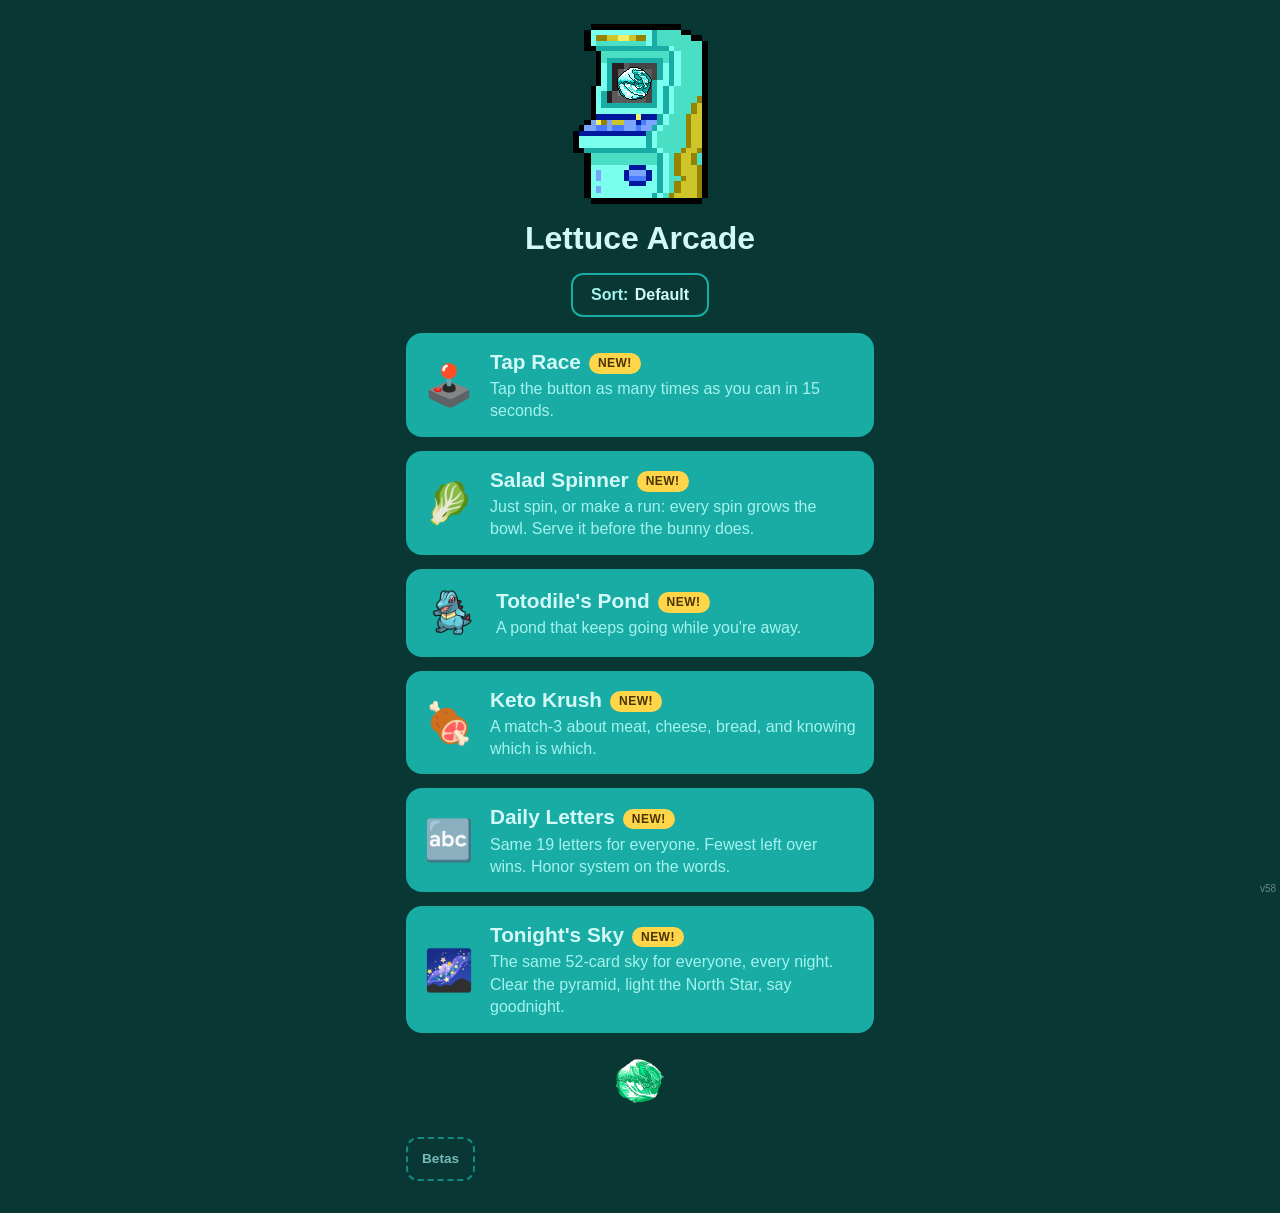
<file: index.html>
<!doctype html>
<html lang="en">
<head>
<meta charset="utf-8">
<meta name="viewport" content="width=device-width, initial-scale=1, viewport-fit=cover">
<title>Lettuce Arcade</title>
<meta name="theme-color" content="#083734">
<meta name="apple-mobile-web-app-capable" content="yes">
<meta name="apple-mobile-web-app-status-bar-style" content="black-translucent">
<link rel="apple-touch-icon" href="/icon-180-bg.png">
<link rel="manifest" href="/manifest.webmanifest">
<link rel="stylesheet" href="/shared/arcade.css">
<style>
  body {
    display: flex;
    justify-content: center;
    /* flex-start, not the default stretch: stretched, main was pinned to the
       viewport height and its content overflowed past its own bottom padding,
       which is why the last tile's edge hid under Safari's toolbar. */
    align-items: flex-start;
  }

  main {
    width: 100%;
    max-width: 500px;
    padding: 24px 16px calc(32px + var(--safe-bottom));
  }

  .lettuce {
    display: block;
    width: 56px;
    height: 56px;
    margin: 20px auto 0;
    padding: 4px;
    border: none;
    border-radius: 50%;
    background: transparent;
    cursor: pointer;
  }
  .lettuce img { display: block; width: 48px; height: 48px; pointer-events: none; }
  @keyframes wiggle {
    0%, 100% { transform: rotate(0); }
    20% { transform: rotate(-14deg) scale(1.08); }
    40% { transform: rotate(12deg) scale(1.08); }
    60% { transform: rotate(-8deg); }
    80% { transform: rotate(6deg); }
  }
  .lettuce.wiggle img { animation: wiggle 600ms ease-in-out; }

  .header-icon {
    display: block;
    width: 180px;
    height: 180px;
    margin: 0 auto 12px;
    border-radius: 16px;
  }

  h1 {
    font-size: 2rem;
    margin-bottom: 12px;
    text-align: center;
  }

  /* One button that cycles the sort order: the whole row is the tap target,
     so a thumb can't miss it. */
  .sort-row {
    display: flex;
    justify-content: center;
    margin-bottom: 16px;
  }
  .sort-btn {
    background: transparent;
    border: 2px solid var(--accent-dim);
    color: var(--fg-dim);
    font-size: 1rem;
    font-weight: 600;
    padding: 10px 18px;
  }
  .sort-btn:active {
    background: var(--accent-dim);
    color: var(--fg);
  }
  .sort-btn .sort-label {
    color: var(--fg);
    margin-left: 0.4em;
  }

  .tile-list {
    list-style: none;
    display: flex;
    flex-direction: column;
    gap: 14px;
  }

  .tile {
    display: flex;
    align-items: center;
    gap: 16px;
    min-height: 88px;
    padding: 14px 18px;
    border-radius: 16px;
    background: var(--bg-elevated);
    color: var(--fg);
    text-decoration: none;
  }

  .tile:active {
    background: var(--accent-dim);
  }

  .tile-emoji {
    font-size: 2.5rem;
    line-height: 1;
    flex-shrink: 0;
  }

  .tile-icon {
    /* Sprite PNGs carry transparent padding, so they need a bigger box than
       the emoji to read at the same visual size. Negative margin keeps the
       row height and text alignment identical to the emoji tiles. */
    width: 108px;
    height: 108px;
    margin: -26px;
    flex-shrink: 0;
    object-fit: contain;
  }

  .tile-title {
    font-size: 1.3rem;
    font-weight: 700;
  }

  /* A never-played game gets an inviting tag beside its title, so under
     "Most played" a zero reads as "try me", not as the loser at the bottom. */
  .tag-new {
    display: inline-block;
    vertical-align: 0.15em;
    margin-left: 8px;
    padding: 2px 9px;
    border-radius: 999px;
    background: #ffd54a;
    color: #4a3300;
    font-size: 0.75rem;
    font-weight: 800;
    letter-spacing: 0.04em;
    text-transform: uppercase;
    white-space: nowrap;
  }

  .tile-blurb {
    font-size: 1rem;
    color: var(--fg-dim);
    margin-top: 2px;
  }

  /* The trophy shelf: each game's own one-line brag, then the play count. */
  .tile-plays {
    font-size: 0.85rem;
    color: var(--fg-dim);
    opacity: 0.85;
    margin-top: 4px;
  }
  .tile-plays .brag {
    color: #ffd54a;
    font-weight: 700;
    opacity: 1;
  }
  .tile-plays .sep { opacity: 0.5; margin: 0 5px; }

  /* The 📊 in the corner: lifetime stats for that game, without opening it.
     It sits on the <li>, not inside the link, so a tap on it never counts
     as a tap on the tile. The tile leaves it room on the right. */
  .tile-list li { position: relative; }
  .tile.has-stats { padding-right: 56px; }
  .tile-stats {
    position: absolute;
    top: 4px;
    right: 4px;
    width: 44px;
    height: 44px;
    min-height: 44px;
    padding: 0;
    border-radius: 12px;
    background: transparent;
    font-size: 1.2rem;
    line-height: 1;
    opacity: 0.8;
  }
  .tile-stats:active { background: rgba(0, 0, 0, 0.25); }

  /* Beta games: unfinished, playable by anyone, tucked behind one quiet
     button in the bottom-left corner, below the lettuce, so it reads as a
     footnote rather than an invitation. */
  .beta-row {
    display: flex;
    justify-content: flex-start;
    margin-top: 28px;
  }
  .beta-btn {
    background: transparent;
    border: 2px dashed var(--accent-dim);
    color: var(--fg-dim);
    font-size: 0.85rem;
    font-weight: 600;
    padding: 10px 14px;
    opacity: 0.7;
  }
  .beta-btn:active {
    background: var(--accent-dim);
    color: var(--fg);
  }
  .beta-section {
    margin-top: 16px;
  }
  .beta-note {
    text-align: center;
    color: var(--fg-dim);
    font-size: 0.9rem;
    margin-bottom: 12px;
  }
  .tile.beta {
    border: 2px dashed var(--accent-dim);
    background: transparent;
  }
  .tag-beta {
    background: var(--accent-dim);
    color: var(--fg);
  }

  .empty, .error {
    text-align: center;
    color: var(--fg-dim);
    padding: 24px;
  }
</style>
</head>
<body>
<main>
  <img class="header-icon" src="/icon-180.png" alt="" width="180" height="180">
  <h1>Lettuce Arcade</h1>
  <div class="sort-row">
    <button class="btn sort-btn" id="sort-btn" type="button" aria-live="polite"><span>Sort:</span><span class="sort-label"></span></button>
  </div>
  <ul class="tile-list" id="tile-list" aria-live="polite"></ul>
  <button class="lettuce" id="lettuce" aria-label="Lettuce"><img src="/lettuce-192.png" alt="" width="48" height="48"></button>
  <div class="beta-row" id="beta-row" hidden>
    <button class="btn beta-btn" id="beta-btn" type="button" aria-expanded="false" aria-controls="beta-section">Betas</button>
  </div>
  <section class="beta-section" id="beta-section" hidden>
    <p class="beta-note">These games are broken. Don’t play. I can’t stop you.</p>
    <ul class="tile-list" id="beta-list"></ul>
  </section>
</main>
<script src="/shared/arcade.js"></script>
<script>
  (function () {
    var list = document.getElementById("tile-list");

    // The lettuce at the bottom does one thing: wiggles when tapped.
    var lettuce = document.getElementById("lettuce");
    lettuce.addEventListener("click", function () {
      lettuce.classList.remove("wiggle");
      void lettuce.offsetWidth; // restart the animation on rapid taps
      lettuce.classList.add("wiggle");
    });
    lettuce.addEventListener("animationend", function () { lettuce.classList.remove("wiggle"); });

    // ---- sorting ----
    //
    // games.json order is the hand-picked default. Every comparator breaks
    // ties on that order (index `i`), so the list never jitters between
    // visits and old Safari's unstable sort can't reshuffle equal entries.
    var SORTS = [
      { id: "default", label: "Default", cmp: function (a, b) { return a.i - b.i; } },
      { id: "title", label: "A to Z", cmp: function (a, b) {
        return (a.title || "").localeCompare(b.title || "") || a.i - b.i;
      } },
      { id: "most", label: "Most played", cmp: function (a, b) { return b.plays - a.plays || a.i - b.i; } },
      { id: "least", label: "Least played", cmp: function (a, b) { return a.plays - b.plays || a.i - b.i; } }
    ];

    var sortBtn = document.getElementById("sort-btn");
    var sortLabel = sortBtn.querySelector(".sort-label");
    var sortIndex = 0;
    var savedSort = Arcade.load("sort", "default");
    SORTS.forEach(function (s, i) { if (s.id === savedSort) sortIndex = i; });

    var games = [];
    var betaGames = [];

    function playsText(n) {
      return n === 1 ? "1 play" : n + " plays";
    }

    function render() {
      var sort = SORTS[sortIndex];
      sortLabel.textContent = sort.label;

      var counts = Arcade.playCounts();
      var rows = games.map(function (game, i) {
        return { game: game, i: i, title: game.title || game.slug, plays: counts[game.slug] || 0 };
      });
      rows.sort(sort.cmp);

      list.innerHTML = "";
      if (rows.length === 0) list.innerHTML = '<li class="empty">No games yet.</li>';
      rows.forEach(function (row) { list.appendChild(tile(row, false)); });
    }

    // Beta tiles keep games.json order, never sort, and never show a play
    // count: Arcade.boot skips the tally for any slug the index flagged as
    // beta, so a game graduates to the main list still wearing "New!".
    function renderBeta() {
      betaList.innerHTML = "";
      betaGames.forEach(function (game, i) {
        betaList.appendChild(tile({ game: game, i: i, title: game.title || game.slug, plays: 0 }, true));
      });
    }

    function tile(row, isBeta) {
      var game = row.game;
      var li = document.createElement("li");
      var a = document.createElement("a");
      a.className = isBeta ? "tile beta" : "tile";
      a.href = "/games/" + encodeURIComponent(game.slug) + "/";

      // A game may supply `icon` (a file inside its own folder) instead of
      // an emoji. `emoji` stays the fallback for everything else.
      var emoji;
      if (game.icon) {
        emoji = document.createElement("img");
        emoji.className = "tile-icon";
        emoji.src = "/games/" + encodeURIComponent(game.slug) + "/" + encodeURIComponent(game.icon);
        emoji.alt = "";
        emoji.width = 56;
        emoji.height = 56;
        emoji.loading = "lazy";
      } else {
        emoji = document.createElement("div");
        emoji.className = "tile-emoji";
        emoji.textContent = game.emoji || "🎮";
      }
      emoji.setAttribute("aria-hidden", "true");

      var text = document.createElement("div");
      var title = document.createElement("div");
      title.className = "tile-title";
      title.textContent = row.title;
      var tag = document.createElement("span");
      if (isBeta) {
        tag.className = "tag-new tag-beta";
        tag.textContent = "Beta";
        title.appendChild(tag);
      } else if (row.plays === 0) {
        tag.className = "tag-new";
        tag.textContent = "New!";
        title.appendChild(tag);
      }
      var blurb = document.createElement("div");
      blurb.className = "tile-blurb";
      blurb.textContent = game.blurb || "";
      text.appendChild(title);
      text.appendChild(blurb);
      var brag = Arcade.bragFor(game.slug);
      if (row.plays > 0 || brag) {
        var plays = document.createElement("div");
        plays.className = "tile-plays";
        if (brag) {
          var b = document.createElement("span");
          b.className = "brag";
          b.textContent = brag;
          plays.appendChild(b);
        }
        if (row.plays > 0) {
          if (brag) {
            var sep = document.createElement("span");
            sep.className = "sep";
            sep.textContent = "·";
            plays.appendChild(sep);
          }
          plays.appendChild(document.createTextNode(playsText(row.plays)));
        }
        text.appendChild(plays);
      }

      a.appendChild(emoji);
      a.appendChild(text);
      li.appendChild(a);

      var stats = Arcade.statsFor(game.slug);
      if (stats) {
        a.classList.add("has-stats");
        var sb = document.createElement("button");
        sb.type = "button";
        sb.className = "btn tile-stats";
        sb.textContent = "📊";
        sb.setAttribute("aria-label", game.title + " stats");
        sb.addEventListener("click", function (e) {
          e.preventDefault();
          Arcade.statsSheet(game.title, stats);
        });
        li.appendChild(sb);
      }
      return li;
    }

    sortBtn.addEventListener("click", function () {
      sortIndex = (sortIndex + 1) % SORTS.length;
      Arcade.save("sort", SORTS[sortIndex].id);
      render();
    });

    // ---- beta games ----
    //
    // The toggle remembers its state, so a playtest loop (play, back, play
    // again) doesn't cost a tap each time.
    var betaRow = document.getElementById("beta-row");
    var betaBtn = document.getElementById("beta-btn");
    var betaSection = document.getElementById("beta-section");
    var betaList = document.getElementById("beta-list");
    var betaOpen = Arcade.load("beta-open", false) === true;

    function updateBeta() {
      betaRow.hidden = betaGames.length === 0;
      betaSection.hidden = !betaOpen || betaGames.length === 0;
      betaBtn.setAttribute("aria-expanded", betaOpen ? "true" : "false");
      betaBtn.textContent = betaOpen ? "Hide betas" : "Betas";
    }

    betaBtn.addEventListener("click", function () {
      betaOpen = !betaOpen;
      Arcade.save("beta-open", betaOpen);
      updateBeta();
    });

    fetch("/games.json")
      .then(function (res) {
        if (!res.ok) throw new Error("failed to load games.json");
        return res.json();
      })
      .then(function (loaded) {
        if (!Array.isArray(loaded) || loaded.length === 0) {
          list.innerHTML = '<li class="empty">No games yet.</li>';
          return;
        }
        games = loaded.filter(function (g) { return !g.beta; });
        betaGames = loaded.filter(function (g) { return g.beta === true; });
        Arcade.setBetaSlugs(betaGames.map(function (g) { return g.slug; }));
        render();
        renderBeta();
        updateBeta();
      })
      .catch(function () {
        list.innerHTML = '<li class="error">Could not load the game list.</li>';
      });
  })();
</script>
</body>
</html>
</file>
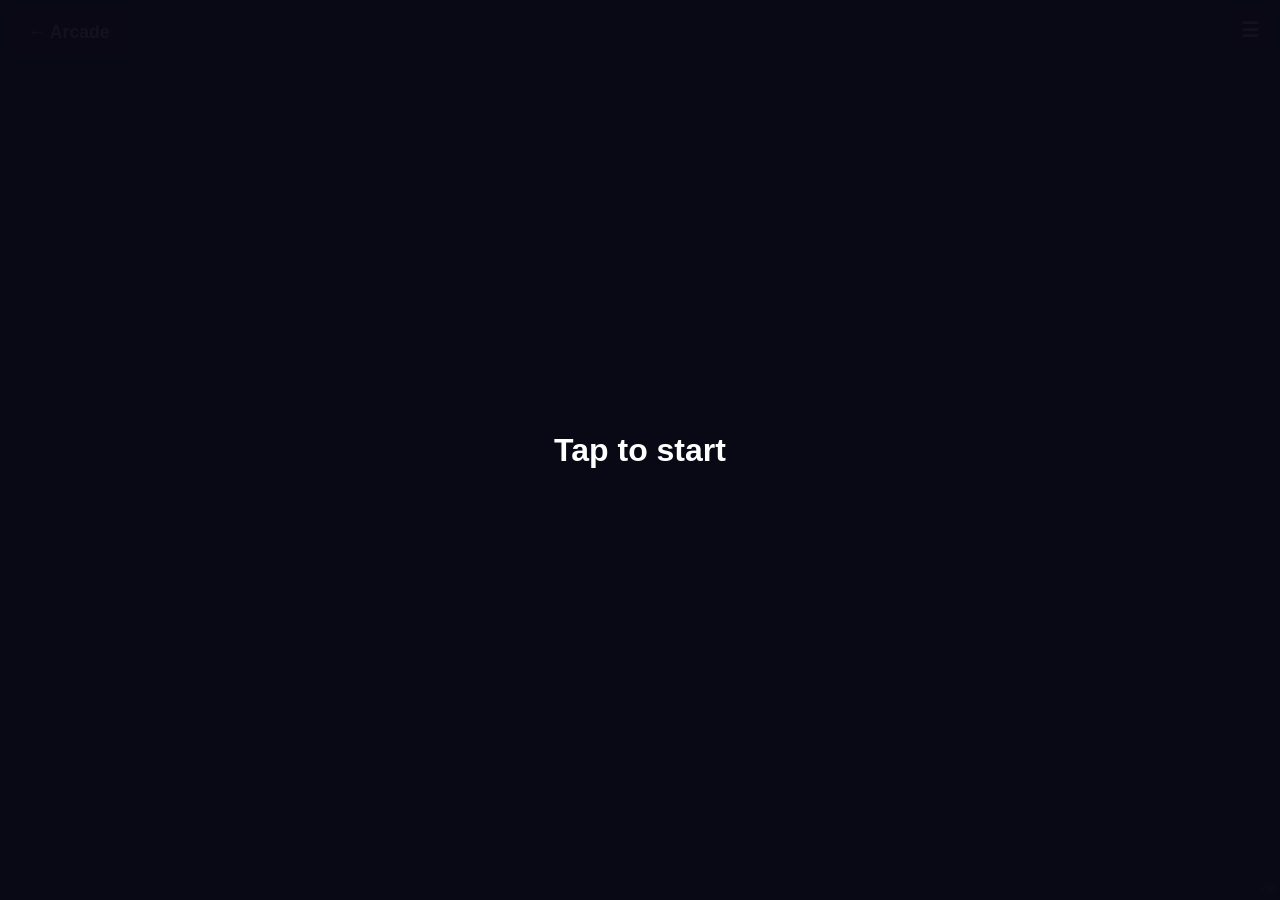
<file: games/daily-letters/index.html>
<!doctype html>
<html lang="en">
<head>
<meta charset="utf-8">
<meta name="viewport" content="width=device-width, initial-scale=1, maximum-scale=1, user-scalable=no, viewport-fit=cover">
<title>Daily Letters — Lettuce Arcade</title>
<meta name="theme-color" content="#083734">
<link rel="stylesheet" href="/shared/arcade.css">
<style>
  [hidden] { display: none !important; }

  main {
    width: 100%;
    max-width: 420px;
    margin: 0 auto;
    padding: 8px 8px calc(20px + var(--safe-bottom));
    display: flex;
    flex-direction: column;
    gap: 10px;
  }

  /* ---- header ---- */
  .top {
    display: flex;
    align-items: center;
    gap: 8px;
    min-height: 44px;
    padding-left: 136px; /* room for the fixed back button */
    padding-right: 52px; /* room for the fixed ☰ menu, which holds How to play */
  }
  .top .date { color: var(--fg-dim); font-size: 0.95rem; white-space: nowrap; min-width: 0; overflow: hidden; text-overflow: ellipsis; }
  .top .sub { display: block; font-size: 0.7rem; opacity: 0.7; line-height: 1; overflow: hidden; text-overflow: ellipsis; }
  .top .streak { font-size: 0.9rem; white-space: nowrap; }
  .top .leftRead { margin-left: auto; font-weight: 700; white-space: nowrap; }
  .top .leftRead b { font-size: 1.4rem; }
  .info {
    width: 44px; height: 44px; border-radius: 50%; flex: none;
    border: 2px solid var(--fg-dim); background: transparent;
    color: var(--fg); font-weight: 700; font-size: 1.1rem;
  }

  .pill {
    align-self: center;
    background: #b7791f; color: #fff;
    font-size: 0.85rem; font-weight: 600;
    padding: 4px 12px; border-radius: 999px;
    margin-top: -4px;
  }

  /* ---- board ---- */
  .board {
    display: grid;
    grid-template-columns: repeat(8, 1fr);
    grid-template-rows: repeat(8, 1fr);
    gap: 2px;
    width: 100%;
    aspect-ratio: 1;
    background: rgba(0, 0, 0, 0.28);
    padding: 3px;
    border-radius: 10px;
  }
  .cell {
    border: none; border-radius: 5px; padding: 0;
    background: rgba(255, 255, 255, 0.07);
    color: #2b1d0e; font-weight: 800; font-size: 1.3rem;
    display: flex; align-items: center; justify-content: center;
    touch-action: manipulation;
  }
  .cell.filled {
    background: #f6e7c1;
    box-shadow: inset 0 -3px 0 rgba(0, 0, 0, 0.18);
  }
  .board.placing .cell:not(.filled) { background: rgba(74, 222, 197, 0.2); }
  .cell.filled:active { transform: scale(0.94); }

  /* ---- rarity dots (rack tiles + placed cells) ---- */
  .tile, .cell.filled { position: relative; }
  .tile::after, .cell.filled::after {
    content: ""; position: absolute; left: 50%; bottom: 5px;
    transform: translateX(-50%);
    height: 3px;
    background: radial-gradient(circle, rgba(43, 29, 14, 0.38) 1.3px, transparent 1.6px) 0 0 / 5px 3px repeat-x;
    pointer-events: none;
  }
  [data-dots="1"]::after { width: 5px; }
  [data-dots="2"]::after { width: 10px; }
  [data-dots="3"]::after { width: 15px; }
  [data-dots="4"]::after { width: 20px; }

  /* ---- board tools (shift + clear) ---- */
  .tools { display: flex; gap: 6px; justify-content: center; align-items: center; }
  .tools .tool {
    width: 44px; height: 44px; border-radius: 10px; padding: 0;
    background: rgba(255, 255, 255, 0.12); color: var(--fg);
    border: none; font-size: 1.2rem; font-weight: 700;
    touch-action: manipulation;
  }
  .tools .tool:active { background: rgba(255, 255, 255, 0.22); }
  .tools .tool:disabled { opacity: 0.3; }
  .tools .spacer { width: 12px; }
  .tools .tool.clear { width: auto; padding: 0 14px; font-size: 0.95rem; }

  /* ---- runs list ---- */
  .runs {
    min-height: 1.5em;
    text-align: center;
    color: var(--fg-dim);
    font-size: 0.95rem;
    letter-spacing: 0.06em;
    line-height: 1.5;
  }
  .runs .w { color: var(--fg); font-weight: 600; }
  .runs .two { color: #c0392b; font-weight: 600; text-decoration: line-through; }
  .runs .sep { opacity: 0.4; margin: 0 4px; }
  .runs .none { opacity: 0.55; }

  /* ---- rack ---- */
  .rack {
    display: flex; flex-wrap: wrap; gap: 5px;
    justify-content: center;
    min-height: 48px;
  }
  .tile {
    width: 44px; height: 44px; border-radius: 6px; padding: 0;
    background: #f6e7c1; color: #2b1d0e;
    font-weight: 800; font-size: 1.35rem;
    border: 2px solid transparent;
    box-shadow: inset 0 -3px 0 rgba(0, 0, 0, 0.18);
    transition: transform 0.12s ease-out;
  }
  .tile.sel {
    border-color: var(--accent);
    transform: translateY(-6px);
    box-shadow: 0 8px 14px rgba(0, 0, 0, 0.45);
  }
  .rack .empty { color: var(--fg-dim); font-size: 0.95rem; align-self: center; }

  /* ---- actions ---- */
  .actions { display: flex; gap: 8px; }
  .actions .btn { flex: 1; padding-left: 12px; padding-right: 12px; }
  .btn.ghost { background: rgba(255, 255, 255, 0.12); flex: 0 0 auto; }
  .btn.ghost:active { background: rgba(255, 255, 255, 0.2); }
  .hint { text-align: center; color: var(--fg-dim); font-size: 0.85rem; min-height: 1.3em; }
  .link {
    background: none; border: none; color: var(--fg-dim);
    text-decoration: underline; font-size: 0.95rem;
    min-height: 44px; align-self: center; padding: 0 12px;
  }
  .links { display: flex; justify-content: center; gap: 8px; flex-wrap: wrap; }

  @keyframes pulse {
    0%, 100% { box-shadow: 0 0 0 0 rgba(74, 222, 197, 0.7); }
    50% { box-shadow: 0 0 0 12px rgba(74, 222, 197, 0); }
  }
  .btn.pulse { animation: pulse 1.4s ease-out infinite; }

  /* ---- sheets ---- */
  .sheet {
    position: fixed; inset: 0; z-index: 9000;
    background: rgba(0, 0, 0, 0.62);
    display: flex; align-items: flex-end; justify-content: center;
  }
  .panel {
    width: 100%; max-width: 480px; max-height: 88vh; overflow-y: auto;
    background: var(--bg);
    border-radius: 18px 18px 0 0;
    padding: 20px 20px calc(20px + var(--safe-bottom));
    display: flex; flex-direction: column; gap: 12px;
  }
  .panel h2 { font-size: 1.4rem; }
  .panel p, .panel li { font-size: 0.98rem; color: var(--fg); }
  .panel ul { padding-left: 20px; display: flex; flex-direction: column; gap: 4px; }
  .panel label { font-size: 0.9rem; color: var(--fg-dim); }
  .panel input {
    width: 100%; min-height: 44px; padding: 8px 12px;
    border-radius: 10px; border: 2px solid var(--accent-dim);
    background: rgba(0, 0, 0, 0.25); color: var(--fg); font-size: 1.1rem;
  }
  .panel .row { display: flex; gap: 8px; }
  .panel .row .btn { flex: 1; }

  /* ---- share card ---- */
  .card {
    background: #052926;
    border: 1px solid rgba(255, 255, 255, 0.08);
    border-radius: 18px;
    padding: 16px 14px 14px;
    display: flex; flex-direction: column; align-items: center; gap: 10px;
    margin-top: 48px;
  }
  .card-top {
    width: 100%; display: flex; justify-content: space-between; align-items: baseline;
    font-size: 0.95rem; color: var(--fg-dim);
  }
  .card-top .who { color: var(--fg); font-weight: 700; }
  .cboard { display: grid; gap: 2px; padding: 3px; background: rgba(0,0,0,0.28); border-radius: 8px; }
  .ccell {
    width: var(--cs); height: var(--cs); border-radius: 4px;
    background: rgba(255, 255, 255, 0.07);
    display: flex; align-items: center; justify-content: center;
    color: #2b1d0e; font-weight: 800; font-size: calc(var(--cs) * 0.55);
  }
  .ccell.filled { background: #f6e7c1; box-shadow: inset 0 -2px 0 rgba(0,0,0,0.18); }
  .card-runs { text-align: center; color: var(--fg-dim); font-size: 0.95rem; letter-spacing: 0.06em; line-height: 1.5; }
  .card-runs .w { color: var(--fg); font-weight: 600; }
  .card-runs .two { opacity: 0.55; }
  .card-runs .none { opacity: 0.55; }
  .card-runs .sep { opacity: 0.4; margin: 0 4px; }
  .card-score { font-size: 2rem; font-weight: 900; letter-spacing: 0.02em; margin-top: 4px; }
  .card-score.clean { color: var(--accent); }
  .card-score.gold { color: #ffe066; }
  .card-score.dim { color: var(--fg-dim); }
  .card-stats, .card-streak { font-size: 0.95rem; color: var(--fg-dim); }
  .card-streak { font-size: 0.9rem; }

  /* The last seven dailies, oldest first, today on the right. */
  .card-week { display: flex; align-items: center; gap: 6px; font-size: 0.85rem; color: var(--fg-dim); margin-top: 2px; }
  .card-week .lbl { margin-right: 4px; }
  .card-week .d {
    min-width: 26px; height: 26px; padding: 0 4px; border-radius: 6px;
    display: inline-flex; align-items: center; justify-content: center;
    background: rgba(255, 255, 255, 0.07); color: var(--fg); font-weight: 700; font-size: 0.85rem;
  }
  .card-week .d.clean { background: rgba(74, 222, 197, 0.25); color: var(--accent); }
  .card-week .d.none { color: rgba(255, 255, 255, 0.25); font-weight: 400; }
  .card-week .d.today { box-shadow: 0 0 0 2px var(--accent); }

  @keyframes flipIn { 0% { transform: rotateY(90deg); opacity: 0; } 100% { transform: none; opacity: 1; } }
  .ccell.filled.anim { animation: flipIn 0.28s ease-out both; }
  @keyframes fadeUp { from { opacity: 0; transform: translateY(6px); } to { opacity: 1; transform: none; } }
  .anim-fade { animation: fadeUp 0.3s ease-out both; }
  @keyframes stamp { 0% { transform: scale(2); opacity: 0; } 60% { transform: scale(0.95); opacity: 1; } 100% { transform: none; } }
  .anim-stamp { animation: stamp 0.45s cubic-bezier(0.2, 0.9, 0.3, 1.2) both; }

  .confetti {
    position: fixed; top: 60vh; width: 8px; height: 14px; border-radius: 2px;
    z-index: 9500; pointer-events: none;
    animation: fall 2.8s linear forwards;
  }
  @keyframes fall { from { opacity: 0; } 10% { opacity: 1; } to { transform: translateY(50vh) rotate(720deg); opacity: 0.85; } }

  @media (prefers-reduced-motion: reduce) {
    .anim, .anim-fade, .anim-stamp, .ccell.filled.anim, .btn.pulse, .confetti { animation: none !important; }
  }

  #copyArea {
    position: fixed; left: -9999px; top: 0; opacity: 0;
    font-family: ui-monospace, Menlo, Consolas, monospace; font-size: 15px;
    background: #052926; color: var(--fg); border: 2px solid var(--accent);
    border-radius: 12px; padding: 12px;
  }
  #copyArea.show { left: 5vw; top: 15vh; width: 90vw; height: 40vh; opacity: 1; z-index: 9600; }
</style>
</head>
<body>

<main id="play" hidden>
  <header class="top">
    <div class="date"><span id="dateLabel"></span><span class="sub" id="dateSub"></span></div>
    <div class="streak" id="streakPill" hidden>🔥 <span id="streakNum"></span></div>
    <div class="leftRead"><b id="leftNum">19</b> left</div>
  </header>
  <div class="pill" id="groupsPill" hidden></div>
  <div class="board" id="board" role="grid" aria-label="Board"></div>
  <div class="tools">
    <button class="tool" id="shiftL" aria-label="Shift board left">◀</button>
    <button class="tool" id="shiftU" aria-label="Shift board up">▲</button>
    <button class="tool" id="shiftD" aria-label="Shift board down">▼</button>
    <button class="tool" id="shiftR" aria-label="Shift board right">▶</button>
    <span class="spacer"></span>
    <button class="tool clear" id="clearBtn">Clear</button>
  </div>
  <div class="runs" id="runs" aria-live="polite"></div>
  <div class="rack" id="rack" aria-label="Rack"></div>
  <div class="actions">
    <button class="btn ghost" id="shuffleBtn">Shuffle</button>
    <button class="btn ghost" id="newBtn" hidden>New</button>
    <button class="btn" id="commitBtn">Commit · 19 left</button>
  </div>
  <div class="hint" id="hint" aria-live="polite"></div>
  <div class="links"><button class="link" id="modeLinkPlay"></button></div>
</main>

<main id="cardView" hidden>
  <div class="card" id="card">
    <div class="card-top">
      <span>🔤 Daily Letters · <span id="cDate"></span></span>
      <span class="who" id="cName"></span>
    </div>
    <div class="cboard" id="cBoard"></div>
    <div class="card-runs" id="cRuns"></div>
    <div class="card-score" id="cScore"></div>
    <div class="card-stats" id="cStats"></div>
    <div class="card-streak" id="cStreak"></div>
    <div class="card-week" id="cWeek" hidden></div>
  </div>
  <div class="actions">
    <button class="btn" id="shareBtn" hidden>Share</button>
    <button class="btn ghost" id="copyBtn">Copy text</button>
  </div>
  <div class="hint" id="cardHint"></div>
  <div class="links">
    <button class="link" id="reopenBtn">Reopen board</button>
    <button class="link" id="newLinkCard" hidden>New puzzle</button>
    <button class="link" id="modeLinkCard"></button>
  </div>
</main>

<div class="sheet" id="howto" hidden>
  <div class="panel">
    <h2>🔤 Daily Letters</h2>
    <p>Everyone gets the same 19 letters today. Weave as many as you can into one crossword. Fewest tiles left wins.</p>
    <ul>
      <li>Words read left-to-right or top-to-bottom, 3+ letters. Two letters side by side is a run too, so no 2-letter runs anywhere.</li>
      <li>Everything must connect. The game checks both of those before you can commit.</li>
      <li>No names, no abbreviations. The game doesn't check words. <b>Honor system.</b> Every run on your board is listed on your card, so what you spelled is there for anyone to see.</li>
      <li>Tap a rack tile, then tap a square. Tap a placed tile to pick it up. The arrows slide the whole board.</li>
      <li>Dots under a letter mark how rare it is. More dots, harder to place.</li>
      <li><b>Commit</b> makes your card. You can reopen and re-commit as often as you like.</li>
      <li>Done with today's? <b>Free play</b> deals fresh racks all day long.</li>
    </ul>
    <label for="nameInput">Your name (goes on your card)</label>
    <input id="nameInput" type="text" maxlength="16" autocomplete="off" autocapitalize="words" placeholder="Player">
    <div class="row"><button class="btn" id="howtoDone">Let's play</button></div>
  </div>
</div>

<div class="sheet" id="confirm" hidden>
  <div class="panel">
    <h2 id="confirmTitle"></h2>
    <p id="confirmText"></p>
    <div class="row">
      <button class="btn ghost" id="confirmNo">Cancel</button>
      <button class="btn" id="confirmYes">OK</button>
    </div>
  </div>
</div>

<textarea id="copyArea" aria-hidden="true" tabindex="-1" readonly></textarea>

<script src="/shared/arcade.js"></script>
<script>
(function () {
  "use strict";

  Arcade.backButton();

  // ---- constants ---------------------------------------------------------

  var SIZE = 8;
  var TILES = 19;
  var VOWEL_COUNT = 6;
  var MAX_DUP = 3;
  var VOWELS = { E: 12.7, A: 8.2, O: 7.5, I: 7.0, U: 2.8 };
  var CONSONANTS = {
    T: 9.1, N: 6.7, S: 6.3, H: 6.1, R: 6.0, D: 4.3, L: 4.0, C: 2.8, M: 2.4,
    W: 2.4, F: 2.2, G: 2.0, Y: 2.0, P: 1.9, B: 1.5, V: 1.0, K: 0.8,
    J: 0.2, X: 0.2, Z: 0.1
  };
  // Rarity dots, hand-picked by how often a letter appears in dictionary words
  // (not running text). Purely informational; no points attached.
  var DOTS = {
    E: 1, A: 1, I: 1, O: 1, S: 1, R: 1, N: 1, T: 1, L: 1,
    U: 2, D: 2, C: 2, M: 2, P: 2, H: 2, G: 2,
    B: 3, Y: 3, F: 3, K: 3, W: 3, V: 3,
    J: 4, X: 4, Z: 4, Q: 4
  };

  var reducedMotion = window.matchMedia && window.matchMedia("(prefers-reduced-motion: reduce)").matches;

  // ---- dates -------------------------------------------------------------

  function dateKey(d) {
    return d.getFullYear() + "-" + String(d.getMonth() + 1).padStart(2, "0") + "-" + String(d.getDate()).padStart(2, "0");
  }
  function yesterdayKey() {
    var d = new Date();
    d.setDate(d.getDate() - 1);
    return dateKey(d);
  }
  function prettyDate(key) {
    var p = key.split("-");
    var d = new Date(+p[0], +p[1] - 1, +p[2]);
    try { return d.toLocaleDateString(undefined, { month: "short", day: "numeric" }); }
    catch (e) { return key; }
  }

  // ---- seeded rack -------------------------------------------------------

  function weightedPick(rng, table) {
    var keys = Object.keys(table), total = 0, i;
    for (i = 0; i < keys.length; i++) total += table[keys[i]];
    var r = rng() * total;
    for (i = 0; i < keys.length; i++) {
      r -= table[keys[i]];
      if (r <= 0) return keys[i];
    }
    return keys[keys.length - 1];
  }

  function drawRack(seedString) {
    var rng = Arcade.seededRandom(seedString);
    var counts = {}, out = [], i;
    function draw(table) {
      var L, guard = 0;
      do { L = weightedPick(rng, table); guard++; } while ((counts[L] || 0) >= MAX_DUP && guard < 50);
      counts[L] = (counts[L] || 0) + 1;
      out.push(L);
    }
    for (i = 0; i < VOWEL_COUNT; i++) draw(VOWELS);
    for (i = 0; i < TILES - VOWEL_COUNT; i++) draw(CONSONANTS);
    for (i = out.length - 1; i > 0; i--) {
      var j = Math.floor(rng() * (i + 1));
      var t = out[i]; out[i] = out[j]; out[j] = t;
    }
    return out;
  }

  function freshSeed() {
    return "free:" + Date.now().toString(36) + ":" + Math.floor(Math.random() * 1e9).toString(36);
  }

  // ---- profile -----------------------------------------------------------

  var today = Arcade.dailySeed();

  var profile = Arcade.load("profile", null);
  if (!profile || typeof profile !== "object") profile = {};
  if (typeof profile.name !== "string") profile.name = "";
  if (!profile.streak) profile.streak = { lastCommitDate: "", days: 0, clean: 0 };
  profile.seenHowToPlay = !!profile.seenHowToPlay;
  profile.mode = profile.mode === "free" ? "free" : "daily";
  profile.freeCount = profile.freeCount | 0;
  profile.played = profile.played | 0;       // daily boards committed, ever
  profile.cleanDays = profile.cleanDays | 0; // of those, clean racks
  profile.bestStreak = profile.bestStreak | 0;
  // date key -> tiles left, for the week strip on the card. Pruned to 14.
  if (!profile.history || typeof profile.history !== "object") profile.history = {};
  function persistProfile() { Arcade.save("profile", profile); }

  function updateBrag() {
    var s = currentStreak();
    if (s.days > profile.bestStreak) { profile.bestStreak = s.days; persistProfile(); }
    if (profile.played > 0 || profile.freeCount > 0) {
      Arcade.stats([
        ["Current streak", s.days + " day" + (s.days === 1 ? "" : "s")],
        ["Best streak", profile.bestStreak + " day" + (profile.bestStreak === 1 ? "" : "s")],
        ["Daily boards played", profile.played],
        ["Clean racks", profile.cleanDays],
        ["Free racks dealt", profile.freeCount]
      ]);
    } else Arcade.stats(null);
    if (s.days > 0) {
      Arcade.brag("🔥 " + s.days + "-day streak" + (s.clean > 0 ? " · " + s.clean + " clean" : ""));
    } else if (Object.prototype.hasOwnProperty.call(profile.history, today)) {
      var left = profile.history[today];
      Arcade.brag("Today: " + (left === 0 ? "✨ clean rack" : left + " left"));
    } else {
      Arcade.brag("");
    }
  }

  // ---- mode + board state ------------------------------------------------
  // Two independent boards live in storage: "state" is today's daily
  // (discarded when the date changes) and "free" is the current free-play
  // puzzle (kept until the player deals a new one).

  var mode = profile.mode;
  var state = null;   // the active board's persisted object
  var rack = [];      // the active board's 19 letters
  var grid = [];      // grid[r][c] = tile index or -1
  var pos = [];       // pos[i] = {r, c} or null
  var order = [];     // rack display order (all tile indices)
  var seq = [];       // seq[i] = placement counter, for the ceremony order
  var seqCounter = 0;
  var selected = -1;

  function storageKey() { return mode === "free" ? "free" : "state"; }
  function isDaily() { return mode === "daily"; }

  function newState(seed) {
    return { date: today, seed: seed, placed: [], order: null, seq: null, committed: false, streakBase: null };
  }

  function loadBoard() {
    var s = Arcade.load(storageKey(), null);
    if (isDaily()) {
      if (!s || s.date !== today) s = newState("daily-letters:" + today);
      s.seed = "daily-letters:" + today;
    } else {
      if (!s || typeof s.seed !== "string") s = newFreeState();
    }
    state = s;
    rack = drawRack(state.seed);
    state.rack = rack;

    var r, c, i;
    grid = []; pos = []; seq = []; order = []; seqCounter = 0; selected = -1;
    for (r = 0; r < SIZE; r++) { grid.push([]); for (c = 0; c < SIZE; c++) grid[r].push(-1); }
    for (i = 0; i < TILES; i++) { pos.push(null); seq.push(0); }

    (state.placed || []).forEach(function (p) {
      if (!p || typeof p.i !== "number" || p.i < 0 || p.i >= TILES) return;
      if (rack[p.i] !== p.letter) return;
      if (p.row < 0 || p.row >= SIZE || p.col < 0 || p.col >= SIZE) return;
      if (grid[p.row][p.col] !== -1 || pos[p.i]) return;
      grid[p.row][p.col] = p.i;
      pos[p.i] = { r: p.row, c: p.col };
    });
    if (Array.isArray(state.seq) && state.seq.length === TILES) {
      seq = state.seq.slice();
      seqCounter = Math.max.apply(null, seq.concat([0]));
    }
    if (Array.isArray(state.order) && state.order.length === TILES) {
      order = state.order.slice();
    } else {
      for (i = 0; i < TILES; i++) order.push(i);
    }
  }

  function persist() {
    state.placed = [];
    for (var t = 0; t < TILES; t++) {
      if (pos[t]) state.placed.push({ i: t, letter: rack[t], row: pos[t].r, col: pos[t].c });
    }
    state.order = order.slice();
    state.seq = seq.slice();
    Arcade.save(storageKey(), state);
  }

  function switchMode(next) {
    if (next === mode) return;
    persist();
    mode = next;
    profile.mode = mode;
    persistProfile();
    loadBoard();
    showActiveView(false);
  }

  function newFreeState() {
    profile.freeCount++;
    persistProfile();
    return newState(freshSeed());
  }

  function dealFreePuzzle() {
    state = newFreeState();
    Arcade.save("free", state);
    loadBoard();
    showActiveView(false);
    flashHint("Fresh rack dealt");
  }

  // ---- analysis ----------------------------------------------------------

  function analyze() {
    var runs = [], placed = 0, t, rr, cc, start, word;
    for (rr = 0; rr < SIZE; rr++) {
      cc = 0;
      while (cc < SIZE) {
        if (grid[rr][cc] >= 0) {
          start = cc; word = "";
          while (cc < SIZE && grid[rr][cc] >= 0) { word += rack[grid[rr][cc]]; cc++; }
          if (cc - start >= 2) runs.push(word);
        } else cc++;
      }
    }
    for (cc = 0; cc < SIZE; cc++) {
      rr = 0;
      while (rr < SIZE) {
        if (grid[rr][cc] >= 0) {
          start = rr; word = "";
          while (rr < SIZE && grid[rr][cc] >= 0) { word += rack[grid[rr][cc]]; rr++; }
          if (rr - start >= 2) runs.push(word);
        } else rr++;
      }
    }
    for (t = 0; t < TILES; t++) if (pos[t]) placed++;

    var seen = {}, groups = 0, stack, key, cur, d, DIRS = [[1, 0], [-1, 0], [0, 1], [0, -1]];
    for (rr = 0; rr < SIZE; rr++) for (cc = 0; cc < SIZE; cc++) {
      if (grid[rr][cc] < 0 || seen[rr + "," + cc]) continue;
      groups++;
      stack = [[rr, cc]]; seen[rr + "," + cc] = true;
      while (stack.length) {
        cur = stack.pop();
        for (d = 0; d < 4; d++) {
          var nr = cur[0] + DIRS[d][0], nc = cur[1] + DIRS[d][1];
          key = nr + "," + nc;
          if (nr < 0 || nr >= SIZE || nc < 0 || nc >= SIZE || grid[nr][nc] < 0 || seen[key]) continue;
          seen[key] = true; stack.push([nr, nc]);
        }
      }
    }

    var longest = 0, words = 0, shorts = 0;
    runs.forEach(function (w) { if (w.length > longest) longest = w.length; if (w.length >= 3) words++; else shorts++; });

    // A board can only be committed when every placed tile touches every
    // other (one group) and no run is a 2-letter run. Words themselves are
    // still honor system.
    var legal = placed > 0 && groups === 1 && shorts === 0;
    return { runs: runs, placed: placed, left: TILES - placed, words: words, longest: longest, groups: groups, shorts: shorts, legal: legal };
  }

  function rawBox() {
    var minR = SIZE, minC = SIZE, maxR = -1, maxC = -1, t;
    for (t = 0; t < TILES; t++) {
      if (!pos[t]) continue;
      if (pos[t].r < minR) minR = pos[t].r;
      if (pos[t].r > maxR) maxR = pos[t].r;
      if (pos[t].c < minC) minC = pos[t].c;
      if (pos[t].c > maxC) maxC = pos[t].c;
    }
    if (maxR < 0) return null;
    return { r0: minR, c0: minC, r1: maxR, c1: maxC };
  }

  // One empty ring around the tiles, but only where it fits on both sides
  // of an axis, so the crop is always centred on the letters.
  function bbox() {
    var b = rawBox();
    if (!b) return { r0: 0, c0: 0, r1: SIZE - 1, c1: SIZE - 1 };
    var pr = (b.r0 > 0 && b.r1 < SIZE - 1) ? 1 : 0;
    var pc = (b.c0 > 0 && b.c1 < SIZE - 1) ? 1 : 0;
    return { r0: b.r0 - pr, c0: b.c0 - pc, r1: b.r1 + pr, c1: b.c1 + pc };
  }

  // Colour band for the score line: clean, near miss, middling, rough.
  function scoreBand(left) { return left === 0 ? "clean" : left <= 4 ? "gold" : left <= 9 ? "" : "dim"; }
  function scoreColor(left) { return { clean: "#4adec5", gold: "#ffe066", "": "#d2f9f7", dim: "#a5f3ef" }[scoreBand(left)]; }

  // ---- streaks (daily only) ----------------------------------------------

  function streakBase() {
    if (state.streakBase) return state.streakBase;
    var s = profile.streak, base;
    if (s.lastCommitDate === yesterdayKey()) base = { days: s.days, clean: s.clean };
    else if (s.lastCommitDate === today) base = { days: Math.max(0, s.days - 1), clean: Math.max(0, s.clean - 1) };
    else base = { days: 0, clean: 0 };
    state.streakBase = base;
    return base;
  }
  function currentStreak() {
    var s = profile.streak;
    if (s.lastCommitDate === today || s.lastCommitDate === yesterdayKey()) return s;
    return { days: 0, clean: 0 };
  }

  // ---- audio -------------------------------------------------------------

  function tone(freq, at, dur, vol) {
    var ctx = Arcade.audioCtx;
    if (!ctx) return;
    try {
      var o = ctx.createOscillator(), g = ctx.createGain();
      o.type = "triangle";
      o.frequency.value = freq;
      g.gain.setValueAtTime(0.0001, at);
      g.gain.exponentialRampToValueAtTime(vol, at + 0.012);
      g.gain.exponentialRampToValueAtTime(0.0001, at + dur);
      o.connect(g); g.connect(ctx.destination);
      o.start(at); o.stop(at + dur + 0.05);
    } catch (e) { /* audio is optional */ }
  }
  function tick() { if (Arcade.audioCtx) tone(920, Arcade.audioCtx.currentTime, 0.05, 0.06); }
  function lift() { if (Arcade.audioCtx) tone(640, Arcade.audioCtx.currentTime, 0.05, 0.05); }
  function chime(clean) {
    var ctx = Arcade.audioCtx;
    if (!ctx) return;
    var t = ctx.currentTime;
    if (clean) {
      tone(523.25, t, 0.35, 0.18);
      tone(659.25, t + 0.14, 0.35, 0.18);
      tone(783.99, t + 0.28, 0.7, 0.22);
      tone(1046.5, t + 0.42, 0.9, 0.16);
    } else {
      tone(659.25, t, 0.45, 0.18);
    }
  }

  // ---- DOM refs ----------------------------------------------------------

  var $ = function (id) { return document.getElementById(id); };
  var playView = $("play"), cardView = $("cardView");
  var boardEl = $("board"), rackEl = $("rack"), runsEl = $("runs");
  var leftNum = $("leftNum"), groupsPill = $("groupsPill"), hintEl = $("hint");
  var commitBtn = $("commitBtn"), shuffleBtn = $("shuffleBtn"), newBtn = $("newBtn");
  var streakPill = $("streakPill"), streakNum = $("streakNum");
  var howto = $("howto"), confirmSheet = $("confirm");
  var shiftBtns = { L: $("shiftL"), U: $("shiftU"), D: $("shiftD"), R: $("shiftR") };
  var cells = [];
  var r0, c0;

  for (r0 = 0; r0 < SIZE; r0++) {
    for (c0 = 0; c0 < SIZE; c0++) {
      var cell = document.createElement("button");
      cell.className = "cell";
      cell.setAttribute("role", "gridcell");
      cell.dataset.r = r0; cell.dataset.c = c0;
      cell.addEventListener("click", onCell);
      boardEl.appendChild(cell);
      cells.push(cell);
    }
  }

  var hintTimer = null;
  function flashHint(text) {
    hintEl.textContent = text;
    clearTimeout(hintTimer);
    hintTimer = setTimeout(function () { hintEl.textContent = ""; }, 1800);
  }

  function runsHTML(runs) {
    if (!runs.length) return "";
    return runs.map(function (w) {
      var cls = w.length >= 3 ? "w" : "two";
      return '<span class="' + cls + '">' + w + "</span>";
    }).join(' <span class="sep">·</span> ');
  }

  function modeLabel() { return isDaily() ? prettyDate(today) : "Free play"; }

  // ---- generic confirm sheet ---------------------------------------------

  var confirmCb = null;
  function askConfirm(title, text, yesLabel, cb) {
    $("confirmTitle").textContent = title;
    $("confirmText").textContent = text;
    $("confirmYes").textContent = yesLabel;
    confirmCb = cb;
    confirmSheet.hidden = false;
  }
  $("confirmNo").addEventListener("click", function () { confirmSheet.hidden = true; confirmCb = null; });
  $("confirmYes").addEventListener("click", function () {
    confirmSheet.hidden = true;
    var cb = confirmCb; confirmCb = null;
    if (cb) cb();
  });

  // ---- render ------------------------------------------------------------

  function render() {
    var a = analyze(), t, rr, cc;
    for (rr = 0; rr < SIZE; rr++) for (cc = 0; cc < SIZE; cc++) {
      var el = cells[rr * SIZE + cc];
      t = grid[rr][cc];
      el.textContent = t >= 0 ? rack[t] : "";
      el.className = "cell" + (t >= 0 ? " filled" : "");
      if (t >= 0) el.dataset.dots = DOTS[rack[t]] || 1; else delete el.dataset.dots;
      el.setAttribute("aria-label", t >= 0 ? rack[t] + ", placed" : "empty");
    }
    boardEl.classList.toggle("placing", selected >= 0);

    rackEl.innerHTML = "";
    var any = false;
    order.forEach(function (idx) {
      if (pos[idx]) return;
      any = true;
      var b = document.createElement("button");
      b.className = "tile" + (idx === selected ? " sel" : "");
      b.textContent = rack[idx];
      b.dataset.dots = DOTS[rack[idx]] || 1;
      b.setAttribute("aria-label", rack[idx] + (idx === selected ? ", selected" : ""));
      b.dataset.i = idx;
      b.addEventListener("click", onRack);
      rackEl.appendChild(b);
    });
    if (!any) {
      var e = document.createElement("div");
      e.className = "empty";
      e.textContent = "Rack empty — clean rack!";
      rackEl.appendChild(e);
    }

    runsEl.innerHTML = runsHTML(a.runs);
    leftNum.textContent = a.left;

    var why = [];
    if (a.placed > 0 && a.groups > 1) why.push(a.groups + " groups — must connect");
    if (a.shorts > 0) why.push(a.shorts === 1 ? "a 2-letter run — words are 3+" : a.shorts + " 2-letter runs — words are 3+");
    if (why.length) {
      groupsPill.textContent = why.join(" · ");
      groupsPill.hidden = false;
    } else groupsPill.hidden = true;

    commitBtn.textContent = a.left === 0 ? "Commit · Clean rack" : "Commit · " + a.left + " left";
    commitBtn.disabled = a.placed > 0 && !a.legal;
    commitBtn.classList.toggle("pulse", a.left === 0 && a.legal);

    var box = rawBox();
    shiftBtns.L.disabled = !box || box.c0 === 0;
    shiftBtns.R.disabled = !box || box.c1 === SIZE - 1;
    shiftBtns.U.disabled = !box || box.r0 === 0;
    shiftBtns.D.disabled = !box || box.r1 === SIZE - 1;
    $("clearBtn").disabled = !box;

    $("dateLabel").textContent = modeLabel();
    if (isDaily()) {
      var s = currentStreak();
      streakPill.hidden = !(s.days > 0);
      streakNum.textContent = s.days;
      $("dateSub").textContent = a.placed > 0 ? "today only" : "";
    } else {
      streakPill.hidden = true;
      $("dateSub").textContent = "puzzle #" + Math.max(1, profile.freeCount);
    }
    newBtn.hidden = isDaily();
    $("modeLinkPlay").textContent = isDaily() ? "Switch to free play" : "Back to today's daily";
  }

  // ---- interaction -------------------------------------------------------

  function onCell(ev) {
    var rr = +ev.currentTarget.dataset.r, cc = +ev.currentTarget.dataset.c;
    var t = grid[rr][cc];
    if (t >= 0) {
      grid[rr][cc] = -1;
      pos[t] = null;
      selected = t;
      lift();
      render(); persist();
      return;
    }
    if (selected < 0) { flashHint("Tap a tile in the rack first"); return; }
    grid[rr][cc] = selected;
    pos[selected] = { r: rr, c: cc };
    seq[selected] = ++seqCounter;
    selected = -1;
    tick();
    render(); persist();
  }

  function onRack(ev) {
    var idx = +ev.currentTarget.dataset.i;
    selected = selected === idx ? -1 : idx;
    render();
  }

  shuffleBtn.addEventListener("click", function () {
    for (var k = order.length - 1; k > 0; k--) {
      var j = Math.floor(Math.random() * (k + 1));
      var t = order[k]; order[k] = order[j]; order[j] = t;
    }
    render(); persist();
  });

  // Slide every placed tile one cell. Disabled in render() when any tile
  // already sits on that edge, so nothing can ever fall off the board.
  function shiftBoard(dr, dc) {
    var box = rawBox();
    if (!box) return;
    if (box.r0 + dr < 0 || box.r1 + dr >= SIZE || box.c0 + dc < 0 || box.c1 + dc >= SIZE) return;
    var next = [], rr, cc, t;
    for (rr = 0; rr < SIZE; rr++) { next.push([]); for (cc = 0; cc < SIZE; cc++) next[rr].push(-1); }
    for (t = 0; t < TILES; t++) {
      if (!pos[t]) continue;
      pos[t] = { r: pos[t].r + dr, c: pos[t].c + dc };
      next[pos[t].r][pos[t].c] = t;
    }
    grid = next;
    tick();
    render(); persist();
  }
  shiftBtns.L.addEventListener("click", function () { shiftBoard(0, -1); });
  shiftBtns.R.addEventListener("click", function () { shiftBoard(0, 1); });
  shiftBtns.U.addEventListener("click", function () { shiftBoard(-1, 0); });
  shiftBtns.D.addEventListener("click", function () { shiftBoard(1, 0); });

  $("clearBtn").addEventListener("click", function () {
    var a = analyze();
    if (!a.placed) return;
    askConfirm("Clear the board?", "All " + a.placed + " placed tiles go back to the rack.", "Clear", function () {
      var rr, cc, t;
      for (rr = 0; rr < SIZE; rr++) for (cc = 0; cc < SIZE; cc++) grid[rr][cc] = -1;
      for (t = 0; t < TILES; t++) { pos[t] = null; seq[t] = 0; }
      seqCounter = 0; selected = -1;
      lift();
      render(); persist();
    });
  });

  commitBtn.addEventListener("click", function () {
    var a = analyze();
    if (a.placed > 0 && !a.legal) {
      flashHint(a.groups > 1 ? "Connect every tile first" : "No 2-letter runs");
      return;
    }
    var what = a.left === 0 ? "a clean rack" : a.left + " left";
    askConfirm("Lock in " + what + "?", "Your board locks and your card is made. You can reopen and re-commit any time.", "Lock in", commit);
  });

  newBtn.addEventListener("click", function () {
    var a = analyze();
    if (!a.placed) { dealFreePuzzle(); return; }
    askConfirm("New puzzle?", "This board is discarded and a fresh 19 letters are dealt.", "Deal", dealFreePuzzle);
  });
  $("newLinkCard").addEventListener("click", function () {
    askConfirm("New puzzle?", "A fresh 19 letters are dealt. This card stays shared if you already sent it.", "Deal", dealFreePuzzle);
  });

  $("modeLinkPlay").addEventListener("click", function () { switchMode(isDaily() ? "free" : "daily"); });
  $("modeLinkCard").addEventListener("click", function () { switchMode(isDaily() ? "free" : "daily"); });

  // ---- how to play / name ------------------------------------------------

  Arcade.menuButton({
    help: openHowto,
    describeSave: function () {
      var who = profile && profile.name ? " (" + profile.name + ")" : "";
      return "Your name" + who + ", your streak and today's board in Daily Letters.";
    }
  });
  function openHowto() {
    $("nameInput").value = profile.name;
    howto.hidden = false;
  }
  $("howtoDone").addEventListener("click", function () {
    var n = $("nameInput").value.trim().slice(0, 16);
    profile.name = n;
    profile.seenHowToPlay = true;
    persistProfile();
    howto.hidden = true;
    if (!cardView.hidden) buildCard(false);
  });

  // ---- commit / card -----------------------------------------------------

  function commit() {
    var a = analyze();
    if (a.placed > 0 && !a.legal) { render(); return; }
    if (isDaily()) {
      var base = streakBase();
      profile.streak = {
        lastCommitDate: today,
        days: base.days + 1,
        clean: a.left === 0 ? base.clean + 1 : 0
      };
      if (!Object.prototype.hasOwnProperty.call(profile.history, today)) {
        profile.played += 1;
        if (a.left === 0) profile.cleanDays += 1;
      }
      profile.history[today] = a.left;
      var keys = Object.keys(profile.history).sort();
      while (keys.length > 14) delete profile.history[keys.shift()];
      persistProfile();
      updateBrag();
    }
    state.committed = { left: a.left, placed: a.placed, words: a.words, longest: a.longest, groups: a.groups, at: Date.now() };
    persist();
    showCard(true);
  }

  function displayName() { return profile.name || "Player"; }

  function statsLine(a) {
    return a.placed + "/" + TILES + " placed · " + a.words + (a.words === 1 ? " word" : " words") +
      (a.longest ? " · longest " + a.longest : "") + (a.groups > 1 ? " · " + a.groups + " groups" : "");
  }
  function streakLine() {
    if (!isDaily()) return "";
    var s = currentStreak();
    return s.days > 0 ? "🔥 " + s.days + "-day streak" + (s.clean > 0 ? " · " + s.clean + " clean" : "") : "";
  }

  // The last seven days ending today: { key, left } with left === null for
  // a day with no commit. Only worth showing once there's a second day in it.
  function weekDays() {
    var out = [], d = new Date();
    d.setDate(d.getDate() - 6);
    for (var i = 0; i < 7; i++) {
      var k = dateKey(d);
      out.push({ key: k, left: Object.prototype.hasOwnProperty.call(profile.history, k) ? profile.history[k] : null });
      d.setDate(d.getDate() + 1);
    }
    return out;
  }
  function weekWorthShowing() {
    if (!isDaily()) return false;
    var n = 0;
    weekDays().forEach(function (x) { if (x.left !== null) n++; });
    return n >= 2;
  }
  function weekGlyph(x) { return x.left === null ? "·" : (x.left === 0 ? "✨" : String(x.left)); }
  function weekText() {
    return weekDays().map(weekGlyph).join(" ");
  }

  function buildCard(animate) {
    var a = analyze();
    var box = bbox();
    var n = box.c1 - box.c0 + 1;
    var cs = Math.min(42, Math.floor((Math.min(window.innerWidth, 420) - 60 - (n - 1) * 2) / n));
    var cBoard = $("cBoard");
    cBoard.innerHTML = "";
    cBoard.style.gridTemplateColumns = "repeat(" + n + ", " + cs + "px)";
    cBoard.style.setProperty("--cs", cs + "px");

    $("cDate").textContent = modeLabel();
    $("cName").textContent = displayName();

    var flipOrder = [], rr, cc;
    for (rr = box.r0; rr <= box.r1; rr++) for (cc = box.c0; cc <= box.c1; cc++) {
      var t = grid[rr][cc];
      var d = document.createElement("div");
      d.className = "ccell" + (t >= 0 ? " filled" : "");
      d.textContent = t >= 0 ? rack[t] : "";
      cBoard.appendChild(d);
      if (t >= 0) flipOrder.push({ el: d, seq: seq[t] });
    }
    flipOrder.sort(function (x, y) { return x.seq - y.seq; });
    var step = 20, flipsEnd = flipOrder.length * step + 280;
    var doAnim = animate && !reducedMotion;
    if (doAnim) {
      flipOrder.forEach(function (f, k) {
        f.el.classList.add("anim");
        f.el.style.animationDelay = (k * step) + "ms";
      });
    }

    var cRuns = $("cRuns");
    cRuns.innerHTML = runsHTML(a.runs) || '<span class="none">no runs</span>';
    var runsEnd = flipsEnd;
    if (doAnim) {
      var spans = cRuns.querySelectorAll("span");
      var k2 = 0;
      Array.prototype.forEach.call(spans, function (sp) {
        sp.classList.add("anim-fade");
        if (sp.className.indexOf("sep") !== -1) { sp.style.animationDelay = flipsEnd + "ms"; return; }
        sp.style.animationDelay = (flipsEnd + k2 * 40) + "ms";
        k2++;
      });
      runsEnd = flipsEnd + k2 * 40 + 150;
    }

    var cScore = $("cScore"), cStats = $("cStats"), cStreak = $("cStreak");
    cScore.textContent = a.left === 0 ? "✨ CLEAN RACK ✨" : a.left + " left";
    cScore.className = "card-score" + (scoreBand(a.left) ? " " + scoreBand(a.left) : "");
    cStats.className = "card-stats";
    cStreak.className = "card-streak";
    cStats.textContent = statsLine(a);
    cStreak.textContent = streakLine();
    cStreak.hidden = !cStreak.textContent;

    var cWeek = $("cWeek");
    cWeek.innerHTML = "";
    cWeek.className = "card-week";
    cWeek.hidden = !weekWorthShowing();
    if (!cWeek.hidden) {
      var lbl = document.createElement("span");
      lbl.className = "lbl";
      lbl.textContent = "this week";
      cWeek.appendChild(lbl);
      weekDays().forEach(function (x) {
        var d = document.createElement("span");
        d.className = "d" + (x.left === null ? " none" : x.left === 0 ? " clean" : "") + (x.key === today ? " today" : "");
        d.textContent = weekGlyph(x);
        cWeek.appendChild(d);
      });
    }

    if (doAnim) {
      cScore.classList.add("anim-stamp"); cScore.style.animationDelay = runsEnd + "ms";
      cStats.classList.add("anim-fade"); cStats.style.animationDelay = (runsEnd + 250) + "ms";
      cStreak.classList.add("anim-fade"); cStreak.style.animationDelay = (runsEnd + 350) + "ms";
      cWeek.classList.add("anim-fade"); cWeek.style.animationDelay = (runsEnd + 450) + "ms";
    } else {
      cScore.style.animationDelay = ""; cStats.style.animationDelay = ""; cStreak.style.animationDelay = ""; cWeek.style.animationDelay = "";
    }

    $("newLinkCard").hidden = isDaily();
    $("modeLinkCard").textContent = isDaily() ? "Play a free puzzle" : "Back to today's daily";
    $("cardHint").textContent = "";
    return { analysis: a, scoreAt: doAnim ? runsEnd : 0 };
  }

  function showCard(animate) {
    var built = buildCard(animate);
    playView.hidden = true;
    cardView.hidden = false;
    window.scrollTo(0, 0);
    if (!animate) return;
    var clean = built.analysis.left === 0;
    setTimeout(function () {
      chime(clean);
      if (clean && !reducedMotion) confetti();
    }, built.scoreAt);
  }

  function showPlay() {
    cardView.hidden = true;
    playView.hidden = false;
    selected = -1;
    render();
  }

  function showActiveView(animate) {
    if (state.committed) showCard(animate);
    else showPlay();
  }

  function confetti() {
    var colors = ["#4adec5", "#f6e7c1", "#ffd166", "#ef476f", "#ffffff"];
    for (var k = 0; k < 60; k++) {
      var p = document.createElement("div");
      p.className = "confetti";
      p.style.left = (Math.random() * 100) + "vw";
      p.style.background = colors[k % colors.length];
      p.style.animationDelay = (Math.random() * 0.8) + "s";
      p.style.animationDuration = (2.2 + Math.random() * 1.2) + "s";
      document.body.appendChild(p);
      (function (el) { setTimeout(function () { el.remove(); }, 4500); })(p);
    }
  }

  $("reopenBtn").addEventListener("click", function () {
    state.committed = false;
    persist();
    showPlay();
    flashHint("Board reopened — commit again whenever you're ready");
  });

  // ---- sharing -----------------------------------------------------------

  function shareText() {
    var a = analyze(), box = bbox(), lines = [], rr, cc, row;
    lines.push("Daily Letters — " + modeLabel() + " — " + displayName());
    lines.push((a.left === 0 ? "CLEAN RACK" : a.left + " left") + " · " + a.words + (a.words === 1 ? " word" : " words") + (a.longest ? " · longest " + a.longest : ""));
    var streak = streakLine();
    if (streak) lines.push(streak);
    if (weekWorthShowing()) lines.push("this week: " + weekText());
    lines.push("");
    for (rr = box.r0; rr <= box.r1; rr++) {
      row = [];
      for (cc = box.c0; cc <= box.c1; cc++) row.push(grid[rr][cc] >= 0 ? rack[grid[rr][cc]] : "·");
      lines.push(row.join(" "));
    }
    return lines.join("\n");
  }

  $("copyBtn").addEventListener("click", function () {
    var text = shareText();
    function done() { $("cardHint").textContent = "Copied — paste it in the chat"; }
    function fail() {
      var ta = $("copyArea");
      ta.value = text;
      ta.classList.add("show");
      ta.focus(); ta.select();
      $("cardHint").textContent = "Select all and copy, then tap outside";
      function reset() {
        ta.classList.remove("show");
        ta.removeEventListener("blur", reset);
        document.removeEventListener("pointerdown", outside, true);
      }
      function outside(e) { if (e.target !== ta) reset(); }
      ta.addEventListener("blur", reset);
      setTimeout(function () { document.addEventListener("pointerdown", outside, true); }, 0);
    }
    if (navigator.clipboard && navigator.clipboard.writeText) {
      navigator.clipboard.writeText(text).then(done, fail);
    } else fail();
  });

  function renderCanvas() {
    var a = analyze(), box = bbox();
    var n = box.c1 - box.c0 + 1, m = box.r1 - box.r0 + 1;
    var S = 2, W = 420, pad = 24;
    var cell = Math.min(44, Math.floor((W - pad * 2 - (n - 1) * 3) / n));
    var boardW = n * cell + (n - 1) * 3, boardH = m * cell + (m - 1) * 3;

    var runsText = a.runs.length ? a.runs.join(" · ") : "no runs";
    var runLines = wrapText(runsText, W - pad * 2, 17);
    var streak = streakLine();
    var week = weekWorthShowing() ? weekDays() : null;

    var y = 0;
    var H = pad + 26 + 12 + boardH + 14 + runLines.length * 22 + 16 + 48 + 26 + (streak ? 24 : 0) + (week ? 40 : 0) + pad + 18;
    var cv = document.createElement("canvas");
    cv.width = W * S; cv.height = H * S;
    var g = cv.getContext("2d");
    g.scale(S, S);
    g.fillStyle = "#052926";
    g.fillRect(0, 0, W, H);

    var font = "-apple-system, BlinkMacSystemFont, 'Segoe UI', Roboto, Helvetica, Arial, sans-serif";
    y = pad + 18;
    g.fillStyle = "#a5f3ef";
    g.font = "600 15px " + font;
    g.textAlign = "left"; g.textBaseline = "alphabetic";
    g.fillText("🔤 Daily Letters · " + modeLabel(), pad, y);
    g.textAlign = "right";
    g.fillStyle = "#d2f9f7";
    g.font = "700 15px " + font;
    g.fillText(displayName(), W - pad, y);

    y += 20;
    var bx = (W - boardW) / 2, by = y;
    g.fillStyle = "rgba(0,0,0,0.28)";
    roundRect(g, bx - 4, by - 4, boardW + 8, boardH + 8, 8); g.fill();
    var rr, cc;
    for (rr = box.r0; rr <= box.r1; rr++) for (cc = box.c0; cc <= box.c1; cc++) {
      var t = grid[rr][cc];
      var x = bx + (cc - box.c0) * (cell + 3), yy = by + (rr - box.r0) * (cell + 3);
      g.fillStyle = t >= 0 ? "#f6e7c1" : "rgba(255,255,255,0.07)";
      roundRect(g, x, yy, cell, cell, 4); g.fill();
      if (t >= 0) {
        g.fillStyle = "rgba(0,0,0,0.18)";
        roundRect(g, x, yy + cell - 3, cell, 3, 1); g.fill();
        g.fillStyle = "#2b1d0e";
        g.font = "800 " + Math.round(cell * 0.55) + "px " + font;
        g.textAlign = "center"; g.textBaseline = "middle";
        g.fillText(rack[t], x + cell / 2, yy + cell / 2 - 1);
      }
    }
    y = by + boardH + 14 + 16;
    g.textAlign = "center"; g.textBaseline = "alphabetic";
    g.fillStyle = "#a5f3ef";
    g.font = "500 15px " + font;
    runLines.forEach(function (ln) { g.fillText(ln, W / 2, y); y += 22; });

    y += 16 + 26;
    g.fillStyle = scoreColor(a.left);
    g.font = "900 32px " + font;
    g.fillText(a.left === 0 ? "✨ CLEAN RACK ✨" : a.left + " left", W / 2, y);
    y += 26;
    g.fillStyle = "#a5f3ef";
    g.font = "500 15px " + font;
    g.fillText(statsLine(a), W / 2, y);
    if (streak) {
      y += 24;
      g.font = "500 14px " + font;
      g.fillText(streak, W / 2, y);
    }
    if (week) {
      // Seven small squares, oldest on the left, today ringed.
      y += 18;
      var sq = 26, gap = 6, lblW = 70;
      var total = lblW + 7 * sq + 6 * gap;
      var x0 = (W - total) / 2;
      g.textAlign = "left"; g.textBaseline = "middle";
      g.fillStyle = "#a5f3ef";
      g.font = "500 13px " + font;
      g.fillText("this week", x0, y + sq / 2);
      week.forEach(function (d, i) {
        var x = x0 + lblW + i * (sq + gap);
        g.fillStyle = d.left === 0 ? "rgba(74,222,197,0.25)" : "rgba(255,255,255,0.07)";
        roundRect(g, x, y, sq, sq, 6); g.fill();
        if (d.key === today) {
          g.strokeStyle = "#4adec5"; g.lineWidth = 2;
          roundRect(g, x + 1, y + 1, sq - 2, sq - 2, 5); g.stroke();
        }
        g.fillStyle = d.left === null ? "rgba(255,255,255,0.25)" : d.left === 0 ? "#4adec5" : "#d2f9f7";
        g.font = (d.left === null ? "400" : "700") + " 13px " + font;
        g.textAlign = "center";
        g.fillText(weekGlyph(d), x + sq / 2, y + sq / 2 + 1);
        g.textAlign = "left";
      });
      y += sq;
      g.textAlign = "center"; g.textBaseline = "alphabetic";
    }
    g.fillStyle = "rgba(210,249,247,0.35)";
    g.font = "500 11px " + font;
    g.fillText("lettuce arcade", W / 2, H - 12);
    return cv;
  }

  function roundRect(g, x, y, w, h, rad) {
    g.beginPath();
    g.moveTo(x + rad, y);
    g.arcTo(x + w, y, x + w, y + h, rad);
    g.arcTo(x + w, y + h, x, y + h, rad);
    g.arcTo(x, y + h, x, y, rad);
    g.arcTo(x, y, x + w, y, rad);
    g.closePath();
  }

  function wrapText(text, maxW, px) {
    var approx = px * 0.6, perLine = Math.max(10, Math.floor(maxW / approx));
    var words = text.split(" "), lines = [], cur = "";
    words.forEach(function (w) {
      var next = cur ? cur + " " + w : w;
      if (next.length > perLine && cur) { lines.push(cur); cur = w; }
      else cur = next;
    });
    if (cur) lines.push(cur);
    return lines;
  }

  var canShareFiles = false;
  try {
    if (navigator.canShare && window.File) {
      canShareFiles = navigator.canShare({ files: [new File([new Blob([""])], "t.png", { type: "image/png" })] });
    }
  } catch (e) { canShareFiles = false; }
  $("shareBtn").hidden = !canShareFiles;

  $("shareBtn").addEventListener("click", function () {
    var cv;
    try { cv = renderCanvas(); } catch (e) { $("cardHint").textContent = "Couldn't build the image — screenshot the card instead"; return; }
    cv.toBlob(function (blob) {
      if (!blob) { $("cardHint").textContent = "Couldn't build the image — screenshot the card instead"; return; }
      var file = new File([blob], "daily-letters-" + (isDaily() ? today : "free") + ".png", { type: "image/png" });
      var data = { files: [file], title: "Daily Letters " + modeLabel(), text: shareText() };
      if (navigator.canShare && navigator.canShare(data)) {
        navigator.share(data).catch(function () { /* user cancelled */ });
      } else {
        $("cardHint").textContent = "Sharing images isn't available here — screenshot the card instead";
      }
    }, "image/png");
  });

  // ---- midnight rollover -------------------------------------------------

  document.addEventListener("visibilitychange", function () {
    if (document.visibilityState === "visible" && Arcade.dailySeed() !== today) location.reload();
  });

  // ---- start -------------------------------------------------------------

  function start() {
    loadBoard();
    updateBrag();
    showActiveView(false);
    if (!profile.seenHowToPlay) openHowto();
  }

  Arcade.boot(start);
})();
</script>
</body>
</html>
</file>
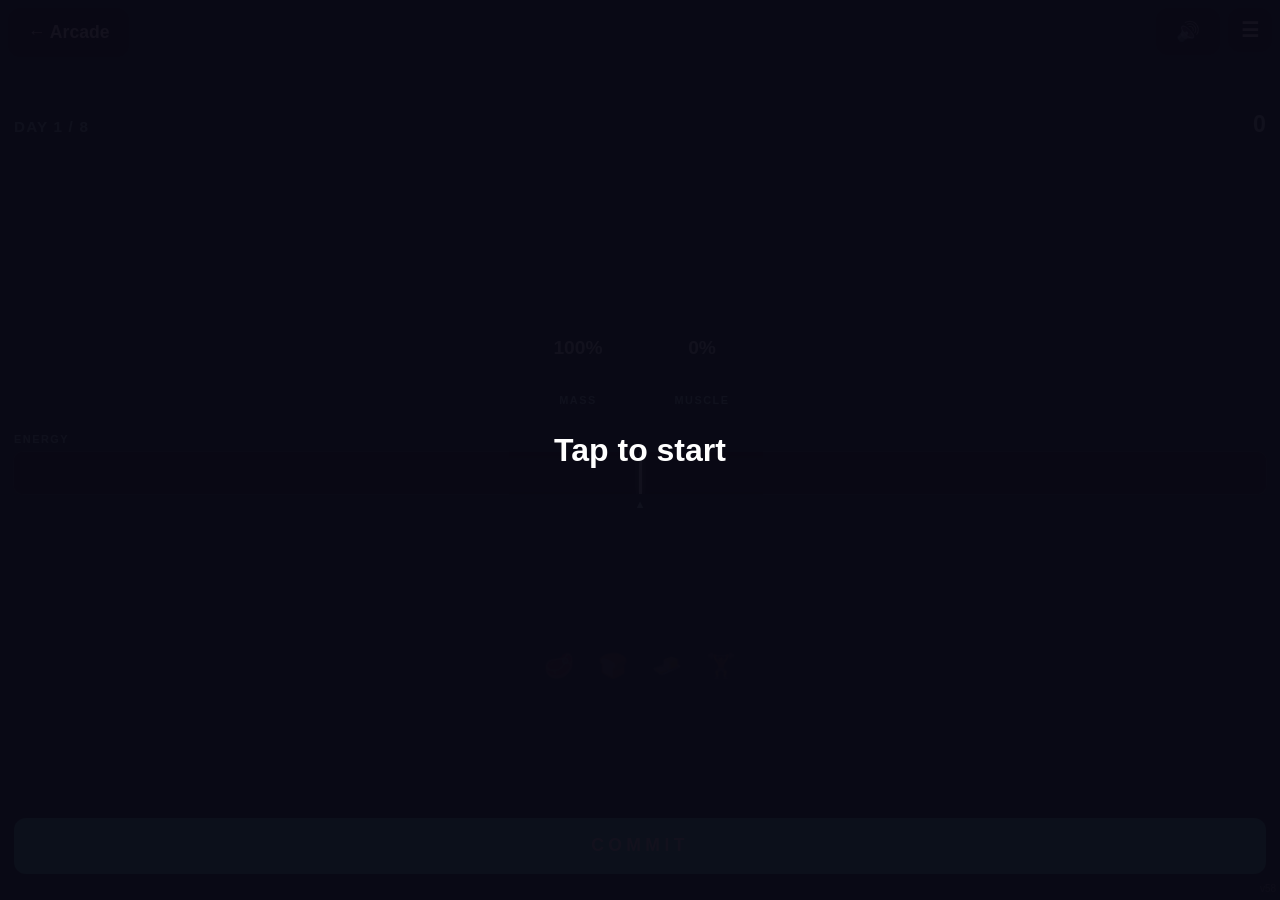
<file: games/fat-finger-fit/index.html>
<!doctype html>
<html lang="en">
<head>
<meta charset="utf-8">
<meta name="viewport" content="width=device-width, initial-scale=1, maximum-scale=1, user-scalable=no, viewport-fit=cover">
<title>Fat Finger Fit — Lettuce Arcade</title>
<meta name="theme-color" content="#083734">
<link rel="stylesheet" href="/shared/arcade.css">
<style>
  html, body { height: 100%; overflow: hidden; }
  body {
    display: flex; flex-direction: column;
    height: 100vh; height: 100dvh;
    padding: calc(8px + var(--safe-top)) 14px calc(10px + var(--safe-bottom));
    gap: 4px;
    -webkit-user-select: none; user-select: none;
  }
  #mute {
    position: fixed;
    top: calc(8px + var(--safe-top));
    right: calc(60px + var(--safe-right)); /* the shared ☰ menu sits at 8px */
    min-height: 44px; min-width: 44px;
    font-size: 1.2rem;
    background: rgba(0, 0, 0, 0.5);
    z-index: 9999;
  }

  /* ---- header: sits under the shared buttons row ---- */
  #head { margin-top: 100px; /* under the ☰ and the pinned New run button */ display: flex; justify-content: space-between; align-items: baseline; font-weight: 800; font-variant-numeric: tabular-nums; min-height: 28px; }
  #day { font-size: 0.95rem; letter-spacing: 0.08em; color: var(--fg-dim); }
  #score { font-size: 1.45rem; transform-origin: right center; transition: transform 160ms ease-out; }
  #score.bump { transform: scale(1.15); }

  /* ---- blob + dials (~36%) ---- */
  #body { flex: 36 1 0; min-height: 0; display: flex; flex-direction: column; align-items: center; justify-content: center; gap: 2px; }
  #blob { width: 34%; max-width: 150px; min-height: 0; flex: 1 1 0; }
  #blob svg { width: 100%; height: 100%; overflow: visible; }
  .bod, .pose { transition: transform 700ms cubic-bezier(0.2, 0.9, 0.3, 1.15), opacity 500ms; transform-origin: 60px 62px; }
  #dials { display: flex; gap: 28px; }
  .dial { width: 96px; display: flex; flex-direction: column; align-items: center; }
  .dial svg { width: 96px; height: 96px; display: block; }
  .dial .num { font-size: 1.2rem; font-weight: 800; font-variant-numeric: tabular-nums; margin-top: -63px; height: 30px; line-height: 30px; position: relative; }
  .dial .lab { font-size: 0.68rem; letter-spacing: 0.14em; color: var(--fg-dim); font-weight: 700; margin-top: 30px; }
  .dial .track { fill: none; stroke: rgba(255,255,255,0.10); stroke-width: 9; stroke-linecap: round; }
  .dial .fill { fill: none; stroke: var(--fg); stroke-width: 9; stroke-linecap: round; }
  #dial-muscle .fill, #cdial-muscle .fill { stroke: var(--accent); }
  #dial-muscle.grey .fill { stroke: #8fa5a3; }
  .dial .needle { stroke: var(--fg); stroke-width: 4; stroke-linecap: round; }
  .dial .notch { stroke: rgba(255,255,255,0.45); stroke-width: 2; }
  @keyframes flicker { 0%, 100% { opacity: 1; } 20% { opacity: 0.15; } 40% { opacity: 1; } 60% { opacity: 0.25; } 80% { opacity: 1; } }
  #dial-muscle.flicker .fill { animation: flicker 700ms steps(1, end); }

  /* ---- energy bar (~16%): the hero ---- */
  #energy { flex: 16 1 0; min-height: 0; display: flex; flex-direction: column; justify-content: center; gap: 5px; }
  .glabel { font-size: 0.68rem; letter-spacing: 0.14em; color: var(--fg-dim); font-weight: 700; text-align: left; }
  #bar {
    position: relative; height: 42px; border-radius: 9px; overflow: hidden;
    background: #041c1a;
    box-shadow: inset 0 2px 6px rgba(0,0,0,0.6), 0 0 0 1px rgba(255,255,255,0.06);
  }
  #bar .seg { position: absolute; top: 0; bottom: 0; left: 0; width: 0; transition: opacity 150ms; }
  #bar .seg.P { background: linear-gradient(180deg, #3aa58f, #2E8B7A 55%, #237263); }
  #bar .seg.C { background: linear-gradient(180deg, #f2b64a, #E0A030 55%, #b8801f); }
  #bar .seg.F { background: linear-gradient(180deg, #9d80d6, #8A6BC1 55%, #6c519e); }
  #bar .seg.T { background: repeating-linear-gradient(135deg, #2b2f38 0 5px, #4a505e 5px 9px); box-shadow: inset 2px 0 0 rgba(255,255,255,0.35); }
  #bar .seg.warm { background: linear-gradient(180deg, rgba(255,190,90,0.55), rgba(255,140,60,0.35)); mix-blend-mode: screen; }
  #bar .seg.pending { opacity: 0.5; }
  #bar.snap .seg { transition: left 380ms cubic-bezier(0.2, 0.9, 0.3, 1.35), width 380ms cubic-bezier(0.2, 0.9, 0.3, 1.35), opacity 150ms; }
  #bar.snap #window { transition: left 380ms cubic-bezier(0.2, 0.9, 0.3, 1.35), width 380ms cubic-bezier(0.2, 0.9, 0.3, 1.35), opacity 250ms; }
  #window {
    position: absolute; top: 0; bottom: 0; box-sizing: border-box; opacity: 0;
    background: rgba(210, 249, 247, 0.20);
    box-shadow: inset 0 0 0 2px rgba(210,249,247,0.9), 0 0 14px rgba(210,249,247,0.45);
    transition: opacity 200ms;
  }
  #window.on { opacity: 1; }
  @keyframes pulse { 0% { box-shadow: inset 0 0 0 2px rgba(210,249,247,0.9), 0 0 4px rgba(210,249,247,0.3); } 50% { box-shadow: inset 0 0 0 2px #fff, 0 0 22px rgba(210,249,247,0.9); } 100% { box-shadow: inset 0 0 0 2px rgba(210,249,247,0.9), 0 0 14px rgba(210,249,247,0.45); } }
  #window.pulse { animation: pulse 420ms ease-out; }
  #ghost { position: absolute; top: 4px; bottom: 4px; box-sizing: border-box; border-left: 1px dashed rgba(210,249,247,0.5); border-right: 1px dashed rgba(210,249,247,0.5); opacity: 0; transition: opacity 200ms; }
  #ghost.on { opacity: 1; }
  #tick { position: absolute; top: -2px; bottom: -2px; left: 50%; width: 3px; margin-left: -1.5px; background: var(--fg); box-shadow: 0 0 6px rgba(210,249,247,0.8); }
  #tickmark { text-align: center; font-size: 0.7rem; line-height: 1; color: var(--fg-dim); }
  #bar.thud { animation: thud 300ms ease-out; }
  @keyframes thud { 0% { transform: translateY(0); } 30% { transform: translateY(3px); } 100% { transform: translateY(0); } }

  /* ---- sliders (~36%): only the live one is on screen ---- */
  #sliders { flex: 36 1 0; min-height: 0; display: flex; flex-direction: column; justify-content: center; gap: 16px; }
  #locks { display: flex; justify-content: center; gap: 24px; font-size: 1.5rem; line-height: 1; }
  #locks span { position: relative; opacity: 0.28; transition: opacity 150ms, transform 150ms; }
  #locks span.live { opacity: 1; transform: scale(1.3); }
  #locks span.locked { opacity: 0.55; }
  #locks span.locked::after { content: "✓"; position: absolute; right: -10px; bottom: -6px; font-size: 0.7rem; font-weight: 900; color: var(--accent); }
  .row { display: none; align-items: center; gap: 14px; min-height: 60px; }
  .row.live { display: flex; }
  .row label { font-size: 2.2rem; line-height: 1; width: 48px; text-align: center; }
  .row input[type=range] { flex: 1; height: 60px; margin: 0; -webkit-appearance: none; appearance: none; background: transparent; }
  .row input[type=range]::-webkit-slider-runnable-track { height: 8px; border-radius: 4px; background: rgba(210,249,247,0.25); }
  .row input[type=range]::-webkit-slider-thumb { -webkit-appearance: none; width: 44px; height: 44px; margin-top: -18px; border-radius: 50%; background: var(--accent); border: 3px solid var(--bg); box-shadow: 0 0 0 2px var(--fg); }
  .row input[type=range]::-moz-range-track { height: 8px; border-radius: 4px; background: rgba(210,249,247,0.25); }
  .row input[type=range]::-moz-range-thumb { width: 44px; height: 44px; border-radius: 50%; background: var(--accent); border: 3px solid var(--bg); }

  /* ---- commit (~12%) ---- */
  #foot { flex: 12 1 0; min-height: 56px; display: flex; align-items: center; }
  #commit { width: 100%; min-height: 56px; font-size: 1.1rem; font-weight: 900; letter-spacing: 0.25em; }

  /* ---- 1M flash ---- */
  #flash { position: fixed; inset: 0; z-index: 9800; background: #fff; opacity: 0; pointer-events: none; }
  #flash.go { animation: flash 420ms ease-out; }
  @keyframes flash { 0% { opacity: 0.95; } 100% { opacity: 0; } }

  /* ---- end card: one screen, screenshot-shaped ---- */
  #overlay {
    position: fixed; inset: 0; z-index: 9000; display: none; align-items: center; justify-content: center;
    padding: calc(12px + var(--safe-top)) 12px calc(12px + var(--safe-bottom));
    background: rgba(3, 26, 24, 0.88); overflow-y: auto; opacity: 0; transition: opacity 250ms ease;
  }
  #overlay.show { display: flex; }
  #overlay.in { opacity: 1; }
  .card {
    width: 100%; max-width: 340px; margin: auto; background: #052926;
    border: 1px solid rgba(255,255,255,0.08); border-radius: 18px; padding: 14px 16px 12px;
    display: flex; flex-direction: column; align-items: stretch; gap: 8px; text-align: center;
    transform: translateY(24px); transition: transform 320ms cubic-bezier(0.2, 0.9, 0.3, 1.1);
  }
  #overlay.in .card { transform: none; }
  .card-top { display: flex; justify-content: space-between; align-items: baseline; font-size: 0.9rem; color: var(--fg-dim); }
  .card-top .game { color: var(--fg); font-weight: 700; }
  #card-blob { height: 84px; display: flex; justify-content: center; }
  #card-blob svg { height: 100%; width: auto; overflow: visible; }
  #card-dials { display: flex; justify-content: center; gap: 28px; }
  .cascade { display: flex; flex-direction: column; gap: 2px; min-height: 66px; justify-content: flex-end; }
  .cascade .step { font-size: 0.95rem; color: var(--fg-dim); font-variant-numeric: tabular-nums; opacity: 0; transition: opacity 200ms; }
  .cascade .step.on { opacity: 1; }
  .cascade .step b { color: var(--fg); }
  .card-final { font-size: 3.2rem; font-weight: 900; line-height: 1; letter-spacing: 0.02em; font-variant-numeric: tabular-nums; min-height: 3.2rem; }
  .card-final.win { color: #ffe066; }
  .card-final small { display: block; font-size: 0.8rem; font-weight: 700; color: var(--fg-dim); letter-spacing: 0.12em; margin-top: 4px; }
  #spark { height: 64px; }
  #spark svg { width: 100%; height: 100%; display: block; }
  .card-line { font-size: 0.9rem; color: var(--fg-dim); }
  .card-line b { color: var(--fg); }
  .card-foot { font-size: 0.72rem; color: var(--fg-dim); opacity: 0.75; }
  .card-actions { display: flex; gap: 8px; margin-top: 2px; }
  .card-actions .btn { flex: 1; padding-left: 8px; padding-right: 8px; }
  .card-hint { font-size: 0.8rem; color: var(--fg-dim); min-height: 1.1em; }

  @media (prefers-reduced-motion: reduce) {
    #bar.snap .seg, #bar.snap #window, .bod, .pose, #score, #overlay, .card { transition: none; }
    #window.pulse, #bar.thud, #dial-muscle.flicker .fill, #flash.go { animation: none; }
  }
</style>
</head>
<body>
<button id="mute" class="btn" aria-label="Mute sound">🔊</button>

<div id="head"><span id="day">DAY 1 / 8</span><span id="score">0</span></div>

<div id="body">
  <div id="blob"></div>
  <div id="dials">
    <div class="dial" id="dial-mass"><svg viewBox="0 0 96 96"></svg><div class="num">100%</div><div class="lab">MASS</div></div>
    <div class="dial" id="dial-muscle"><svg viewBox="0 0 96 96"></svg><div class="num">0%</div><div class="lab">MUSCLE</div></div>
  </div>
</div>

<div id="energy">
  <div class="glabel">ENERGY</div>
  <div id="bar">
    <div class="seg P"></div><div class="seg C"></div><div class="seg F"></div><div class="seg warm"></div><div class="seg T"></div>
    <div id="ghost"></div><div id="window"></div><div id="tick"></div>
  </div>
  <div id="tickmark">▲</div>
</div>

<div id="sliders">
  <div id="locks" aria-hidden="true"><span data-key="P">🥩</span><span data-key="C">🍞</span><span data-key="F">🧈</span><span data-key="T">🏋️</span></div>
  <div class="row" data-key="P"><label aria-label="Protein">🥩</label><input type="range" min="0" max="100" step="0.01" value="50"></div>
  <div class="row" data-key="C"><label aria-label="Carbs">🍞</label><input type="range" min="0" max="100" step="0.01" value="50"></div>
  <div class="row" data-key="F"><label aria-label="Fat">🧈</label><input type="range" min="0" max="100" step="0.01" value="50"></div>
  <div class="row" data-key="T"><label aria-label="Training">🏋️</label><input type="range" min="0" max="100" step="0.01" value="50"></div>
</div>

<div id="foot"><button id="commit" class="btn">COMMIT</button></div>

<div id="flash"></div>

<div id="overlay" role="dialog" aria-label="Run over">
  <div class="card">
    <div class="card-top"><span class="game">💪 Fat Finger Fit</span><span id="card-date"></span></div>
    <div id="card-blob"></div>
    <div id="card-dials">
      <div class="dial" id="cdial-mass"><svg viewBox="0 0 96 96"></svg><div class="num"></div><div class="lab">MASS</div></div>
      <div class="dial" id="cdial-muscle"><svg viewBox="0 0 96 96"></svg><div class="num"></div><div class="lab">MUSCLE</div></div>
    </div>
    <div class="cascade">
      <div class="step" id="cs-run"></div>
      <div class="step" id="cs-build"></div>
      <div class="step" id="cs-prec"></div>
    </div>
    <div class="card-final" id="card-final"></div>
    <div id="spark" aria-hidden="true"></div>
    <div class="card-line" id="card-best"></div>
    <div class="card-foot">lettuce arcade</div>
    <div class="card-actions">
      <button id="share" class="btn">Share</button>
      <button id="again" class="btn">RUN IT BACK</button>
    </div>
    <div class="card-hint" id="card-hint"></div>
  </div>
</div>

<script src="/shared/arcade.js"></script>
<script src="model.js"></script>
<script>
  Arcade.backButton();
  Arcade.menuButton({
    rules: [
      "Eight days. Four sliders a day: 🥩 protein, 🍞 carbs, 🧈 fat, 🏋️ training. You lock them one at a time, in that order, and you can't go back.",
      "Eating fills the bar. Training empties it.",
      "The tick in the middle is maintenance. Land right of it and you gain mass, left of it and you lose it.",
      "Muscle needs training, protein, and a surplus. All three.",
      "Win: end day 8 with both dials at 100%.",
      "Your blob starts at 50 lbs, which is not a realistic weight for anything, and that's fine.",
      "Your thumb is not precise. Every lock lands somewhere inside the window it shows you, not on the line. The more you've locked, the wider the window gets."
    ],
    actions: [{ label: "New run", confirm: "This run is gone. Your best score stays.", pinned: true,
      show: function () { return !!state && !busy && !$("overlay").classList.contains("show"); },
      onClick: function () { newRun(); } }],
    describeSave: function () { return "Your best score, and the run you're in the middle of."; }
  });

  var T = FFF.TUNE, ORDER = FFF.ORDER;
  function $(id) { return document.getElementById(id); }
  var rows = {}, inputs = {}, locks = {};
  Array.prototype.forEach.call(document.querySelectorAll(".row"), function (r) {
    rows[r.dataset.key] = r; inputs[r.dataset.key] = r.querySelector("input");
  });
  Array.prototype.forEach.call(document.querySelectorAll("#locks span"), function (l) { locks[l.dataset.key] = l; });

  var state, lockIdx, nominal, delivered, halves, best, busy = false, lastResult = null;
  best = Number(Arcade.load("best", 0)) || 0;
  var shown = { mass: 100, muscle: 0, score: 0 };   // what the dials/score currently display

  // ---- sound --------------------------------------------------------------
  var muted = Arcade.load("muted", false) === true;
  function tone(freq, dur, delay, vol, type) {
    var ctx = Arcade.audioCtx;
    if (!ctx || muted) return;
    try {
      var t0 = ctx.currentTime + (delay || 0);
      var osc = ctx.createOscillator(), gain = ctx.createGain();
      osc.type = type || "triangle";
      osc.frequency.value = freq;
      gain.gain.setValueAtTime(0.0001, t0);
      gain.gain.exponentialRampToValueAtTime(vol || 0.18, t0 + 0.012);
      gain.gain.exponentialRampToValueAtTime(0.0001, t0 + dur);
      osc.connect(gain); gain.connect(ctx.destination);
      osc.start(t0); osc.stop(t0 + dur + 0.02);
    } catch (e) { /* play on silently */ }
  }
  function commitSound() { tone(520, 0.07, 0, 0.12); }
  function thunk() { tone(95, 0.16, 0, 0.3, "sine"); tone(60, 0.22, 0.02, 0.25, "sine"); }
  function tickSound(i, n) { tone(600 + 700 * (i / Math.max(1, n - 1)), 0.035, 0, 0.07, "square"); }
  function chord(delay) { [523, 659, 784, 1047].forEach(function (f, i) { tone(f, 0.35, (delay || 0) + i * 0.09, 0.2); }); }
  function renderMute() {
    $("mute").textContent = muted ? "🔇" : "🔊";
    $("mute").setAttribute("aria-label", muted ? "Unmute sound" : "Mute sound");
  }
  $("mute").addEventListener("click", function () { muted = !muted; Arcade.save("muted", muted); renderMute(); });
  renderMute();

  // ---- tweens ------------------------------------------------------------
  function easeOut(t) { return 1 - Math.pow(1 - t, 3); }
  function tween(from, to, dur, onFrame, onDone) {
    // Reduced motion, or a backgrounded tab (no animation frames): land at once.
    if (Arcade.reducedMotion() || document.hidden) { onFrame(to, 1); if (onDone) onDone(); return; }
    var t0 = performance.now();
    function step(now) {
      var t = Math.min(1, (now - t0) / dur);
      onFrame(from + (to - from) * easeOut(t), t);
      if (t < 1) requestAnimationFrame(step); else if (onDone) onDone();
    }
    requestAnimationFrame(step);
  }

  // ---- persistence: the run in progress -----------------------------------
  function saveRun() {
    var sliders = {};
    ORDER.forEach(function (k) { sliders[k] = Number(inputs[k].value); });
    Arcade.save("run", { state: state, lockIdx: lockIdx, nominal: nominal, delivered: delivered, halves: halves, sliders: sliders });
  }
  function clearRun() { Arcade.save("run", null); }

  // ---- run / day lifecycle --------------------------------------------
  function newRun() {
    hideCard();
    busy = false;
    state = FFF.newRun();
    clearRun();
    shown.mass = 100; shown.muscle = 0; shown.score = 0;
    startDay();
    $("dial-muscle").className = "dial";
    drawDials($("dial-mass"), $("dial-muscle"), 100, 0);
    drawBlob($("blob"), 100, 0);
    $("score").textContent = "0";
  }
  function resumeRun(saved) {
    state = saved.state; lockIdx = saved.lockIdx; nominal = saved.nominal || {}; delivered = saved.delivered || {}; halves = saved.halves || [];
    if (!(lockIdx >= 0 && lockIdx < ORDER.length)) { lockIdx = 0; nominal = {}; delivered = {}; halves = []; }
    ORDER.forEach(function (k) { if (saved.sliders && saved.sliders[k] != null) inputs[k].value = saved.sliders[k]; });
    shown.mass = state.lbs; shown.muscle = state.muscle; shown.score = state.running;
    $("day").textContent = "DAY " + state.day + " / " + T.DAYS;
    $("score").textContent = FFF.fmt(state.running);
    drawSliderStates();
    drawBar(null);
    drawDials($("dial-mass"), $("dial-muscle"), state.lbs, state.muscle);
    drawBlob($("blob"), state.lbs, state.muscle);
  }
  function startDay() {
    lockIdx = 0; nominal = {}; delivered = {}; halves = [];
    $("day").textContent = "DAY " + state.day + " / " + T.DAYS;
    drawSliderStates();
    drawBar(null);
    $("commit").disabled = false;
  }
  function liveKey() { return ORDER[lockIdx]; }

  function commit() {
    if (busy) return;
    var k = liveKey();
    var v = Number(inputs[k].value);
    nominal[k] = v;
    delivered[k] = FFF.deliver(k, v);          // hidden until resolution
    halves.push(FFF.windowHalf(k, v));
    commitSound();
    lockIdx += 1;
    if (lockIdx < ORDER.length) { drawSliderStates(); drawBar(null); saveRun(); }
    else resolveDay();
  }

  function resolveDay() {
    busy = true;
    $("commit").disabled = true;
    var out = FFF.resolveDay(state, delivered);
    drawSliderStates();

    // 1. the bar snaps to truth
    drawBarTruth();
    // From here the day is over: a resume should land on the next day's first lock.
    lockIdx = 0; nominal = {}; halves = [];
    if (state.day > T.DAYS) clearRun(); else saveRun();
    setTimeout(function () { thunk(); $("bar").classList.add("thud"); }, 300);
    setTimeout(function () { $("bar").classList.remove("thud"); }, 700);

    // 2. dials sweep, blob updates
    setTimeout(function () {
      var dm = $("dial-muscle");
      dm.classList.toggle("grey", out.proteinShort);
      if (out.loss > 0.05) { dm.classList.remove("flicker"); void dm.offsetWidth; dm.classList.add("flicker"); }
      var m0 = shown.mass, u0 = shown.muscle;
      tween(0, 1, 650, function (t) {
        drawDials($("dial-mass"), $("dial-muscle"), m0 + (out.lbs - m0) * t, u0 + (out.muscle - u0) * t);
      }, function () { shown.mass = out.lbs; shown.muscle = out.muscle; });
      drawBlob($("blob"), out.lbs, out.muscle);
    }, 500);

    // 3. the day's points count up
    setTimeout(function () { countUp($("score"), shown.score, state.running, 400, function () { shown.score = state.running; }); }, 900);

    // 4. next day, or the end card
    setTimeout(function () {
      busy = false;
      if (state.day > T.DAYS) endRun(); else startDay();
    }, 2100);
  }

  // Rapid-fire count-up: ~28 steps, one tick each, pitch rising.
  function countUp(el, from, to, dur, onDone) {
    var steps = 28, last = -1;
    el.classList.add("bump");
    tween(from, to, dur, function (v, t) {
      var i = Math.floor(t * steps);
      if (i !== last && i < steps) { tickSound(i, steps); last = i; }
      el.textContent = FFF.fmt(v);
      if (t > 0.5) el.classList.remove("bump");
    }, function () { el.textContent = FFF.fmt(to); el.classList.remove("bump"); if (onDone) onDone(); });
  }
  // Count-up into an HTML template (for the cascade lines). `dp` fixes decimals.
  function countUpHtml(el, to, dur, wrap, dp) {
    var last = -1;
    tween(0, to, dur, function (v, t) {
      var i = Math.floor(t * 20);
      if (i !== last && i < 20) { tickSound(i, 20); last = i; }
      el.innerHTML = wrap(dp != null ? v.toFixed(dp) : FFF.fmt(v));
    }, function () { el.innerHTML = wrap(dp != null ? to.toFixed(dp) : FFF.fmt(to)); });
  }

  // ---- end card ----------------------------------------------------------
  function endRun() {
    var f = FFF.finalScore(state);
    var beat = f.final > best;
    if (beat) { best = f.final; Arcade.save("best", best); }
    lastResult = { f: f, beat: beat, mass: state.lbs, muscle: state.muscle, history: state.lbsHistory.slice() };

    $("card-date").textContent = Arcade.cardDate();
    $("card-blob").innerHTML = "";
    drawBlob($("card-blob"), state.lbs, state.muscle);
    drawDials($("cdial-mass"), $("cdial-muscle"), state.lbs, state.muscle);
    drawSpark(state.lbsHistory);
    $("card-best").textContent = "";
    $("card-hint").textContent = "";
    ["cs-run", "cs-build", "cs-prec"].forEach(function (id) { $(id).className = "step"; $(id).innerHTML = ""; });
    var fin = $("card-final");
    fin.className = "card-final"; fin.innerHTML = "";

    $("overlay").classList.add("show");
    void $("overlay").offsetWidth;
    $("overlay").classList.add("in");
    cascade(f, beat);
  }

  // running → ×BUILD → ×PRECISION → FINAL, one at a time, ~2.5s.
  function cascade(f, beat) {
    var fin = $("card-final");
    var t = 0;
    function at(ms, fn) { setTimeout(fn, ms); }
    function finalText(v) {
      return FFF.fmt(v, true) + "<small>" + (f.won ? "BOTH DIALS. YOU DID IT." : "POINTS") + "</small>";
    }
    at(t += 250, function () {
      var el = $("cs-run"); el.classList.add("on");
      countUpHtml(el, f.running, 450, function (s) { return "run <b>" + s + "</b>"; });
    });
    at(t += 650, function () {
      var el = $("cs-build"); el.classList.add("on");
      countUpHtml(el, f.build, 450, function (s) { return "× build <b>" + s + "</b>"; }, 2);
    });
    at(t += 650, function () {
      var el = $("cs-prec"); el.classList.add("on");
      countUpHtml(el, f.precision, 450, function (s) { return "× precision <b>" + s + "</b>"; }, 2);
    });
    at(t += 650, function () {
      var crossed = false, last = -1;
      Arcade.stampIn(fin);
      tween(0, f.final, 700, function (v, tt) {
        var i = Math.floor(tt * 28);
        if (i < 28 && i !== last) { tickSound(i, 28); last = i; }
        if (!crossed && v >= 1e6) {
          crossed = true;
          fin.classList.add("win");
          $("flash").classList.remove("go"); void $("flash").offsetWidth; $("flash").classList.add("go");
          chord(0);
        }
        fin.innerHTML = finalText(v);
      }, function () {
        fin.innerHTML = finalText(f.final);
        var bestEl = $("card-best");
        if (beat && f.final > 0) { bestEl.innerHTML = "🎉 <b>New best</b>"; Arcade.confetti(); if (!crossed) chord(0); }
        else bestEl.innerHTML = "your best <b>" + FFF.fmt(best, true) + "</b>";
        Arcade.brag("Best " + FFF.fmt(best, true));
      });
    });
  }

  function hideCard() { $("overlay").classList.remove("in", "show"); }

  // The 8-day MASS line. Every run draws a different shape.
  function drawSpark(hist) {
    var W = 300, H = 64, pad = 6;
    var lo = Math.min(90, Math.min.apply(null, hist) - 2), hi = Math.max(110, Math.max.apply(null, hist) + 2);
    function x(i) { return pad + (W - 2 * pad) * i / (hist.length - 1); }
    function y(v) { return pad + (H - 2 * pad) * (1 - (v - lo) / (hi - lo)); }
    var pts = hist.map(function (v, i) { return x(i).toFixed(1) + "," + y(v).toFixed(1); });
    var y100 = y(100).toFixed(1);
    $("spark").innerHTML =
      '<svg viewBox="0 0 ' + W + ' ' + H + '" preserveAspectRatio="none">' +
      '<line x1="0" x2="' + W + '" y1="' + y100 + '" y2="' + y100 + '" stroke="rgba(210,249,247,0.35)" stroke-width="1" stroke-dasharray="4 4"/>' +
      '<polygon points="' + x(0).toFixed(1) + ',' + y100 + ' ' + pts.join(" ") + ' ' + x(hist.length - 1).toFixed(1) + ',' + y100 + '" fill="rgba(74,222,197,0.18)"/>' +
      '<polyline points="' + pts.join(" ") + '" fill="none" stroke="#4adec5" stroke-width="3" stroke-linejoin="round" stroke-linecap="round"/>' +
      hist.map(function (v, i) { return '<circle cx="' + x(i).toFixed(1) + '" cy="' + y(v).toFixed(1) + '" r="3" fill="#d2f9f7"/>'; }).join("") +
      '</svg>';
  }

  function sparkText(hist) {
    var blocks = "▁▂▃▄▅▆▇█", lo = Math.min.apply(null, hist), hi = Math.max.apply(null, hist), span = Math.max(1, hi - lo);
    return hist.map(function (v) { return blocks[Math.round((v - lo) / span * 7)]; }).join("");
  }
  function shareText(r) {
    var s = "💪 Fat Finger Fit · " + FFF.fmt(r.f.final, true) + " · MASS " + Math.round(r.mass) + "% · MUSCLE " + Math.round(r.muscle) + "%";
    s += " · " + sparkText(r.history);
    s += r.beat ? " · new best!" : " · best " + FFF.fmt(best, true);
    return s;
  }
  Arcade.shareButton($("share"), $("card-hint"), function () {
    return lastResult ? { text: shareText(lastResult), title: "Fat Finger Fit" } : null;
  });
  $("again").addEventListener("click", newRun);

  // ---- drawing: sliders + bar ------------------------------------------
  function drawSliderStates() {
    ORDER.forEach(function (k, i) {
      var st = i < lockIdx ? "locked" : i === lockIdx ? "live" : "waiting";
      rows[k].className = "row " + st;
      locks[k].className = st;
      inputs[k].disabled = i !== lockIdx;
    });
  }

  function pct(kcal) { return (100 * kcal / T.BAR_MAX) + "%"; }
  var segs = {};
  Array.prototype.forEach.call(document.querySelectorAll("#bar .seg"), function (el) { segs[el.classList[1]] = el; });
  function place(el, a, b) { el.style.left = pct(Math.max(0, a)); el.style.width = pct(Math.max(0, b - a)); }

  function layout(vals) {
    var x = 0;
    ["P", "C", "F"].forEach(function (k) { var c = vals[k] || 0; place(segs[k], x, x + c); x += c; });
    place(segs.warm, Math.max(0, T.MAINT), x > T.MAINT ? x : 0);
    var t = vals.T || 0;
    place(segs.T, x - t, x);
    return Math.max(0, x - t);
  }
  function setWindow(el, centre, half) {
    if (half > 0) { place(el, centre - half, Math.min(T.BAR_MAX, centre + half)); el.classList.add("on"); }
    else el.classList.remove("on");
  }
  function drawBar(pendingValue) {
    $("bar").classList.remove("snap");
    var vals = {}, tHalves = halves.slice(), pendingKey = null;
    ORDER.forEach(function (k, i) {
      if (i < lockIdx) vals[k] = FFF.contribution(k, nominal[k]);
      else if (i === lockIdx && pendingValue != null) {
        vals[k] = FFF.contribution(k, pendingValue); pendingKey = k;
        tHalves.push(FFF.windowHalf(k, pendingValue));
      }
    });
    ORDER.forEach(function (k) { segs[k].classList.toggle("pending", k === pendingKey); });
    var x = layout(vals);
    var w = $("window");
    setWindow(w, x, FFF.cumulativeHalf(tHalves));
    if (pendingKey) { w.classList.remove("pulse"); void w.offsetWidth; w.classList.add("pulse"); }
    setWindow($("ghost"), x, pendingKey && halves.length ? FFF.cumulativeHalf(halves) : 0);
  }
  function drawBarTruth() {
    var bar = $("bar");
    bar.classList.add("snap");
    ORDER.forEach(function (k) { segs[k].classList.remove("pending"); });
    var x = layout(delivered);
    var w = $("window");
    place(w, x, x); w.classList.remove("on", "pulse");
    $("ghost").classList.remove("on");
  }

  // ---- drawing: dials ------------------------------------------------------
  // Angles in degrees, 0 = 12 o'clock, clockwise.
  function px(cx, r, a) { return (cx + r * Math.sin(a * Math.PI / 180)).toFixed(2); }
  function py(cy, r, a) { return (cy - r * Math.cos(a * Math.PI / 180)).toFixed(2); }
  function arc(cx, cy, r, a0, a1) {
    if (a1 < a0) { var s = a0; a0 = a1; a1 = s; }
    if (a1 - a0 >= 359.9) a1 = a0 + 359.9;
    return "M " + px(cx, r, a0) + " " + py(cy, r, a0) + " A " + r + " " + r + " 0 " + (a1 - a0 > 180 ? 1 : 0) + " 1 " + px(cx, r, a1) + " " + py(cy, r, a1);
  }
  function drawDials(massEl, muscleEl, mass, muscle) {
    // MASS: 60–140 across a 270° sweep, 100 straight up. Neutral both ways.
    var a = FFF.clamp((mass - 100) / 40 * 135, -135, 135);
    massEl.querySelector("svg").innerHTML =
      '<path class="track" d="' + arc(48, 48, 38, -135, 135) + '"/>' +
      (Math.abs(a) > 0.5 ? '<path class="fill" d="' + arc(48, 48, 38, 0, a) + '"/>' : "") +
      '<line class="notch" x1="48" y1="4" x2="48" y2="12"/>' +
      '<line class="needle" x1="' + px(48, 28, a) + '" y1="' + py(48, 28, a) + '" x2="' + px(48, 46, a) + '" y2="' + py(48, 46, a) + '"/>';
    massEl.querySelector(".num").textContent = Math.round(mass) + "%";
    // MUSCLE: fills clockwise from 6 o'clock.
    var m = FFF.clamp(muscle, 0, 100) / 100 * 360;
    muscleEl.querySelector("svg").innerHTML =
      '<path class="track" d="' + arc(48, 48, 38, 180, 540) + '"/>' +
      (m > 0.5 ? '<path class="fill" d="' + arc(48, 48, 38, 180, 180 + m) + '"/>' : "");
    muscleEl.querySelector(".num").textContent = Math.round(muscle) + "%";
  }

  // ---- drawing: the blob ---------------------------------------------------
  // Scale from MASS (60% → small, 140% → big). Four postures cross-faded by
  // MUSCLE. Never a body, never a silhouette: a blob with a face and arms.
  var POSES = [
    // 0: no muscle. Arms hang, mouth flat.
    '<path d="M 28 66 q -6 10 -3 20" class="arm"/><path d="M 92 66 q 6 10 3 20" class="arm"/><path d="M 50 74 h 20" class="mouth"/>',
    // 1: a little. Arms out, small smile.
    '<path d="M 27 62 q -12 2 -16 10" class="arm"/><path d="M 93 62 q 12 2 16 10" class="arm"/><path d="M 50 72 q 10 6 20 0" class="mouth"/>',
    // 2: getting there. Arms bent up, first biceps.
    '<path d="M 28 60 q -14 -6 -12 -20" class="arm"/><circle cx="18" cy="48" r="5" class="bicep"/><path d="M 92 60 q 14 -6 12 -20" class="arm"/><circle cx="102" cy="48" r="5" class="bicep"/><path d="M 48 72 q 12 8 24 0" class="mouth"/>',
    // 3: jacked. Full flex, grin, headband.
    '<path d="M 30 56 q -18 -4 -14 -24" class="arm"/><circle cx="20" cy="40" r="8" class="bicep"/><path d="M 90 56 q 18 -4 14 -24" class="arm"/><circle cx="100" cy="40" r="8" class="bicep"/><path d="M 46 70 q 14 12 28 0" class="mouth"/><rect x="40" y="30" width="40" height="5" rx="2" class="band"/>'
  ];
  function drawBlob(host, mass, muscle) {
    if (!host.querySelector("svg")) {
      host.innerHTML =
        '<svg viewBox="0 0 120 110">' +
        '<style>.arm{fill:none;stroke:#2f8f7f;stroke-width:6;stroke-linecap:round}.bicep{fill:#3aa58f}.mouth{fill:none;stroke:#052926;stroke-width:3;stroke-linecap:round}.band{fill:#ffe066}</style>' +
        POSES.map(function (p, i) { return '<g class="pose p' + i + '">' + p + "</g>"; }).join("") +
        '<g class="bod"><ellipse cx="60" cy="62" rx="34" ry="32" fill="#3d9484"/><ellipse cx="60" cy="58" rx="30" ry="24" fill="#48a898" opacity="0.6"/>' +
        '<circle cx="49" cy="54" r="4" fill="#052926"/><circle cx="71" cy="54" r="4" fill="#052926"/>' +
        '<circle cx="50.5" cy="52.5" r="1.4" fill="#fff"/><circle cx="72.5" cy="52.5" r="1.4" fill="#fff"/></g>' +
        "</svg>";
    }
    var sx = 0.72 + FFF.clamp((mass - 60) / 80, 0, 1) * 0.6;   // 60 → 0.72, 100 → 1.02, 140 → 1.32
    var sy = 0.9 + (sx - 1) * 0.45;
    var scale = "scale(" + sx.toFixed(3) + "," + sy.toFixed(3) + ")";
    host.querySelector(".bod").style.transform = scale;
    // Arms sit behind the body; mouths are drawn on top by a second pass.
    var poses = host.querySelectorAll(".pose");
    for (var i = 0; i < poses.length; i++) {
      var w = Math.max(0, 1 - Math.abs(muscle - i * 33.3) / 33.3);
      poses[i].style.opacity = w.toFixed(2);
      poses[i].style.transform = scale;
    }
    // Mouths need to be above the body: move each pose's mouth into the body group once.
    if (!host._mouthsMoved) {
      host._mouthsMoved = true;
      var bod = host.querySelector(".bod");
      for (var j = 0; j < poses.length; j++) {
        var mouth = poses[j].querySelector(".mouth");
        if (mouth) { mouth.setAttribute("data-pose", j); bod.appendChild(mouth); }
      }
    }
    var mouths = host.querySelectorAll(".bod .mouth");
    for (var k = 0; k < mouths.length; k++) {
      var pj = Number(mouths[k].getAttribute("data-pose"));
      mouths[k].style.opacity = Math.max(0, 1 - Math.abs(muscle - pj * 33.3) / 33.3).toFixed(2);
    }
  }

  // ---- input -------------------------------------------------------------
  ORDER.forEach(function (k) {
    var inp = inputs[k];
    // Nothing on the bar moves while the thumb is down. On release, the
    // window for this lock draws at the tip.
    function release() { if (k === liveKey() && !busy) drawBar(Number(inp.value)); }
    inp.addEventListener("change", release);
    inp.addEventListener("pointerup", release);
    inp.addEventListener("touchend", release);
  });
  $("commit").addEventListener("click", commit);

  Arcade.boot(function () {
    var saved = null;
    try { saved = Arcade.load("run", null); } catch (e) { saved = null; }
    if (saved && saved.state && saved.state.day >= 1 && saved.state.day <= T.DAYS && Array.isArray(saved.halves)) resumeRun(saved);
    else newRun();
  });
</script>
</body>
</html>
</file>
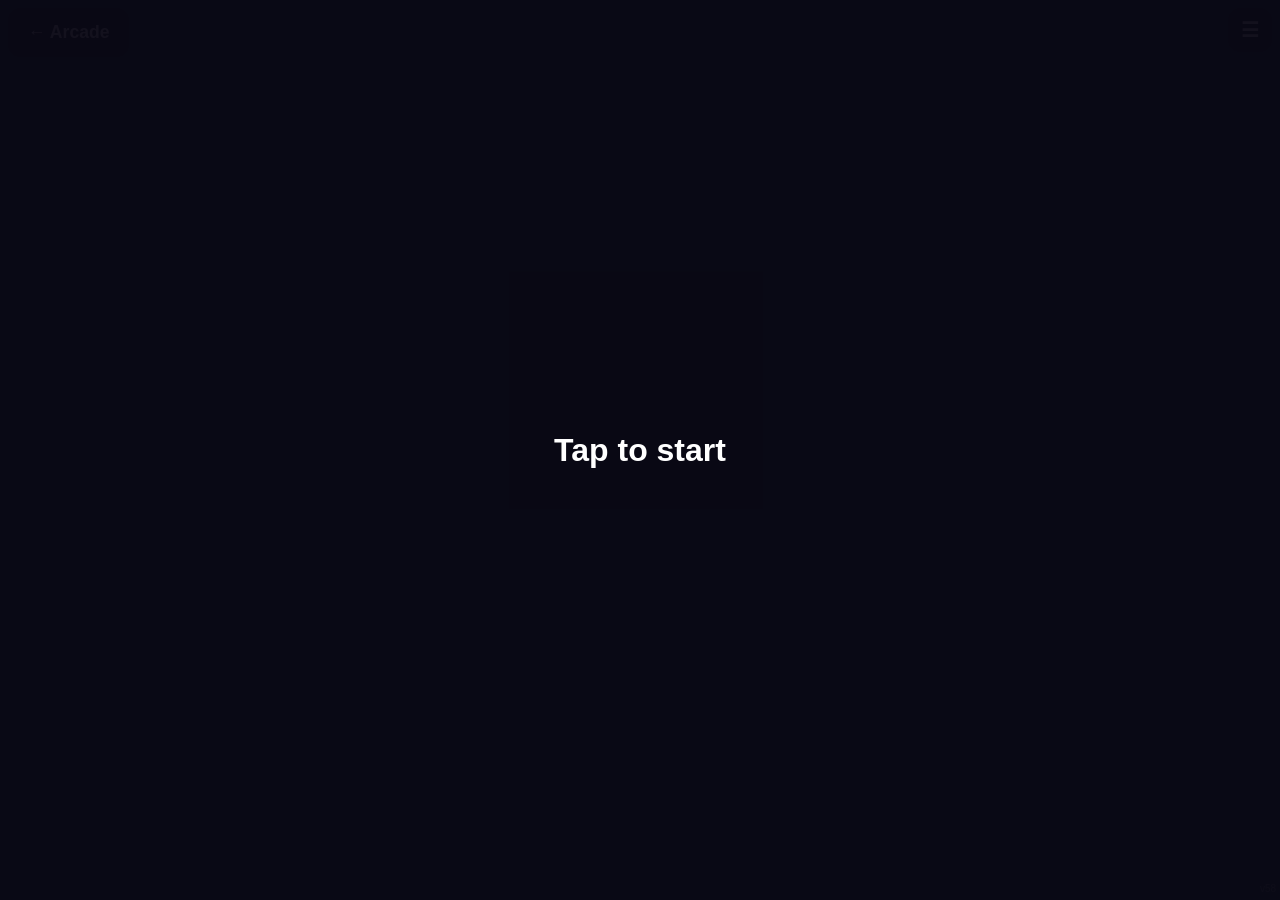
<file: games/holey-cheese/index.html>
<!doctype html>
<html lang="en">
<head>
<meta charset="utf-8">
<meta name="viewport" content="width=device-width, initial-scale=1, maximum-scale=1, user-scalable=no, viewport-fit=cover">
<title>Holey Cheese — Lettuce Arcade</title>
<meta name="theme-color" content="#083734">
<link rel="stylesheet" href="/shared/arcade.css">
<link rel="stylesheet" href="style.css">
</head>
<body>

<main id="play" hidden>
  <div class="day" id="dayLabel"></div>

  <div class="tapbar" id="tapbar">
    <div class="pips" id="pips" aria-hidden="true"></div>
    <div class="tapsLabel" id="tapsLabel"></div>
  </div>

  <div class="stage">
    <div class="board" id="board" role="grid" aria-label="Cheese wheel"></div>
  </div>

  <div class="caption" id="caption" aria-live="polite"></div>

  <div class="peak" id="peak" hidden>
    <div class="verdict" id="verdict"></div>
    <div class="headline" id="headline">0</div>
    <div class="subline" id="subline"></div>
    <div class="tier" id="tier"></div>
  </div>

  <div class="tail" id="tail" hidden>
    <div class="statCard" id="statCard"></div>
    <div class="actions" id="actions"></div>
    <div class="shareHint" id="shareHint"></div>
  </div>

  <div class="firstRun" id="firstRun" hidden>
    <button class="link" id="tryPractice">New here? Punch a practice wheel first</button>
  </div>
</main>

<div class="sheet" id="helpSheet" hidden>
  <div class="panel">
    <h2>🧀 Holey Cheese</h2>
    <p class="rule">Any cheese touching three or more holes becomes a hole — over and over, until it stops.</p>
    <ul>
      <li>Tap a cheese square to line it up, tap it again to punch it.</li>
      <li>Touching means up, down, left, right. Corners don't count.</li>
      <li>All five punches must be spent. No undo, no preview.</li>
      <li>Your score is the biggest piece still joined together at the end. Loose crumbs score nothing.</li>
      <li>One wheel a day, the same one for everyone, one attempt. Practice wheels are unlimited and never scored.</li>
    </ul>
    <div class="settingsRow">
      <span>Sound</span>
      <button class="toggle" id="soundToggle" aria-label="Toggle sound"></button>
    </div>
    <button class="btn" id="helpClose">Back to the wheel</button>
  </div>
</div>

<script src="/shared/arcade.js"></script>
<script src="core.js"></script>
<script src="game.js"></script>
</body>
</html>
</file>
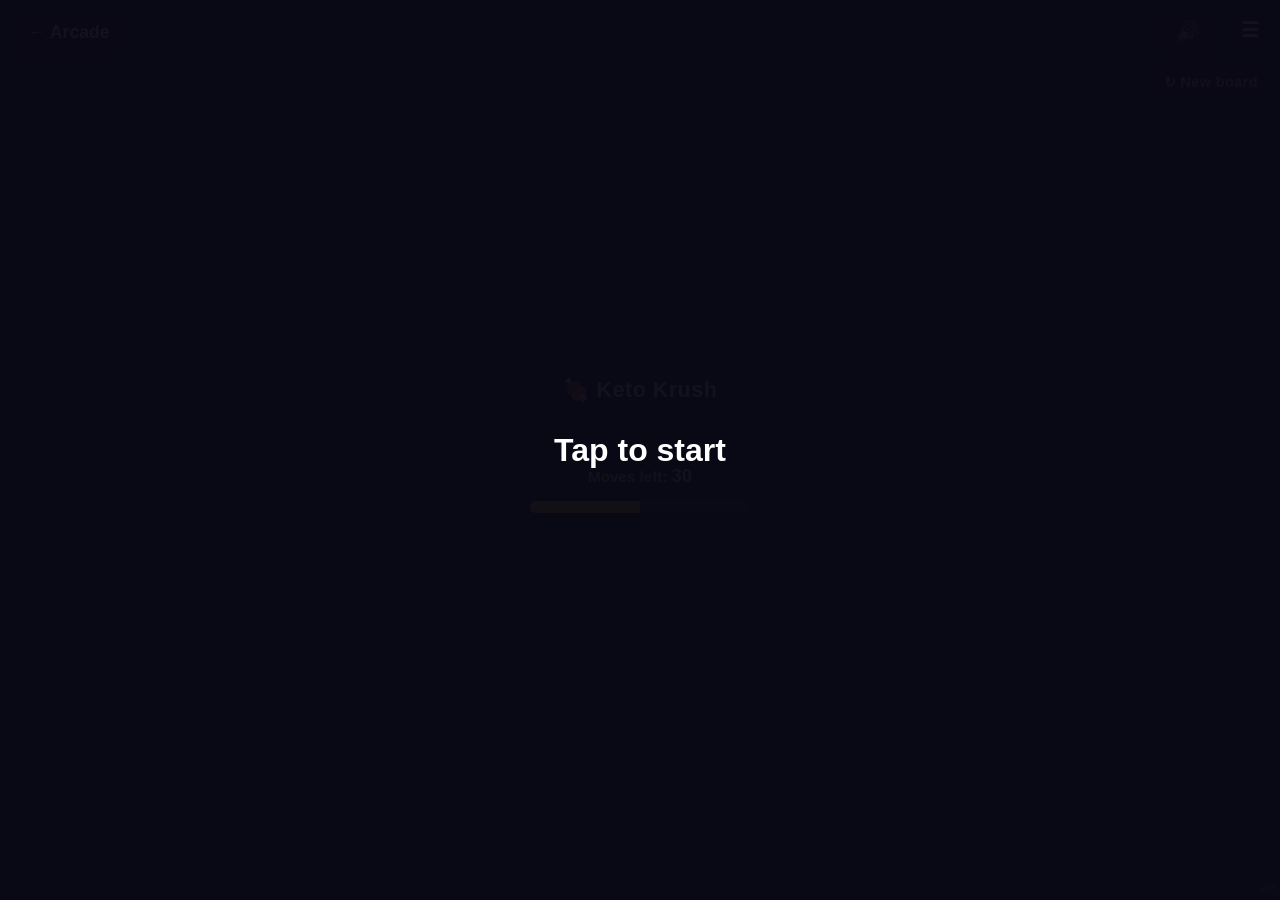
<file: games/keto-krush/index.html>
<!doctype html>
<html lang="en">
<head>
<meta charset="utf-8">
<meta name="viewport" content="width=device-width, initial-scale=1, maximum-scale=1, user-scalable=no, viewport-fit=cover">
<title>Keto Krush — Lettuce Arcade</title>
<meta name="theme-color" content="#083734">
<link rel="stylesheet" href="/shared/arcade.css">
<style>
  body {
    display: flex;
    flex-direction: column;
    align-items: center;
    justify-content: center;
    gap: 12px;
    min-height: 100vh;
    text-align: center;
    padding:
      calc(64px + var(--safe-top))
      calc(12px + var(--safe-right))
      calc(40px + var(--safe-bottom))
      calc(12px + var(--safe-left));
  }

  h1 { font-size: 1.35rem; letter-spacing: 0.02em; }

  #status {
    height: 1.4rem;
    font-size: 0.95rem;
    font-weight: 700;
    color: var(--fg-dim);
  }

  #scoreline {
    font-size: 1.05rem;
    font-weight: 700;
  }

  .board {
    position: relative;
    touch-action: none;
  }

  .tile {
    position: absolute;
    top: 0;
    left: 0;
    width: var(--cell);
    height: var(--cell);
    display: flex;
    align-items: center;
    justify-content: center;
    font-size: calc(var(--cell) * 0.58);
    line-height: 1;
    border-radius: calc(var(--cell) * 0.2);
    background: var(--bg-elevated);
    transition: transform 150ms ease, opacity 150ms ease, box-shadow 150ms ease;
    will-change: transform;
  }

  .tile.selected {
    box-shadow: 0 0 0 3px #ffe066 inset;
  }

  .tile.special-row {
    box-shadow: 0 0 0 3px #ffd23f inset, 0 0 10px 2px rgba(255, 210, 63, 0.65);
  }

  .tile.special-col {
    box-shadow: 0 0 0 3px #4fd6ff inset, 0 0 10px 2px rgba(79, 214, 255, 0.65);
  }

  .tile.special-cross {
    box-shadow: 0 0 0 3px #ff5fd6 inset, 0 0 10px 2px rgba(255, 95, 214, 0.7);
  }

  /* A powered-up tile says which way it fires: a faint line through the
     emoji, horizontal / vertical / both, breathing slowly. Drawn on ::before
     so it paints under the emoji and leaves ::after free for the hint. */
  @keyframes specialBreathe {
    0%, 100% { opacity: 0.35; }
    50% { opacity: 0.9; }
  }

  .tile.special-row::before,
  .tile.special-col::before,
  .tile.special-cross::before {
    content: "";
    position: absolute;
    inset: 0;
    z-index: -1;
    pointer-events: none;
    --mark: rgba(255, 255, 255, 0.9);
    --mark-h: linear-gradient(var(--mark), var(--mark)) center / 74% 3px no-repeat;
    --mark-v: linear-gradient(var(--mark), var(--mark)) center / 3px 74% no-repeat;
    animation: specialBreathe 1400ms ease-in-out infinite;
  }

  .tile.special-row::before { --mark: #ffd23f; background: var(--mark-h); }
  .tile.special-col::before { --mark: #4fd6ff; background: var(--mark-v); }
  .tile.special-cross::before { --mark: #ff5fd6; background: var(--mark-h), var(--mark-v); }

  /* The board wears the tier: a halo in the multiplier's colour, quiet in
     ketosis, brighter in deep, and pulsing hard while fat-adapted so the
     4x is visible while you're staring at the tiles. */
  .board::before {
    content: "";
    position: absolute;
    inset: -7px;
    border-radius: 16px;
    pointer-events: none;
    box-shadow: 0 0 0 0 transparent;
    transition: box-shadow 300ms ease;
  }

  body.ketosis .board::before { box-shadow: 0 0 0 2px rgba(74, 222, 128, 0.7), 0 0 14px 2px rgba(74, 222, 128, 0.35); }
  body.deep .board::before { box-shadow: 0 0 0 3px rgba(56, 189, 248, 0.85), 0 0 20px 4px rgba(56, 189, 248, 0.45); }
  body.carbcrash .board::before { box-shadow: 0 0 0 2px rgba(255, 107, 107, 0.6), 0 0 12px 2px rgba(255, 107, 107, 0.3); }

  @keyframes boardFrenzy {
    0%, 100% { box-shadow: 0 0 0 3px rgba(192, 132, 252, 0.8), 0 0 18px 4px rgba(192, 132, 252, 0.4); }
    50% { box-shadow: 0 0 0 5px rgba(233, 213, 255, 1), 0 0 34px 10px rgba(192, 132, 252, 0.8); }
  }

  body.frenzy .board::before { animation: boardFrenzy 700ms ease-in-out infinite; }

  /* Tier-up burst: a big label that stamps over the board and fades. The
     status line still carries the words; this is the part you can't miss. */
  #burst {
    position: fixed;
    inset: 0;
    z-index: 8000;
    display: flex;
    align-items: center;
    justify-content: center;
    pointer-events: none;
    opacity: 0;
  }

  #burst span {
    font-size: 1.45rem;
    font-weight: 900;
    letter-spacing: 0.04em;
    white-space: nowrap;
    max-width: 94vw;
    padding: 10px 22px;
    border-radius: 16px;
    color: #fff;
    background: rgba(5, 41, 38, 0.92);
    box-shadow: 0 0 0 3px var(--burst, #4ade80), 0 0 30px 8px var(--burst, #4ade80);
    text-shadow: 0 2px 8px rgba(0, 0, 0, 0.6);
  }

  #burst.big span { font-size: 1.85rem; }

  @keyframes burstIn {
    0% { opacity: 0; transform: scale(0.4); }
    18% { opacity: 1; transform: scale(1.12); }
    30% { transform: scale(1); }
    75% { opacity: 1; transform: scale(1); }
    100% { opacity: 0; transform: scale(1.05) translateY(-12px); }
  }

  @keyframes burstFlash {
    0% { background: var(--burst, #4ade80); opacity: 0.45; }
    100% { background: var(--burst, #4ade80); opacity: 0; }
  }

  #burst.show { animation: burstIn 1400ms cubic-bezier(0.2, 0.9, 0.3, 1.1) both; }
  #burst.big.show { animation-duration: 1900ms; }
  #burst.show::before {
    content: "";
    position: absolute;
    inset: 0;
    animation: burstFlash 600ms ease-out both;
  }
  #burst.big.show::before { animation-duration: 900ms; }

  /* Protein tiles get their own ground so a scan for meat or cheese is a
     colour read, not an emoji hunt. Warm complements to the teal carbs. */
  .tile.meat { background: #b8433a; }
  .tile.cheese { background: #b07d1a; }

  /* The hint pulses on a pseudo-element so it never clobbers the tile's own
     box-shadow — a powered-up tile keeps its special ring while it flashes. */
  @keyframes hintPulse {
    0%, 100% { box-shadow: 0 0 0 3px rgba(255, 255, 255, 0.15) inset; }
    50% { box-shadow: 0 0 0 3px rgba(255, 255, 255, 0.85) inset; }
  }

  .tile.hint::after {
    content: "";
    position: absolute;
    inset: 0;
    border-radius: inherit;
    pointer-events: none;
    animation: hintPulse 900ms ease-in-out infinite;
  }

  #ketosis {
    width: 220px;
    max-width: 80vw;
    height: 12px;
    border-radius: 7px;
    background: rgba(255, 255, 255, 0.12);
    overflow: hidden;
  }

  #ketosis-fill {
    height: 100%;
    width: 50%;
    background: #ffd23f;
    transition: width 200ms ease, background-color 200ms ease;
  }

  #ketosis-label {
    font-size: 0.75rem;
    color: var(--fg-dim);
  }

  body.ketosis #ketosis-fill { box-shadow: 0 0 8px 2px rgba(74, 222, 128, 0.7); }
  body.deep #ketosis-fill { box-shadow: 0 0 10px 3px rgba(56, 189, 248, 0.75); }
  body.carbcrash #ketosis-fill { box-shadow: 0 0 8px 2px rgba(255, 107, 107, 0.7); }

  @keyframes frenzyPulse {
    0%, 100% { box-shadow: 0 0 8px 2px rgba(192, 132, 252, 0.6); }
    50% { box-shadow: 0 0 16px 5px rgba(192, 132, 252, 1); }
  }

  body.frenzy #ketosis-fill { animation: frenzyPulse 700ms ease-in-out infinite; }
  body.frenzy #ketosis-label { color: #e9d5ff; font-weight: 700; }

  #stats { font-size: 0.85rem; color: var(--fg-dim); }

  /* Shown under the board only after the end card is dismissed to look at
     the final board: a way back to the card, and a way to play again. */
  #runover {
    display: none;
    gap: 10px;
    margin-top: 4px;
  }

  #runover.show { display: flex; }

  /* ---- end card ------------------------------------------------------------
     A dimmed overlay with an opaque card, sized to fit a small phone screen
     without scrolling so a screenshot catches the whole thing. */
  #overlay {
    position: fixed;
    inset: 0;
    z-index: 9000;
    display: none;
    padding: calc(12px + var(--safe-top)) 12px calc(12px + var(--safe-bottom));
    background: rgba(3, 26, 24, 0.86);
    overflow-y: auto;
    opacity: 0;
    transition: opacity 250ms ease;
  }

  #overlay.show { display: flex; }
  #overlay.in { opacity: 1; }

  .card {
    width: 100%;
    max-width: 360px;
    margin: auto; /* centred when it fits, scrollable when it doesn't */
    background: #052926;
    border: 1px solid rgba(255, 255, 255, 0.08);
    border-radius: 18px;
    padding: 14px 16px 12px;
    display: flex;
    flex-direction: column;
    align-items: stretch;
    gap: 9px;
    text-align: center;
    transform: translateY(24px);
    transition: transform 320ms cubic-bezier(0.2, 0.9, 0.3, 1.1);
  }

  #overlay.in .card { transform: none; }

  .card-top {
    display: flex;
    justify-content: space-between;
    align-items: baseline;
    font-size: 0.9rem;
    color: var(--fg-dim);
  }

  .card-top .game { color: var(--fg); font-weight: 700; }

  /* The run arc: one bar per move, height = meter, colour = tier. The clip
     draws it left to right so the run replays itself in about a second. */
  .arcwrap { position: relative; height: 48px; margin-top: 14px; }
  .arcclip { height: 100%; clip-path: inset(0 100% 0 0); }
  .arcclip.in { clip-path: inset(0 0 0 0); transition: clip-path 1100ms linear; }
  .arc {
    display: block;
    width: 100%;
    height: 100%;
    background: rgba(0, 0, 0, 0.28);
    border-radius: 8px;
  }
  .arc-mark {
    position: absolute;
    top: -9px;
    font-size: 0.8rem;
    line-height: 1;
    transform: translateX(-50%);
  }

  .legend {
    display: flex;
    justify-content: center;
    flex-wrap: wrap;
    gap: 2px 10px;
    font-size: 0.68rem;
    color: var(--fg-dim);
    margin-top: -4px;
  }
  .legend i {
    display: inline-block;
    width: 8px;
    height: 8px;
    border-radius: 50%;
    margin-right: 3px;
  }

  .card-why { font-size: 0.85rem; color: var(--fg-dim); margin-bottom: -8px; }
  .card-why.best { color: var(--accent); font-weight: 700; }
  .card-score {
    font-size: 2.3rem;
    font-weight: 900;
    letter-spacing: 0.02em;
    line-height: 1.1;
    font-variant-numeric: tabular-nums;
  }

  /* Share of points earned at each tier, in the tier colours. */
  .tierbar {
    display: flex;
    height: 8px;
    border-radius: 4px;
    overflow: hidden;
    background: rgba(0, 0, 0, 0.28);
  }
  .tierbar span { display: block; height: 100%; }

  .card-line { font-size: 0.95rem; color: var(--fg-dim); }
  .card-line b { color: var(--fg); }

  /* Protein against carbs cleared this run. */
  .plate {
    display: flex;
    align-items: center;
    gap: 8px;
    font-size: 0.85rem;
    color: var(--fg-dim);
  }
  .plate b { color: var(--fg); }
  .platebar {
    flex: 1;
    height: 10px;
    border-radius: 5px;
    overflow: hidden;
    background: #b8433a; /* carbs */
  }
  .platebar span { display: block; height: 100%; background: #4ade80; } /* protein */

  .highlights { display: flex; flex-direction: column; gap: 3px; }
  .hl {
    display: flex;
    align-items: baseline;
    gap: 8px;
    font-size: 0.9rem;
    color: var(--fg-dim);
    text-align: left;
  }
  .hl .lbl { flex: 1; }
  .hl b { color: var(--fg); }
  .hl .rec { min-width: 1.3em; text-align: right; }

  .card-title {
    font-size: 1.35rem;
    font-weight: 900;
    color: #ffd23f;
    margin-top: 2px;
  }

  .card-foot { font-size: 0.72rem; color: var(--fg-dim); opacity: 0.75; }

  .card-actions { display: flex; gap: 8px; margin-top: 2px; }
  .card-actions .btn { flex: 1; padding-left: 8px; padding-right: 8px; }
  .card-hint { font-size: 0.8rem; color: var(--fg-dim); }
  .card-hint:empty { display: none; }

  .link {
    background: none;
    border: 0;
    color: var(--fg-dim);
    text-decoration: underline;
    font: inherit;
    font-size: 0.9rem;
    min-height: 44px;
    cursor: pointer;
  }

  /* Staged reveal. Elements start hidden; the ceremony adds .in one by one.
     .done short-circuits everything to its final state (skip, reduced motion,
     or reopening the card). */
  .reveal { opacity: 0; }
  /* Until it's revealed, an element takes no room: the card grows with the
     ceremony instead of sitting half-empty for a second. */
  .card:not(.done) .reveal:not(.in) { display: none; }
  @keyframes fadeUp { from { opacity: 0; transform: translateY(6px); } to { opacity: 1; transform: none; } }
  @keyframes stamp { 0% { transform: scale(2); opacity: 0; } 60% { transform: scale(0.95); opacity: 1; } 100% { transform: none; opacity: 1; } }
  .reveal.in { animation: fadeUp 300ms ease-out both; }
  .reveal.stamp.in { animation: stamp 450ms cubic-bezier(0.2, 0.9, 0.3, 1.2) both; }
  .card.done .reveal { opacity: 1; animation: none; transform: none; }
  .card.done .arcclip { clip-path: none; transition: none; }

  #movebar {
    font-size: 0.95rem;
    font-weight: 700;
    color: var(--fg-dim);
  }

  #moves {
    display: inline-block;
    min-width: 2ch;
    font-size: 1.15rem;
    font-weight: 800;
    color: var(--fg);
  }

  #moves.low { color: #ff6b6b; }

  @keyframes moveGain {
    0% { transform: scale(1); color: var(--fg); }
    35% { transform: scale(1.5); color: #4ade80; }
    100% { transform: scale(1); color: var(--fg); }
  }

  #moves.gain { animation: moveGain 600ms ease-out; }

  @media (prefers-reduced-motion: reduce) {
    #moves.gain { animation: none; }
    .tile.special-row::before, .tile.special-col::before, .tile.special-cross::before { animation: none; opacity: 0.7; }
    body.frenzy .board::before { animation: none; box-shadow: 0 0 0 4px rgba(192, 132, 252, 0.9), 0 0 24px 6px rgba(192, 132, 252, 0.6); }
    #burst.show { animation: none; opacity: 1; transition: opacity 200ms; }
    #burst.show::before { animation: none; }
    #burst.fade { opacity: 0; }
    .reveal.in, .reveal.stamp.in { animation: none; opacity: 1; }
    .arcclip.in { transition: none; }
    #overlay, .card { transition: none; }
  }

  #mute {
    position: fixed;
    top: calc(8px + var(--safe-top));
    right: calc(60px + var(--safe-right)); /* the shared ☰ menu sits at 8px */
    min-height: 44px;
    min-width: 44px;
    font-size: 1.2rem;
    background: rgba(0, 0, 0, 0.5);
    z-index: 9999;
  }
</style>
</head>
<body>
<h1>🍖 Keto Krush</h1>

<div id="status" aria-live="polite"></div>
<div id="scoreline"></div>
<div id="movebar">Moves left: <span id="moves">30</span></div>
<div id="ketosis"><div id="ketosis-fill"></div></div>
<div id="ketosis-label"></div>

<div class="board" id="board"></div>

<div id="runover">
  <button id="showcard" class="btn">Show card</button>
  <button id="restart" class="btn">Play again</button>
</div>

<div id="stats"></div>

<div id="overlay" role="dialog" aria-label="Run over">
  <div class="card" id="card">
    <div class="card-top">
      <span class="game">🍖 Keto Krush</span>
      <span id="card-date"></span>
    </div>
    <div class="arcwrap">
      <div class="arcclip" id="arcclip">
        <svg class="arc" id="arc" preserveAspectRatio="none" viewBox="0 0 1 40" aria-hidden="true"></svg>
      </div>
      <div class="arc-mark" id="arc-mark" hidden>🍩</div>
    </div>
    <div class="legend" id="legend"></div>
    <div class="card-why" id="card-why"></div>
    <div class="card-score" id="card-score">0</div>
    <div class="tierbar reveal" id="tierbar"></div>
    <div class="card-line reveal" id="card-moves"></div>
    <div class="plate reveal">
      <span>🍖🧀 <b id="plate-protein"></b></span>
      <div class="platebar"><span id="plate-fill"></span></div>
      <span><b id="plate-carb"></b> 🍕🥐🍪</span>
    </div>
    <div class="highlights" id="highlights"></div>
    <div class="card-title reveal stamp" id="card-title"></div>
    <div class="card-foot reveal" id="card-foot"></div>
    <div class="card-actions reveal">
      <button id="share" class="btn">Share</button>
      <button id="again" class="btn">Play again</button>
    </div>
    <div class="card-hint" id="card-hint"></div>
    <button id="seeboard" class="link reveal">Look at the board</button>
  </div>
</div>

<div id="burst" aria-hidden="true"><span></span></div>

<button id="mute" class="btn" aria-label="Mute sound">🔊</button>

<script src="/shared/arcade.js"></script>
<script>
  Arcade.backButton();
  Arcade.menuButton({
    rules: [
      "Swap two neighbours to line up three or more.",
      "🍖 🧀 protein climbs the ketosis meter. 🍕 🥐 🍪 carbs pay cash now but drain it.",
      "The higher the meter, the bigger the multiplier. Fill it for a frenzy. Chain reactions can't knock you down a tier.",
      "Four in a row leaves a special tile. Sweep it into a later clear to detonate it.",
      "30 moves. Climbing the meter earns more."
    ],
    // No menu mid-cascade: restartRun would tear the board out from under
    // the animation. Once the run is over the card is up and busy is true,
    // but restarting from there is exactly what "Play again" does.
    canOpen: function () { return !busy || runOver; },
    actions: [{ label: "New board", confirm: "This board is gone. Your best stays.", pinned: true,
      show: function () { return !runOver && !busy; },
      // Begging: half the moves gone and the score far off the high score's
      // pace. Boards build slowly, so this waits before it judges.
      nudge: function () {
        return movesTaken >= 15 && highScore > 0 && score < (highScore * movesTaken / MOVE_BUDGET) * 0.3;
      },
      onClick: function () { restartRun(); } }],
    describeSave: function () { return "High score, best combo, cleared boards and your stats in Keto Krush."; }
  });

  // ---- config ----------------------------------------------------------
  var N = 6; // 6x6 keeps every tile >=44px on the smallest supported phone
  var ICONS = ["🍖", "🧀", "🍕", "🥐", "🍪"];
  var PROTEIN_ICONS = { "🍖": true, "🧀": true };
  var GAP = 4;
  var SWAP_MS = 150;
  var CLEAR_MS = 160;
  var FALL_MS = 190;
  var HINT_IDLE_MS = 5000;
  var KETOSIS_START = 50;
  var KETOSIS_PROTEIN_GAIN = 4; // per protein tile cleared
  var KETOSIS_CARB_LOSS = 3;    // per carb tile cleared

  // Meter bands, low to high. `drain` is the upkeep charged once per resolved
  // move, so holding a high tier costs more than holding a low one — that's
  // what makes a keto chain worth sustaining rather than merely reaching.
  // 100 has no band of its own: hitting it fires the frenzy instead.
  var TIERS = [
    { name: "crash",  min: 0,  mult: 0.5, drain: 1 },
    { name: "normal", min: 16, mult: 1,   drain: 1 },
    { name: "keto",   min: 70, mult: 2,   drain: 2 },
    { name: "deep",   min: 85, mult: 3,   drain: 3 }
  ];
  // Drain was 3/5 on the top two bands (v17-v32). That was tuned against a
  // 33% frenzy share that turned out to come from the carb waiver retired in
  // v20, not from the drain. Under the shipped rules 2/3 lifts the share of
  // runs that ever frenzy from 25% to 40% (skilled) and 13% to 22% (casual)
  // at a flat run length. See gdd/keto-krush.md "Simulation audit".
  var KETOSIS_DRAIN_FLOOR = 40; // drain never pushes you below this: only
                                // carbs can crash you, never attrition
  var SUGAR_RUSH = 1.5;     // score bonus on an all-carb clear step
  var FRENZY_MULT = 4;
  var FRENZY_MOVES = 5;     // Fat-Adapted duration, in player moves
  var FRENZY_LAND = 70;     // meter drops back to base ketosis on expiry
  var POINTS_PER_TILE = 10; // the tiers are unreadable at a base of 1

  // ---- the move budget -----------------------------------------------------
  // A refilling 6x6 board practically never locks, so without a budget nothing
  // is scarce, climbing costs nothing and the frenzy is just the weather. The
  // budget is the scarcity, and refunds come only from the meter, so the thing
  // the player fully controls decides how long they play.
  //
  // Measured (gdd/sim/keto-krush, 2,000 runs per bot, v33 rules): a casual
  // round is ~34 moves, skilled play ~40, and the budget ends 90%+ of runs for
  // everyone. The refund table is a gentle knob — deep refund 1..5 moves the
  // skilled median by three moves. The cliffs are KETOSIS_PROTEIN_GAIN and
  // KETOSIS_CARB_LOSS: one step either way roughly triples run length or
  // collapses the frenzy rate. (Older comments here quoted 134/170-move
  // medians and a refund cliff; those were measured with the v20 carb waiver
  // still on.)
  var MOVE_BUDGET = 30;
  var REFUND = { keto: 2, deep: 2, frenzy: 5 };

  // Bumping this resets the personal best: scores earned under an older
  // economy aren't comparable to scores earned under this one.
  var ECON = 4;

  var boardEl = document.getElementById("board");
  var statusEl = document.getElementById("status");
  var scorelineEl = document.getElementById("scoreline");
  var ketosisFillEl = document.getElementById("ketosis-fill");
  var ketosisLabelEl = document.getElementById("ketosis-label");
  var statsEl = document.getElementById("stats");
  var muteBtn = document.getElementById("mute");
  var runoverEl = document.getElementById("runover");
  var boardLocked = false; // the run ended on a locked board, not an empty move budget
  var movesEl = document.getElementById("moves");
  var overlayEl = document.getElementById("overlay");
  var cardEl = document.getElementById("card");
  var arcEl = document.getElementById("arc");
  var arcClipEl = document.getElementById("arcclip");
  var arcMarkEl = document.getElementById("arc-mark");
  var cardScoreEl = document.getElementById("card-score");
  var cardHintEl = document.getElementById("card-hint");

  function $(id) { return document.getElementById(id); }

  function num(v) {
    var n = Number(v);
    return isFinite(n) ? n : 0;
  }

  var cleared = num(Arcade.load("cleared", 0)); // lifetime tiles cleared
  var frenzies = num(Arcade.load("frenzies", 0)); // lifetime Fat-Adapted runs
  var highScore = num(Arcade.load("highScore", 0));
  var games = num(Arcade.load("games", 0)); // lifetime runs finished
  var muted = Arcade.load("muted", false) === true;

  // Per-run records the end card can award beyond the high score, so a low
  // scoring run can still set one. Combo and frenzies count events and
  // carry across economies; the biggest move is points and resets with them.
  var records = {
    move: num(Arcade.load("bestMove", 0)),
    combo: num(Arcade.load("bestCombo", 0)),
    frenzies: num(Arcade.load("bestFrenzies", 0))
  };

  // Lifetime tile count carries over — it counts tiles, not points — but the
  // best score doesn't survive an economy change.
  if (num(Arcade.load("econ", 1)) !== ECON) {
    highScore = 0;
    Arcade.save("highScore", 0);
    records.move = 0;
    Arcade.save("bestMove", 0);
    Arcade.save("econ", ECON);
  }

  var reducedMotion = window.matchMedia
    && window.matchMedia("(prefers-reduced-motion: reduce)").matches;
  var CELL = 44;
  var grid = [];
  var nextId = 1;
  var busy = true; // stays true until the board first settles
  var selected = null;
  var pointerStart = null;
  var statusTimer = null;
  var score = 0;
  var comboStep = 0;
  var runOver = false;
  var hintTimer = null;
  var hintTiles = null;
  var ketosis = KETOSIS_START;
  var ketosisState = "normal"; // a TIERS name, or "frenzy"
  var frenzyMoves = 0;         // >0 while Fat-Adapted
  var frenzyJustStarted = false; // so the triggering move doesn't burn a turn
  var movesLeft = MOVE_BUDGET;
  var movesTaken = 0;
  // A tier refund is armed while you're below its threshold and spent when you
  // cross it, so one climb pays once. Without the arming, the frenzy landing at
  // exactly 70 would re-pay the ketosis refund on the way down.
  var armKeto = false;
  var armDeep = false;
  var pendingRefund = 0; // moves just granted, waiting to be announced

  // ---- per-run record ------------------------------------------------------
  // Everything the end card shows. Fed by the cascade and end-of-move paths,
  // read once when the run ends. Nothing in here changes how the game plays.
  var run = null;

  function resetRun() {
    run = {
      history: [],       // { k: meter, s: tier } after each resolved move
      byTier: { crash: 0, normal: 0, keto: 0, deep: 0, frenzy: 0 }, // points
      protein: 0,        // tiles cleared
      carb: 0,
      movePts: 0,        // points so far in the move being resolved
      bestMove: 0,
      maxCombo: 0,
      frenzies: 0,
      peak: KETOSIS_START,
      crashed: false,
      carbLoss: 0,       // meter lost to carbs in the move being resolved
      worstCarb: { move: -1, loss: 0 }
    };
  }

  // ---- audio -------------------------------------------------------------
  function tone(freq, dur, delay, vol) {
    var ctx = Arcade.audioCtx;
    if (!ctx || muted) return;
    try {
      var t0 = ctx.currentTime + (delay || 0);
      var osc = ctx.createOscillator();
      var gain = ctx.createGain();
      osc.type = "triangle";
      osc.frequency.value = freq;
      gain.gain.setValueAtTime(0.0001, t0);
      gain.gain.exponentialRampToValueAtTime(vol || 0.16, t0 + 0.012);
      gain.gain.exponentialRampToValueAtTime(0.0001, t0 + dur);
      osc.connect(gain);
      gain.connect(ctx.destination);
      osc.start(t0);
      osc.stop(t0 + dur + 0.02);
    } catch (e) {
      /* audio unavailable; gameplay continues silently */
    }
  }

  function matchSound() { tone(659, 0.12, 0, 0.15); }
  function failSound() { tone(220, 0.1, 0, 0.1); }
  function specialSound() { tone(880, 0.18, 0, 0.18); }
  function ketosisInSound() { tone(784, 0.14, 0, 0.16); tone(1046, 0.16, 0.08, 0.16); }
  function ketosisOutSound() { tone(196, 0.22, 0, 0.14); }
  function frenzyInSound() {
    tone(523, 0.12, 0, 0.17); tone(659, 0.12, 0.09, 0.17);
    tone(784, 0.12, 0.18, 0.17); tone(1046, 0.3, 0.27, 0.2);
  }
  function frenzyOutSound() { tone(587, 0.16, 0, 0.13); tone(392, 0.28, 0.12, 0.12); }

  function renderMute() {
    muteBtn.textContent = muted ? "🔇" : "🔊";
    muteBtn.setAttribute("aria-label", muted ? "Unmute sound" : "Mute sound");
  }

  muteBtn.addEventListener("click", function () {
    muted = !muted;
    Arcade.save("muted", muted);
    renderMute();
  });

  // ---- status line --------------------------------------------------------
  function setStatus(text) {
    statusEl.textContent = text;
    if (statusTimer) clearTimeout(statusTimer);
    if (text) {
      statusTimer = setTimeout(function () { statusEl.textContent = ""; }, 2200);
    }
  }

  function renderStats() {
    statsEl.textContent = cleared.toLocaleString() + " tiles cleared · "
      + frenzies.toLocaleString() + " fat-adapted (lifetime)";
  }

  function renderScoreline() {
    scorelineEl.textContent = "Score: " + score.toLocaleString() + "   Best: " + highScore.toLocaleString();
  }

  function renderMoves() {
    movesEl.textContent = movesLeft;
    movesEl.classList.toggle("low", movesLeft <= 5);
  }

  // Pays a tier refund at most once per climb. Called after the meter reacts
  // to a clear — so the moves you buy come from the tier you just reached,
  // not the one you were holding.
  function payRefunds() {
    if (ketosis < 70) armKeto = true;
    if (ketosis < 85) armDeep = true;
    if (ketosis >= 70 && armKeto) { grantMoves(REFUND.keto); armKeto = false; }
    if (ketosis >= 85 && armDeep) { grantMoves(REFUND.deep); armDeep = false; }
  }

  function grantMoves(n) {
    if (!n) return;
    movesLeft += n;
    pendingRefund = n; // consumed by the next tier announcement
    renderMoves();
    movesEl.classList.remove("gain");
    void movesEl.offsetWidth; // restart the flash if refunds land back to back
    movesEl.classList.add("gain");
  }

  // ---- ketosis tiers -------------------------------------------------------
  function tierFor(value) {
    var t = TIERS[0];
    for (var i = 1; i < TIERS.length; i++) {
      if (value >= TIERS[i].min) t = TIERS[i];
    }
    return t;
  }

  function currentMultiplier() {
    return frenzyMoves > 0 ? FRENZY_MULT : tierFor(ketosis).mult;
  }

  function currentStateName() {
    return frenzyMoves > 0 ? "frenzy" : tierFor(ketosis).name;
  }

  var TIER_LABELS = {
    crash: "🍩 Carb crash — 0.5x",
    keto: "🥑 Ketosis — 2x",
    deep: "🔥 Deep ketosis — 3x"
  };

  var TIER_COLORS = {
    crash: "#ff6b6b",
    normal: "#ffd23f",
    keto: "#4ade80",
    deep: "#38bdf8",
    frenzy: "#c084fc"
  };

  function renderKetosis() {
    var state = currentStateName();
    ketosisFillEl.style.width = (state === "frenzy" ? 100 : ketosis) + "%";
    ketosisFillEl.style.background = TIER_COLORS[state];
    if (state === "frenzy") {
      ketosisLabelEl.textContent = "⚡ Fat-adapted — 4x · " + frenzyMoves
        + (frenzyMoves === 1 ? " move" : " moves");
    } else {
      ketosisLabelEl.textContent = TIER_LABELS[state] || ("Ketosis " + ketosis + "%");
    }
  }

  // Fires the banner + sound when the meter crosses a band. Called after any
  // meter change — cascade gains, per-move drain, or frenzy expiry — so a
  // tier lost to upkeep announces itself the same way one lost to carbs does.
  // The tier-up burst. Playtest: "I hit fat-adapted and didn't even realise
  // it, I was looking at the board." The status line sits above the meter,
  // outside the eye's focus mid-cascade, so a tier reached now stamps a
  // label over the board itself. Ketosis and deep get a short one; the
  // frenzy gets the big one with a screen flash.
  var burstEl = $("burst");
  var burstTimer = null;
  function burst(text, colour, big) {
    if (burstTimer) clearTimeout(burstTimer);
    burstEl.className = "";
    burstEl.classList.remove("fade");
    void burstEl.offsetWidth; // restart the animation on back-to-back tier-ups
    burstEl.firstElementChild.textContent = text;
    burstEl.style.setProperty("--burst", colour);
    burstEl.classList.toggle("big", !!big);
    burstEl.classList.add("show");
    var life = reducedMotion ? 1100 : (big ? 1900 : 1400);
    burstTimer = setTimeout(function () {
      if (reducedMotion) burstEl.classList.add("fade");
      burstTimer = setTimeout(function () { burstEl.className = ""; }, 250);
    }, life);
  }

  function syncKetosisState(announce) {
    var next = currentStateName();
    if (next === ketosisState) return false;
    var prev = ketosisState;
    ketosisState = next;
    document.body.classList.toggle("ketosis", next === "keto");
    document.body.classList.toggle("deep", next === "deep");
    document.body.classList.toggle("carbcrash", next === "crash");
    document.body.classList.toggle("frenzy", next === "frenzy");
    if (!announce) return true;
    // Only a tier *reached* pays moves. Sliding back down into ketosis from
    // deep crosses the same boundary and must not claim a refund it didn't get.
    var bonus = pendingRefund > 0 ? " · +" + pendingRefund + " moves" : "";
    pendingRefund = 0;
    var rank = { crash: 0, normal: 1, keto: 2, deep: 3, frenzy: 4 };
    var climbed = rank[next] > rank[prev];
    if (next === "frenzy") {
      frenzyInSound();
      burst("⚡ FAT-ADAPTED ×4", TIER_COLORS.frenzy, true);
      // The 4x is already under the bar for the whole frenzy; the carb
      // immunity is stated nowhere else, so it keeps the banner slot.
      setStatus("⚡ Fat-adapted!" + bonus.replace(" · ", " ") + " · carbs can't touch you");
    } else if (prev === "frenzy") {
      frenzyOutSound();
      setStatus("Back down to ketosis");
    } else if (next === "deep") {
      ketosisInSound();
      if (climbed) burst("🔥 DEEP KETOSIS ×3", TIER_COLORS.deep, false);
      setStatus("🔥 Deep ketosis — 3x" + bonus);
    } else if (next === "keto") {
      ketosisInSound();
      if (climbed) burst("🥑 KETOSIS ×2", TIER_COLORS.keto, false);
      setStatus("🥑 Ketosis — 2x" + bonus);
    } else if (next === "crash") {
      ketosisOutSound();
      setStatus("🍩 Carb crash — 0.5x");
    } else {
      ketosisOutSound();
      setStatus("Out of ketosis");
    }
    return true;
  }

  function resetKetosis() {
    ketosis = KETOSIS_START;
    ketosisState = "normal";
    frenzyMoves = 0;
    frenzyJustStarted = false;
    movesLeft = MOVE_BUDGET;
    movesTaken = 0;
    armKeto = KETOSIS_START < 70;
    armDeep = KETOSIS_START < 85;
    pendingRefund = 0;
    document.body.classList.remove("ketosis", "deep", "carbcrash", "frenzy");
    movesEl.classList.remove("gain");
    renderMoves();
    renderKetosis();
  }

  // ---- layout --------------------------------------------------------------
  function computeLayout() {
    // 28px clear on each side: iOS's back-swipe starts within ~20px of the
    // edge, and a tile there was a run-ender.
    var maxBoardWidth = Math.min(window.innerWidth - 56, 460);
    var cell = Math.floor((maxBoardWidth - GAP * (N - 1)) / N);
    if (cell < 44) cell = 44; // hard floor: minimum 44x44 tap target
    CELL = cell;
    var boardWidth = CELL * N + GAP * (N - 1);
    boardEl.style.width = boardWidth + "px";
    boardEl.style.height = boardWidth + "px";
    boardEl.style.setProperty("--cell", CELL + "px");

    for (var row = 0; row < N; row++) {
      for (var col = 0; col < N; col++) {
        var t = grid[row] && grid[row][col];
        if (t) setTilePosition(t, false);
      }
    }
  }

  var resizeTimer = null;
  window.addEventListener("resize", function () {
    if (resizeTimer) clearTimeout(resizeTimer);
    resizeTimer = setTimeout(computeLayout, 120);
  });

  // ---- tile helpers ----------------------------------------------------
  function randomIcon() {
    return ICONS[Math.floor(Math.random() * ICONS.length)];
  }

  function newTile(row, col, icon) {
    var el = document.createElement("div");
    el.className = "tile" + (icon === "🍖" ? " meat" : icon === "🧀" ? " cheese" : "");
    el.textContent = icon;
    boardEl.appendChild(el);
    var t = { id: nextId++, row: row, col: col, icon: icon, el: el, type: "normal" };
    el.dataset.row = row;
    el.dataset.col = col;
    return t;
  }

  function setTilePosition(t, animate) {
    if (!animate) t.el.style.transition = "none";
    t.el.style.transform =
      "translate3d(" + (t.col * (CELL + GAP)) + "px," + (t.row * (CELL + GAP)) + "px,0)";
    if (!animate) {
      void t.el.offsetWidth;
      t.el.style.transition = "";
    }
  }

  function markSpecial(t, kind) {
    if (t.type === kind) return;
    if (t.type !== "normal" && t.type !== kind) kind = "cross";
    t.type = kind;
    t.el.classList.remove("special-row", "special-col", "special-cross");
    t.el.classList.add("special-" + kind);
  }

  // ---- board generation --------------------------------------------------
  function wouldMatch(row, col, icon) {
    if (col >= 2) {
      var a = grid[row][col - 1], b = grid[row][col - 2];
      if (a && b && a.icon === icon && b.icon === icon) return true;
    }
    if (row >= 2) {
      var c = grid[row - 1][col], d = grid[row - 2][col];
      if (c && d && c.icon === icon && d.icon === icon) return true;
    }
    return false;
  }

  function generateBoard() {
    do {
      while (boardEl.firstChild) boardEl.removeChild(boardEl.firstChild);
      grid = [];
      for (var row = 0; row < N; row++) {
        grid.push([]);
        for (var col = 0; col < N; col++) {
          var icon;
          do { icon = randomIcon(); } while (wouldMatch(row, col, icon));
          var t = newTile(row, col, icon);
          setTilePosition(t, false);
          grid[row].push(t);
        }
      }
    } while (!hasAnyMove());
  }

  // ---- matching ------------------------------------------------------------
  // Returns an array of runs: { positions: [{row,col},...], orientation: "row"|"col" }
  // for every straight run of 3+ identical icons currently on the board.
  function findMatchRuns() {
    var runs = [];
    var row, col, runStart, runIcon;

    for (row = 0; row < N; row++) {
      runStart = 0; runIcon = grid[row][0].icon;
      for (col = 1; col <= N; col++) {
        var icon = col < N ? grid[row][col].icon : null;
        if (col < N && icon === runIcon) continue;
        if (col - runStart >= 3) {
          var positions = [];
          for (var k = runStart; k < col; k++) positions.push({ row: row, col: k });
          runs.push({ positions: positions, orientation: "row" });
        }
        runStart = col; runIcon = icon;
      }
    }

    for (col = 0; col < N; col++) {
      runStart = 0; runIcon = grid[0][col].icon;
      for (row = 1; row <= N; row++) {
        var icon2 = row < N ? grid[row][col].icon : null;
        if (row < N && icon2 === runIcon) continue;
        if (row - runStart >= 3) {
          var positions2 = [];
          for (var k2 = runStart; k2 < row; k2++) positions2.push({ row: k2, col: col });
          runs.push({ positions: positions2, orientation: "col" });
        }
        runStart = row; runIcon = icon2;
      }
    }

    return runs;
  }

  function findMatches() {
    var runs = findMatchRuns();
    var seen = {};
    var out = [];
    runs.forEach(function (run) {
      run.positions.forEach(function (p) {
        var key = p.row + "," + p.col;
        if (!seen[key]) { seen[key] = true; out.push(p); }
      });
    });
    return out;
  }

  function swapEntries(a, b) {
    var ta = grid[a.row][a.col], tb = grid[b.row][b.col];
    grid[a.row][a.col] = tb; grid[b.row][b.col] = ta;
    ta.row = b.row; ta.col = b.col;
    tb.row = a.row; tb.col = a.col;
    ta.el.dataset.row = ta.row; ta.el.dataset.col = ta.col;
    tb.el.dataset.row = tb.row; tb.el.dataset.col = tb.col;
    setTilePosition(ta, true);
    setTilePosition(tb, true);
  }

  function hasAnyMove() {
    for (var row = 0; row < N; row++) {
      for (var col = 0; col < N; col++) {
        if (col + 1 < N) {
          swapCells(row, col, row, col + 1);
          var m1 = findMatches().length > 0;
          swapCells(row, col, row, col + 1);
          if (m1) return true;
        }
        if (row + 1 < N) {
          swapCells(row, col, row + 1, col);
          var m2 = findMatches().length > 0;
          swapCells(row, col, row + 1, col);
          if (m2) return true;
        }
      }
    }
    return false;
  }

  // Silent grid-only swap used for move-availability / hint probing (no DOM writes).
  function swapCells(r1, c1, r2, c2) {
    var tmp = grid[r1][c1];
    grid[r1][c1] = grid[r2][c2];
    grid[r2][c2] = tmp;
  }

  // ---- hints -----------------------------------------------------------
  // One scan evaluates every legal swap and ranks the results: a protein
  // (meat/cheese) combo beats a carb one, and within each class a bigger
  // combo beats a smaller one.
  //
  // Each candidate carries the tile objects that end up matched, captured
  // while the probe swap is in place. Those are the tiles the hint lights up:
  // the combo itself, not the tile being swapped out of its way.
  function scanMoves() {
    var bestProtein = null, bestCarb = null;
    for (var row = 0; row < N; row++) {
      for (var col = 0; col < N; col++) {
        var dirs = [];
        if (col + 1 < N) dirs.push({ row: row, col: col + 1 });
        if (row + 1 < N) dirs.push({ row: row + 1, col: col });
        for (var d = 0; d < dirs.length; d++) {
          var target = dirs[d];
          swapCells(row, col, target.row, target.col);
          var matches = findMatches();
          var tiles = matches.map(function (p) { return grid[p.row][p.col]; });
          swapCells(row, col, target.row, target.col);
          if (!matches.length) continue;
          var cand = {
            a: { row: row, col: col }, b: target,
            tiles: tiles, size: matches.length,
            protein: tiles.some(function (t) { return PROTEIN_ICONS[t.icon]; })
          };
          if (cand.protein) {
            if (!bestProtein || cand.size > bestProtein.size) bestProtein = cand;
          } else if (!bestCarb || cand.size > bestCarb.size) {
            bestCarb = cand;
          }
        }
      }
    }
    return { protein: bestProtein, carb: bestCarb };
  }

  function findHint() {
    var scan = scanMoves();
    return scan.protein || scan.carb;
  }

  function clearHint() {
    if (hintTiles) {
      hintTiles.forEach(function (t) { t.el.classList.remove("hint"); });
      hintTiles = null;
    }
  }

  function showHint() {
    if (busy || runOver) return;
    var move = findHint();
    if (!move) return;
    clearHint();
    move.tiles.forEach(function (t) { t.el.classList.add("hint"); });
    hintTiles = move.tiles;
  }

  function scheduleHint() {
    clearHint();
    if (hintTimer) clearTimeout(hintTimer);
    hintTimer = setTimeout(showHint, HINT_IDLE_MS);
  }

  // ---- resolve / cascade --------------------------------------------------
  function isAdjacent(a, b) {
    return Math.abs(a.row - b.row) + Math.abs(a.col - b.col) === 1;
  }

  function attemptSwap(a, b) {
    if (busy || runOver || !isAdjacent(a, b)) return;
    busy = true;
    clearHint();
    if (hintTimer) clearTimeout(hintTimer);
    swapEntries(a, b);
    setTimeout(function () {
      var runs = findMatchRuns();
      if (runs.length) {
        comboStep = 0;
        resolveCascade(runs);
      } else {
        failSound();
        swapEntries(a, b);
        setTimeout(function () { busy = false; scheduleHint(); }, SWAP_MS);
      }
    }, SWAP_MS);
  }

  function collapseColumn(col, spawned) {
    var existing = [];
    for (var row = 0; row < N; row++) {
      if (grid[row][col]) existing.push(grid[row][col]);
      grid[row][col] = null;
    }
    var writeRow = N - 1;
    for (var i = existing.length - 1; i >= 0; i--) {
      var t = existing[i];
      t.row = writeRow;
      t.el.dataset.row = writeRow;
      grid[writeRow][col] = t;
      setTilePosition(t, true);
      writeRow--;
    }
    var spawnIndex = 1;
    for (var row2 = writeRow; row2 >= 0; row2--) {
      var t2 = newTile(row2, col, randomIcon());
      var spawnRow = row2 - spawnIndex;
      t2.row = spawnRow;
      t2.el.dataset.row = spawnRow;
      setTilePosition(t2, false);
      grid[row2][col] = t2;
      spawned.push({ tile: t2, targetRow: row2 });
      spawnIndex++;
    }
  }

  function endRun() {
    runOver = true;
    busy = true;
    games += 1;
    Arcade.save("games", games);
    var beat = score > highScore;
    if (beat) {
      highScore = score;
      Arcade.save("highScore", highScore);
    }
    renderScoreline();
    buildCard(beat, claimRecords());
    showCard(true);
  }

  // ---- end card ------------------------------------------------------------
  // The card teaches with pictures, never sentences: the arc shows the climb
  // and the crash, the tier bar shows where the points came from, the plate
  // shows what was eaten. A player who never read the meter can see it here.

  function claimRecords() {
    var out = { move: false, combo: false, frenzies: false };
    if (run.bestMove > 0 && run.bestMove > records.move) {
      records.move = run.bestMove;
      Arcade.save("bestMove", records.move);
      out.move = true;
    }
    if (run.maxCombo >= 2 && run.maxCombo > records.combo) {
      records.combo = run.maxCombo;
      Arcade.save("bestCombo", records.combo);
      out.combo = true;
    }
    if (run.frenzies > 0 && run.frenzies > records.frenzies) {
      records.frenzies = run.frenzies;
      Arcade.save("bestFrenzies", records.frenzies);
      out.frenzies = true;
    }
    return out;
  }

  // Always a compliment or a joke, never a scold. A frenzy outranks a crash:
  // if you got there, that's the story of the run.
  function runTitle() {
    var total = run.protein + run.carb;
    var share = total ? run.protein / total : 0;
    if (run.frenzies >= 4) return "🧈 Butter Machine";
    if (run.frenzies >= 2) return "⚡ Metabolically Flexible";
    if (run.frenzies === 1) return "⚡ Fat-Adapted";
    if (run.crashed) return "🍩 Cheat Day";
    if (run.peak >= 95) return "🔥 So Close";
    if (run.peak >= 85) return "🔥 Slow Burner";
    if (run.peak >= 70) return "🥑 Keto Curious";
    if (share < 0.4) return "🍩 Carb Loader";
    return "🥓 Warming Up";
  }

  var STATE_EMOJI = { crash: "🍩", normal: "⬜", keto: "🥑", deep: "🔥", frenzy: "⚡" };
  var LEGEND = [
    ["crash", "crash"], ["normal", "normal"], ["keto", "keto"],
    ["deep", "deep"], ["frenzy", "fat-adapted"]
  ];

  function buildArc() {
    var h = run.history, n = h.length;
    var H = 40;
    while (arcEl.firstChild) arcEl.removeChild(arcEl.firstChild);
    arcEl.setAttribute("viewBox", "0 0 " + Math.max(n, 1) + " " + H);
    // Bars get a gap while there's room for one; a long run packs solid so
    // the arc reads as a shape instead of a picket fence.
    var w = n <= 60 ? 0.78 : 1;
    for (var i = 0; i < n; i++) {
      var bar = document.createElementNS("http://www.w3.org/2000/svg", "rect");
      var height = Math.max(1.5, h[i].k / 100 * H);
      bar.setAttribute("x", i + (1 - w) / 2);
      bar.setAttribute("y", H - height);
      bar.setAttribute("width", w);
      bar.setAttribute("height", height);
      bar.setAttribute("fill", TIER_COLORS[h[i].s]);
      arcEl.appendChild(bar);
    }
    var worst = run.worstCarb;
    arcMarkEl.hidden = worst.move < 0;
    if (worst.move >= 0) arcMarkEl.style.left = ((worst.move + 0.5) / n * 100) + "%";
  }

  function highlightRow(label, value, record) {
    var row = document.createElement("div");
    row.className = "hl reveal";
    var lbl = document.createElement("span");
    lbl.className = "lbl";
    lbl.textContent = label;
    var val = document.createElement("b");
    val.textContent = value;
    var rec = document.createElement("span");
    rec.className = "rec";
    rec.textContent = record ? "🏆" : "";
    rec.setAttribute("aria-label", record ? "new record" : "");
    row.appendChild(lbl); row.appendChild(val); row.appendChild(rec);
    return row;
  }

  // No frenzy but the meter got within ten of it: say how close, as a
  // number. Measured at 19-26% of skilled runs, and the card was silent on
  // every one of them. A frenzy outranks the near miss, so it never shows
  // next to a ⚡.
  function frenzyGlyphs(n) {
    if (!n) return run.peak >= 90 ? (100 - run.peak) + " short" : "—";
    var s = "";
    for (var i = 0; i < Math.min(n, 5); i++) s += "⚡";
    return n > 5 ? s + " ×" + n : s;
  }

  var cardBeat = false; // whether the card on screen is a new best
  var cardRecs = { move: false, combo: false, frenzies: false };

  // "Out of moves · 120 short of your best": the near miss is the hook.
  function whyLine(beat) {
    var how = boardLocked ? "No moves left" : "Out of moves";
    if (beat) return "🎉 New best!" + (boardLocked ? " · " + how : "");
    if (highScore > score) how += " · " + (highScore - score).toLocaleString() + " short of your best";
    return how;
  }

  function saveBrag() {
    Arcade.brag(highScore > 0 ? "Best " + highScore.toLocaleString() : "");
    Arcade.stats(games > 0 ? [
      ["Best score", highScore],
      ["Biggest move", records.move],
      ["Best combo", records.combo > 0 ? "×" + records.combo : "—"],
      ["Most frenzies in a run", records.frenzies],
      ["Games played", games],
      ["Tiles cleared", cleared],
      ["Fat-adapted runs", frenzies]
    ] : null);
  }

  function buildCard(beat, recs) {
    cardRecs = recs;
    saveBrag();
    cardBeat = beat;
    $("card-date").textContent = new Date().toLocaleDateString(undefined, { month: "short", day: "numeric" });
    buildArc();

    var legend = $("legend");
    legend.innerHTML = "";
    LEGEND.forEach(function (pair) {
      var item = document.createElement("span");
      var dot = document.createElement("i");
      dot.style.background = TIER_COLORS[pair[0]];
      item.appendChild(dot);
      item.appendChild(document.createTextNode(pair[1]));
      legend.appendChild(item);
    });

    var why = $("card-why");
    why.textContent = whyLine(beat);
    why.className = "card-why" + (beat ? " best" : "");
    cardScoreEl.textContent = "0";

    var tierbar = $("tierbar");
    tierbar.innerHTML = "";
    ["crash", "normal", "keto", "deep", "frenzy"].forEach(function (tier) {
      var pts = run.byTier[tier];
      if (!pts) return;
      var seg = document.createElement("span");
      seg.style.flexGrow = pts;
      seg.style.background = TIER_COLORS[tier];
      tierbar.appendChild(seg);
    });

    // The stretch is the brag: it's the part of the run the meter bought.
    var earned = movesTaken - MOVE_BUDGET;
    $("card-moves").innerHTML = "<b>" + movesTaken + "</b>" + (movesTaken === 1 ? " move" : " moves")
      + (earned > 0 ? " · " + MOVE_BUDGET + " + <b>" + earned + "</b> earned" : "");

    var total = run.protein + run.carb;
    var pct = total ? Math.round(run.protein / total * 100) : 0;
    $("plate-protein").textContent = pct + "%";
    $("plate-carb").textContent = (100 - pct) + "%";
    $("plate-fill").style.width = pct + "%";

    var hl = $("highlights");
    hl.innerHTML = "";
    hl.appendChild(highlightRow("Biggest move", run.bestMove.toLocaleString(), recs.move));
    hl.appendChild(highlightRow("Longest cascade", "x" + Math.max(run.maxCombo, 1), recs.combo));
    // No frenzy and no near miss: the row would just read "—" and the
    // footer already carries the lifetime count, so leave it out.
    if (run.frenzies > 0 || frenzyGlyphs(run.frenzies) !== "—") {
      hl.appendChild(highlightRow("Fat-adapted", frenzyGlyphs(run.frenzies), recs.frenzies));
    }

    $("card-title").textContent = runTitle();
    $("card-foot").textContent = "Best " + highScore.toLocaleString() + " · lifetime "
      + cleared.toLocaleString() + " tiles · " + frenzies.toLocaleString() + " fat-adapted";
    cardHintEl.textContent = "";
  }

  // ---- ceremony ------------------------------------------------------------
  // Card rises; the arc draws while the score counts up; the stats fade in
  // one by one; the title stamps; the buttons arrive last. A tap anywhere
  // skips to the end. Reduced motion goes straight there.
  var ceremony = { timers: [], raf: null, active: false };

  function at(ms, fn) { ceremony.timers.push(setTimeout(fn, ms)); }

  function countUp(duration) {
    var start = null, lastTick = 0;
    function frame(now) {
      if (start === null) start = now;
      var p = Math.min(1, (now - start) / duration);
      var eased = 1 - Math.pow(1 - p, 3);
      cardScoreEl.textContent = Math.round(score * eased).toLocaleString();
      if (score > 0 && now - lastTick > 70 && p < 1) {
        lastTick = now;
        tone(440 + 520 * eased, 0.04, 0, 0.045);
      }
      if (p < 1) ceremony.raf = requestAnimationFrame(frame);
      else ceremony.raf = null;
    }
    ceremony.raf = requestAnimationFrame(frame);
  }

  function finishCeremony() {
    ceremony.timers.forEach(clearTimeout);
    ceremony.timers = [];
    if (ceremony.raf) cancelAnimationFrame(ceremony.raf);
    ceremony.raf = null;
    ceremony.active = false;
    cardScoreEl.textContent = score.toLocaleString();
    cardEl.classList.add("done");
  }

  function showCard(animate) {
    runoverEl.classList.remove("show");
    overlayEl.classList.add("show");
    void overlayEl.offsetWidth; // let display:flex land before the fade starts
    overlayEl.classList.add("in");
    overlayEl.scrollTop = 0;
    if (!animate || reducedMotion) { finishCeremony(); return; }

    cardEl.classList.remove("done");
    arcClipEl.classList.remove("in");
    var reveals = cardEl.querySelectorAll(".reveal");
    Array.prototype.forEach.call(reveals, function (el) { el.classList.remove("in"); });
    ceremony.active = true;

    at(150, function () { arcClipEl.classList.add("in"); countUp(1100); });
    var t = 960; // stats start landing while the score is still settling
    Array.prototype.forEach.call(reveals, function (el) {
      var stamp = el.classList.contains("stamp");
      if (stamp) t += 120;
      (function (el, stamp) {
        at(t, function () {
          el.classList.add("in");
          if (stamp) {
            if (cardBeat) { frenzyInSound(); Arcade.confetti(["#ffd23f", "#4ade80", "#38bdf8", "#c084fc", "#ffffff"]); }
            else ketosisInSound();
          }
        });
      })(el, stamp);
      t += stamp ? 260 : 90;
    });
    at(t, finishCeremony);
  }

  function hideCard() {
    overlayEl.classList.remove("in", "show");
    cardEl.classList.add("done");
  }

  overlayEl.addEventListener("pointerdown", function () {
    if (ceremony.active) finishCeremony();
  });

  // ---- share ---------------------------------------------------------------
  // The arc compressed to a Wordle-style strip: at most 16 emoji, each the
  // tier held for most of its slice of the run.
  function arcEmoji() {
    var h = run.history, n = h.length;
    var buckets = Math.min(n, 16), out = "";
    for (var b = 0; b < buckets; b++) {
      var from = Math.floor(b * n / buckets), to = Math.floor((b + 1) * n / buckets);
      var counts = {}, best = null;
      for (var i = from; i < to; i++) {
        var s = h[i].s;
        counts[s] = (counts[s] || 0) + 1;
        if (!best || counts[s] >= counts[best]) best = s;
      }
      out += STATE_EMOJI[best] || "⬜";
    }
    return out;
  }

  function shareText() {
    return "🍖 Keto Krush · " + score.toLocaleString() + "\n"
      + arcEmoji() + "\n"
      + movesTaken + " moves"
      + (run.frenzies ? " · ⚡×" + run.frenzies : "")
      + " · " + runTitle();
  }

  // The card as a PNG for the share sheet: the same pictures the card
  // teaches with (arc, tier bar, plate), drawn at 2x for a phone screen.
  function roundRect(g, x, y, w, h, rad) {
    g.beginPath();
    g.moveTo(x + rad, y);
    g.arcTo(x + w, y, x + w, y + h, rad);
    g.arcTo(x + w, y + h, x, y + h, rad);
    g.arcTo(x, y + h, x, y, rad);
    g.arcTo(x, y, x + w, y, rad);
    g.closePath();
  }

  function renderCanvas() {
    var S = 2, W = 420, pad = 20, inner = W - pad * 2;
    var ARC_H = 64, ROW = 22, LEGEND_H = 16;
    var hlRows = 2 + (run.frenzies > 0 || frenzyGlyphs(run.frenzies) !== "—" ? 1 : 0);
    var H = pad + 28 + 14 + ARC_H + LEGEND_H + 22 + ROW + 50 + 8 + 12 + ROW + ROW + 8 + hlRows * ROW + 12 + 34 + ROW + pad + 12;
    var cv = document.createElement("canvas");
    cv.width = W * S; cv.height = H * S;
    var g = cv.getContext("2d");
    g.scale(S, S);
    g.fillStyle = "#052926";
    g.fillRect(0, 0, W, H);
    var font = "-apple-system, BlinkMacSystemFont, 'Segoe UI', Roboto, Helvetica, Arial, sans-serif";

    // Header row.
    var y = pad + 14;
    g.textBaseline = "alphabetic";
    g.textAlign = "left"; g.fillStyle = "#d2f9f7"; g.font = "700 15px " + font;
    g.fillText("🍖 Keto Krush", pad, y);
    g.textAlign = "right"; g.fillStyle = "#a5f3ef"; g.font = "500 15px " + font;
    g.fillText(Arcade.cardDate(), W - pad, y);

    // The run arc, one bar per move.
    y += 28;
    g.fillStyle = "rgba(0,0,0,0.28)";
    roundRect(g, pad, y, inner, ARC_H, 8); g.fill();
    var h = run.history, n = Math.max(h.length, 1);
    var bw = inner / n, gapPx = n <= 60 ? bw * 0.22 : 0;
    for (var i = 0; i < h.length; i++) {
      var bh = Math.max(2, h[i].k / 100 * ARC_H);
      g.fillStyle = TIER_COLORS[h[i].s];
      g.fillRect(pad + i * bw + gapPx / 2, y + ARC_H - bh, Math.max(1, bw - gapPx), bh);
    }
    if (run.worstCarb.move >= 0) {
      g.textAlign = "center"; g.font = "14px " + font; g.fillStyle = "#fff";
      g.fillText("🍩", pad + (run.worstCarb.move + 0.5) * bw, y - 3);
    }
    y += ARC_H + 14;

    // Tier legend: what the arc's colours mean.
    g.font = "500 10px " + font; g.textBaseline = "middle";
    var items = LEGEND.map(function (pair) { return { t: TIER_COLORS[pair[0]], label: pair[1], w: g.measureText(pair[1]).width + 8 + 3 }; });
    var lw = -10; items.forEach(function (it) { lw += it.w + 10; });
    var lx = (W - lw) / 2;
    items.forEach(function (it) {
      g.fillStyle = it.t; g.beginPath(); g.arc(lx + 4, y, 4, 0, Math.PI * 2); g.fill();
      g.textAlign = "left"; g.fillStyle = "#a5f3ef"; g.fillText(it.label, lx + 11, y);
      lx += it.w + 10;
    });
    g.textBaseline = "alphabetic";
    y += LEGEND_H + 8;

    // Why + score.
    g.textAlign = "center";
    g.fillStyle = cardBeat ? "#4adec5" : "#a5f3ef";
    g.font = (cardBeat ? "700" : "500") + " 14px " + font;
    g.fillText(whyLine(cardBeat), W / 2, y);
    y += 44;
    g.fillStyle = "#d2f9f7"; g.font = "900 44px " + font;
    g.fillText(score.toLocaleString(), W / 2, y);
    y += 14;

    // Tier bar: where the points came from.
    var total = 0;
    ["crash", "normal", "keto", "deep", "frenzy"].forEach(function (t) { total += run.byTier[t]; });
    g.fillStyle = "rgba(0,0,0,0.28)";
    roundRect(g, pad, y, inner, 8, 4); g.fill();
    if (total > 0) {
      g.save();
      roundRect(g, pad, y, inner, 8, 4); g.clip();
      var x = pad;
      ["crash", "normal", "keto", "deep", "frenzy"].forEach(function (t) {
        var w = run.byTier[t] / total * inner;
        if (!w) return;
        g.fillStyle = TIER_COLORS[t];
        g.fillRect(x, y, w, 8);
        x += w;
      });
      g.restore();
    }
    y += 8 + 12 + 14;

    // Moves.
    var earned = movesTaken - MOVE_BUDGET;
    g.fillStyle = "#a5f3ef"; g.font = "500 15px " + font;
    g.fillText(movesTaken + (movesTaken === 1 ? " move" : " moves") + (earned > 0 ? " · " + MOVE_BUDGET + " + " + earned + " earned" : ""), W / 2, y);
    y += ROW;

    // Plate: protein against carbs.
    var eaten = run.protein + run.carb;
    var pct = eaten ? Math.round(run.protein / eaten * 100) : 0;
    g.font = "500 14px " + font;
    g.textAlign = "left"; g.fillText("🍖🧀 " + pct + "%", pad, y);
    g.textAlign = "right"; g.fillText((100 - pct) + "% 🍕🥐🍪", W - pad, y);
    var barX = pad + 90, barW = inner - 180;
    g.fillStyle = "#b8433a"; // carbs
    roundRect(g, barX, y - 11, barW, 10, 5); g.fill();
    if (pct > 0) {
      g.save(); roundRect(g, barX, y - 11, barW, 10, 5); g.clip();
      g.fillStyle = "#4ade80"; g.fillRect(barX, y - 11, barW * pct / 100, 10); // protein
      g.restore();
    }
    y += ROW + 8;

    // Highlights.
    var rows = [
      ["Biggest move", run.bestMove.toLocaleString(), cardRecs.move],
      ["Longest cascade", "x" + Math.max(run.maxCombo, 1), cardRecs.combo]
    ];
    if (hlRows === 3) rows.push(["Fat-adapted", frenzyGlyphs(run.frenzies), cardRecs.frenzies]);
    rows.forEach(function (r) {
      g.textAlign = "left"; g.fillStyle = "#a5f3ef"; g.font = "500 15px " + font;
      g.fillText(r[0], pad, y);
      g.textAlign = "right"; g.fillStyle = "#d2f9f7"; g.font = "700 15px " + font;
      g.fillText(r[1] + (r[2] ? "  🏆" : ""), W - pad, y);
      y += ROW;
    });

    // Title + foot.
    y += 12 + 22;
    g.textAlign = "center"; g.fillStyle = "#ffd23f"; g.font = "900 24px " + font;
    g.fillText(runTitle(), W / 2, y);
    y += ROW;
    g.fillStyle = "rgba(165,243,239,0.75)"; g.font = "500 12px " + font;
    g.fillText("Best " + highScore.toLocaleString() + " · lifetime " + cleared.toLocaleString() + " tiles · " + frenzies.toLocaleString() + " fat-adapted", W / 2, y);
    g.fillStyle = "rgba(210,249,247,0.35)"; g.font = "500 11px " + font;
    g.fillText("lettuce arcade", W / 2, H - 12);
    return cv;
  }

  // Share taps render the PNG first; Arcade.share falls back to the text
  // when the platform can't take a file, and to the clipboard after that.
  $("share").addEventListener("click", function () {
    var btn = $("share");
    var text = shareText();
    btn.disabled = true;
    function go(file) {
      Arcade.share({ text: text, title: "Keto Krush", file: file }).then(function (r) {
        btn.disabled = false;
        if (r === "copied") cardHintEl.textContent = "Copied — paste it in the chat";
        else if (r === "failed") cardHintEl.textContent = "Screenshot the card to share it";
        else cardHintEl.textContent = "";
      });
    }
    var cv = null;
    try { cv = renderCanvas(); } catch (e) { cv = null; }
    if (!cv || !cv.toBlob || !window.File) { go(null); return; }
    cv.toBlob(function (blob) {
      var file = null;
      try { if (blob) file = new File([blob], "keto-krush.png", { type: "image/png" }); } catch (e) { file = null; }
      go(file);
    }, "image/png");
  });

  $("seeboard").addEventListener("click", function () {
    hideCard();
    runoverEl.classList.add("show");
  });

  $("showcard").addEventListener("click", function () { showCard(false); });

  // Charged once per resolved move — never per cascade step, since taxing a
  // cascade would punish the best outcome in the game. Holding a high tier
  // costs more than holding a low one, so a keto chain has to be sustained
  // rather than merely reached.
  function endOfMove() {
    if (frenzyMoves > 0) {
      if (frenzyJustStarted) {
        frenzyJustStarted = false;
      } else {
        frenzyMoves--;
        if (frenzyMoves === 0) ketosis = FRENZY_LAND; // you earned base ketosis
      }
    } else if (ketosis > KETOSIS_DRAIN_FLOOR) {
      // Upkeep is ambient — your metabolism runs whatever the board offers.
      ketosis = Math.max(KETOSIS_DRAIN_FLOOR, ketosis - tierFor(ketosis).drain);
    }
    // Re-arms the tier refunds as the meter falls. Drain and frenzy expiry only
    // ever lower it, so nothing can be paid out here — this is arming only.
    payRefunds();
    movesLeft--;
    movesTaken++;
    renderMoves();
    syncKetosisState(true);
    pendingRefund = 0; // never let an unannounced refund leak into the next move
    renderKetosis();

    // One bar of the card's run arc per resolved move, plus the per-move
    // bests. The worst carb move only counts if it cost at least a full carb
    // 3-match, so a stray carb swept up in a cascade doesn't get the marker.
    var state = currentStateName();
    run.history.push({ k: state === "frenzy" ? 100 : ketosis, s: state });
    if (run.movePts > run.bestMove) run.bestMove = run.movePts;
    run.movePts = 0;
    if (run.carbLoss >= 3 * KETOSIS_CARB_LOSS && run.carbLoss > run.worstCarb.loss) {
      run.worstCarb = { move: run.history.length - 1, loss: run.carbLoss };
    }
    run.carbLoss = 0;
  }

  function resolveCascade(runs) {
    function step(currentRuns) {
      comboStep++;

      // Which positions clear this step, and which become new special tiles.
      var clearedSet = {};
      var newSpecials = {};
      currentRuns.forEach(function (run) {
        run.positions.forEach(function (p) { clearedSet[p.row + "," + p.col] = true; });
        if (run.positions.length >= 4) {
          var mid = run.positions[Math.floor(run.positions.length / 2)];
          var key = mid.row + "," + mid.col;
          var kind = run.orientation === "row" ? "row" : "col";
          if (newSpecials[key] && newSpecials[key] !== kind) newSpecials[key] = "cross";
          else if (!newSpecials[key]) newSpecials[key] = kind;
        }
      });

      // Chain-activate any existing special tiles swept up in this clear.
      var queue = Object.keys(clearedSet);
      var qi = 0;
      var triggeredSpecial = false;
      while (qi < queue.length) {
        var key = queue[qi++];
        var parts = key.split(",");
        var r = Number(parts[0]), c = Number(parts[1]);
        var t = grid[r] && grid[r][c];
        if (!t || newSpecials[key]) continue; // fresh specials-in-the-making don't self-detonate
        if (t.type === "row" || t.type === "cross") {
          triggeredSpecial = true;
          for (var cc = 0; cc < N; cc++) {
            var k2 = r + "," + cc;
            if (!clearedSet[k2]) { clearedSet[k2] = true; queue.push(k2); }
          }
        }
        if (t.type === "col" || t.type === "cross") {
          triggeredSpecial = true;
          for (var rr = 0; rr < N; rr++) {
            var k3 = rr + "," + c;
            if (!clearedSet[k3]) { clearedSet[k3] = true; queue.push(k3); }
          }
        }
      }

      var gained = 0, proteinCount = 0, carbCount = 0;
      Object.keys(clearedSet).forEach(function (key) {
        var parts = key.split(",");
        var t = grid[Number(parts[0])][Number(parts[1])];
        if (!t) return;
        gained++;
        if (PROTEIN_ICONS[t.icon]) proteinCount++; else carbCount++;
      });
      cleared += gained;

      // Score at the tier you were holding when you committed this clear,
      // BEFORE the meter reacts to it. Order matters more than it looks: if
      // the meter moved first, a carb run taken from deep ketosis would lose
      // the tier *and* score at the lower one — a double penalty that makes
      // carbs strictly worse and kills the temptation the rush exists to
      // create. Sugar rush: an all-carb clear pays 50% more right now,
      // against the compounding tier you give up to take it.
      var rush = (gained > 0 && proteinCount === 0) ? SUGAR_RUSH : 1;
      var pts = Math.round(gained * POINTS_PER_TILE * comboStep * currentMultiplier() * rush);
      score += pts;
      // Card bookkeeping. The tier is read here, before the meter reacts, for
      // the same reason the multiplier is: it's the tier these points were
      // earned at.
      run.movePts += pts;
      run.byTier[currentStateName()] += pts;
      run.protein += proteinCount;
      run.carb += carbCount;
      if (comboStep > run.maxCombo) run.maxCombo = comboStep;

      // Then pay the metabolic price. Gains always land; losses don't while
      // Fat-Adapted (you burn carbs). There is deliberately no waiver for a
      // board with no protein move: a protein-starved board is the result of
      // the protein you already spent, and waiving carbs there let runs coast
      // far past the budget's intent (playtest: "almost always enough keto
      // options to stay afloat").
      //
      // Cascade steps are luck, not choice: three of five icons are carbs, so
      // refills land roughly meter-neutral on average but with a lot of
      // variance, and losing a tier (or crashing) to tiles you never picked
      // is the one outcome playtesting called unfair. So only the match you
      // made (step 1) can drop you a tier. A chain reaction's carbs still
      // cost meter, but never below the floor of the tier you hold going
      // into that step. Protein chains stay fully live — the lucky rocket
      // into a frenzy is one of the best moments in the game.
      //
      // v33: the same floor covers a special detonating on your own match.
      // The row it wipes is luck too, and it was the main way protein players
      // still crashed (83% of skilled runs). Measured: skill spread 1.40x ->
      // 1.51x over casual, crash endings down, luck share unchanged.
      if (frenzyMoves === 0) {
        var loss = carbCount * KETOSIS_CARB_LOSS;
        var floor = (comboStep > 1 || triggeredSpecial) ? Math.min(ketosis, tierFor(ketosis).min) : 0;
        var before = ketosis;
        ketosis = Math.max(floor, Math.min(100, ketosis + proteinCount * KETOSIS_PROTEIN_GAIN - loss));
        run.carbLoss += Math.min(loss, Math.max(0, Math.min(100, before + proteinCount * KETOSIS_PROTEIN_GAIN) - ketosis));
        if (ketosis > run.peak) run.peak = ketosis;
        if (tierFor(ketosis).name === "crash") run.crashed = true;
        if (ketosis >= 100) {
          frenzyMoves = FRENZY_MOVES;
          frenzyJustStarted = true; // the triggering move shouldn't burn a turn
          frenzies++;
          run.frenzies++;
          grantMoves(REFUND.frenzy);
          armKeto = false; // the climb is paid out; re-arm on the way back down
          armDeep = false;
        } else {
          payRefunds();
        }
      }

      renderScoreline();
      renderKetosis();

      if (triggeredSpecial) specialSound(); else matchSound();
      if (!syncKetosisState(true)) {
        if (comboStep > 1) setStatus("🔥 x" + comboStep + " combo!");
        else if (rush > 1) setStatus("🍩 Sugar rush +50%");
      }

      var cols = {};
      var toRemove = [];
      Object.keys(clearedSet).forEach(function (key) {
        var parts = key.split(",");
        var r = Number(parts[0]), c = Number(parts[1]);
        if (newSpecials[key]) {
          markSpecial(grid[r][c], newSpecials[key]);
          return; // stays on the board, converted rather than cleared
        }
        var t = grid[r][c];
        if (!t) return;
        t.el.style.transform = t.el.style.transform + " scale(0.3)";
        t.el.style.opacity = "0";
        toRemove.push(t.el);
        grid[r][c] = null;
        cols[c] = true;
      });

      setTimeout(function () {
        toRemove.forEach(function (el) { el.remove(); });

        var spawned = [];
        Object.keys(cols).forEach(function (colKey) { collapseColumn(Number(colKey), spawned); });

        requestAnimationFrame(function () {
          spawned.forEach(function (s) {
            s.tile.row = s.targetRow;
            s.tile.el.dataset.row = s.targetRow;
            setTilePosition(s.tile, true);
          });
        });

        setTimeout(function () {
          var next = findMatchRuns();
          if (next.length) {
            step(next);
          } else {
            endOfMove();
            Arcade.save("cleared", cleared);
            Arcade.save("frenzies", frenzies);
            renderStats();
            if (movesLeft <= 0) {
              busy = false;
              endRun();
            } else if (!hasAnyMove()) {
              // The board locked with moves in hand. Say so on the board
              // before the card takes over, or the run just seems to stop.
              boardLocked = true;
              setStatus("No moves left");
              setTimeout(function () { busy = false; endRun(); }, reducedMotion ? 0 : 1000);
            } else {
              busy = false;
              scheduleHint();
            }
          }
        }, FALL_MS);
      }, CLEAR_MS);
    }
    step(runs);
  }

  // ---- input ---------------------------------------------------------------
  function coordsFromEl(el) {
    return { row: Number(el.dataset.row), col: Number(el.dataset.col) };
  }

  function select(coord) {
    if (selected) grid[selected.row][selected.col].el.classList.remove("selected");
    selected = coord;
    grid[coord.row][coord.col].el.classList.add("selected");
  }

  function deselect() {
    if (selected) grid[selected.row][selected.col].el.classList.remove("selected");
    selected = null;
  }

  var SWIPE_THRESHOLD = 20;

  boardEl.addEventListener("pointerdown", function (e) {
    // Never start a swipe from the edge zone; that gesture belongs to the browser.
    if (e.clientX < 24 || e.clientX > window.innerWidth - 24) return;
    clearHint();
    if (hintTimer) clearTimeout(hintTimer);
    var el = e.target.closest(".tile");
    if (!el || busy || runOver) return;
    el.setPointerCapture(e.pointerId);
    pointerStart = { x: e.clientX, y: e.clientY, coord: coordsFromEl(el) };
  });

  boardEl.addEventListener("pointerup", function (e) {
    if (!pointerStart) return;
    var start = pointerStart;
    pointerStart = null;
    if (busy || runOver) return;

    var dx = e.clientX - start.x;
    var dy = e.clientY - start.y;
    var dist = Math.sqrt(dx * dx + dy * dy);

    if (dist >= Math.max(SWIPE_THRESHOLD, CELL * 0.35)) {
      var dir;
      if (Math.abs(dx) > Math.abs(dy)) dir = dx > 0 ? { row: 0, col: 1 } : { row: 0, col: -1 };
      else dir = dy > 0 ? { row: 1, col: 0 } : { row: -1, col: 0 };
      var target = { row: start.coord.row + dir.row, col: start.coord.col + dir.col };
      if (target.row >= 0 && target.row < N && target.col >= 0 && target.col < N) {
        deselect();
        attemptSwap(start.coord, target);
      }
      return;
    }

    // tap
    var tapped = start.coord;
    if (!selected) {
      select(tapped);
    } else if (selected.row === tapped.row && selected.col === tapped.col) {
      deselect();
    } else if (isAdjacent(selected, tapped)) {
      var a = selected;
      deselect();
      attemptSwap(a, tapped);
    } else {
      select(tapped);
    }
  });

  function restartRun() {
    finishCeremony();
    hideCard();
    runOver = false;
    boardLocked = false;
    runoverEl.classList.remove("show");
    score = 0;
    comboStep = 0;
    renderScoreline();
    generateBoard();
    resetKetosis();
    resetRun();
    busy = false;
    scheduleHint();
  }

  $("restart").addEventListener("click", restartRun);
  $("again").addEventListener("click", restartRun);

  // ---- boot ------------------------------------------------------------
  function start() {
    renderMute();
    saveBrag();
    computeLayout();
    generateBoard();
    renderStats();
    renderScoreline();
    resetKetosis();
    resetRun();
    busy = false;
    scheduleHint();
  }

  Arcade.trapBack();
  Arcade.boot(start);
</script>
</body>
</html>
</file>
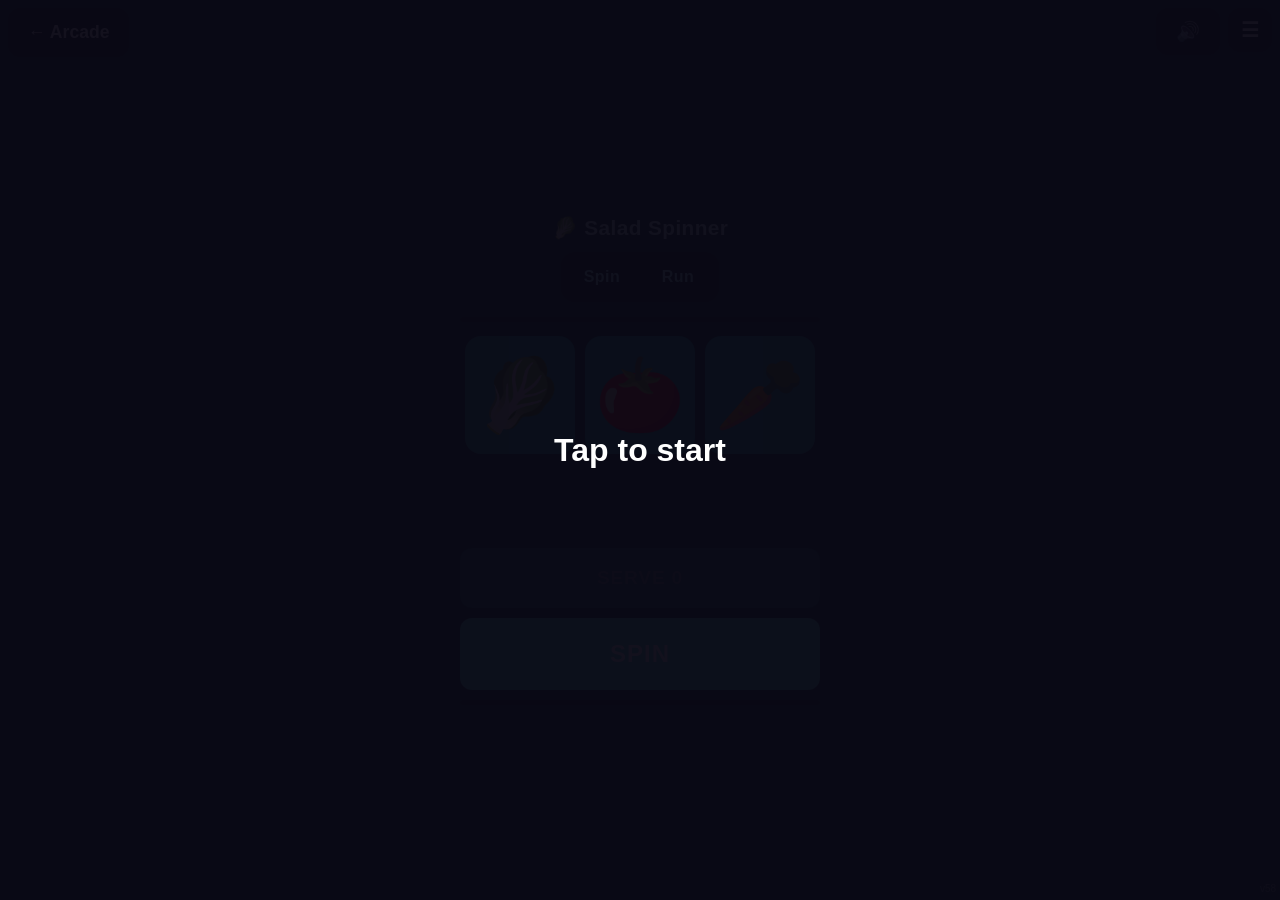
<file: games/lettuce-slots/index.html>
<!doctype html>
<html lang="en">
<head>
<meta charset="utf-8">
<meta name="viewport" content="width=device-width, initial-scale=1, maximum-scale=1, user-scalable=no, viewport-fit=cover">
<title>Salad Spinner — Lettuce Arcade</title>
<meta name="theme-color" content="#083734">
<link rel="stylesheet" href="/shared/arcade.css">
<style>
  body {
    display: flex;
    flex-direction: column;
    align-items: center;
    min-height: 100vh;
    text-align: center;
    padding:
      calc(56px + var(--safe-top))
      calc(16px + var(--safe-right))
      calc(32px + var(--safe-bottom))
      calc(16px + var(--safe-left));
  }

  /* margin:auto centres when there's room and never clips the top when there isn't. */
  main {
    margin: auto 0;
    display: flex;
    flex-direction: column;
    align-items: center;
    gap: 10px;
    width: 100%;
  }

  h1 { font-size: 1.3rem; letter-spacing: 0.02em; }

  /* Mode pill: top of the page, far from the thumb, so a small child on the
     SPIN button never reaches it. Each half is a full 44px target. */
  #modes {
    display: inline-flex;
    padding: 3px;
    border-radius: 14px;
    background: rgba(0, 0, 0, 0.35);
  }
  #modes button {
    min-height: 44px;
    min-width: 76px;
    padding: 8px 18px;
    border: none;
    border-radius: 11px;
    background: transparent;
    color: var(--fg-dim);
    font-size: 1rem;
    font-weight: 800;
    letter-spacing: 0.03em;
    cursor: pointer;
  }
  #modes button.on { background: var(--accent); color: #fff; }
  #modes button:disabled { opacity: 0.6; cursor: default; }

  #sub { font-size: 0.95rem; color: var(--fg-dim); font-weight: 600; }
  #sub b { color: var(--fg); }

  /* Spin mode: the run's counter and SERVE go away; the readout and footer
     carry the lifetime stats instead. */
  body.mode-spin #sub,
  body.mode-spin #serve { display: none; }

  .stage { position: relative; margin-top: 4px; }
  .reels { display: flex; gap: 10px; }

  .reel {
    width: clamp(84px, 28vw, 110px);
    height: clamp(92px, 29vw, 118px);
    display: flex;
    align-items: center;
    justify-content: center;
    font-size: clamp(52px, 17vw, 72px);
    line-height: 1;
    background: var(--bg-elevated);
    border-radius: 16px;
    border: 3px solid transparent;
    transition: opacity 120ms;
  }
  .reel.hot { border-color: #ffe066; }
  .reel.hot.leaf { border-color: #7dff9a; box-shadow: 0 0 18px rgba(125, 255, 154, 0.35); }
  .reel.bunny { border-color: #ff8a7a; }
  .reel.fade { opacity: 0.35; }
  /* The two matched reels breathe while the third one crawls. */
  .reel.breathe { animation: breathe 0.9s ease-in-out infinite; }
  @keyframes breathe {
    0%, 100% { transform: scale(1); }
    50%      { transform: scale(1.07); }
  }
  /* The bunny sliding past on a lettuce near-miss. */
  .reel.pass { animation: pass 260ms ease-out; }
  @keyframes pass {
    0%   { border-color: #ff8a7a; background: #7a3a38; }
    100% { border-color: transparent; }
  }

  /* Floats over the reels so it can be loud without moving anything. */
  .payout {
    position: absolute;
    left: 0; right: 0; bottom: calc(100% - 10px);
    font-size: clamp(40px, 13vw, 60px);
    font-weight: 900;
    line-height: 1;
    opacity: 0;
    pointer-events: none;
    text-shadow: 0 3px 14px rgba(0, 0, 0, 0.6);
  }
  .payout.jackpot { color: #ffe066; }
  .payout.match { color: #eafffb; }
  .payout.bust { color: #ff8a7a; }
  .payout.pop { animation: payout-pop 1.15s ease-out forwards; }
  @keyframes payout-pop {
    0%   { opacity: 0; transform: translateY(30%) scale(0.5); }
    18%  { opacity: 1; transform: translateY(-10%) scale(1.3); }
    34%  { opacity: 1; transform: translateY(-4%) scale(1.05); }
    100% { opacity: 0; transform: translateY(-70%) scale(1.02); }
  }

  /* The strip map: three dots per stop of the third reel, in reel order.
     The band is the reel's position and glides a dot at a time. Zones mark
     the stops that matter: red for the bunny, green for lettuce when
     🥬🥬🥬 is live, gold for the pair's symbol. Passing through a zone
     flashes it; landing on it holds it lit. */
  #ticks { display: flex; gap: 5px; height: 9px; margin-top: 3px; align-items: center; }
  #ticks i {
    width: 7px; height: 7px; border-radius: 50%;
    background: rgba(255, 255, 255, 0.12);
    transition: background 70ms, transform 70ms, box-shadow 70ms;
  }
  #ticks i.z-red   { background: rgba(255, 90, 70, 0.38); }
  #ticks i.z-green { background: rgba(125, 255, 154, 0.38); }
  #ticks i.z-gold  { background: rgba(255, 224, 102, 0.42); }
  #ticks i.edge { background: rgba(255, 255, 255, 0.55); transform: scale(1.1); }
  #ticks i.mid  { background: #ffffff; transform: scale(1.45); box-shadow: 0 0 8px rgba(255, 255, 255, 0.6); }
  #ticks i.z-red.lit   { background: #ff5a46; box-shadow: 0 0 10px rgba(255, 90, 70, 0.9); transform: scale(1.35); }
  #ticks i.z-green.lit { background: #7dff9a; box-shadow: 0 0 10px rgba(125, 255, 154, 0.9); transform: scale(1.35); }
  #ticks i.z-gold.lit  { background: #ffe066; box-shadow: 0 0 10px rgba(255, 224, 102, 0.9); transform: scale(1.35); }
  #ticks i.z-red.lit.mid, #ticks i.z-green.lit.mid, #ticks i.z-gold.lit.mid { transform: scale(1.6); }
  /* Celebrations: a chase across every dot, coloured by what happened. */
  #ticks.dance i { animation: dance 1.3s ease-in-out 1; animation-delay: calc(var(--i) * 45ms); }
  /* Matches and jackpots keep dancing until the next spin. */
  #ticks.dance.loop i { animation-iteration-count: infinite; }
  #ticks.dance-green i { --c: #7dff9a; }
  #ticks.dance-gold i { --c: #ffe066; }
  #ticks.dance-red i { --c: #ff5a46; }
  @keyframes dance {
    0%, 100% { transform: scale(1); }
    25% { transform: scale(1.9) translateY(-4px); background: var(--c); box-shadow: 0 0 10px var(--c); }
    50% { transform: scale(0.8); }
    75% { transform: scale(1.5); background: var(--c); }
  }

  /* Run only: the run's events so far, live, same glyphs as the end card.
     Hidden for now — it read as clutter next to the reels. The end card and
     the share picture still show the run's events. To bring it back, drop
     the `display: none` here and flip SHOW_HIST to true. */
  #hist { display: none; }
  #hist.on {
    height: 1.3rem;
    font-size: 1rem;
    line-height: 1.3rem;
    letter-spacing: 0.06em;
    color: var(--fg-dim);
    opacity: 0.85;
  }
  body.mode-spin #hist { display: none !important; }

  /* Fixed height so results never reflow the reels. */
  #status {
    height: 2.6rem;
    display: flex;
    align-items: center;
    justify-content: center;
    font-size: 1.1rem;
    font-weight: 700;
    color: var(--fg-dim);
  }
  #status.jackpot { color: #ffe066; font-size: 1.3rem; }
  #status.match   { color: var(--accent); }
  #status.near    { color: #ffb4a2; }
  #status.leaf    { color: #7dff9a; font-size: 1.2rem; }
  #status.legend  { color: var(--fg-dim); opacity: 0.6; font-weight: 600; font-size: 0.95rem; }
  #status.bust    { color: #ff8a7a; }
  #status.serve   { color: var(--accent); }

  #readout { font-size: 1rem; color: var(--fg-dim); }
  #readout b { color: var(--fg); font-size: 1.15rem; }
  #readout .bowl { display: inline-block; }
  #readout.record b:first-of-type { color: #ffe066; }
  #readout b { display: inline-block; transition: transform 420ms cubic-bezier(0.2, 0.8, 0.2, 1.2), color 300ms; transform-origin: 0% 80%; }
  /* While the bowl rolls it blows up to roughly twice its size and goes gold,
     then eases back. The ticks finally have something to look at. */
  #readout .roll { color: #ffe066; transform: scale(2.2); text-shadow: 0 2px 12px rgba(0, 0, 0, 0.5); }
  #readout.rolling { color: rgba(165, 243, 239, 0.45); }
  #readout .bowl.wobble { animation: wobble 0.5s ease-in-out infinite; }
  #readout .bowl.hop { animation: hop 320ms ease-out; }
  @keyframes wobble {
    0%, 100% { transform: rotate(-12deg); }
    50%      { transform: rotate(12deg); }
  }
  @keyframes hop {
    0%   { transform: translateY(0) scale(1); }
    40%  { transform: translateY(-8px) scale(1.25); }
    100% { transform: translateY(0) scale(1); }
  }

  /* Thin bars: spins left under the counter, ladder progress above the footer. */
  .bar {
    width: min(360px, 82vw);
    height: 5px;
    border-radius: 3px;
    background: rgba(0, 0, 0, 0.35);
    overflow: hidden;
  }
  .bar i {
    display: block;
    height: 100%;
    width: 0;
    border-radius: 3px;
    background: var(--accent);
    transition: width 320ms ease-out;
  }
  #sub { display: flex; flex-direction: column; align-items: center; gap: 5px; }
  #ladder i { background: #ffe066; }
  /* Final five: the spins-left bar goes gold while leaves pay double. */
  #spinbar.finale i { background: #ffe066; }
  #sub.finale b { color: #ffe066; }
  #footer-wrap { display: flex; flex-direction: column; align-items: center; gap: 6px; }
  #footer.pulse { animation: footer-pulse 700ms ease-out; }
  @keyframes footer-pulse {
    0%   { transform: scale(1); color: var(--fg-dim); }
    30%  { transform: scale(1.12); color: #ffe066; }
    100% { transform: scale(1); }
  }
  body.mode-spin #ladder { display: none; }

  /* The bunny: a shake and a red flash at the edges. */
  body.shake main { animation: shake 420ms ease-out; }
  @keyframes shake {
    0%, 100% { transform: translateX(0); }
    15%  { transform: translateX(-9px) rotate(-0.6deg); }
    35%  { transform: translateX(8px) rotate(0.5deg); }
    55%  { transform: translateX(-6px); }
    75%  { transform: translateX(4px); }
  }
  #vignette {
    position: fixed; inset: 0; pointer-events: none; z-index: 9990;
    box-shadow: inset 0 0 90px 30px rgba(255, 80, 60, 0.75);
    opacity: 0;
  }
  #vignette.flash { animation: vignette 600ms ease-out; }
  @keyframes vignette { 0% { opacity: 1; } 100% { opacity: 0; } }

  /* The bowl on its way from SERVE to the served total. */
  .fly {
    position: fixed;
    z-index: 9997;
    font-size: 1.4rem;
    font-weight: 900;
    color: #ffe066;
    text-shadow: 0 2px 10px rgba(0, 0, 0, 0.6);
    pointer-events: none;
    transition: transform 520ms cubic-bezier(0.2, 0.7, 0.3, 1), opacity 520ms;
  }

  #serve, #spin {
    width: min(360px, 82vw);
    font-weight: 800;
    letter-spacing: 0.04em;
  }
  #serve { height: 60px; font-size: 1.2rem; background: var(--bg-elevated); transition: background 200ms, color 200ms; }
  #serve:disabled { opacity: 0.35; }
  /* SERVE begs: the bowl would cross a rung or beat the best single serve. */
  #serve.gold { background: #ffe066; color: #3a2d00; }
  #serve.gold:not(:disabled) { animation: serve-beg 1.4s ease-in-out infinite; }
  /* Cash out mid-crawl: live while the third reel turns with the bowl on the line. */
  #serve.cashout { background: #ffe066; color: #3a2d00; opacity: 1; animation: serve-beg 0.7s ease-in-out infinite; }
  @keyframes serve-beg {
    0%, 100% { box-shadow: 0 0 0 0 rgba(255, 224, 102, 0.55); }
    50%      { box-shadow: 0 0 0 10px rgba(255, 224, 102, 0); }
  }
  #spin { height: 72px; font-size: 1.5rem; transition: background 120ms; }
  /* Mid-spin the button stays live: a tap stops the next reel. */
  #spin.stop { background: var(--bg-elevated); letter-spacing: 0.12em; }
  #spin.stop.beat { animation: beat 140ms ease-out; }
  #spin.auto { background: #ffe066; color: #3a2d00; letter-spacing: 0.12em; }
  @keyframes beat {
    0%   { transform: scale(1); }
    40%  { transform: scale(1.035); }
    100% { transform: scale(1); }
  }

  #footer { font-size: 0.95rem; color: var(--fg-dim); font-weight: 600; }
  #footer b { color: var(--fg); }

  #mute {
    position: fixed;
    top: calc(8px + var(--safe-top));
    right: calc(60px + var(--safe-right)); /* the shared ☰ menu sits at 8px */
    min-height: 44px; min-width: 44px;
    font-size: 1.2rem;
    background: rgba(0, 0, 0, 0.5);
    z-index: 9999;
  }

  /* Cards: full-screen so nothing underneath stays tappable. */
  #card {
    position: fixed; inset: 0;
    background: rgba(8, 55, 52, 0.97);
    display: none;
    align-items: center;
    justify-content: center;
    padding: calc(56px + var(--safe-top)) 20px calc(24px + var(--safe-bottom));
    z-index: 9998;
    overflow-y: auto;
  }
  #card.show { display: flex; }
  .box {
    width: 100%;
    max-width: 360px;
    display: flex;
    flex-direction: column;
    align-items: center;
    gap: 12px;
    text-align: center;
  }
  .box h2 { font-size: 1.6rem; line-height: 1.2; }
  .box .big { font-size: 2rem; font-weight: 900; }
  .box .tier { font-size: 1.4rem; font-weight: 800; color: #ffe066; }
  .box p { color: var(--fg-dim); font-size: 1rem; }
  .box ul { text-align: left; color: var(--fg); padding-left: 1.2em; font-size: 1rem; }
  .box li { margin: 6px 0; }
  .box .btn { width: 100%; min-height: 64px; font-size: 1.25rem; font-weight: 800; }
  .box .btn.quiet { background: var(--bg-elevated); }

  /* The end card proper: a bordered panel inside the sheet so a screenshot
     has an edge, a date, and a footer that says where it came from. */
  .box .panel {
    width: 100%;
    background: #052926;
    border: 1px solid rgba(255, 255, 255, 0.08);
    border-radius: 18px;
    padding: 14px 16px 12px;
    display: flex; flex-direction: column; align-items: center; gap: 8px;
  }
  .box .panel-top { width: 100%; display: flex; justify-content: space-between; font-size: 0.9rem; color: var(--fg-dim); }
  .box .panel-top .game { color: var(--fg); font-weight: 700; }
  .box .why { font-size: 0.9rem; color: var(--fg-dim); margin-bottom: -4px; }
  .box .why.best { color: #ffe066; font-weight: 700; }
  .box .strip { font-size: 1.25rem; line-height: 1.3; letter-spacing: 0.04em; word-break: break-all; }
  .box .foot { font-size: 0.72rem; color: var(--fg-dim); opacity: 0.75; }
  .box .hint { font-size: 0.8rem; color: var(--fg-dim); min-height: 1.1em; }
  .box .row { display: flex; gap: 8px; width: 100%; }
  .box .row .btn { flex: 1; min-height: 56px; font-size: 1.1rem; padding-left: 8px; padding-right: 8px; }

  @media (prefers-reduced-motion: reduce) {
    .payout.pop { animation: none; opacity: 1; }
    .reel.breathe, .reel.pass, #readout .bowl.wobble, #readout .bowl.hop,
    #spin.stop.beat, #footer.pulse, body.shake main, #vignette.flash,
    #serve.gold, #serve.cashout, #ticks.dance i { animation: none; }
    .fly { transition: none; }
  }
</style>
</head>
<body>
<main>
  <h1>🥬 Salad Spinner</h1>
  <div id="modes" role="tablist" aria-label="Mode">
    <button id="mode-spin" role="tab" aria-selected="true">Spin</button>
    <button id="mode-run" role="tab" aria-selected="false">Run</button>
  </div>
  <div id="sub"><b id="spins-left"></b><div class="bar" id="spinbar" aria-hidden="true"><i></i></div></div>

  <div class="stage" aria-hidden="true">
    <div class="reels">
      <div class="reel" id="reel0">🥬</div>
      <div class="reel" id="reel1">🍅</div>
      <div class="reel" id="reel2">🥕</div>
    </div>
    <div class="payout" id="payout"></div>
  </div>
  <div id="ticks" aria-hidden="true"></div>
  <div id="hist" aria-hidden="true"></div>

  <div id="status" aria-live="polite"></div>
  <div id="readout"></div>

  <button id="serve" class="btn" disabled>SERVE 0</button>
  <button id="spin" class="btn">SPIN</button>

  <div id="footer-wrap">
    <div class="bar" id="ladder" aria-hidden="true"><i></i></div>
    <div id="footer"></div>
  </div>
</main>

<button id="mute" class="btn" aria-label="Mute sound">🔊</button>
<div id="vignette" aria-hidden="true"></div>
<div id="card" role="dialog" aria-modal="true"><div class="box" id="box"></div></div>

<script src="/shared/arcade.js"></script>
<script>
  Arcade.backButton();

  // ---- constants --------------------------------------------------------
  var SYMBOLS = ["🍅", "🥕", "🧀", "🫒", "🥬"];          // reels 1 and 2, and reel 3 in Spin
  var STRIP3_RUN = ["🍅", "🥕", "🧀", "🫒", "🥬", "🐰"]; // reel 3 in Run: the bunny lives here
  var LETTUCE = 4;
  var BUNNY = 5;
  var SPINS = 75;
  var FINALE = 5;            // the last five spins pay double leaves
  var PAIR_POINTS = 5;       // Spin mode: two matching on reels one and two
  var PAIR_LEAF = 1;         // Run mode: the same pair adds one extra leaf
  var MATCH_FLOOR = 10;      // a match pays ×2 or +10, whichever is more (sized in gdd/sim)
  var CEREMONY_MID = 20;     // gain at which a match earns the pop
  var CEREMONY_BIG = 50;     // gain at which a match earns confetti
  var POT_BASE = 500;        // Spin mode's progressive jackpot...
  var POT_STEP = 2;          // ...grows by this every dry spin
  var STREAK_STAMPS = [5, 10, 15, 20];
  var RECORD_FLOOR = 20;     // a bowl has to be at least this big before beating it is a record
  var HOLD_MS = 450;         // hold SPIN this long in Spin mode to auto-spin
  var LADDER = [
    { at: 0, name: "Side salad" },
    { at: 100, name: "Garden salad" },
    { at: 200, name: "Chef's salad" },
    { at: 300, name: "Feast" },
    { at: 450, name: "Legendary" }
  ];
  // Three lines on the start card, zero taps to read.
  var RULES = [
    "Every spin adds more than the last.",
    "The 🐰 eats the bowl. SERVE keeps it.",
    SPINS + " spins. Whatever's left at the end is served."
  ];
  // The whole rulebook, behind the ☰ menu, for whoever asks. Two modes, two
  // sections: the pill at the top of the screen switches between them.
  var HELP = [
    "# Any time",
    "Tap SPIN again while the reels turn to stop the next one. What lands was decided the moment you spun.",
    "The dots under the reels map the third reel: three dots a stop, in reel order. Red is the bunny. Green is 🥬 when 🥬🥬🥬 is live. Gold is your pair.",
    "# Spin",
    "The toy. Just spin — nothing is at stake and nothing ends.",
    "One point a spin, five for a pair on the first two reels, fifty for a match.",
    "🥬🥬🥬 pays the pot. The pot starts at " + POT_BASE + " and grows by " + POT_STEP + " every spin it isn't hit.",
    "Hold SPIN to keep spinning. It stops the moment a pair shows, so you see the crawl.",
    "Points add up forever. No bunny in this mode.",
    "# Run",
    "The game. " + SPINS + " spins, then it's over.",
    "Every spin adds more to the bowl than the last: +1, +2, +3…",
    "SERVE keeps the bowl and starts the count again at +1.",
    "The 🐰 on the third reel eats whatever's in the bowl.",
    "A pair on the first two reels adds an extra leaf. A MATCH doubles the bowl (or adds " + MATCH_FLOOR + ", whichever is more). 🥬🥬🥬 triples it and adds 50.",
    "Two match and the third reel is crawling? SERVE is live: bank the bowl now and give up the double.",
    "The last " + FINALE + " spins pay double leaves.",
    "Whatever's still in the bowl after the last spin is served. Serve more than anyone."
  ];
  // First run only: the status line teaches for the first three leaves of a
  // streak, then stops for good (or after ten spins, whichever comes first).
  var COACH = [
    "+1 · every spin adds more than the last",
    "+2 · SERVE keeps the bowl",
    "+3 · the 🐰 eats it. Serve, or spin?"
  ];

  // ?turbo skips every animation and delay so the economy can be driven
  // by keyboard and measured against the GDD table. Outcomes are untouched.
  var TURBO = /[?&]turbo\b/.test(location.search);
  var REDUCED = window.matchMedia && window.matchMedia("(prefers-reduced-motion: reduce)").matches;

  // ---- tick schedules ---------------------------------------------------
  function steady(count, ms) { var a = []; for (var i = 0; i < count; i++) a.push(ms); return a; }
  var REEL1 = steady(10, 60);                                      // lands  600ms
  var REEL2 = steady(17, 60);                                      // lands 1020ms
  // Reel one landed 🥬: reel two slows on its last three ticks.
  var REEL2_LEAF = steady(14, 60).concat([100, 150, 220]);          // lands ~1310ms
  var REEL2_HOOK_FROM = 14;
  var REEL_AUTO = steady(6, 45);                                    // hold-to-spin: every reel, fast
  var REEL3_NORMAL = steady(30, 60);                               // lands 1800ms
  var REEL3_TENSION = steady(18, 60)                               // lands ~3100ms
    .concat([80, 110, 150, 200, 260, 330, 410, 500]);
  // Two lettuce is the only pair that can pay the jackpot, so it crawls longer.
  var REEL3_TENSION_LEAF = steady(18, 60)                          // lands ~3900ms
    .concat([80, 110, 150, 200, 260, 330, 410, 500, 600, 700]);
  var TENSION_TAIL_FROM = 18;
  // A tap this soon after SPIN is a double-tap, not a stop.
  var STOP_GRACE_MS = 150;
  var SHOW_HIST = false;   // the live run-history strip under the reels
  var DOTS_PER_STOP = 3;
  var STOP_SWEEP_MS = 14;    // per stop, when STOP fast-forwards the reel
  function legendSpin() { return "pair +" + PAIR_POINTS + " · three +50 · 🥬🥬🥬 pot " + pot(); }
  var LEGEND_RUN = "pair +1 leaf · three ×2 · 🥬🥬🥬 ×3 · 🐰 eats the bowl";

  // ---- audio ------------------------------------------------------------
  var muted = Arcade.load("muted", false) === true;

  function tone(freq, dur, delay, vol) {
    var ctx = Arcade.audioCtx;
    if (!ctx || muted) return;
    try {
      var t0 = ctx.currentTime + (delay || 0);
      var osc = ctx.createOscillator();
      var gain = ctx.createGain();
      osc.type = "triangle";
      osc.frequency.value = freq;
      gain.gain.setValueAtTime(0.0001, t0);
      gain.gain.exponentialRampToValueAtTime(vol || 0.18, t0 + 0.012);
      gain.gain.exponentialRampToValueAtTime(0.0001, t0 + dur);
      osc.connect(gain);
      gain.connect(ctx.destination);
      osc.start(t0);
      osc.stop(t0 + dur + 0.02);
    } catch (e) { /* audio unavailable; play on silently */ }
  }

  var STOP_TONES = [440, 554, 659];
  // Each leaf of a streak lands one semitone higher than the last.
  function streakTone(streak) { tone(392 * Math.pow(2, Math.min(streak, 24) / 12), 0.14, 0.04, 0.17); }
  function stampSound() { tone(659, 0.12, 0, 0.18); tone(988, 0.2, 0.1, 0.18); }
  function jackpotSound() { [523, 659, 784, 1047].forEach(function (f, i) { tone(f, 0.3, i * 0.11, 0.22); }); }
  function matchSound() { tone(523, 0.22, 0, 0.2); tone(784, 0.26, 0.12, 0.2); }
  function serveSound(amount) {
    if (amount < 30) { tone(523, 0.2, 0, 0.16); return; }
    [523, 659, 784].forEach(function (f, i) { tone(f, 0.22, i * 0.09, 0.18); });
  }
  // Three crunches, not a buzzer.
  function bunnySound() { tone(240, 0.09, 0, 0.16); tone(180, 0.09, 0.1, 0.16); tone(130, 0.12, 0.2, 0.16); }

  // ---- elements ---------------------------------------------------------
  function $(id) { return document.getElementById(id); }
  var reelEls = [$("reel0"), $("reel1"), $("reel2")];
  var statusEl = $("status"), payoutEl = $("payout");
  var spinBtn = $("spin"), serveBtn = $("serve"), muteBtn = $("mute");
  var modeSpinBtn = $("mode-spin"), modeRunBtn = $("mode-run");
  var readoutEl = $("readout"), footerEl = $("footer"), spinsLeftEl = $("spins-left");
  var cardEl = $("card"), boxEl = $("box");
  var ticksEl = $("ticks"), histEl = $("hist");
  var spinbarFill = $("spinbar").firstElementChild, ladderFill = $("ladder").firstElementChild;

  // ---- the strip map ----------------------------------------------------
  // Dots = 3 × the third reel's stops, in reel order. `bandAt` is the dot
  // under the reel's window (always a stop's middle dot when at rest).
  var dots = [], bandAt = -1, bandTimers = [], zones = {}, held = -1;
  function buildDots(n) {
    ticksEl.innerHTML = "";
    dots = [];
    for (var d = 0; d < n * DOTS_PER_STOP; d++) {
      var i = document.createElement("i");
      i.style.setProperty("--i", d);
      ticksEl.appendChild(i);
      dots.push(i);
    }
    bandAt = -1; zones = {}; held = -1;
    ticksEl.className = "";
  }
  function zoneClass(stop) { return zones[stop] ? "z-" + zones[stop] : null; }
  // Mark a stop as a zone (colour) or clear it (null).
  function setZone(stop, colour) {
    if (colour) zones[stop] = colour; else delete zones[stop];
    for (var k = 0; k < DOTS_PER_STOP; k++) {
      var d = dots[stop * DOTS_PER_STOP + k];
      if (!d) continue;
      d.classList.remove("z-red", "z-green", "z-gold", "lit");
      if (colour) d.classList.add("z-" + colour);
    }
  }
  function stopOfDot(i) { return Math.floor(i / DOTS_PER_STOP); }
  function centerOf(stop) { return stop * DOTS_PER_STOP + 1; }
  function paintBand() {
    var n = dots.length;
    for (var i = 0; i < n; i++) {
      var d = dots[i];
      d.classList.remove("mid", "edge");
      if (i !== held && stopOfDot(i) !== stopOfDot(held)) d.classList.remove("lit");
    }
    if (bandAt < 0 || !n) return;
    dots[bandAt].classList.add("mid");
    dots[(bandAt + 1) % n].classList.add("edge");
    dots[(bandAt - 1 + n) % n].classList.add("edge");
  }
  // Move the band to dot i. Entering a zone's middle dot flashes the zone.
  function bandTo(i, landing) {
    var n = dots.length;
    if (!n) return;
    bandAt = ((i % n) + n) % n;
    var stop = stopOfDot(bandAt);
    if (zoneClass(stop) && bandAt === centerOf(stop)) flashZone(stop, landing);
    paintBand();
  }
  function flashZone(stop, hold) {
    var zc = zoneClass(stop);
    if (!zc) return;
    for (var k = 0; k < DOTS_PER_STOP; k++) dots[stop * DOTS_PER_STOP + k].classList.add("lit");
    if (hold) { held = centerOf(stop); return; }
    setTimeout(function () {
      if (held === centerOf(stop)) return;
      for (var k = 0; k < DOTS_PER_STOP; k++) dots[stop * DOTS_PER_STOP + k].classList.remove("lit");
    }, 260);
  }
  function clearBandTimers() { bandTimers.forEach(clearTimeout); bandTimers = []; }
  // The reel arrived at `stop`; the next tick is `dur` ms away. Land the
  // band on this stop now, then glide two dots toward the next stop during
  // the interval so the third dot (the centre) lands with the next symbol.
  // dur 0 means this was the landing tick.
  function bandGlide(stop, dur) {
    clearBandTimers();
    bandTo(centerOf(stop), dur === 0);
    if (dur <= 0) return;
    var base = bandAt, third = dur / 3;
    for (var k = 1; k < DOTS_PER_STOP; k++) {
      (function (k) { bandTimers.push(setTimeout(function () { bandTo(base + k, false); }, third * k)); })(k);
    }
  }
  var danceTimer = null;
  function dance(colour, loop) {
    clearTimeout(danceTimer);
    ticksEl.classList.remove("dance", "loop", "dance-green", "dance-gold", "dance-red");
    void ticksEl.offsetWidth;
    ticksEl.classList.add("dance", "dance-" + colour);
    if (loop) ticksEl.classList.add("loop");   // cleared by resetMap() on the next spin
    else danceTimer = setTimeout(function () { ticksEl.classList.remove("dance", "dance-" + colour); }, 1400);
  }
  // Fresh spin: rebuild for this mode's strip and set the standing zones.
  function resetMap() {
    clearBandTimers();
    clearTimeout(danceTimer);
    buildDots(strip3().length);
    if (ui === "spin") setZone(LETTUCE, "green");   // 🥬🥬🥬 is always the jackpot here
    else setZone(BUNNY, "red");                     // the bunny is always the bunny
  }
  function clearBeat() { /* kept for call sites: the map clears itself per spin */ }
  function pulseSpinBtn() {
    spinBtn.classList.remove("beat");
    void spinBtn.offsetWidth;
    spinBtn.classList.add("beat");
  }
  // The reels still in motion, in landing order. A tap mid-spin lands the
  // first one now. Outcomes were drawn before anything moved, so this only
  // ever changes how long the reveal takes.
  var live = [];
  var spinStartedAt = 0;
  function stopNext() {
    if (!spinning || Date.now() - spinStartedAt < STOP_GRACE_MS) return;
    var r = live.shift();
    if (r) r.stop();
  }

  // ---- state ------------------------------------------------------------
  function num(v) { var n = Number(v); return isFinite(n) ? n : 0; }
  var ui = "spin";     // "spin" (the toy) | "run" (the game)
  var run = null;      // the run in progress, mirrored to storage
  var rng = null;      // the run's seeded stream: three draws per spin, nothing else
  var phase = "card";  // "card" | "play"
  var spinning = false;

  // Spin mode's lifetime stats. These are v1's keys, never deleted, so a
  // phone that played v1 gets its totals back exactly.
  var points = num(Arcade.load("points", 0));
  var jackpots = num(Arcade.load("jackpots", 0));
  var matches = num(Arcade.load("matches", 0));
  var dry = num(Arcade.load("dry", 0));
  function pot() { return POT_BASE + dry * POT_STEP; }
  function saveStats() {
    Arcade.save("points", points);
    Arcade.save("jackpots", jackpots);
    Arcade.save("matches", matches);
    Arcade.save("dry", dry);
    saveBrag();
  }

  // Run mode's lifetime tallies, for the index's stats sheet.
  var runs = num(Arcade.load("runs", 0));
  var serves = num(Arcade.load("serves", 0));
  var bunnies = num(Arcade.load("bunnies", 0));
  function saveRunStats() {
    Arcade.save("runs", runs);
    Arcade.save("serves", serves);
    Arcade.save("bunnies", bunnies);
  }

  // One best for Run. v2/v3 kept a daily best and a free-play best; the
  // higher of the two carries over.
  var best = Math.max(num(Arcade.load("best", 0)), num(Arcade.load("bestDaily", 0)), num(Arcade.load("bestFree", 0)));
  // Lifetime records that stamp mid-run: the biggest bowl ever held, the
  // biggest single serve.
  var bestBowl = num(Arcade.load("bestBowl", 0));
  var bestServe = num(Arcade.load("bestServe", 0));
  var shownBowl = 0;      // what the bowl number currently reads, for rolling
  var rollTimer = null;
  var cashout = false;    // SERVE is live mid-crawl
  var cashed = false;     // ...and was taken this spin
  var holding = false, auto = false, holdTimer = null;

  function inFinale(r) { return r.spin >= SPINS - FINALE; }
  function sinceBunny(r) {
    var i = r.hist.lastIndexOf("b");
    return i < 0 ? -1 : r.hist.length - 1 - i;
  }

  function newSeedString() {
    // The only place Math.random touches a run, and it only picks the seed.
    return "run:" + Date.now().toString(36) + ":" + Math.random().toString(36).slice(2, 10);
  }

  function newRun() {
    run = {
      seed: newSeedString(),
      spin: 0, bowl: 0, streak: 0, served: 0, biggest: 0, bunnies: 0, jackpots: 0,
      hist: [], // one letter per event, for the end card's strip: l b m j s
      coach: Arcade.load("coached", false) !== true
    };
    rng = Arcade.seededRandom(run.seed);
    saveRun();
    runs += 1;
    saveRunStats();
  }

  function saveRun() { Arcade.save("run", run); }

  function loadRun() {
    var r = Arcade.load("run", null);
    if (!r || typeof r !== "object" || typeof r.seed !== "string") return null;
    if (r.bunnies == null) r.bunnies = r.snails; // v2 runs called it a snail
    ["spin", "bowl", "streak", "served", "biggest", "bunnies", "jackpots"].forEach(function (k) { r[k] = num(r[k]); });
    r.coach = r.coach === true;
    if (!Array.isArray(r.hist)) r.hist = [];
    if (r.spin >= SPINS || r.spin < 0) { Arcade.save("run", null); return null; }
    rng = Arcade.seededRandom(r.seed);
    for (var i = 0; i < r.spin * 3; i++) rng(); // replay the draws already spent
    return r;
  }

  function strip3() { return ui === "run" ? STRIP3_RUN : SYMBOLS; }

  function draw() {
    return {
      r1: Math.floor(rng() * SYMBOLS.length),
      r2: Math.floor(rng() * SYMBOLS.length),
      r3: Math.floor(rng() * STRIP3_RUN.length)
    };
  }
  // Spin mode has no run and nothing at stake, so it rolls from Math.random
  // over five symbols. The seeded stream is only ever touched by draw().
  function toyDraw() {
    return {
      r1: Math.floor(Math.random() * SYMBOLS.length),
      r2: Math.floor(Math.random() * SYMBOLS.length),
      r3: Math.floor(Math.random() * SYMBOLS.length)
    };
  }

  function classify(r1, r2, r3) {
    if (r3 === BUNNY) return "bust";
    if (r1 === r2 && r2 === r3) return r1 === LETTUCE ? "jackpot" : "match";
    return "miss";
  }

  function tierFor(served) {
    var t = LADDER[0];
    LADDER.forEach(function (l) { if (served >= l.at) t = l; });
    return t;
  }
  function nextRung(served) {
    for (var i = 0; i < LADDER.length; i++) if (served < LADDER[i].at) return LADDER[i];
    return null;
  }

  function plural(n, word) { return n.toLocaleString() + " " + word + (n === 1 ? "" : "s"); }

  // ---- render -----------------------------------------------------------
  function render() {
    // Mid-spin the button is the STOP button, never disabled.
    spinBtn.textContent = spinning ? "STOP" : "SPIN";
    spinBtn.classList.toggle("stop", spinning);
    modeSpinBtn.disabled = spinning;
    modeRunBtn.disabled = spinning;
    // The status line shows what pays whenever it has nothing else to say.
    if (!spinning && statusEl.textContent === "") setStatus(ui === "spin" ? legendSpin() : LEGEND_RUN, "legend");
    if (ui === "spin") {
      spinBtn.classList.toggle("auto", auto);
      if (auto) spinBtn.textContent = "AUTO";
      readoutEl.innerHTML = "<b>" + plural(jackpots, "jackpot") + "</b> · " +
        matches.toLocaleString() + " match" + (matches === 1 ? "" : "es");
      footerEl.innerHTML = "🥬 pot <b>" + pot().toLocaleString() + "</b> · " + dry.toLocaleString() + " dry · " + points.toLocaleString() + " pts";
      return;
    }
    spinBtn.classList.remove("auto");
    if (!run) return;
    var left = SPINS - run.spin;
    var finale = inFinale(run);
    var sb = sinceBunny(run);
    spinsLeftEl.textContent = (finale ? "FINALE · leaves ×2 · " : "") + left + (left === 1 ? " spin left" : " spins left") +
      (finale ? "" : sb < 0 ? " · no 🐰 yet" : sb === 0 ? " · 🐰 just now" : " · 🐰 " + sb + " ago");
    $("sub").classList.toggle("finale", finale);
    $("spinbar").classList.toggle("finale", finale);
    spinbarFill.style.width = (100 * left / SPINS) + "%";
    var nextLeaf = (run.streak + 1) * (finale ? 2 : 1);
    readoutEl.innerHTML = "<span class=\"bowl\">🥗</span> <b id=\"bowlnum\">" + shownBowl + "</b> · streak <b>" + run.streak + "</b> · <b>+" + nextLeaf + "</b> next";
    readoutEl.classList.toggle("record", run.bowl >= RECORD_FLOOR && run.bowl >= bestBowl);
    rollBowl(run.bowl);
    // SERVE begs when the bowl would cross a rung or beat the best single serve.
    var nr0 = nextRung(run.served);
    var crosses = run.bowl > 0 && nr0 && run.served + run.bowl >= nr0.at;
    var record = run.bowl > 0 && bestServe > 0 && run.bowl > bestServe;
    serveSuffix = cashout ? " NOW" : crosses ? " → " + nr0.name : record ? " · record" : "";
    // Mid-roll the button shows the rolling number; otherwise the truth.
    serveBtn.textContent = "SERVE " + (rollTimer ? shownBowl : run.bowl) + serveSuffix;
    serveBtn.classList.toggle("cashout", cashout);
    serveBtn.classList.toggle("gold", !cashout && (crosses || record));
    serveBtn.disabled = (spinning && !cashout) || run.bowl <= 0;
    // Events only: plain leaves are filler, and a strip that grows only when
    // something happens reads as a trophy shelf. Bunnies, matches, jackpots, serves.
    if (SHOW_HIST) {
      histEl.classList.add("on");
      histEl.textContent = run.hist.filter(function (h) { return h !== "l"; }).slice(-16).map(function (h) { return GLYPH[h]; }).join("");
    }
    var nr = nextRung(run.served);
    var prev = tierFor(run.served);
    ladderFill.style.width = (nr ? 100 * (run.served - prev.at) / (nr.at - prev.at) : 100) + "%";
    footerEl.innerHTML = "served " + run.served + " · " + (nr
      ? "<b>" + nr.name + "</b> at " + nr.at + " · " + (nr.at - run.served) + " to go"
      : "<b>" + tierFor(run.served).name + "</b>");
  }
  // The bowl number rolls to its new value over half a second, a tick per
  // step, so a doubling is something you watch rather than something you read.
  function rollBowl(target) {
    if (rollTimer) { clearInterval(rollTimer); rollTimer = null; }
    var el0 = $("bowlnum");
    if (!el0) { shownBowl = target; return; }
    if (TURBO || REDUCED || shownBowl === target) { shownBowl = target; el0.textContent = target; return; }
    var from = shownBowl, diff = target - from;
    var steps = Math.min(10, Math.abs(diff)), n = 0;
    el0.classList.add("roll");
    readoutEl.classList.add("rolling");
    rollTimer = setInterval(function () {
      n += 1;
      shownBowl = n >= steps ? target : Math.round(from + diff * n / steps);
      var e = $("bowlnum");
      if (e) e.textContent = shownBowl;
      // The SERVE button is the bigger number and the thing about to be pressed: it fills in step.
      if (!cashout) serveBtn.textContent = "SERVE " + shownBowl + serveSuffix;
      if (steps > 1) tone(diff > 0 ? 700 + n * 40 : 400 - n * 20, 0.04, 0, 0.06);
      if (n >= steps) {
        clearInterval(rollTimer); rollTimer = null;
        if (e) e.classList.remove("roll");
        readoutEl.classList.remove("rolling");
      }
    }, 480 / steps);
  }
  var serveSuffix = "";
  function bowlEl() { return readoutEl.querySelector(".bowl"); }
  function setBowl(cls, on) { var b = bowlEl(); if (b) b.classList.toggle(cls, !!on); }

  function setStatus(text, cls) { statusEl.textContent = text; statusEl.className = cls || ""; }

  function showPayout(text, cls) {
    payoutEl.textContent = text;
    payoutEl.className = "payout " + cls;
    void payoutEl.offsetWidth;
    payoutEl.classList.add("pop");
  }

  function clearRings() { reelEls.forEach(function (el) { el.classList.remove("hot", "bunny", "leaf", "breathe", "pass"); }); }

  // ---- reel animation ---------------------------------------------------
  // Walks the strip one slot per tick, starting at (final - ticks) so the reel
  // arrives on finalIndex with every intermediate step contiguous.
  // Returns a handle whose stop() fast-forwards the reel through its
  // remaining stops (never a jump: the map would show the skip) and lands.
  // onTick(i, symbol, stopIndex, nextIntervalMs).
  function spinReel(el, strip, intervals, finalIndex, onTick, onDone) {
    var n = strip.length;
    var timer = null, landed = false, sweeping = false;
    var ticks = intervals.length;
    var idx = ((finalIndex - ticks) % n + n) % n;
    function land() {
      if (landed) return;
      landed = true;
      clearTimeout(timer);
      el.textContent = strip[finalIndex];
      el.classList.remove("fade");
      onDone();
    }
    function sweep() {
      if (landed || sweeping) return;
      sweeping = true;
      clearTimeout(timer);
      var remaining = ((finalIndex - idx) % n + n) % n;
      if (remaining === 0) { land(); return; }
      var k = 0;
      function go() {
        idx = (idx + 1) % n; k += 1;
        el.textContent = strip[idx];
        if (onTick) onTick(ticks - (remaining - k) - 1, strip[idx], idx, k < remaining ? STOP_SWEEP_MS : 0);
        if (k < remaining) timer = setTimeout(go, STOP_SWEEP_MS); else land();
      }
      go();
    }
    if (REDUCED) {
      // Reduced motion: a short fade instead of the walk; sounds and words stay.
      el.classList.add("fade");
      timer = setTimeout(function () { if (onTick) onTick(ticks - 1, strip[finalIndex], finalIndex, 0); land(); }, Math.min(900, ticks * 20));
      return { stop: function () { if (onTick) onTick(ticks - 1, strip[finalIndex], finalIndex, 0); land(); } };
    }
    function step(i) {
      timer = setTimeout(function () {
        if (landed || sweeping) return;
        idx = (idx + 1) % n;
        el.textContent = strip[idx];
        if (onTick) onTick(i, strip[idx], idx, i + 1 < ticks ? intervals[i + 1] : 0);
        if (i + 1 < ticks) step(i + 1);
        else land();
      }, intervals[i]);
    }
    step(0);
    return { stop: sweep };
  }

  // ---- the spin ---------------------------------------------------------
  function spin() {
    if (spinning || phase !== "play") return;
    if (ui === "run" && (!run || run.spin >= SPINS)) return;
    spinning = true;
    spinStartedAt = Date.now();
    setStatus("");
    render();
    payoutEl.className = "payout";
    clearRings();
    resetMap();

    var strip = strip3();
    var d = ui === "spin" ? toyDraw() : draw();
    var r1 = d.r1, r2 = d.r2, r3 = d.r3;
    var outcome = classify(r1, r2, r3);
    var tension = (r1 === r2);
    var done = ui === "spin" ? resolveSpin : resolve;

    cashout = false;
    cashed = false;

    // Presentation only. Every near-miss lands reel 3 just past the target
    // so the winning symbol is the last thing replaced. In Run, one past
    // lettuce is the bunny, so a lettuce near-miss goes two past, onto
    // tomato: the reel crawls through the lettuce, then the bunny, then
    // stops. This may only ever change which losing symbol shows.
    var shown = r3;
    if (tension && outcome === "miss") {
      shown = (r1 + (strip[(r1 + 1) % strip.length] === "🐰" ? 2 : 1)) % strip.length;
      if (classify(r1, r2, shown) !== "miss") {
        console.error("near-miss reindex changed the outcome; showing the rolled symbol");
        shown = r3;
      }
    }

    if (TURBO) {
      reelEls[0].textContent = SYMBOLS[r1];
      reelEls[1].textContent = SYMBOLS[r2];
      reelEls[2].textContent = strip[shown];
      done(r1, r2, shown, outcome, tension);
      return;
    }

    var leafPair = tension && r1 === LETTUCE;
    var finale = ui === "run" && inFinale(run);
    // The final five play the tension crawl on every spin.
    var third = leafPair ? REEL3_TENSION_LEAF : (tension || finale) ? REEL3_TENSION : REEL3_NORMAL;
    var leafHook = r1 === LETTUCE && !auto;
    var second = auto ? REEL_AUTO : leafHook ? REEL2_LEAF : REEL2;
    if (auto && !tension) third = REEL_AUTO;

    live = [];
    live.push(spinReel(reelEls[0], SYMBOLS, auto ? REEL_AUTO : REEL1, r1, null, function () {
      tone(STOP_TONES[0], 0.09, 0, 0.16);
      pulseSpinBtn();
      if (leafHook) reelEls[0].classList.add("leaf");
    }));
    live.push(spinReel(reelEls[1], SYMBOLS, second, r2, function (i) {
      if (leafHook && i >= REEL2_HOOK_FROM) tone(440 + (i - REEL2_HOOK_FROM) * 60, 0.06, 0, 0.09);
    }, function () {
      tone(STOP_TONES[1], 0.09, 0, 0.16);
      pulseSpinBtn();
      if (!tension) reelEls[0].classList.remove("leaf");
      if (tension) {
        var tier = leafPair ? "leaf" : "hot";
        reelEls[0].classList.add("hot", "breathe", tier);
        reelEls[1].classList.add("hot", "breathe", tier);
        // The pair's stop becomes a zone: green for lettuce, gold otherwise.
        // (In Spin the lettuce zone is already standing.)
        if (leafPair) setZone(LETTUCE, "green"); else setZone(r1, "gold");
        var staked = ui === "run" && run.bowl > 0;
        if (leafPair) setStatus("TWO 🥬 — JACKPOT?" + (staked ? " bowl " + run.bowl + " ×3…" : ""), "leaf");
        else setStatus("TWO " + SYMBOLS[r1] + (staked ? " — bowl " + run.bowl + " on the line…" : " — one to go…"), "near");
        if (staked) {
          setBowl("wobble", true);
          // Cash out: SERVE is live until the third reel lands.
          cashout = true;
          render();
        }
      }
    }));
    live.push(spinReel(reelEls[2], strip, third, shown, function (i, sym, idx, nextMs) {
      bandGlide(idx, nextMs);
      if (tension && i >= TENSION_TAIL_FROM && nextMs > STOP_SWEEP_MS) {
        tone(leafPair ? 360 : 300, 0.05, 0, 0.08);
        pulseSpinBtn();
        // A lettuce near-miss in Run crawls past the bunny before it stops.
        if (sym === "🐰") {
          reelEls[2].classList.remove("pass");
          void reelEls[2].offsetWidth;
          reelEls[2].classList.add("pass");
          tone(160, 0.08, 0, 0.1);
        }
      }
    }, function () {
      tone(STOP_TONES[2], 0.09, 0, 0.16);
      live = [];
      reelEls[0].classList.remove("breathe");
      reelEls[1].classList.remove("breathe");
      reelEls[2].classList.remove("pass");
      setBowl("wobble", false);
      cashout = false;
      done(r1, r2, shown, outcome, tension);
    }));
  }

  // Spin mode: v1's economy, verbatim. Points only ever go up.
  function resolveSpin(r1, r2, r3, outcome, tension) {
    if (outcome === "jackpot") {
      var won = pot();
      points += won;
      jackpots += 1;
      dry = 0;
      setStatus("JACKPOT! 🥬🥬🥬 +" + won.toLocaleString(), "jackpot");
      showPayout("+" + won.toLocaleString(), "jackpot");
      reelEls.forEach(function (el) { el.classList.add("hot", "leaf"); });
      jackpotSound();
      dance("green", true);
      Arcade.confetti(["#ffe066", "#7dff9a", "#eafffb"]);
    } else if (outcome === "match") {
      points += 50;
      matches += 1;
      dry += 1;
      setStatus("MATCH " + SYMBOLS[r1] + SYMBOLS[r1] + SYMBOLS[r1] + " +50", "match");
      showPayout("+50", "match");
      reelEls.forEach(function (el) { el.classList.add("hot"); });
      matchSound();
      dance("gold", true);
    } else if (tension) {
      // The pair pays. Two on the first reels, one off on the third.
      points += 1 + PAIR_POINTS;
      dry += 1;
      setStatus("PAIR " + SYMBOLS[r1] + SYMBOLS[r1] + " +" + PAIR_POINTS + " · one off", "near");
      reelEls.forEach(function (el) { el.classList.remove("leaf"); });
      tone(587, 0.1, 0, 0.14);
    } else {
      points += 1;
      dry += 1;
      setStatus("", "");
    }
    saveStats();
    if (outcome !== "miss") saveBrag();
    spinning = false;
    render();
    // Hold-to-spin keeps going while the thumb is down and the reels are
    // dull. A pair ends it: that crawl is for watching.
    if (auto && holding && !tension) setTimeout(function () { if (auto && holding && !spinning && phase === "play" && ui === "spin") spin(); }, 180);
    else if (auto) { auto = false; render(); }
  }

  function resolve(r1, r2, r3, outcome, tension) {
    run.spin += 1;

    run.hist.push(outcome === "bust" ? "b" : outcome === "jackpot" ? "j" : outcome === "match" ? "m" : "l");

    // Note run.spin was already incremented, so "finale" here means this
    // spin was one of the last five.
    var finale = run.spin > SPINS - FINALE;
    var mult = finale ? 2 : 1;

    if (outcome === "bust") {
      var lost = run.bowl;
      run.bunnies += 1;
      bunnies += 1;
      saveRunStats();
      run.bowl = 0;
      run.streak = 0;
      reelEls[2].classList.add("bunny");
      if (lost > 0) {
        setStatus("the bunny ate " + lost, "bust");
        showPayout("🐰 −" + lost, "bust");
        bunnyCeremony();
      } else {
        setStatus(cashed ? "he found an empty bowl. phew." : "he found an empty bowl", "bust");
      }
      bunnySound();
      dance("red");
    } else {
      run.streak += 1;
      var leaf = run.streak * mult;
      var extra = (tension && outcome === "miss") ? PAIR_LEAF * mult : 0;
      run.bowl += leaf + extra;
      var stampAt = STREAK_STAMPS.indexOf(run.streak) >= 0;
      if (outcome === "jackpot") {
        run.bowl = run.bowl * 3 + 50;
        run.jackpots += 1;
        setStatus(cashed ? "JACKPOT — after you banked. ouch." : "JACKPOT! 🥬🥬🥬 — bowl " + run.bowl, "jackpot");
        showPayout("JACKPOT", "jackpot");
        reelEls.forEach(function (el) { el.classList.add("hot", "leaf"); });
        jackpotSound();
        dance("green", true);
        Arcade.confetti(["#ffe066", "#7dff9a", "#eafffb"]);
      } else if (outcome === "match") {
        // ×2, or +10 when the bowl is too small for a doubling to mean anything.
        var before = run.bowl, floored = before * 2 < before + MATCH_FLOOR;
        run.bowl = Math.max(before * 2, before + MATCH_FLOOR);
        var gain = run.bowl - before;
        setStatus(cashed ? "MATCH — it would've paid +" + gain : floored ? "MATCH — +" + gain + " · bowl " + run.bowl : "MATCH — bowl doubled to " + run.bowl, "match");
        reelEls.forEach(function (el) { el.classList.add("hot"); });
        matchSound();
        dance("gold", true);
        // Ceremony sized to the gain: rings and chord always, the pop from
        // 20, confetti from 50. A +1 doubling should feel like +1.
        if (gain >= CEREMONY_MID) showPayout(floored ? "+" + gain : "×2", "match");
        if (gain >= CEREMONY_BIG) Arcade.confetti(["#ffe066", "#eafffb", "#fff"]);
      } else if (run.coach && run.streak <= COACH.length) {
        // First run: the first three leaves of a streak teach in the status
        // line. Keyed on the streak, not the spin, so an early bunny (which
        // explains itself) doesn't cancel the lesson.
        setStatus(COACH[run.streak - 1], "");
        streakTone(run.streak);
      } else if (tension) {
        setStatus("PAIR · +" + leaf + " +" + extra + " bonus" + (cashed ? " · one off, phew" : ""), "near");
        streakTone(run.streak);
        tone(587, 0.1, 0.12, 0.14);
      } else if (stampAt) {
        setStatus("🔥 streak " + run.streak + " · bowl " + run.bowl, "jackpot");
        streakTone(run.streak);
      } else {
        setStatus((finale ? "FINALE ×2 · " : "") + "+" + leaf + " leaf · bowl " + run.bowl, finale ? "serve" : "");
        streakTone(run.streak);
      }
      if (stampAt) { Arcade.stampIn(readoutEl); stampSound(); }
      // A bowl bigger than any you've ever held (once bowls are big enough to count).
      if (run.bowl > bestBowl && bestBowl >= RECORD_FLOOR) {
        Arcade.stampIn(readoutEl);
        if (outcome === "miss" && !tension && !stampAt) setStatus("🏆 record bowl " + run.bowl, "jackpot");
      }
      if (run.bowl > bestBowl) { bestBowl = run.bowl; Arcade.save("bestBowl", bestBowl); }
    }
    if (outcome !== "jackpot") reelEls.forEach(function (el) { el.classList.remove("leaf"); });

    if (run.coach && (run.streak >= COACH.length || run.spin >= 10)) { run.coach = false; Arcade.save("coached", true); }
    if (run.bowl > run.biggest) run.biggest = run.bowl;

    if (run.spin >= SPINS) {
      // Last call: whatever is still in the bowl is served.
      if (run.bowl > 0) {
        run.served += run.bowl;
        run.hist.push("s");
        serves += 1;
        saveRunStats();
        setStatus("last call — served " + run.bowl, "serve");
        serveSound(run.bowl);
        run.bowl = 0;
        run.streak = 0;
      }
      saveRun();
      spinning = false;
      render();
      if (TURBO) finishRun(); else setTimeout(finishRun, 1400);
      return;
    }

    saveRun();
    spinning = false;
    render();
    if (outcome !== "bust") setBowl("hop", true);
  }

  // The bowl flies from the SERVE button down to the served total, and the
  // total pulses when it lands. Reaching a rung of the ladder gets a stamp.
  function flyBowl(amount, onLand) {
    if (TURBO || REDUCED) { onLand(); return; }
    var from = serveBtn.getBoundingClientRect(), to = footerEl.getBoundingClientRect();
    var f = el("div", "fly", "🥗 +" + amount);
    f.style.left = (from.left + from.width / 2) + "px";
    f.style.top = (from.top + from.height / 2) + "px";
    f.style.transform = "translate(-50%, -50%)";
    document.body.appendChild(f);
    void f.offsetWidth;
    f.style.transform = "translate(-50%, -50%) translate(0, " + (to.top + to.height / 2 - (from.top + from.height / 2)) + "px) scale(0.7)";
    f.style.opacity = "0";
    setTimeout(function () { f.remove(); onLand(); }, 540);
  }

  function bunnyCeremony() {
    if (TURBO || REDUCED) return;
    document.body.classList.remove("shake");
    $("vignette").classList.remove("flash");
    void document.body.offsetWidth;
    document.body.classList.add("shake");
    $("vignette").classList.add("flash");
  }

  function serve() {
    if (phase !== "play" || ui !== "run" || !run || run.bowl <= 0) return;
    if (spinning && !cashout) return;
    var mid = spinning; // cashing out mid-crawl
    var amount = run.bowl;
    var before = tierFor(run.served);
    run.served += amount;
    run.hist.push("s");
    serves += 1;
    saveRunStats();
    run.bowl = 0;
    run.streak = 0;
    if (mid) { cashed = true; cashout = false; setBowl("wobble", false); }
    else clearRings();
    var after = tierFor(run.served);
    var rung = after !== before;
    var record = amount > bestServe;
    if (record) { bestServe = amount; Arcade.save("bestServe", bestServe); }
    setStatus(rung ? "🥗 " + after.name + "!" : mid ? "banked " + amount + " — the reel spins on…" : record ? "🏆 record serve " + amount : "served " + amount, rung || record ? "jackpot" : "serve");
    serveSound(amount);
    saveRun();
    render();
    flyBowl(amount, function () {
      footerEl.classList.remove("pulse");
      void footerEl.offsetWidth;
      footerEl.classList.add("pulse");
      if (rung) {
        Arcade.stampIn(footerEl);
        Arcade.confetti(["#ffe066", "#4adec5", "#eafffb"]);
      }
    });
  }

  function finishRun() {
    var result = {
      served: run.served, tier: tierFor(run.served).name,
      biggest: run.biggest, bunnies: run.bunnies, jackpots: run.jackpots,
      hist: run.hist.slice(), prevBest: best, beat: run.served > best && run.served > 0
    };
    if (result.beat) { best = result.served; Arcade.save("best", best); }
    saveBrag();
    run = null;
    rng = null;
    Arcade.save("run", null);
    showEndCard(result);
  }

  // ---- cards ------------------------------------------------------------
  function el(tag, cls, text) {
    var e = document.createElement(tag);
    if (cls) e.className = cls;
    if (text != null) e.textContent = text;
    return e;
  }
  function button(label, cls, onClick) {
    var b = el("button", cls, label);
    b.addEventListener("click", onClick);
    return b;
  }
  function openCard(children) {
    phase = "card";
    boxEl.innerHTML = "";
    children.forEach(function (c) { boxEl.appendChild(c); });
    cardEl.classList.add("show");
  }
  function closeCard() { cardEl.classList.remove("show"); phase = "play"; }

  // The rules live on the start card, under the button. No gate, no "Got it".
  function rulesList() {
    var ul = el("ul");
    RULES.forEach(function (t) { ul.appendChild(el("li", null, t)); });
    return ul;
  }

  function showStartCard(resume) {
    var kids = [el("h2", null, resume ? "Run in progress" : SPINS + "-spin run")];
    if (resume) {
      kids.push(el("p", null, (SPINS - run.spin) + " spins left · " + run.served + " served so far"));
    } else {
      kids.push(el("p", null, "your best " + best));
    }
    kids.push(button(resume ? "RESUME" : "START", "btn", function () {
      if (!resume) { newRun(); shownBowl = 0; }
      closeCard();
      clearRings();
      setStatus("");
      render();
    }));
    if (!resume) kids.push(rulesList());
    openCard(kids);
  }

  // The run as a strip of at most 16 glyphs. Each slot shows the most
  // notable thing that happened in its slice of the run: a jackpot beats a
  // serve beats a bunny beats a match beats a plain leaf.
  var GLYPH = { l: "🟩", b: "🐰", m: "✨", j: "🥬", s: "🥗" };
  var RANK = { l: 0, m: 1, b: 2, s: 3, j: 4 };
  function stripFor(hist) {
    var n = hist.length;
    if (!n) return "";
    var buckets = Math.min(n, 12), out = ""; // 12 glyphs fit one line on a 390px phone
    for (var b = 0; b < buckets; b++) {
      var from = Math.floor(b * n / buckets), to = Math.floor((b + 1) * n / buckets);
      var top = hist[from];
      for (var i = from + 1; i < to; i++) if ((RANK[hist[i]] || 0) > (RANK[top] || 0)) top = hist[i];
      out += GLYPH[top] || "🟩";
    }
    return out;
  }

  function resultLine(r) {
    var line = "🥬 Salad Spinner · " + r.served + " served · " + r.tier + "\n" +
      stripFor(r.hist) + "\n" +
      "biggest bowl " + r.biggest + " · 🐰 " + r.bunnies;
    if (r.jackpots > 0) line += " · 🥬 ×" + r.jackpots;
    line += r.beat ? " · new best!" : " · best " + best;
    return line;
  }

  function saveBrag() {
    if (best > 0) Arcade.brag("Best run " + best + " · " + tierFor(best).name);
    else if (points > 0) Arcade.brag(points.toLocaleString() + " pts" + (jackpots > 0 ? " · " + plural(jackpots, "jackpot") : ""));
    else Arcade.brag("");
    if (best > 0 || runs > 0 || points > 0) {
      Arcade.stats([
        "# Run",
        ["Best run", best > 0 ? best + " · " + tierFor(best).name : "—"],
        ["Runs started", runs],
        ["Bowls served", serves],
        ["Bunnies fed", bunnies],
        "# Spin",
        ["Points", points],
        ["Jackpots", jackpots],
        ["Matches", matches],
        ["Dry spins", dry]
      ]);
    } else Arcade.stats(null);
  }

  function showEndCard(r) {
    var why = el("div", "why" + (r.beat ? " best" : ""),
      r.beat ? "🎉 New best!" : (best > r.served ? (best - r.served) + " short of your best" : "Run over"));
    var big = el("div", "big", r.served + " served");
    var panel = el("div", "panel");
    var top = el("div", "panel-top");
    top.appendChild(el("span", "game", "🥬 Salad Spinner"));
    top.appendChild(el("span", null, Arcade.cardDate()));
    panel.appendChild(top);
    panel.appendChild(why);
    panel.appendChild(big);
    panel.appendChild(el("div", "tier", "🥗 " + r.tier));
    panel.appendChild(el("div", "strip", stripFor(r.hist)));
    panel.appendChild(el("p", null, "biggest bowl " + r.biggest + " · 🐰 " + r.bunnies + (r.jackpots > 0 ? " · 🥬 jackpot ×" + r.jackpots : "")));
    if (!r.beat) panel.appendChild(el("p", null, "your best " + best));
    else if (r.prevBest > 0) panel.appendChild(el("p", null, "previous best " + r.prevBest));
    panel.appendChild(el("div", "foot", "lettuce arcade"));

    var hint = el("div", "hint");
    var row = el("div", "row");
    var shareBtn = el("button", "btn quiet", "Share");
    Arcade.shareButton(shareBtn, hint, function () {
      return { text: resultLine(r), title: "Salad Spinner", card: {
        game: "🥬 Salad Spinner", filename: "salad-spinner",
        verdict: r.beat ? "🎉 New best!" : (best > r.served ? (best - r.served) + " short of your best" : "Run over"),
        verdictColor: r.beat ? "#ffe066" : "#a5f3ef",
        headline: r.served + " served", tier: "🥗 " + r.tier, strip: stripFor(r.hist),
        rows: [["biggest bowl", r.biggest], ["🐰 bunnies", r.bunnies], ["🥬 jackpots", r.jackpots]],
        note: r.beat ? (r.prevBest > 0 ? "previous best " + r.prevBest : "") : "your best " + best
      } };
    });
    row.appendChild(shareBtn);
    row.appendChild(button("Play again", "btn", function () { showStartCard(false); }));

    openCard([panel, row, hint]);
    if (r.beat) {
      Arcade.stampIn(big);
      Arcade.confetti(["#ffe066", "#4adec5", "#eafffb", "#ff8a7a", "#ffffff"]);
      jackpotSound();
    }
    // Idle reels behind the card.
    reelEls[0].textContent = SYMBOLS[LETTUCE];
    reelEls[1].textContent = SYMBOLS[LETTUCE];
    reelEls[2].textContent = SYMBOLS[LETTUCE];
  }

  // ---- modes ------------------------------------------------------------
  // Run mode picks up wherever the run was: a run in progress resumes,
  // otherwise the start card.
  function enterRun() {
    if (!run) run = loadRun();
    shownBowl = run ? run.bowl : 0;
    clearRings();
    setStatus("");
    payoutEl.className = "payout";
    if (run) { render(); showStartCard(true); return; }
    showStartCard(false);
  }

  function setUi(mode) {
    if (spinning) return;
    ui = mode;
    resetMap();
    Arcade.save("uiMode", mode);
    document.body.classList.toggle("mode-spin", mode === "spin");
    modeSpinBtn.classList.toggle("on", mode === "spin");
    modeRunBtn.classList.toggle("on", mode === "run");
    modeSpinBtn.setAttribute("aria-selected", mode === "spin" ? "true" : "false");
    modeRunBtn.setAttribute("aria-selected", mode === "run" ? "true" : "false");
    if (mode === "spin") {
      // The run, if any, stays saved exactly where it is.
      closeCard();
      clearRings();
      setStatus("");
      payoutEl.className = "payout";
      if (reelEls[2].textContent === "🐰") reelEls[2].textContent = SYMBOLS[LETTUCE];
      render();
    } else {
      enterRun();
    }
  }

  modeSpinBtn.addEventListener("click", function () { if (ui !== "spin") setUi("spin"); });
  modeRunBtn.addEventListener("click", function () { if (ui !== "run") setUi("run"); });

  Arcade.menuButton({
    rules: HELP,
    canOpen: function () { return !spinning; },
    // Bailing is free: a run only counts once it's served, so nothing here
    // can touch the best. Drops straight onto a fresh start card.
    actions: [{ label: "New run", confirm: "This run is gone. Your best stays.", pinned: true,
      show: function () { return ui === "run" && !!run && phase === "play"; },
      // Begging: fifteen spins in with nothing to show, or well behind the
      // pace of the best run. Serving beats sulking.
      nudge: function () {
        if (!run || run.spin < 15) return false;
        var have = run.served + run.bowl;
        if (have === 0) return true;
        return best > 0 && have < (best * run.spin / SPINS) * 0.4;
      },
      onClick: function () {
      run = null;
      rng = null;
      Arcade.save("run", null);
      if (ui !== "run") setUi("run"); else enterRun();
    } }],
    describeSave: function () {
      return points.toLocaleString() + " lifetime pts · " + plural(jackpots, "jackpot") +
        " · best run " + best + (run ? " · the run in progress" : "") + ".";
    }
  });

  // ---- input ------------------------------------------------------------
  function renderMute() {
    muteBtn.textContent = muted ? "🔇" : "🔊";
    muteBtn.setAttribute("aria-label", muted ? "Unmute sound" : "Mute sound");
  }
  muteBtn.addEventListener("click", function () { muted = !muted; Arcade.save("muted", muted); renderMute(); });

  // Tap: spin, or stop the next reel. Hold (Spin mode): keep spinning until
  // the thumb lifts or a pair shows up.
  spinBtn.addEventListener("pointerdown", function (e) {
    e.preventDefault();
    holding = true;
    if (spinning) stopNext(); else spin();
    clearTimeout(holdTimer);
    holdTimer = setTimeout(function () {
      if (holding && ui === "spin" && phase === "play") {
        auto = true;
        render();
        if (!spinning) spin();
      }
    }, HOLD_MS);
  });
  function release() {
    holding = false;
    clearTimeout(holdTimer);
    if (auto) { auto = false; render(); }
  }
  ["pointerup", "pointercancel"].forEach(function (n) { document.addEventListener(n, release); });
  window.addEventListener("blur", release);
  serveBtn.addEventListener("click", serve);

  document.addEventListener("keydown", function (e) {
    if (e.repeat) return;
    if (phase === "play") {
      if (e.key === " " || e.code === "Space") { e.preventDefault(); if (spinning) stopNext(); else spin(); }
      else if (e.key === "s" || e.key === "S") { e.preventDefault(); serve(); }
    } else if (e.key === "Enter") {
      var primary = boxEl.querySelector("#box .btn:not(.quiet)");
      if (primary) { e.preventDefault(); primary.click(); }
    }
  });

  // ---- boot -------------------------------------------------------------
  function start() {
    renderMute();
    saveBrag();
    // First boot opens on the toy. After that, wherever you left it.
    setUi(Arcade.load("uiMode", "spin") === "run" ? "run" : "spin");
  }

  Arcade.boot(start);
</script>
</body>
</html>
</file>
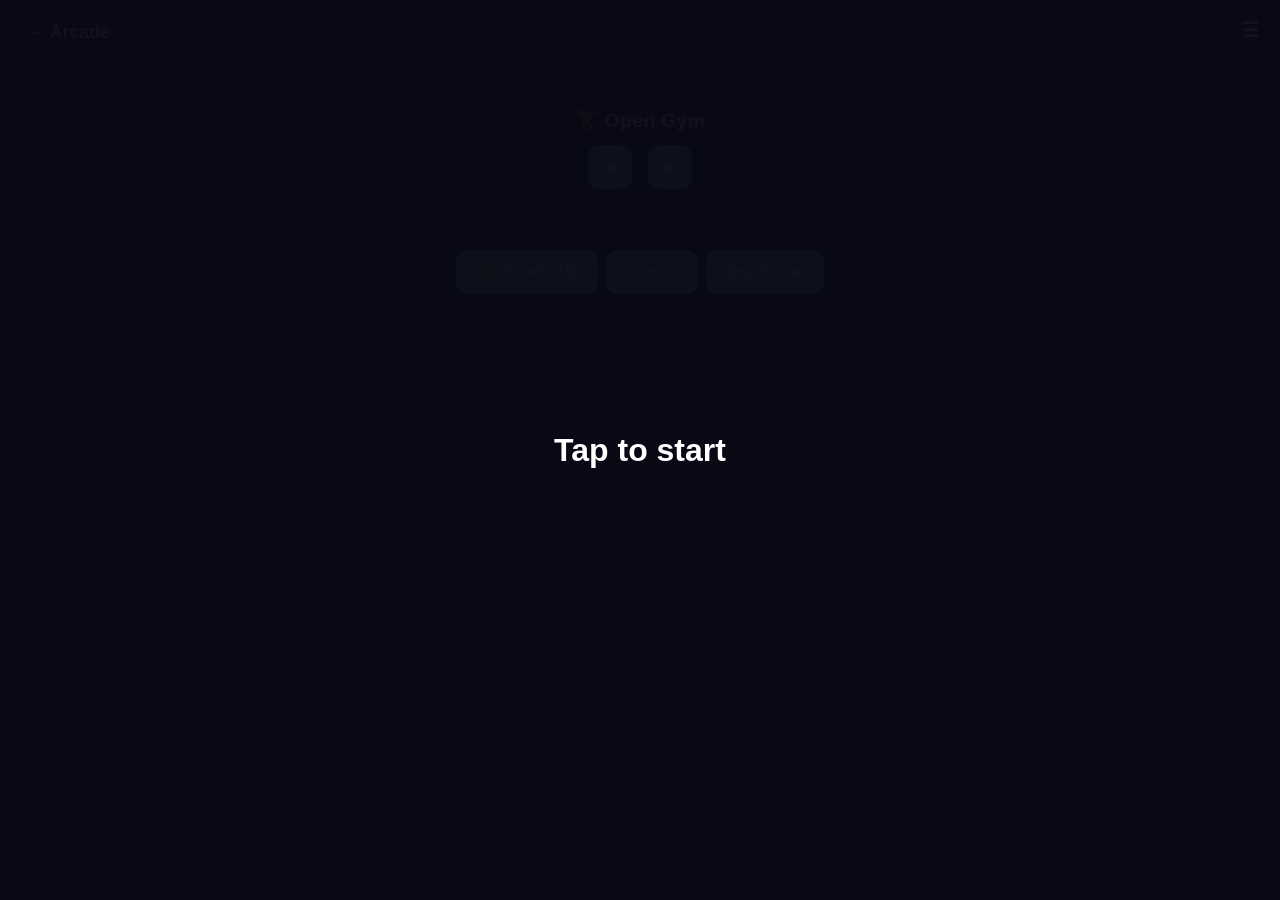
<file: games/open-gym/index.html>
<!doctype html>
<html lang="en">
<head>
<meta charset="utf-8">
<meta name="viewport" content="width=device-width, initial-scale=1, maximum-scale=1, user-scalable=no, viewport-fit=cover">
<title>Open Gym — Lettuce Arcade</title>
<meta name="theme-color" content="#083734">
<link rel="stylesheet" href="/shared/arcade.css">
<style>
  body {
    display: flex;
    flex-direction: column;
    align-items: center;
    gap: 8px;
    min-height: 100vh;
    text-align: center;
    padding:
      calc(108px + var(--safe-top)) /* clears the ☰ and the pinned Restart button under it */
      calc(10px + var(--safe-right))
      calc(24px + var(--safe-bottom))
      calc(10px + var(--safe-left));
  }

  h1 { font-size: 1.2rem; letter-spacing: 0.02em; margin-bottom: 2px; }

  #levelbar {
    display: flex;
    align-items: center;
    gap: 8px;
    font-size: 0.85rem;
    color: var(--fg-dim);
  }

  #levelbar button { min-height: 44px; min-width: 44px; padding: 4px 12px; font-size: 0.9rem; }

  #teach {
    font-size: 0.8rem;
    color: var(--fg-dim);
    max-width: 360px;
  }

  #status {
    min-height: 1.3rem;
    font-size: 0.88rem;
    font-weight: 700;
    color: var(--fg-dim);
  }

  .board {
    position: relative;
    margin: 4px 0;
    /* Own stacking context so the hexes can never paint over the fixed
       menu sheet, boot gate, or end-of-level overlay. Hexes are placed
       with left/top, not transforms: a 3D-transformed + clip-path layer
       inside a plain parent is exactly the combination old WebKit
       composites above position:fixed siblings. */
    z-index: 0;
    isolation: isolate;
  }

  .hex {
    position: absolute;
    touch-action: manipulation;
    width: var(--hex-w);
    height: var(--hex-h);
    clip-path: polygon(50% 0%, 100% 25%, 100% 75%, 50% 100%, 0% 75%, 0% 25%);
    background: var(--hex-sedentary);
    display: flex;
    flex-direction: column;
    align-items: center;
    justify-content: center;
    line-height: 1;
    transition: transform 100ms ease, box-shadow 100ms ease;
    font-weight: 800;
    color: #06302d;
  }

  /* Corners of a pointy-top hex are clipped to a sliver by clip-path, so all
     content stacks in the wide middle band instead of using absolute corners. */
  .hex .main { font-size: calc(var(--hex-w) * 0.4); }
  .hex .sub { font-size: calc(var(--hex-w) * 0.22); margin-top: 1px; white-space: nowrap; }

  .hex.owner-player { background: var(--hex-player); }
  .hex.owner-rival { background: var(--hex-rival); }
  .hex.owner-lapsed { background: var(--hex-lapsed); }
  .hex.owner-blank { background: var(--hex-blank); }

  .hex.selected { box-shadow: 0 0 0 3px #ffe066 inset; transform: scale(0.94); }
  .hex.hl-move { box-shadow: 0 0 0 3px #4fd6ff inset; }
  .hex.hl-capture { box-shadow: 0 0 0 3px #ff5f5f inset; }
  .hex.hl-merge { box-shadow: 0 0 0 3px #c084fc inset; }
  .hex.hl-sign { box-shadow: 0 0 0 3px #ffd23f inset; }

  /* The sign sheet is pinned above the thumb, not tucked under the board
     where a tall level pushes it off-screen. */
  #panel {
    display: none;
    position: fixed;
    left: 50%;
    bottom: calc(12px + var(--safe-bottom));
    transform: translateX(-50%);
    z-index: 800;
    flex-direction: column;
    gap: 6px;
    background: var(--bg-elevated);
    border-radius: 12px;
    padding: 10px;
    width: min(92vw, 380px);
    box-shadow: 0 8px 24px rgba(0, 0, 0, 0.45);
    color: #06302d;
    font-weight: 700;
  }
  #panel.show { display: flex; }
  #panel .row { display: flex; gap: 6px; flex-wrap: wrap; justify-content: center; }
  #panel button { font-size: 0.85rem; padding: 8px 10px; min-height: 40px; }

  #controls { display: flex; gap: 8px; flex-wrap: wrap; justify-content: center; }
  #controls button { font-size: 0.9rem; }
  #controls button.active { outline: 3px solid #ffd23f; }

  #turncounter { font-size: 1rem; color: var(--fg); font-weight: 700; }
  #turncounter b { color: #ffe066; }
  #forecast { font-size: 0.8rem; color: var(--fg-dim); }

  #overlay {
    display: none;
    position: fixed;
    inset: 0;
    background: rgba(6, 30, 28, 0.92);
    z-index: 9000;
    align-items: center;
    justify-content: center;
    flex-direction: column;
    gap: 14px;
    padding: 20px;
    text-align: center;
  }
  #overlay.show { display: flex; }
  #overlay h2 { font-size: 1.4rem; }
</style>
</head>
<body style="
  --hex-player:#4adec5; --hex-rival:#ff6b6b;
  --hex-sedentary:#2a6f6a; --hex-lapsed:#a8632c; --hex-blank:#184744;
">
<h1>🏋️ Open Gym</h1>

<div id="levelbar">
  <button id="prevlevel" class="btn">◀</button>
  <span id="levellabel"></span>
  <button id="nextlevel" class="btn">▶</button>
</div>
<div id="teach"></div>

<div id="status" aria-live="polite"></div>

<div class="board" id="board"></div>

<div id="panel"></div>

<div id="controls">
  <button id="branchbtn" class="btn">🏗️ Branch (15)</button>
  <button id="undobtn" class="btn">↩ Undo</button>
  <button id="endturnbtn" class="btn">End Turn ▶</button>
</div>
<div id="turncounter"></div>
<div id="forecast"></div>

<div id="overlay">
  <h2 id="overlay-headline"></h2>
  <div id="overlay-sub" style="color:var(--fg-dim); font-size:0.9rem;"></div>
  <button id="overlay-btn" class="btn">Continue</button>
</div>

<script src="/shared/arcade.js"></script>
<script>
  Arcade.backButton();
  Arcade.menuButton({
    rules: [
      "Sign the whole neighbourhood before the rival chain does.",
      "Each turn: you act, momentum resolves, the rival moves, then sedentary spreads.",
      "Every block in a circuit adds momentum. Every member costs load. Below zero, the circuit folds.",
      "A member can enter a neighbouring block whose defence is lower than its strength.",
      "Put two members of the same tier together to merge them up a tier.",
      "A branch costs 15, defends everything next to it at 2, and never moves."
    ],
    // Mid-level bail. Until now the only way to restart was to lose first.
    actions: [{ label: "Restart level", confirm: "This level starts over from turn 1.", pinned: true,
      show: function () { return !!state && !document.getElementById("overlay").classList.contains("show"); },
      onClick: function () {
      document.getElementById("overlay").classList.remove("show");
      hidePanel();
      loadLevel(levelIndex);
      buildBoard(); render();
    } }],
    describeSave: function () { return "Every level you've unlocked and your progress in Open Gym."; }
  });

  // ============================================================
  // Constants
  // ============================================================
  var TIERS = ["trial", "member", "regular", "lifer"];
  var TIER_LABEL = { trial: "Trial", member: "Member", regular: "Regular", lifer: "Lifer" };
  var STRENGTH = { trial: 1, member: 2, regular: 3, lifer: 4 };
  var COST = { trial: 10, member: 20, regular: 30, lifer: 40 };
  var LOAD = { trial: 2, member: 6, regular: 18, lifer: 54 };
  var BRANCH_COST = 15;
  var LAPSE_TURNS = 10; // GDD says 5; headless sim (gdd/sim/open-gym) showed 5 makes levels 3+ unwinnable
  var SEDENTARY_SPREAD = 0.30;
  var LAPSED_SPREAD = 0.50;
  var DRAG_PENALTY = 1;

  // Axial neighbor offsets, pointy-top hexes.
  var DIRS = [[1, 0], [1, -1], [0, -1], [-1, 0], [-1, 1], [0, 1]];

  function key(q, r) { return q + "," + r; }
  function neighborsOf(q, r) {
    return DIRS.map(function (d) { return { q: q + d[0], r: r + d[1] }; });
  }
  function hexDist(a, b) {
    return (Math.abs(a.q - b.q) + Math.abs(a.q + a.r - b.q - b.r) + Math.abs(a.r - b.r)) / 2;
  }

  // ============================================================
  // Level generation
  // ------------------------------------------------------------
  // Levels are generated deterministically (seeded, not random) from a
  // small set of per-level knobs, per the GDD's four arcs. Precise
  // hand-placement of every hex (GDD section 8) is left for a future
  // playtesting pass — these fix the teaching order, rival introduction,
  // and difficulty multiplier the GDD specifies, which is what's testable
  // without real players in the room (see GDD section 10).
  // ============================================================
  function hexagonCoords(radius) {
    var out = [];
    for (var q = -radius; q <= radius; q++) {
      var rMin = Math.max(-radius, -q - radius);
      var rMax = Math.min(radius, -q + radius);
      for (var r = rMin; r <= rMax; r++) out.push({ q: q, r: r });
    }
    return out;
  }

  function makeLevel(cfg) {
    var rand = Arcade.seededRandom("open-gym-level-" + cfg.id);
    var coords = hexagonCoords(cfg.radius);
    var blocks = coords.map(function (c) {
      return { q: c.q, r: c.r, owner: null, unit: null, isGym: false, isBranch: false, injury: false, state: null, sedentaryTurns: 0, momentum: 0 };
    });
    function find(q, r) { return blocks.filter(function (b) { return b.q === q && b.r === r; })[0]; }

    var gym = find(0, 0);
    gym.owner = "player"; gym.isGym = true; gym.state = null; gym.momentum = cfg.startMomentum;
    gym.unit = { tier: "trial", movedThisTurn: false };

    if (cfg.rival) {
      var edge = find(cfg.radius, -cfg.radius);
      edge.owner = "rival"; edge.isGym = true; edge.state = null; edge.momentum = cfg.startMomentum;
      edge.unit = { tier: "trial", movedThisTurn: false };
    }

    // Most of the neighbourhood starts blank (nobody serving it, defence 0).
    // A fixed handful of Sedentary seeds spread from there, per GDD section
    // 5. Seeds never touch the Gym's ring so turn one always has a free
    // first recruit.
    var seedCount = cfg.sedentary != null ? cfg.sedentary : Math.max(2, Math.round(coords.length / 5));
    var seedable = blocks.filter(function (b) { return b.owner === null && hexDist(b, gym) > 1; });
    for (var si = 0; si < seedCount && seedable.length; si++) {
      var sIdx = Math.floor(rand() * seedable.length);
      seedable.splice(sIdx, 1)[0].state = "sedentary";
    }

    // Pre-seed some Lapsed blocks for the later arcs, deterministically.
    if (cfg.preLapsed) {
      var sedentaryBlocks = blocks.filter(function (b) { return b.owner === null && hexDist(b, gym) > 1; });
      for (var i = 0; i < cfg.preLapsed && i < sedentaryBlocks.length; i++) {
        var idx = Math.floor(rand() * sedentaryBlocks.length);
        var pick = sedentaryBlocks.splice(idx, 1)[0];
        if (pick.q === 0 && pick.r === 0) continue;
        pick.state = "lapsed";
      }
    }

    if (cfg.preBranch) {
      var g = find(0, 0);
      var nb = neighborsOf(g.q, g.r).map(function (c) { return find(c.q, c.r); }).filter(Boolean);
      if (nb.length) { var b = nb[0]; b.owner = "player"; b.isBranch = true; b.state = null; }
    }

    return {
      id: cfg.id,
      title: cfg.title,
      teach: cfg.teach,
      radius: cfg.radius,
      startMomentum: cfg.startMomentum,
      rival: cfg.rival ? { mult: cfg.rivalMult } : null,
      blocks: blocks
    };
  }

  var LEVEL_CFG = [
    { id: 1, radius: 1, startMomentum: 30, title: "First Signup", teach: "Tap an empty Block you own to sign a Trial. Tap a Sedentary Block next to a member to recruit it." },
    { id: 2, radius: 1, startMomentum: 40, title: "Filling the Floor", teach: "Momentum is Blocks-per-turn. More Blocks, more Momentum." },
    { id: 3, radius: 2, startMomentum: 50, title: "The Whole Block", teach: "Clear every Sedentary Block to win." },
    { id: 4, radius: 2, startMomentum: 40, title: "The Price of Commitment", teach: "Load is upkeep, paid every turn. Sign too many members and your Circuit runs dry." },
    { id: 5, radius: 2, startMomentum: 30, title: "Fold", teach: "Overspend on purpose. Watch your Circuit Fold — then recover. It's survivable." },
    { id: 6, radius: 2, startMomentum: 45, title: "Living With Load", teach: "Balance signups against income. Don't let Load catch you off guard." },
    { id: 7, radius: 2, startMomentum: 55, title: "Merge Up", teach: "Two Trials on the same Circuit merge into a Member. Merging is cheaper than signing." },
    { id: 8, radius: 2, startMomentum: 55, rival: true, rivalMult: 0.75, title: "The Rival Opens", teach: "A rival gym just opened. Same rules, same Sedentary problem — first to clear wins." },
    { id: 9, radius: 2, startMomentum: 55, rival: true, rivalMult: 0.75, preBranch: true, title: "Branches", teach: "A Branch costs Momentum once, then defends its neighborhood for free, forever." },
    { id: 10, radius: 3, startMomentum: 60, rival: true, rivalMult: 1.0, title: "Splitting Circuits", teach: "Recruit a Block that connects two halves of an enemy Circuit and it splits into two — each too small to survive." },
    { id: 11, radius: 3, startMomentum: 60, rival: true, rivalMult: 1.0, title: "Protect the Seam", teach: "The rival can split you too. Don't leave a single connecting Block undefended." },
    { id: 12, radius: 3, startMomentum: 60, rival: true, rivalMult: 1.0, title: "Even Fight", teach: "No more hints — just take the neighborhood." },
    { id: 13, radius: 3, startMomentum: 45, rival: true, rivalMult: 1.25, preLapsed: 4, title: "Entrenched", teach: "Lapsed Blocks have been here a while. They spread faster and they can take your empty Blocks." },
    { id: 14, radius: 3, startMomentum: 40, rival: true, rivalMult: 1.25, preLapsed: 6, title: "Tight Margins", teach: "There's no spare Momentum here. Every signup has to earn its keep." },
    { id: 15, radius: 3, startMomentum: 35, rival: true, rivalMult: 1.25, preLapsed: 8, title: "Full Neighborhood", teach: "Everything the game has taught you, at once." }
  ];
  var LEVELS = LEVEL_CFG.map(makeLevel);

  // ============================================================
  // Game state
  // ============================================================
  var levelIndex = num(Arcade.load("levelIndex", 0));
  var maxLevel = num(Arcade.load("maxLevel", 0));
  var wins = num(Arcade.load("wins", 0)); // neighbourhoods signed, ever
  function saveBrag() {
    Arcade.brag(wins > 0 ? "Level " + Math.min(maxLevel + 1, LEVELS.length) + " of " + LEVELS.length : "");
    Arcade.stats(wins > 0 ? [
      ["Furthest level", Math.min(maxLevel + 1, LEVELS.length) + " of " + LEVELS.length],
      ["Neighbourhoods signed", wins]
    ] : null);
  }
  var state = null;
  var elMap = {};
  var selected = null; // {q,r} of selected own unit
  var signTarget = null; // {q,r} of empty owned block awaiting a sign choice
  var branchMode = false;
  var undoStack = [];
  var SIZE = 30;

  function num(v) { var n = Number(v); return isFinite(n) ? n : 0; }

  function blockAt(q, r) { return state.blocks[key(q, r)]; }

  function loadLevel(i) {
    var lvl = LEVELS[i];
    var blocksMap = {};
    lvl.blocks.forEach(function (b) {
      blocksMap[key(b.q, b.r)] = {
        q: b.q, r: b.r, owner: b.owner,
        unit: b.unit ? { tier: b.unit.tier, movedThisTurn: false } : null,
        isGym: b.isGym, isBranch: b.isBranch, injury: false,
        state: b.state, sedentaryTurns: 0, momentum: b.momentum || 0
      };
    });
    state = {
      levelId: lvl.id,
      radius: lvl.radius,
      rival: lvl.rival,
      turn: 1,
      gameOver: null,
      blocks: blocksMap
    };
    selected = null; signTarget = null; branchMode = false;
    undoStack = [];
  }

  function snapshot() {
    return JSON.parse(JSON.stringify(state));
  }
  function pushUndo() {
    undoStack.push(snapshot());
    if (undoStack.length > 30) undoStack.shift();
  }
  function undo() {
    if (!undoStack.length || state.gameOver) return;
    state = undoStack.pop();
    selected = null; signTarget = null; branchMode = false;
    render();
    setStatus("Undone.");
  }

  // ============================================================
  // Circuits
  // ============================================================
  function computeCircuits(owner) {
    var seen = {};
    var circuits = [];
    Object.keys(state.blocks).forEach(function (k) {
      var b = state.blocks[k];
      if (b.owner !== owner || seen[k]) return;
      var group = [];
      var stack = [b];
      seen[k] = true;
      while (stack.length) {
        var cur = stack.pop();
        group.push(cur);
        neighborsOf(cur.q, cur.r).forEach(function (n) {
          var nb = state.blocks[key(n.q, n.r)];
          if (nb && nb.owner === owner && !seen[key(n.q, n.r)]) {
            seen[key(n.q, n.r)] = true;
            stack.push(nb);
          }
        });
      }
      circuits.push({ blocks: group, gyms: group.filter(function (x) { return x.isGym; }) });
    });
    return circuits;
  }

  function componentCount(owner, excludeKey) {
    var seen = {};
    var count = 0;
    Object.keys(state.blocks).forEach(function (k) {
      var b = state.blocks[k];
      if (b.owner !== owner || seen[k] || k === excludeKey) return;
      count++;
      var stack = [b];
      seen[k] = true;
      while (stack.length) {
        var cur = stack.pop();
        neighborsOf(cur.q, cur.r).forEach(function (n) {
          var nk = key(n.q, n.r);
          var nb = state.blocks[nk];
          if (nb && nb.owner === owner && nk !== excludeKey && !seen[nk]) {
            seen[nk] = true;
            stack.push(nb);
          }
        });
      }
    });
    return count;
  }

  function circuitOf(q, r) {
    var b = blockAt(q, r);
    if (!b || !b.owner) return null;
    var circuits = computeCircuits(b.owner);
    return circuits.filter(function (c) { return c.blocks.indexOf(b) !== -1; })[0] || null;
  }

  // ============================================================
  // Defense / strength
  // ============================================================
  function defenseOf(b) {
    var best = 0;
    if (b.unit) best = Math.max(best, STRENGTH[b.unit.tier]);
    if (b.owner) {
      neighborsOf(b.q, b.r).forEach(function (n) {
        var nb = state.blocks[key(n.q, n.r)];
        if (nb && nb.owner === b.owner && nb.unit) best = Math.max(best, STRENGTH[nb.unit.tier]);
      });
    }
    if (b.isBranch) best = Math.max(best, 2);
    neighborsOf(b.q, b.r).forEach(function (n) {
      var nb = state.blocks[key(n.q, n.r)];
      if (nb && nb.isBranch) best = Math.max(best, 2);
    });
    if (b.isGym) best = Math.max(best, 1);
    if (!b.owner) best = Math.max(best, b.state === "lapsed" ? 1 : 0);
    return best;
  }

  // ============================================================
  // Actions
  // ============================================================
  function setStatus(text) {
    document.getElementById("status").textContent = text;
  }

  function deselectAll() {
    selected = null; signTarget = null; branchMode = false;
    document.getElementById("branchbtn").classList.remove("active");
    hidePanel();
  }

  function tryMoveOrCapture(from, to) {
    var a = blockAt(from.q, from.r);
    var b = blockAt(to.q, to.r);
    if (!a || !b || !a.unit) return false;
    var isOwnCircuit = b.owner === a.owner;
    if (isOwnCircuit && !b.unit) {
      // free move within the same Circuit
      var sameCircuit = circuitOf(from.q, from.r);
      if (!sameCircuit || sameCircuit.blocks.indexOf(b) === -1) return false;
      pushUndo();
      b.unit = a.unit; a.unit = null;
      b.unit.movedThisTurn = true;
      render();
      setStatus("Moved.");
      return true;
    }
    if (!isOwnCircuit) {
      var mustBeAdjacent = hexDist(from, to) === 1;
      if (!mustBeAdjacent) return false;
      if (STRENGTH[a.unit.tier] <= defenseOf(b)) return false;
      pushUndo();
      b.owner = a.owner;
      b.state = null;
      b.isBranch = false;
      b.isGym = false; b.momentum = 0;
      b.unit = a.unit; a.unit = null;
      b.unit.movedThisTurn = true;
      render();
      setStatus("Recruited a Block.");
      checkWinLose();
      // A capture can be the winning move. endTurn() bails on gameOver, so
      // the overlay has to come from here or it never comes at all.
      if (state.gameOver) setTimeout(showOverlay, 350);
      return true;
    }
    return false;
  }

  function tryMerge(from, to) {
    var a = blockAt(from.q, from.r);
    var b = blockAt(to.q, to.r);
    if (!a || !b || !a.unit || !b.unit) return false;
    if (a.owner !== b.owner || a.unit.tier !== b.unit.tier) return false;
    if (a.unit.tier === "lifer") return false;
    var sameCircuit = circuitOf(from.q, from.r);
    if (!sameCircuit || sameCircuit.blocks.indexOf(b) === -1) return false;
    pushUndo();
    var nextTier = TIERS[TIERS.indexOf(a.unit.tier) + 1];
    b.unit.tier = nextTier;
    b.unit.movedThisTurn = true;
    a.unit = null;
    render();
    setStatus("Merged into a " + TIER_LABEL[nextTier] + ".");
    return true;
  }

  function openSignPanel(b) {
    signTarget = { q: b.q, r: b.r };
    selected = null;
    var circuit = circuitOf(b.q, b.r);
    var gym = circuit && circuit.gyms[0];
    var momentum = gym ? gym.momentum : 0;
    var panel = document.getElementById("panel");
    panel.innerHTML = "";
    var title = document.createElement("div");
    title.textContent = gym ? ("Sign a member — Circuit has " + momentum + " Momentum") : "No Gym in this Circuit — can't sign";
    panel.appendChild(title);
    var row = document.createElement("div");
    row.className = "row";
    TIERS.forEach(function (t) {
      var btn = document.createElement("button");
      btn.className = "btn";
      btn.textContent = TIER_LABEL[t] + " (" + COST[t] + ")";
      btn.disabled = !gym || momentum < COST[t];
      btn.addEventListener("click", function () { signMember(b, t, gym); });
      row.appendChild(btn);
    });
    panel.appendChild(row);
    var cancel = document.createElement("button");
    cancel.className = "btn";
    cancel.textContent = "Cancel";
    cancel.addEventListener("click", function () { deselectAll(); render(); });
    panel.appendChild(cancel);
    panel.classList.add("show");
  }

  function hidePanel() {
    document.getElementById("panel").classList.remove("show");
  }

  function signMember(b, tier, gym) {
    if (!gym || gym.momentum < COST[tier]) return;
    pushUndo();
    gym.momentum -= COST[tier];
    b.unit = { tier: tier, movedThisTurn: false };
    deselectAll();
    render();
    setStatus("Signed a " + TIER_LABEL[tier] + ".");
  }

  function buyBranch(b) {
    var circuit = circuitOf(b.q, b.r);
    var gym = circuit && circuit.gyms[0];
    if (!gym || gym.momentum < BRANCH_COST || b.unit) return;
    pushUndo();
    gym.momentum -= BRANCH_COST;
    b.isBranch = true;
    deselectAll();
    render();
    setStatus("Branch opened.");
  }

  // ============================================================
  // Turn resolution
  // ============================================================
  function resolveEconomy(owner) {
    var circuits = computeCircuits(owner);
    circuits.forEach(function (c) {
      if (c.gyms.length > 1) {
        var total = c.gyms.reduce(function (s, g) { return s + g.momentum; }, 0);
        c.gyms[0].momentum = total;
        for (var i = 1; i < c.gyms.length; i++) c.gyms[i].momentum = 0;
      }
      var gym = c.gyms[0];
      if (!gym) return;
      var income = c.blocks.length;
      if (owner === "rival" && state.rival) income = Math.round(income * state.rival.mult);
      var load = c.blocks.reduce(function (s, b) { return s + (b.unit ? LOAD[b.unit.tier] : 0); }, 0);
      var drag = c.blocks.some(function (b) {
        return neighborsOf(b.q, b.r).some(function (n) {
          var nb = state.blocks[key(n.q, n.r)];
          return nb && !nb.owner && nb.state === "lapsed";
        });
      }) ? DRAG_PENALTY : 0;
      gym.momentum += income - load - drag;
      if (gym.momentum < 0) {
        c.blocks.forEach(function (b) {
          if (b.unit) { b.injury = true; b.unit = null; }
        });
        gym.momentum = 0;
      }
    });
  }

  function sweepInjuries() {
    Object.keys(state.blocks).forEach(function (k) {
      var b = state.blocks[k];
      if (b.injury) {
        b.injury = false;
        b.owner = null;
        b.isGym = false;
        b.isBranch = false;
        b.state = "sedentary";
        b.sedentaryTurns = 0;
      }
    });
  }

  function spreadSedentaryAndLapsed() {
    var blocksList = Object.keys(state.blocks).map(function (k) { return state.blocks[k]; });

    blocksList.filter(function (b) { return !b.owner && b.state === "lapsed"; }).forEach(function (b) {
      if (Math.random() >= LAPSED_SPREAD) return;
      var targets = neighborsOf(b.q, b.r).map(function (n) { return state.blocks[key(n.q, n.r)]; }).filter(function (nb) {
        if (!nb) return false;
        if (!nb.owner) return nb.state !== "lapsed";
        if (nb.unit || nb.isGym) return false;
        var hasBranchNeighbor = neighborsOf(nb.q, nb.r).some(function (n2) {
          var b2 = state.blocks[key(n2.q, n2.r)];
          return b2 && b2.isBranch;
        });
        return !hasBranchNeighbor;
      });
      if (!targets.length) return;
      var t = targets[Math.floor(Math.random() * targets.length)];
      t.owner = null; t.isGym = false; t.isBranch = false; t.state = "lapsed"; t.sedentaryTurns = 0;
    });

    blocksList.filter(function (b) { return !b.owner && b.state === "sedentary"; }).forEach(function (b) {
      b.sedentaryTurns++;
      if (b.sedentaryTurns >= LAPSE_TURNS) b.state = "lapsed";
    });

    blocksList.filter(function (b) { return !b.owner && b.state === "sedentary"; }).forEach(function (b) {
      if (Math.random() >= SEDENTARY_SPREAD) return;
      var targets = neighborsOf(b.q, b.r).map(function (n) { return state.blocks[key(n.q, n.r)]; }).filter(function (nb) {
        return nb && !nb.owner && nb.state !== "sedentary" && nb.state !== "lapsed";
      });
      if (!targets.length) return;
      var t = targets[Math.floor(Math.random() * targets.length)];
      t.state = "sedentary"; t.sedentaryTurns = 0;
    });
  }

  function checkWinLose() {
    var blocksList = Object.keys(state.blocks).map(function (k) { return state.blocks[k]; });
    var anyRival = blocksList.some(function (b) { return b.owner === "rival"; });
    var anyNeutral = blocksList.some(function (b) { return !b.owner; });
    if (!anyRival && !anyNeutral) {
      state.gameOver = "win";
      return;
    }
    var playerUnits = blocksList.some(function (b) { return b.owner === "player" && b.unit; });
    var playerGyms = blocksList.filter(function (b) { return b.owner === "player" && b.isGym; });
    var canSign = playerGyms.some(function (g) { return g.momentum >= COST.trial; });
    var anyPlayerBlocks = blocksList.some(function (b) { return b.owner === "player"; });
    if (!anyPlayerBlocks || !playerGyms.length) {
      state.gameOver = "lose"; state.loseReason = "Your Gym is gone. Without a Gym there's nobody to sign anyone.";
    } else if (!playerUnits && !canSign) {
      state.gameOver = "lose"; state.loseReason = "No members, no Momentum. Try again.";
    } else if (!canSign && !anyPlayerCapture() && !anyPlayerMerge() && playerNetIncome() <= 0) {
      // Stalemate: nothing can recruit, nothing can merge, and Momentum
      // will never grow enough to sign. Better to say so than spin.
      state.gameOver = "lose"; state.loseReason = "Stalled out: no member can recruit and Momentum isn't growing.";
    }
  }

  function anyPlayerCapture() {
    return Object.keys(state.blocks).some(function (k) {
      var b = state.blocks[k];
      if (b.owner !== "player" || !b.unit) return false;
      return neighborsOf(b.q, b.r).some(function (n) {
        var t = state.blocks[key(n.q, n.r)];
        return t && t.owner !== "player" && STRENGTH[b.unit.tier] > defenseOf(t);
      });
    });
  }
  function anyPlayerMerge() {
    return computeCircuits("player").some(function (c) {
      var tiers = {};
      c.blocks.forEach(function (b) { if (b.unit && b.unit.tier !== "lifer") tiers[b.unit.tier] = (tiers[b.unit.tier] || 0) + 1; });
      return Object.keys(tiers).some(function (t) { return tiers[t] >= 2; });
    });
  }
  function playerNetIncome() {
    var total = 0;
    computeCircuits("player").forEach(function (c) {
      if (!c.gyms[0]) return;
      var drag = c.blocks.some(function (b) {
        return neighborsOf(b.q, b.r).some(function (n) {
          var nb = state.blocks[key(n.q, n.r)];
          return nb && !nb.owner && nb.state === "lapsed";
        });
      }) ? DRAG_PENALTY : 0;
      total += c.blocks.length - drag - c.blocks.reduce(function (s, b) { return s + (b.unit ? LOAD[b.unit.tier] : 0); }, 0);
    });
    return total;
  }

  // ============================================================
  // Rival AI
  // ============================================================
  function rivalAct() {
    if (!state.rival || state.gameOver) return;
    var circuits = computeCircuits("rival");
    var foldRisk = {};
    circuits.forEach(function (c) {
      var gym = c.gyms[0];
      if (!gym) return;
      var income = Math.round(c.blocks.length * state.rival.mult);
      var load = c.blocks.reduce(function (s, b) { return s + (b.unit ? LOAD[b.unit.tier] : 0); }, 0);
      var risky = (gym.momentum + income - load) < 0;
      c.blocks.forEach(function (b) { foldRisk[key(b.q, b.r)] = risky; });
    });

    function rivalUnits() {
      return Object.keys(state.blocks).map(function (k) { return state.blocks[k]; })
        .filter(function (b) { return b.owner === "rival" && b.unit && !b.unit.movedThisTurn; });
    }

    function captureCandidates(allowRisky) {
      var out = [];
      rivalUnits().forEach(function (b) {
        if (!allowRisky && foldRisk[key(b.q, b.r)]) return;
        neighborsOf(b.q, b.r).forEach(function (n) {
          var target = state.blocks[key(n.q, n.r)];
          if (!target || target.owner === "rival") return;
          if (STRENGTH[b.unit.tier] > defenseOf(target)) out.push({ from: b, to: target });
        });
      });
      return out;
    }

    // Rule 2: split the player's Circuit
    var splitCandidate = captureCandidates(false).filter(function (c) { return c.to.owner === "player"; })
      .filter(function (c) { return componentCount("player", key(c.to.q, c.to.r)) > componentCount("player", null); })[0];
    if (splitCandidate) return doRivalCapture(splitCandidate, "The rival split your Circuit.");

    // Rule 3: take the best-connected capturable Block
    var candidates = captureCandidates(false);
    if (candidates.length) {
      function rivalNeighbors(t) {
        return neighborsOf(t.q, t.r).filter(function (n) { var nb = state.blocks[key(n.q, n.r)]; return nb && nb.owner === "rival"; }).length;
      }
      candidates.sort(function (a, b2) { return rivalNeighbors(b2.to) - rivalNeighbors(a.to); });
      return doRivalCapture(candidates[0], "The rival took a Block.");
    }

    // Rule 4: merge two adjacent same-tier idle members
    var units = rivalUnits();
    for (var i = 0; i < units.length; i++) {
      var u = units[i];
      if (u.unit.tier === "lifer") continue;
      var partner = neighborsOf(u.q, u.r).map(function (n) { return state.blocks[key(n.q, n.r)]; })
        .filter(function (nb) { return nb && nb.owner === "rival" && nb.unit && !nb.unit.movedThisTurn && nb.unit.tier === u.unit.tier; })[0];
      if (partner) {
        var nextTier = TIERS[TIERS.indexOf(u.unit.tier) + 1];
        partner.unit.tier = nextTier;
        u.unit = null;
        render();
        setStatus("The rival merged into a " + TIER_LABEL[nextTier] + ".");
        return;
      }
    }

    // Rule 5: buy a Branch on the border if flush
    var richCircuit = circuits.filter(function (c) { return c.gyms[0] && c.gyms[0].momentum > 40 && !foldRisk[key(c.gyms[0].q, c.gyms[0].r)]; })[0];
    if (richCircuit) {
      var gym = richCircuit.gyms[0];
      var borderSpot = richCircuit.blocks.filter(function (b) {
        return !b.unit && !b.isBranch && neighborsOf(b.q, b.r).some(function (n) {
          var nb = state.blocks[key(n.q, n.r)];
          return nb && nb.owner !== "rival";
        });
      })[0];
      if (borderSpot) {
        gym.momentum -= BRANCH_COST;
        borderSpot.isBranch = true;
        render();
        setStatus("The rival opened a Branch.");
        return;
      }
    }

    // Rule 6: clear the nearest Sedentary
    var sedentaryCandidates = captureCandidates(false).filter(function (c) { return !c.to.owner && c.to.state === "sedentary"; });
    if (sedentaryCandidates.length) return doRivalCapture(sedentaryCandidates[0], "The rival cleared a Sedentary Block.");
  }

  function doRivalCapture(cand, msg) {
    var a = cand.from, b = cand.to;
    b.owner = "rival";
    b.state = null;
    b.isBranch = false;
    b.isGym = false; b.momentum = 0;
    b.unit = a.unit; a.unit = null;
    b.unit.movedThisTurn = true;
    render();
    setStatus(msg);
  }

  // ============================================================
  // End turn
  // ============================================================
  function endTurn() {
    if (state.gameOver) return;
    pushUndo();
    deselectAll();
    sweepInjuries();
    Object.keys(state.blocks).forEach(function (k) {
      var b = state.blocks[k];
      if (b.owner === "rival" && b.unit) b.unit.movedThisTurn = false;
    });
    resolveEconomy("player");
    resolveEconomy("rival");
    checkWinLose();
    if (!state.gameOver) rivalAct();
    checkWinLose();
    if (!state.gameOver) spreadSedentaryAndLapsed();
    checkWinLose();
    Object.keys(state.blocks).forEach(function (k) {
      var b = state.blocks[k];
      if (b.owner === "player" && b.unit) b.unit.movedThisTurn = false;
    });
    state.turn++;
    render();
    if (state.gameOver) showOverlay();
  }

  // ============================================================
  // Rendering
  // ============================================================
  function hexCenter(q, r, size) {
    return { x: size * Math.sqrt(3) * (q + r / 2), y: size * 1.5 * r };
  }

  function buildBoard() {
    var boardEl = document.getElementById("board");
    while (boardEl.firstChild) boardEl.removeChild(boardEl.firstChild);
    elMap = {};
    Object.keys(state.blocks).forEach(function (k) {
      var b = state.blocks[k];
      var el = document.createElement("div");
      el.className = "hex";
      el.addEventListener("pointerdown", function () { onTapBlock(b); });
      boardEl.appendChild(el);
      elMap[k] = el;
    });
    layout();
  }

  function fitSize() {
    var maxBoardWidth = Math.min(window.innerWidth - 20, 440);
    var cols = 2 * state.radius + 1;
    SIZE = Math.max(20, Math.floor(maxBoardWidth / (cols * Math.sqrt(3))));
  }

  function layout() {
    var boardEl = document.getElementById("board");
    var hexW = Math.sqrt(3) * SIZE, hexH = 2 * SIZE;
    var minX = Infinity, minY = Infinity, maxX = -Infinity, maxY = -Infinity;
    var placed = Object.keys(state.blocks).map(function (k) {
      var b = state.blocks[k];
      var c = hexCenter(b.q, b.r, SIZE);
      var left = c.x - hexW / 2, top = c.y - hexH / 2;
      minX = Math.min(minX, left); minY = Math.min(minY, top);
      maxX = Math.max(maxX, left + hexW); maxY = Math.max(maxY, top + hexH);
      return { k: k, left: left, top: top };
    });
    boardEl.style.setProperty("--hex-w", hexW + "px");
    boardEl.style.setProperty("--hex-h", hexH + "px");
    boardEl.style.width = (maxX - minX) + "px";
    boardEl.style.height = (maxY - minY) + "px";
    placed.forEach(function (p) {
      elMap[p.k].style.left = (p.left - minX) + "px";
      elMap[p.k].style.top = (p.top - minY) + "px";
    });
  }

  function highlightsFor() {
    var moves = {}, captures = {}, merges = {};
    if (selected) {
      var a = blockAt(selected.q, selected.r);
      if (a && a.unit) {
        var circuit = circuitOf(selected.q, selected.r);
        if (circuit) {
          circuit.blocks.forEach(function (b) {
            if (!b.unit && !(b.q === a.q && b.r === a.r)) moves[key(b.q, b.r)] = true;
            if (b.unit && b.unit.tier === a.unit.tier && a.unit.tier !== "lifer" && !(b.q === a.q && b.r === a.r)) merges[key(b.q, b.r)] = true;
          });
        }
        neighborsOf(a.q, a.r).forEach(function (n) {
          var t = state.blocks[key(n.q, n.r)];
          if (t && t.owner !== a.owner && STRENGTH[a.unit.tier] > defenseOf(t)) captures[key(n.q, n.r)] = true;
        });
      }
    }
    return { moves: moves, captures: captures, merges: merges };
  }

  function forecastText() {
    var circuits = computeCircuits("player");
    var total = 0, foldRisk = false;
    circuits.forEach(function (c) {
      var gym = c.gyms[0];
      if (!gym) return;
      var income = c.blocks.length;
      var load = c.blocks.reduce(function (s, b) { return s + (b.unit ? LOAD[b.unit.tier] : 0); }, 0);
      var drag = c.blocks.some(function (b) {
        return neighborsOf(b.q, b.r).some(function (n) {
          var nb = state.blocks[key(n.q, n.r)];
          return nb && !nb.owner && nb.state === "lapsed";
        });
      }) ? DRAG_PENALTY : 0;
      var delta = income - load - drag;
      total += delta;
      if (gym.momentum + delta < 0) foldRisk = true;
    });
    var sign = total >= 0 ? "+" : "";
    return "Forecast: " + sign + total + " Momentum next turn" + (foldRisk ? " ⚠️ Fold risk" : "");
  }

  function render() {
    if (!state) return;
    document.getElementById("levellabel").textContent = "Level " + state.levelId + " / " + LEVELS.length;
    var lvl = LEVELS[levelIndex];
    document.getElementById("teach").textContent = lvl.title + " — " + lvl.teach;
    var gyms = Object.keys(state.blocks).map(function (k) { return state.blocks[k]; }).filter(function (b) { return b.owner === "player" && b.isGym; });
    var mom = gyms.reduce(function (sum, g) { return sum + g.momentum; }, 0);
    document.getElementById("turncounter").innerHTML = "Turn " + state.turn + " &middot; Momentum <b>" + mom + "</b>";
    document.getElementById("forecast").textContent = forecastText();
    document.getElementById("prevlevel").disabled = levelIndex === 0;
    document.getElementById("nextlevel").disabled = levelIndex >= maxLevel || levelIndex >= LEVELS.length - 1;

    var hl = highlightsFor();
    Object.keys(state.blocks).forEach(function (k) {
      var b = state.blocks[k];
      var el = elMap[k];
      if (!el) return;
      var cls = "hex";
      if (b.owner === "player") cls += " owner-player";
      else if (b.owner === "rival") cls += " owner-rival";
      else if (b.state === "lapsed") cls += " owner-lapsed";
      else if (!b.state) cls += " owner-blank";
      if (selected && selected.q === b.q && selected.r === b.r) cls += " selected";
      if (hl.moves[k]) cls += " hl-move";
      if (hl.captures[k]) cls += " hl-capture";
      if (hl.merges[k]) cls += " hl-merge";
      if (signTarget && signTarget.q === b.q && signTarget.r === b.r) cls += " hl-sign";
      el.className = cls;

      var main = b.unit ? String(STRENGTH[b.unit.tier]) : "";
      var sub = "";
      if (b.isGym) sub += "🏋️" + (b.owner ? b.momentum : "");
      if (b.isBranch) sub += "🏗️";
      el.innerHTML = '<span class="main">' + main + '</span>'
        + (sub ? '<span class="sub">' + sub + '</span>' : "");
    });

    document.getElementById("branchbtn").classList.toggle("active", branchMode);
    var canBranch = state.blocks && Object.keys(state.blocks).some(function (k) {
      var b = state.blocks[k];
      if (b.owner !== "player" || b.unit || b.isBranch) return false;
      var c = circuitOf(b.q, b.r);
      return c && c.gyms[0] && c.gyms[0].momentum >= BRANCH_COST;
    });
    document.getElementById("branchbtn").disabled = !canBranch;
    document.getElementById("undobtn").disabled = undoStack.length === 0;
  }

  function onTapBlock(b) {
    if (state.gameOver) return;
    hidePanel();

    if (branchMode) {
      if (b.owner === "player" && !b.unit && !b.isBranch) buyBranch(b);
      return;
    }

    if (selected) {
      var from = selected;
      if (from.q === b.q && from.r === b.r) { deselectAll(); render(); return; }
      var a = blockAt(from.q, from.r);
      if (a && a.unit && a.owner === b.owner && b.unit) {
        if (tryMerge(from, b)) { deselectAll(); return; }
      }
      if (tryMoveOrCapture(from, b)) { deselectAll(); return; }
      deselectAll();
    }

    if (b.owner === "player" && b.unit && !b.unit.movedThisTurn) {
      selected = { q: b.q, r: b.r };
      render();
      return;
    }

    if (b.owner === "player" && !b.unit && !b.isBranch) {
      openSignPanel(b);
      render();
      return;
    }
  }

  function showOverlay() {
    var overlay = document.getElementById("overlay");
    var headline = document.getElementById("overlay-headline");
    var sub = document.getElementById("overlay-sub");
    var btn = document.getElementById("overlay-btn");
    if (state.gameOver === "win") {
      headline.textContent = "🎉 Neighborhood signed!";
      sub.textContent = "Level " + state.levelId + " cleared in " + state.turn + " turns.";
      if (levelIndex + 1 > maxLevel) { maxLevel = levelIndex + 1; Arcade.save("maxLevel", maxLevel); }
      wins += 1;
      Arcade.save("wins", wins);
      saveBrag();
      btn.textContent = levelIndex < LEVELS.length - 1 ? "Next level" : "Replay";
      btn.onclick = function () {
        overlay.classList.remove("show");
        if (levelIndex < LEVELS.length - 1) levelIndex++;
        Arcade.save("levelIndex", levelIndex);
        loadLevel(levelIndex);
        buildBoard(); render();
      };
    } else {
      headline.textContent = "Circuit collapsed";
      sub.textContent = state.loseReason || "No members, no Momentum. Try again.";
      btn.textContent = "Retry level";
      btn.onclick = function () {
        overlay.classList.remove("show");
        loadLevel(levelIndex);
        buildBoard(); render();
      };
    }
    overlay.classList.add("show");
  }

  // ============================================================
  // Controls
  // ============================================================
  document.getElementById("endturnbtn").addEventListener("click", endTurn);
  document.getElementById("undobtn").addEventListener("click", undo);
  document.getElementById("branchbtn").addEventListener("click", function () {
    if (state.gameOver) return;
    branchMode = !branchMode;
    selected = null; signTarget = null;
    hidePanel();
    render();
  });
  document.getElementById("prevlevel").addEventListener("click", function () {
    if (levelIndex === 0) return;
    levelIndex--;
    Arcade.save("levelIndex", levelIndex);
    loadLevel(levelIndex);
    fitSize(); buildBoard(); render();
  });
  document.getElementById("nextlevel").addEventListener("click", function () {
    if (levelIndex >= maxLevel || levelIndex >= LEVELS.length - 1) return;
    levelIndex++;
    Arcade.save("levelIndex", levelIndex);
    loadLevel(levelIndex);
    fitSize(); buildBoard(); render();
  });

  var resizeTimer = null;
  window.addEventListener("resize", function () {
    if (resizeTimer) clearTimeout(resizeTimer);
    resizeTimer = setTimeout(function () { fitSize(); layout(); }, 120);
  });

  // ============================================================
  // Boot
  // ============================================================
  function start() {
    if (levelIndex > maxLevel) levelIndex = maxLevel;
    saveBrag();
    loadLevel(levelIndex);
    fitSize();
    buildBoard();
    render();
  }

  Arcade.boot(start);
</script>
</body>
</html>
</file>
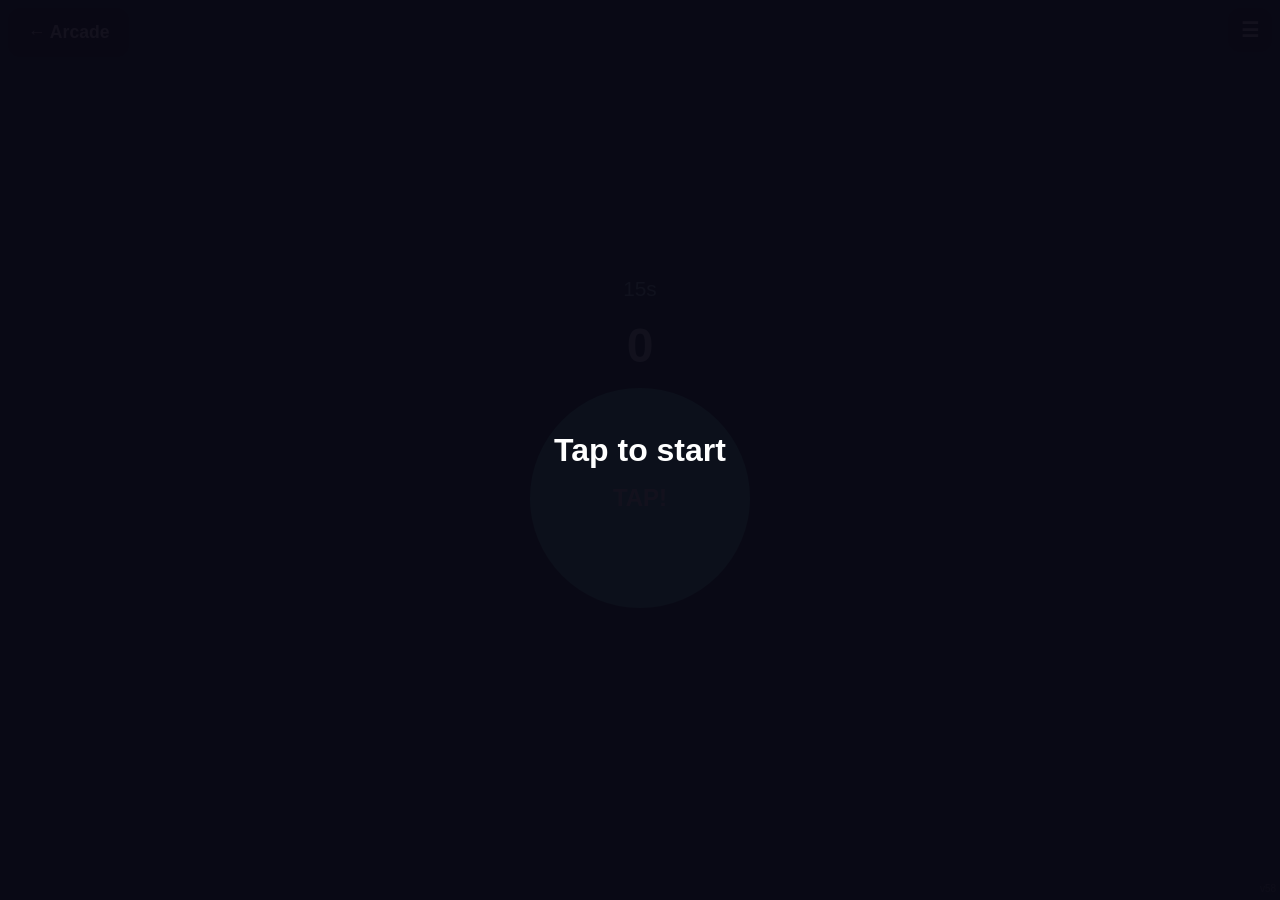
<file: games/tap-race/index.html>
<!doctype html>
<html lang="en">
<head>
<meta charset="utf-8">
<meta name="viewport" content="width=device-width, initial-scale=1, maximum-scale=1, user-scalable=no, viewport-fit=cover">
<title>Tap Race — Lettuce Arcade</title>
<meta name="theme-color" content="#083734">
<link rel="stylesheet" href="/shared/arcade.css">
<style>
  body { display: flex; flex-direction: column; align-items: center; justify-content: center; min-height: 100vh; text-align: center; gap: 18px; }
  #timer { font-size: 1.3rem; color: var(--fg-dim); min-height: 1.6rem; }
  #score { font-size: 3rem; font-weight: 800; font-variant-numeric: tabular-nums; line-height: 1; }
  #best { font-size: 1rem; color: var(--fg-dim); }
  #tap { width: 220px; height: 220px; border-radius: 50%; font-size: 1.5rem; font-weight: 700; }
  #tap.armed { box-shadow: 0 0 0 0 rgba(74, 222, 197, 0.7); animation: armed 1.4s ease-out infinite; }
  @keyframes armed {
    0%, 100% { box-shadow: 0 0 0 0 rgba(74, 222, 197, 0.7); }
    50% { box-shadow: 0 0 0 14px rgba(74, 222, 197, 0); }
  }

  /* Every 25 taps the number swells. Cheap, and it marks the pace. */
  @keyframes milestone {
    0% { transform: scale(1); color: var(--fg); }
    35% { transform: scale(1.45); color: #ffe066; }
    100% { transform: scale(1); color: var(--fg); }
  }
  #score.milestone { animation: milestone 500ms ease-out; }

  /* ---- end card: one screen, no scrolling, screenshot-ready ---- */
  #overlay {
    position: fixed; inset: 0; z-index: 9000;
    display: none; align-items: center; justify-content: center;
    padding: calc(12px + var(--safe-top)) 12px calc(12px + var(--safe-bottom));
    background: rgba(3, 26, 24, 0.86);
    overflow-y: auto;
    opacity: 0; transition: opacity 250ms ease;
  }
  #overlay.show { display: flex; }
  #overlay.in { opacity: 1; }
  .card {
    width: 100%; max-width: 340px; margin: auto;
    background: #052926;
    border: 1px solid rgba(255, 255, 255, 0.08);
    border-radius: 18px;
    padding: 14px 16px 12px;
    display: flex; flex-direction: column; align-items: stretch; gap: 10px;
    text-align: center;
    transform: translateY(24px);
    transition: transform 320ms cubic-bezier(0.2, 0.9, 0.3, 1.1);
  }
  #overlay.in .card { transform: none; }
  .card-top { display: flex; justify-content: space-between; align-items: baseline; font-size: 0.9rem; color: var(--fg-dim); }
  .card-top .game { color: var(--fg); font-weight: 700; }
  .card-why { font-size: 0.9rem; color: var(--fg-dim); margin-bottom: -6px; }
  .card-why.best { color: var(--accent); font-weight: 700; }
  .card-score { font-size: 3.4rem; font-weight: 900; line-height: 1; letter-spacing: 0.02em; font-variant-numeric: tabular-nums; }
  .card-score small { display: block; font-size: 1rem; font-weight: 700; color: var(--fg-dim); letter-spacing: 0.08em; margin-top: 4px; }
  .card-line { font-size: 0.95rem; color: var(--fg-dim); }
  .card-line b { color: var(--fg); }

  /* The 15 seconds as 15 bars: how many taps landed in each one. */
  .pace { display: flex; align-items: flex-end; gap: 3px; height: 44px; padding: 0 4px; }
  .pace span { flex: 1; background: var(--accent); border-radius: 2px 2px 0 0; min-height: 2px; opacity: 0.9; }
  .pace span.peak { background: #ffe066; }

  .card-foot { font-size: 0.72rem; color: var(--fg-dim); opacity: 0.75; }
  .card-actions { display: flex; gap: 8px; margin-top: 2px; }
  .card-actions .btn { flex: 1; padding-left: 8px; padding-right: 8px; }
  .card-hint { font-size: 0.8rem; color: var(--fg-dim); min-height: 1.1em; }

  @media (prefers-reduced-motion: reduce) {
    #tap.armed, #score.milestone { animation: none; }
    #overlay, .card { transition: none; }
  }
</style>
</head>
<body>
<div id="timer">15s</div>
<div id="score">0</div>
<button id="tap" class="btn armed">TAP!</button>
<div id="best"></div>

<div id="overlay" role="dialog" aria-label="Time's up">
  <div class="card">
    <div class="card-top"><span class="game">🕹️ Tap Race</span><span id="card-date"></span></div>
    <div class="card-why" id="card-why"></div>
    <div class="card-score" id="card-score">0<small>TAPS</small></div>
    <div class="pace" id="pace" aria-hidden="true"></div>
    <div class="card-line" id="card-pace"></div>
    <div class="card-line" id="card-best"></div>
    <div class="card-foot">lettuce arcade</div>
    <div class="card-actions">
      <button id="share" class="btn">Share</button>
      <button id="again" class="btn">Play again</button>
    </div>
    <div class="card-hint" id="card-hint"></div>
  </div>
</div>

<script src="/shared/arcade.js"></script>
<script>
  Arcade.backButton();
  Arcade.menuButton({
    rules: [
      "Tap the big button as fast as you can.",
      "The clock starts on your first tap. Fifteen seconds. Every tap is a point.",
      "Beat your best."
    ],
    describeSave: function () { return "Your best Tap Race score."; }
  });

  var timerEl = document.getElementById("timer");
  var scoreEl = document.getElementById("score");
  var bestEl = document.getElementById("best");
  var tapBtn = document.getElementById("tap");
  var overlayEl = document.getElementById("overlay");

  var DURATION = 15;
  var MILESTONE = 25;
  var taps = 0;
  var perSecond = [];   // taps landed in each second of the run
  var running = false;  // clock ticking
  var armed = false;    // waiting for the first tap
  var startedAt = 0;
  var intervalId = null;
  var best = Number(Arcade.load("best", 0)) || 0;
  var races = Number(Arcade.load("races", 0)) || 0;
  var totalTaps = Number(Arcade.load("totalTaps", 0)) || 0;
  var lastResult = null;

  function $(id) { return document.getElementById(id); }

  function showBest() {
    bestEl.textContent = best > 0 ? "Best: " + best : "";
    Arcade.brag(best > 0 ? "Best " + best : "");
    Arcade.stats(races > 0 ? [
      ["Best", best],
      ["Races", races],
      ["Total taps", totalTaps],
      ["Average", Math.round(totalTaps / races)]
    ] : null);
  }

  function arm() {
    taps = 0;
    perSecond = [];
    for (var i = 0; i < DURATION; i++) perSecond.push(0);
    running = false;
    armed = true;
    scoreEl.textContent = "0";
    timerEl.textContent = "Tap to start the clock";
    tapBtn.disabled = false;
    tapBtn.classList.add("armed");
    showBest();
  }

  function startClock() {
    armed = false;
    running = true;
    startedAt = Date.now();
    tapBtn.classList.remove("armed");
    timerEl.textContent = DURATION + "s";
    intervalId = setInterval(tick, 100);
  }

  function tick() {
    var elapsed = (Date.now() - startedAt) / 1000;
    var left = Math.max(0, Math.ceil(DURATION - elapsed));
    timerEl.textContent = left + "s";
    if (elapsed >= DURATION) endGame();
  }

  function endGame() {
    running = false;
    clearInterval(intervalId);
    tapBtn.disabled = true;
    timerEl.textContent = "Time's up!";
    var beat = taps > best;
    var prevBest = best;
    if (beat) {
      best = taps;
      Arcade.save("best", best);
    }
    races += 1;
    totalTaps += taps;
    Arcade.save("races", races);
    Arcade.save("totalTaps", totalTaps);
    showBest();
    lastResult = { taps: taps, beat: beat, prevBest: prevBest, perSecond: perSecond.slice() };
    buildCard(lastResult);
    showCard();
  }

  // ---- end card ----------------------------------------------------------
  function buildCard(r) {
    $("card-date").textContent = Arcade.cardDate();
    var why = $("card-why");
    if (r.beat && r.taps > 0) why.textContent = "🎉 New best!";
    else if (best > r.taps) why.textContent = (best - r.taps) + " short of your best";
    else why.textContent = "Time's up";
    why.className = "card-why" + (r.beat && r.taps > 0 ? " best" : "");

    $("card-score").innerHTML = r.taps + "<small>" + (r.taps === 1 ? "TAP" : "TAPS") + "</small>";

    var pace = $("pace");
    pace.innerHTML = "";
    var peak = 0;
    r.perSecond.forEach(function (n) { if (n > peak) peak = n; });
    r.perSecond.forEach(function (n) {
      var bar = document.createElement("span");
      // A quiet second still draws a real stub, not a hairline that reads as broken.
      bar.style.height = (peak ? Math.max(12, n / peak * 100) : 12) + "%";
      if (n === peak && peak > 0) bar.className = "peak";
      pace.appendChild(bar);
    });

    var rate = (r.taps / DURATION).toFixed(1);
    $("card-pace").innerHTML = "<b>" + rate + "</b> taps a second · best second <b>" + peak + "</b>";
    // On a new best the headline already is the best; say what it beat, or nothing.
    $("card-best").innerHTML = r.beat
      ? (r.prevBest > 0 ? "previous best <b>" + r.prevBest + "</b>" : "")
      : "your best <b>" + best + "</b>";
    $("card-hint").textContent = "";
  }

  function showCard() {
    overlayEl.classList.add("show");
    void overlayEl.offsetWidth;
    overlayEl.classList.add("in");
    if (lastResult.beat && lastResult.taps > 0) {
      Arcade.stampIn($("card-score"));
      Arcade.confetti();
    }
  }

  function hideCard() {
    overlayEl.classList.remove("in", "show");
  }

  function shareText(r) {
    var line = "🕹️ Tap Race · " + r.taps + " taps in " + DURATION + "s · " + (r.taps / DURATION).toFixed(1) + "/s";
    line += r.beat ? " · new best!" : " · best " + best;
    return line;
  }

  // Share sends the card as a picture, with the one-line text as its caption.
  Arcade.shareButton($("share"), $("card-hint"), function () {
    var r = lastResult;
    if (!r) return null;
    var peak = 0; r.perSecond.forEach(function (n) { if (n > peak) peak = n; });
    return { text: shareText(r), title: "Tap Race", card: {
      game: "🕹️ Tap Race", filename: "tap-race",
      verdict: r.beat && r.taps > 0 ? "🎉 New best!" : (best > r.taps ? (best - r.taps) + " short of your best" : "Time's up"),
      verdictColor: r.beat && r.taps > 0 ? "#4adec5" : "#a5f3ef",
      headline: r.taps + " taps",
      strip: r.perSecond.map(function (n) { return n === peak && peak > 0 ? "🟨" : n >= peak * 0.6 ? "🟩" : n > 0 ? "🟦" : "⬛"; }).join(""),
      stripNote: "each second · 🟨 peak · 🟩 strong · 🟦 slower · ⬛ quiet",
      rows: [["taps a second", (r.taps / DURATION).toFixed(1)], ["best second", peak], [r.beat ? "previous best" : "your best", r.beat ? (r.prevBest || "—") : best]]
    } };
  });

  $("again").addEventListener("click", function () {
    hideCard();
    arm();
  });

  // ---- input -------------------------------------------------------------
  tapBtn.addEventListener("pointerdown", function (e) {
    e.preventDefault();
    if (armed) startClock();
    if (!running) return;
    taps += 1;
    var sec = Math.min(DURATION - 1, Math.floor((Date.now() - startedAt) / 1000));
    perSecond[sec] += 1;
    scoreEl.textContent = taps;
    if (taps % MILESTONE === 0) {
      scoreEl.classList.remove("milestone");
      void scoreEl.offsetWidth;
      scoreEl.classList.add("milestone");
    }
  });

  Arcade.boot(arm);
</script>
</body>
</html>
</file>
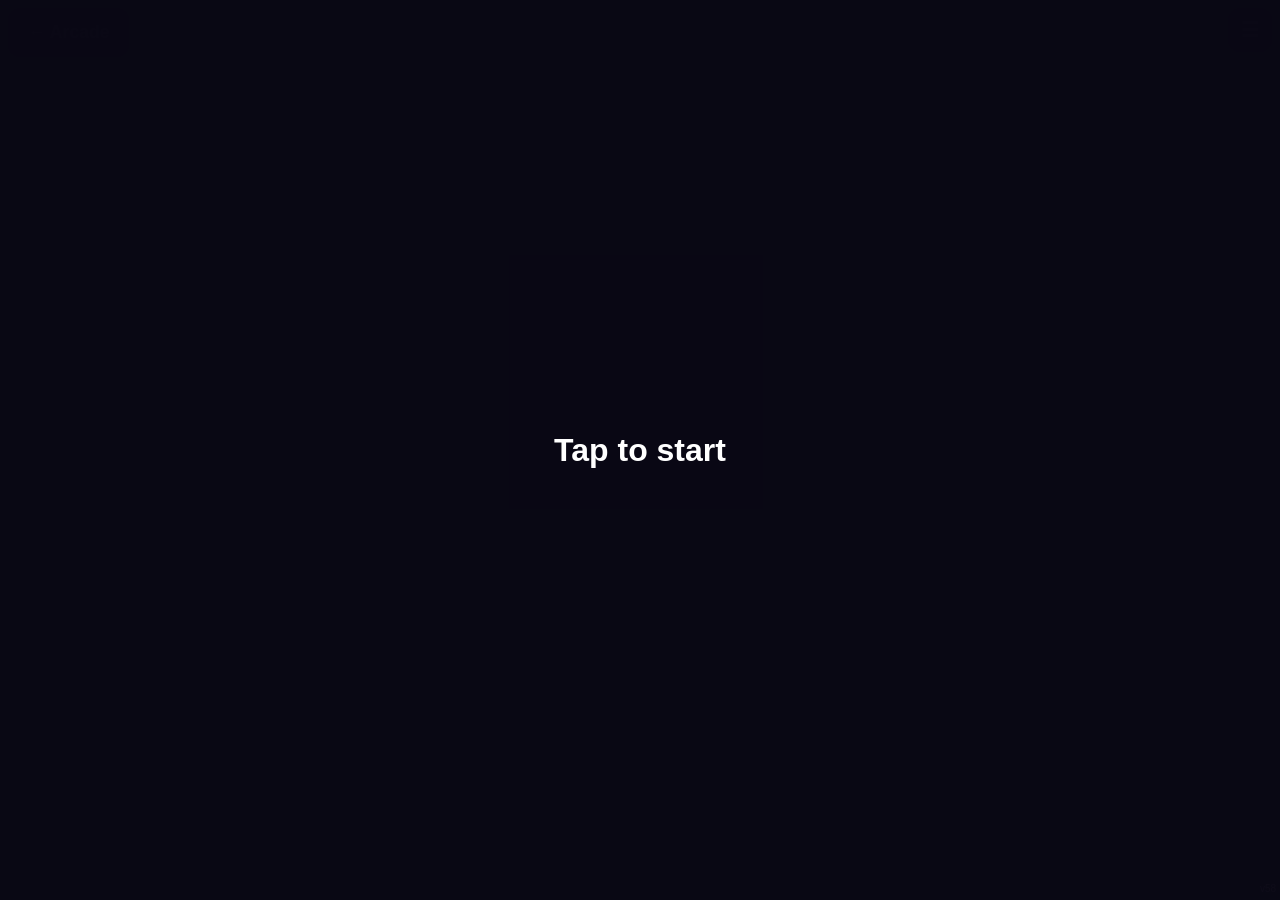
<file: games/tonights-sky/index.html>
<!doctype html>
<html lang="en">
<head>
<meta charset="utf-8">
<meta name="viewport" content="width=device-width, initial-scale=1, maximum-scale=1, user-scalable=no, viewport-fit=cover">
<title>Tonight's Sky — Lettuce Arcade</title>
<meta name="theme-color" content="#071022">
<link rel="stylesheet" href="/shared/arcade.css">
<link rel="stylesheet" href="style.css">
</head>
<body>

<main id="play" hidden>
  <header class="top">
    <div class="date"><span id="dateLabel"></span></div>
  </header>

  <div class="stage">
    <div class="pyramid" id="pyramid"></div>
  </div>

  <div class="caption" id="caption" aria-live="polite"></div>

  <div class="thumbbar">
    <button class="pile" id="stockPile" aria-label="Stock">
      <div class="pileCard back" id="stockCard"></div>
      <div class="pileCount" id="stockCount">0</div>
      <div class="pileLabel">Stock</div>
    </button>
    <button class="pile" id="wastePile" disabled aria-label="Waste">
      <div class="pileCard" id="wasteCard"></div>
      <div class="pileLabel">Waste</div>
    </button>
    <button class="pile" id="pocketPile" aria-label="Pocket">
      <div class="pileCard" id="pocketCard">—</div>
      <div class="pileLabel">Pocket</div>
    </button>
  </div>

  <div class="controls">
    <button class="link" id="undoBtn">Undo</button>
    <span class="hint" id="hint" aria-live="polite"></span>
  </div>
</main>

<div class="result" id="result" hidden>
  <div id="resultInner"></div>
</div>

<div class="archive" id="archive" hidden>
  <h2>Your sky</h2>
  <div class="archiveField" id="archiveField"></div>
  <div class="archiveStats" id="archiveStats"></div>
  <button class="btn quiet" id="archiveClose">Close</button>
</div>

<div class="sheet" id="helpSheet" hidden>
  <div class="panel">
    <h2>✦ Tonight's Sky</h2>
    <p>Everyone gets the same 21-star pyramid tonight. Clear it by tapping a star one rank above or below your Waste card.</p>
    <ul>
      <li>Tap an uncovered, glowing star that's one rank above or below the Waste card. King and Ace count as neighbors.</li>
      <li>Suits don't matter — only rank.</li>
      <li>No move? Tap the Stock to turn over a new Waste card.</li>
      <li>Tap the Pocket, then any uncovered star, to set it aside. It comes back out onto the Waste like any star — one rank above or below.</li>
      <li>Clear all 21 stars, the North Star last, to light up tonight's sky.</li>
      <li>Undo is free and unlimited. So is starting the same sky over.</li>
    </ul>
    <div class="settingsRow">
      <span>Glow hints</span>
      <button class="toggle" id="glowToggle" aria-label="Toggle glow hints"></button>
    </div>
    <div class="settingsRow">
      <span>Sound</span>
      <button class="toggle" id="soundToggle" aria-label="Toggle sound"></button>
    </div>
    <button class="btn" id="helpClose">Back to the sky</button>
  </div>
</div>

<script src="/shared/arcade.js"></script>
<script src="solver.js"></script>
<script src="names.js"></script>
<script src="game.js"></script>
</body>
</html>
</file>
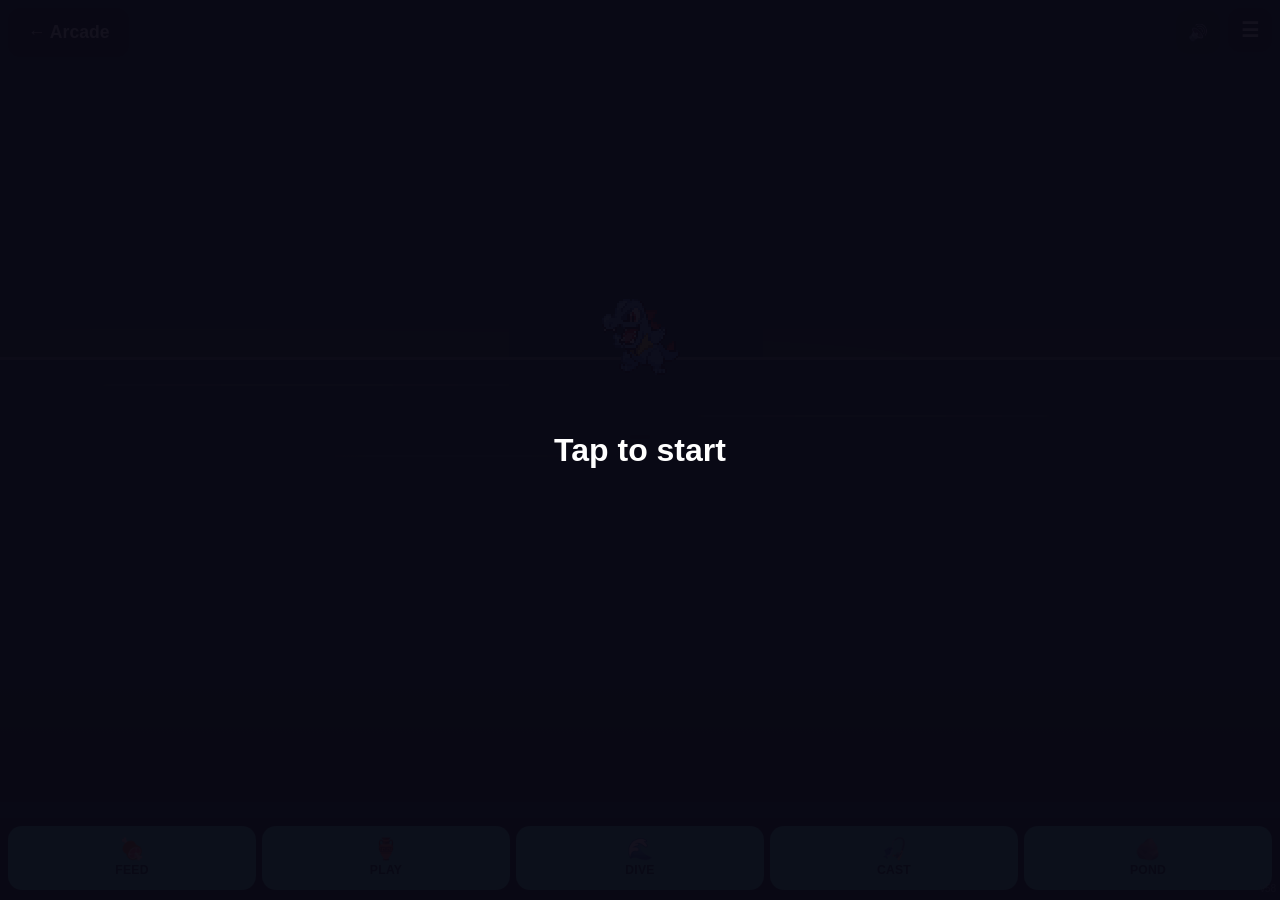
<file: games/totodiles-pond/index.html>
<!doctype html>
<html lang="en">
<head>
<meta charset="utf-8">
<meta name="viewport" content="width=device-width, initial-scale=1, maximum-scale=1, user-scalable=no, viewport-fit=cover">
<title>Totodile's Pond — Lettuce Arcade</title>
<meta name="theme-color" content="#083734">
<link rel="stylesheet" href="/shared/arcade.css">
<style>
  body {
    display: flex;
    flex-direction: column;
    min-height: 100vh;
    overflow: hidden;
    padding: 0;
  }

  /* ---- the pond scene ------------------------------------------------ */

  .scene {
    position: relative;
    flex: 1 1 auto;
    overflow: hidden;
    transition: background 1.2s linear;
  }

  .water {
    position: absolute;
    left: 0;
    right: 0;
    bottom: 0;
    height: 60%;
    transition: background 1.2s linear;
  }

  /* The pond is the screen, so the water needs to read as deep rather than as
     a flat slab: a bright surface line and a darkening toward the bottom. */
  .water::before {
    content: "";
    position: absolute;
    left: 0;
    right: 0;
    top: 0;
    height: 3px;
    background: rgba(255, 255, 255, 0.35);
  }

  .depthfade {
    position: absolute;
    inset: 0;
    background: linear-gradient(rgba(0, 0, 0, 0) 20%, rgba(0, 0, 0, 0.38));
    pointer-events: none;
  }

  /* Three offset ripple bands. Cheap, and it reads as moving water. */
  .ripple {
    position: absolute;
    height: 2px;
    background: rgba(255, 255, 255, 0.18);
    border-radius: 50%;
    animation: drift-x 7s ease-in-out infinite alternate;
  }

  .ripple.r1 { top: 6%;  left: 8%;  width: 32%; animation-duration: 7s; }
  .ripple.r2 { top: 13%; left: 54%; width: 28%; animation-duration: 9s; animation-direction: alternate-reverse; }
  .ripple.r3 { top: 22%; left: 26%; width: 22%; animation-duration: 11s; opacity: 0.55; }

  @keyframes drift-x {
    from { transform: translateX(-6%); }
    to   { transform: translateX(6%); }
  }

  /* Sun by day, moon by night, and it moves. The palette alone tells you
     roughly when it is; a disc that climbs and sets tells you exactly. */
  .disc {
    position: absolute;
    width: 54px;
    height: 54px;
    border-radius: 50%;
    z-index: 0;
    pointer-events: none;
    transition: background 1.2s linear, top 1.2s linear, left 1.2s linear,
                box-shadow 1.2s linear;
  }

  /* A silhouetted far bank. Reads correctly in every phase because it's a
     shape, not a colour, and it gives the sky something to end against. */
  .bank {
    position: absolute;
    left: 0;
    right: 0;
    bottom: calc(60% - 2px);
    height: 30px;
    z-index: 0;
    pointer-events: none;
    background:
      radial-gradient(58% 100% at 14% 100%, #14403a 0 99%, transparent 100%),
      radial-gradient(72% 128% at 60% 100%, #10352f 0 99%, transparent 100%),
      radial-gradient(48% 88% at 93% 100%, #14403a 0 99%, transparent 100%);
    background-repeat: no-repeat;
  }

  /* ---- header readouts ----------------------------------------------- */

  .topbar {
    position: relative;
    z-index: 3;
    display: flex;
    align-items: center;
    justify-content: flex-end;
    gap: 10px;
    padding: calc(10px + var(--safe-top)) calc(60px + var(--safe-right)) 6px 12px; /* the shared ☰ menu sits at 8px */
    font-size: 0.85rem;
    color: var(--fg-dim);
    text-shadow: 0 1px 3px rgba(0, 0, 0, 0.45);
  }

  .topbar .day { font-weight: 700; color: var(--fg); }
  .topbar .day .banked { color: #9dffb0; margin-left: 2px; }
  .topbar .mood { font-style: italic; }

  .mute {
    background: rgba(0, 0, 0, 0.28);
    border: none;
    color: var(--fg);
    font-size: 1rem;
    min-width: 44px;
    min-height: 44px;
    border-radius: 12px;
    cursor: pointer;
  }

  /* ---- the creature --------------------------------------------------- */

  .creature-slot {
    position: absolute;
    left: 50%;
    bottom: 48%;
    transform: translateX(-50%);
    z-index: 2;
    text-align: center;
    /* He walks, he doesn't teleport: a drift trace or a surfacing dive can
       move the slot, and it eases back to centre afterwards. */
    transition: left 1.4s ease-in-out, bottom 1.4s ease-in-out;
  }

  .creature-slot.hidden { display: none; }
  .creature-slot.snap { transition: none; }

  /* --grow runs 1.0 → 1.25 across the care-days to the next evolution, so
     daily care is visible on the sprite itself and evolving is a crescendo. */
  .creature {
    display: block;
    --base: 168px;
    width: calc(var(--base) * var(--grow, 1));
    height: calc(var(--base) * var(--grow, 1));
    /* 80x80 source upscaled — keep the sprite edges hard, not smeared. */
    image-rendering: pixelated;
    image-rendering: -moz-crisp-edges;
    -ms-interpolation-mode: nearest-neighbor;
    animation: bob 3.4s ease-in-out infinite;
    transform-origin: 50% 100%;
    transition: width 1.2s ease, height 1.2s ease;
  }

  .creature.big { --base: 198px; }
  .creature.huge { --base: 228px; }

  @keyframes bob {
    0%, 100% { transform: translateY(0) scaleY(1); }
    50%      { transform: translateY(-7px) scaleY(1.03); }
  }

  .creature.happy { animation: hop 0.55s ease-out 3; }

  @keyframes hop {
    0%   { transform: translateY(0) scale(1, 1); }
    25%  { transform: translateY(-26px) scale(0.94, 1.08); }
    55%  { transform: translateY(0) scale(1.08, 0.92); }
    100% { transform: translateY(0) scale(1, 1); }
  }

  .creature.wiggle { animation: wiggle 0.5s ease-in-out 5; }

  @keyframes wiggle {
    0%, 100% { transform: rotate(0deg); }
    25%      { transform: rotate(-7deg); }
    75%      { transform: rotate(7deg); }
  }

  .creature.asleep {
    animation: snooze 5s ease-in-out infinite;
    transform: rotate(16deg) translateY(10px);
    filter: brightness(0.6) saturate(0.7);
  }

  @keyframes snooze {
    0%, 100% { transform: rotate(16deg) translateY(10px) scaleY(1); }
    50%      { transform: rotate(16deg) translateY(6px) scaleY(1.05); }
  }

  .zzz {
    position: absolute;
    top: -6px;
    right: -6px;
    font-size: 1.4rem;
    opacity: 0;
    animation: zzz-rise 4s ease-out infinite;
  }

  @keyframes zzz-rise {
    0%   { opacity: 0; transform: translate(0, 0) scale(0.7); }
    30%  { opacity: 0.9; }
    100% { opacity: 0; transform: translate(16px, -34px) scale(1.2); }
  }

  /* A chip, not bare text — it sits over whatever he's standing next to. */
  .name-tag {
    display: inline-block;
    margin-top: 4px;
    padding: 2px 10px;
    border-radius: 999px;
    background: rgba(0, 0, 0, 0.35);
    font-size: 0.85rem;
    font-weight: 700;
    color: var(--fg);
  }

  /* ---- he's down there ------------------------------------------------- */

  .divespot {
    position: absolute;
    left: 50%;
    bottom: 30%;
    transform: translateX(-50%);
    z-index: 2;
    display: none;
    text-align: center;
    width: 220px;
  }

  .divespot.on { display: block; }

  .bub {
    display: inline-block;
    width: 12px;
    height: 12px;
    margin: 0 5px;
    border-radius: 50%;
    background: rgba(255, 255, 255, 0.42);
    box-shadow: inset 0 0 0 2px rgba(255, 255, 255, 0.85);
    animation: rise 2.6s ease-in infinite;
  }

  .bub:nth-child(2) { width: 8px; height: 8px; animation-delay: 0.7s; }
  .bub:nth-child(3) { width: 16px; height: 16px; animation-delay: 1.4s; }

  @keyframes rise {
    0%   { transform: translateY(14px); opacity: 0; }
    25%  { opacity: 0.85; }
    100% { transform: translateY(-52px); opacity: 0; }
  }

  .divespot .lbl {
    display: inline-block;
    margin-top: 10px;
    padding: 3px 12px;
    border-radius: 999px;
    background: rgba(0, 0, 0, 0.35);
    font-size: 0.85rem;
    font-weight: 600;
    color: var(--fg);
  }

  /* ---- decor and traces -------------------------------------------------- */

  .decor {
    position: absolute;
    font-size: 1.9rem;
    line-height: 1;
    z-index: 1;
    filter: drop-shadow(0 2px 3px rgba(0, 0, 0, 0.35));
    animation: bob 5s ease-in-out infinite;
  }

  /* Traces are things he did, not things you bought. Slightly smaller. */
  .decor.trace { font-size: 1.5rem; opacity: 0.95; }

  /* ---- weather -------------------------------------------------------- */

  .weather-layer {
    position: absolute;
    inset: 0;
    pointer-events: none;
    z-index: 4;
    overflow: hidden;
  }

  .drop {
    position: absolute;
    top: -12%;
    width: 2px;
    height: 16px;
    background: rgba(220, 245, 255, 0.55);
    animation: fall linear infinite;
  }

  @keyframes fall {
    to { transform: translateY(120vh); }
  }

  .fog {
    position: absolute;
    inset: 0;
    background: rgba(220, 240, 245, 0.16);
    backdrop-filter: blur(1px);
  }

  .star {
    position: absolute;
    width: 2px;
    height: 2px;
    background: #fff;
    border-radius: 50%;
    animation: twinkle 4s ease-in-out infinite;
  }

  @keyframes twinkle {
    0%, 100% { opacity: 0.25; }
    50%      { opacity: 1; }
  }

  /* ---- reaction + drift ------------------------------------------------ */

  .reaction {
    position: absolute;
    left: 12px;
    right: 12px;
    bottom: 18%;
    z-index: 5;
    text-align: center;
    font-size: 1.05rem;
    font-weight: 600;
    min-height: 1.5em;
    text-shadow: 0 2px 6px rgba(0, 0, 0, 0.6);
    pointer-events: none;
    transition: opacity 0.5s linear;
  }

  .reaction.fade { opacity: 0; }

  .card-wrap {
    position: fixed;
    inset: 0;
    z-index: 20;
    display: none;
    align-items: center;
    justify-content: center;
    padding: 24px;
    background: rgba(4, 24, 26, 0.72);
  }

  .card-wrap.on { display: flex; }

  .card {
    background: var(--bg-elevated);
    border-radius: 18px;
    padding: 22px 20px;
    max-width: 340px;
    text-align: center;
    box-shadow: 0 12px 40px rgba(0, 0, 0, 0.45);
  }

  .card-stack { display: flex; flex-direction: column; align-items: center; max-width: 340px; }
  .card .head {
    display: none;
    justify-content: space-between;
    gap: 10px;
    font-size: 0.74rem;
    color: var(--fg-dim);
    margin: -6px -4px 12px;
    text-align: left;
  }
  .card .head .cname { white-space: nowrap; overflow: hidden; text-overflow: ellipsis; padding: 0; text-align: left; }
  .card .head .when { opacity: 0.7; white-space: nowrap; }
  .card.framed .head { display: flex; }
  .card .me { display: none; width: 56px; height: 56px; image-rendering: pixelated; margin: 0 auto 6px; }
  .card.framed .me { display: block; }
  .card .art { font-size: 2.6rem; line-height: 1; margin-bottom: 10px; }
  .card .body { font-size: 1.05rem; line-height: 1.45; }
  .card .sub { margin-top: 10px; font-size: 0.9rem; color: var(--fg-dim); }
  .card .sub.stamp { color: var(--fg); font-weight: 700; display: inline-block; }
  .card-stack .tap { margin-top: 12px; font-size: 0.72rem; opacity: 0.5; color: var(--fg); }

  /* ---- readouts + buttons ---------------------------------------------- */

  .readouts {
    display: flex;
    flex-wrap: wrap;
    justify-content: center;
    gap: 6px 14px;
    padding: 8px 12px;
    font-size: 0.9rem;
    background: rgba(0, 0, 0, 0.22);
  }

  .readouts span { white-space: nowrap; }
  .readouts .hungry { color: #ffd166; font-weight: 700; }
  .readouts .ready { color: #9dffb0; font-weight: 700; }
  .readouts .off { display: none; }

  .actions {
    display: grid;
    grid-template-columns: repeat(5, 1fr);
    gap: 6px;
    padding: 8px calc(8px + var(--safe-right)) calc(10px + var(--safe-bottom)) calc(8px + var(--safe-left));
    background: rgba(0, 0, 0, 0.3);
  }

  .act {
    min-height: 64px;
    border: none;
    border-radius: 14px;
    background: var(--accent);
    color: #04302c;
    font-size: 0.76rem;
    font-weight: 800;
    letter-spacing: 0.02em;
    display: flex;
    flex-direction: column;
    align-items: center;
    justify-content: center;
    gap: 3px;
    cursor: pointer;
    padding: 4px 2px;
  }

  .act .ico { font-size: 1.3rem; line-height: 1; }
  .act:active { background: var(--accent-dim); }
  .act:disabled { opacity: 0.38; cursor: default; }
  .act.alert { background: #ffd166; }

  /* ---- picker sheet (feed / play / dive / cast) -------------------------- */

  .wheel-wrap {
    position: fixed;
    inset: 0;
    z-index: 25;
    display: none;
    align-items: flex-end;
    justify-content: center;
    background: rgba(4, 24, 26, 0.7);
  }

  .wheel-wrap.on { display: flex; }

  .wheel {
    width: 100%;
    max-width: 460px;
    max-height: 86%;
    overflow-y: auto;
    background: var(--bg-elevated);
    border-radius: 18px 18px 0 0;
    padding: 16px 12px calc(16px + var(--safe-bottom));
  }

  .wheel h2 { font-size: 1rem; text-align: center; margin-bottom: 12px; }

  .wheel-grid {
    display: grid;
    grid-template-columns: repeat(3, 1fr);
    gap: 8px;
  }

  .wheel-grid.wide { grid-template-columns: 1fr; }

  .pick {
    min-height: 72px;
    border: none;
    border-radius: 14px;
    background: rgba(0, 0, 0, 0.25);
    color: var(--fg);
    font-size: 0.78rem;
    display: flex;
    flex-direction: column;
    align-items: center;
    justify-content: center;
    gap: 4px;
    cursor: pointer;
    padding: 8px 6px;
    text-align: center;
  }

  .wheel-grid.wide .pick {
    flex-direction: row;
    justify-content: flex-start;
    gap: 12px;
    text-align: left;
    min-height: 62px;
  }

  .wheel-grid.wide .pick .txt { flex: 1; }
  .wheel-grid.wide .pick .nm { font-size: 0.95rem; font-weight: 700; }

  .pick .ico { font-size: 1.7rem; line-height: 1; }
  .pick .sub { font-size: 0.72rem; color: var(--fg-dim); font-weight: 400; }
  .pick:active { background: rgba(0, 0, 0, 0.45); }
  .pick:disabled { opacity: 0.42; cursor: default; }
  .pick .heart { color: #ff8fa3; font-size: 0.72rem; }

  /* ---- pond overlay ------------------------------------------------------ */

  .sheet-wrap {
    position: fixed;
    inset: 0;
    z-index: 30;
    display: none;
    background: #06282b;
    overflow-y: auto;
    -webkit-overflow-scrolling: touch;
  }

  .sheet-wrap.on { display: block; }

  .sheet {
    max-width: 460px;
    margin: 0 auto;
    padding: calc(64px + var(--safe-top)) 14px calc(96px + var(--safe-bottom));
  }

  .sheet h2 { font-size: 1.1rem; margin: 18px 0 8px; }
  .sheet h2:first-child { margin-top: 0; }
  .sheet .hint { font-size: 0.85rem; color: var(--fg-dim); margin-bottom: 10px; }

  .who {
    text-align: center;
    padding: 4px 0 10px;
  }

  .who .nm { font-size: 1.4rem; font-weight: 800; }
  .who .sub { font-size: 0.88rem; color: var(--fg-dim); margin-top: 2px; }
  .who .trait { margin-top: 8px; font-size: 0.92rem; }
  .who .trait b { color: #ffd166; }
  .share-row { margin-top: 12px; }
  .share-row .btn { min-height: 44px; min-width: 140px; }
  .share-row .hint { margin: 6px 0 0; min-height: 0; }

  /* The escape from one-tap FEED/PLAY: offer him something that isn't his
     favourite. Lives here, next to what he likes, so it's findable. */
  .likeacts { display: flex; gap: 8px; margin-top: 8px; }
  .likeacts button {
    flex: 1;
    min-height: 44px;
    border: none;
    border-radius: 10px;
    background: rgba(255, 255, 255, 0.08);
    color: var(--fg);
    font-size: 0.85rem;
    font-weight: 600;
    cursor: pointer;
  }
  .likeacts button:active { background: rgba(255, 255, 255, 0.16); }
  .likeacts:empty { display: none; }

  .evo .meta { font-size: 0.95rem; color: #2f6a63; font-weight: 600; }

  .grid {
    display: grid;
    grid-template-columns: repeat(4, 1fr);
    gap: 8px;
  }

  .slot {
    aspect-ratio: 1;
    border-radius: 12px;
    background: rgba(255, 255, 255, 0.07);
    display: flex;
    flex-direction: column;
    align-items: center;
    justify-content: center;
    font-size: 1.6rem;
    gap: 2px;
    padding: 2px;
  }

  .slot.empty { color: rgba(255, 255, 255, 0.18); font-size: 1.2rem; }
  .slot .lbl { font-size: 0.55rem; color: var(--fg-dim); text-align: center; line-height: 1.1; }

  .keep-row, .shop-row {
    display: flex;
    align-items: center;
    gap: 12px;
    padding: 10px;
    border-radius: 12px;
    background: rgba(255, 255, 255, 0.06);
    margin-bottom: 8px;
  }

  .keep-row .ico, .shop-row .ico { font-size: 1.6rem; }
  .shop-row .nm { flex: 1; font-size: 0.95rem; }
  .keep-row .txt { flex: 1; font-size: 0.88rem; line-height: 1.35; }
  .keep-row .txt em { color: var(--fg-dim); font-style: italic; }
  .keep-row .txt .when { display: block; font-size: 0.75rem; color: var(--fg-dim); margin-top: 3px; }

  .jrn {
    font-size: 0.9rem;
    line-height: 1.4;
    padding: 8px 0;
    border-bottom: 1px solid rgba(255, 255, 255, 0.09);
  }

  .jrn .when { font-size: 0.72rem; color: var(--fg-dim); display: block; }

  .buy {
    min-height: 44px;
    min-width: 72px;
    border: none;
    border-radius: 10px;
    background: var(--accent);
    color: #04302c;
    font-weight: 800;
    font-size: 0.85rem;
    cursor: pointer;
  }

  .buy:disabled { opacity: 0.4; cursor: default; }
  .buy.owned { background: transparent; color: var(--fg-dim); font-weight: 600; }

  .sheet-close {
    position: sticky;
    bottom: calc(10px + var(--safe-bottom));
    display: block;
    width: 100%;
    margin-top: 22px;
    box-shadow: 0 0 0 10px #06282b, 0 -10px 20px rgba(6, 40, 43, 0.95);
  }

  /* ---- naming (first run) ------------------------------------------------ */

  .naming {
    position: fixed;
    inset: 0;
    z-index: 40;
    display: none;
    flex-direction: column;
    align-items: center;
    justify-content: center;
    gap: 16px;
    padding: 24px;
    background: rgba(4, 24, 26, 0.96);
    text-align: center;
  }

  .naming.on { display: flex; }
  .naming img { width: 140px; height: 140px; image-rendering: pixelated; }
  .naming p { font-size: 1.05rem; }

  .naming input {
    width: 100%;
    max-width: 280px;
    min-height: 52px;
    border-radius: 12px;
    border: 2px solid var(--accent);
    background: rgba(0, 0, 0, 0.3);
    color: var(--fg);
    font-size: 1.2rem;
    text-align: center;
    padding: 8px;
  }

  /* ---- evolution ---------------------------------------------------------- */

  .evo {
    position: fixed;
    inset: 0;
    z-index: 45;
    display: none;
    flex-direction: column;
    align-items: center;
    justify-content: center;
    gap: 14px;
    background: rgba(255, 255, 255, 0.96);
    color: #04302c;
    text-align: center;
    padding: 24px;
  }

  .evo.on { display: flex; }
  .evo img { width: 180px; height: 180px; image-rendering: pixelated; animation: evo-pulse 1.1s ease-in-out infinite; }
  .evo h2 { font-size: 1.6rem; }
  .evo p { white-space: pre-line; }

  @keyframes evo-pulse {
    0%, 100% { transform: scale(1); }
    50%      { transform: scale(1.09); }
  }

  @media (prefers-reduced-motion: reduce) {
    .creature, .decor, .ripple, .drop, .star, .zzz, .evo img, .bub {
      animation-duration: 8s !important;
      animation-iteration-count: 1 !important;
    }
  }
</style>
</head>
<body>

<div class="topbar">
  <span id="clock"></span>
  <span class="day" id="daycount"></span>
  <span class="mood" id="moodline"></span>
  <button class="mute" id="mute" aria-label="Toggle sound">&#128266;</button>
</div>

<div class="scene" id="scene">
  <div class="weather-layer" id="weather"></div>
  <div class="disc" id="disc"></div>
  <div class="bank"></div>
  <div class="water" id="water">
    <div class="ripple r1"></div>
    <div class="ripple r2"></div>
    <div class="ripple r3"></div>
    <div class="depthfade"></div>
  </div>

  <div class="creature-slot" id="creatureslot">
    <img class="creature" id="sprite" src="totodile.png" alt="Totodile" width="140" height="140">
    <span class="zzz" id="zzz" aria-hidden="true">z</span>
    <div class="name-tag" id="nametag"></div>
  </div>

  <div class="divespot" id="divespot">
    <span class="bub"></span><span class="bub"></span><span class="bub"></span>
    <span class="lbl" id="divelbl"></span>
  </div>

  <div class="reaction" id="reaction" aria-live="polite"></div>
</div>

<div class="card-wrap" id="cardwrap">
    <div class="card-stack">
      <div class="card" id="card">
        <div class="head"><span class="cname" id="cardwho"></span><span class="when" id="cardwhen"></span></div>
        <img class="me" id="cardme" src="totodile.png" alt="" width="56" height="56">
        <div class="art" id="cardart"></div>
        <div class="body" id="cardbody"></div>
        <div class="sub" id="cardsub"></div>
      </div>
      <div class="tap">tap to continue</div>
    </div>
  </div>

  <div class="wheel-wrap" id="wheelwrap">
    <div class="wheel">
      <h2 id="wheeltitle"></h2>
      <div class="wheel-grid" id="wheelgrid"></div>
    </div>
  </div>

  <div class="sheet-wrap" id="sheetwrap">
    <div class="sheet">
      <div class="who">
        <div class="nm" id="whoname"></div>
        <div class="sub" id="whosub"></div>
        <div class="trait" id="whotrait"></div>
        <div class="share-row">
          <button class="btn" id="sharebtn">Share</button>
          <div class="hint" id="sharehint"></div>
        </div>
      </div>

      <h2>Today</h2>
      <div class="hint" id="todayline"></div>

      <h2>What he likes</h2>
      <div class="hint" id="likesline"></div>
      <div class="likeacts" id="likeacts"></div>

      <h2>Keepsakes</h2>
      <div class="hint" id="keephint"></div>
      <div id="keeplist"></div>

      <h2>Collection</h2>
      <div class="hint" id="collhint"></div>
      <div class="grid" id="collgrid"></div>

      <h2>The pond</h2>
      <div class="hint" id="dropline"></div>
      <div id="shoplist"></div>

      <h2>Journal</h2>
      <div class="hint" id="jrnhint"></div>
      <div id="jrnlist"></div>

      <button class="btn sheet-close" id="sheetclose">Close</button>
    </div>
  </div>

  <div class="naming" id="naming">
    <img src="totodile.png" alt="Totodile" width="140" height="140">
    <p>A little Totodile has moved into your pond.<br>What will you call him?</p>
    <input id="nameinput" maxlength="12" value="Totodile" aria-label="Name">
    <button class="btn" id="namego">That's his name</button>
  </div>

  <div class="evo" id="evo">
    <h2 id="evotitle"></h2>
    <img id="evoimg" src="totodile.png" alt="">
    <p id="evobody"></p>
    <div class="meta" id="evometa"></div>
    <button class="btn" id="evogo">Wow</button>
</div>

<div class="readouts">
  <span id="r-appetite"></span>
  <span id="r-line"></span>
  <span id="r-dive"></span>
  <span id="r-drops"></span>
</div>

<div class="actions">
  <button class="act" id="a-feed"><span class="ico">&#127830;</span><span class="lbl">FEED</span></button>
  <button class="act" id="a-play"><span class="ico">&#127994;</span><span class="lbl">PLAY</span></button>
  <button class="act" id="a-dive"><span class="ico">&#127754;</span><span class="lbl">DIVE</span></button>
  <button class="act" id="a-cast"><span class="ico">&#127907;</span><span class="lbl">CAST</span></button>
  <button class="act" id="a-pond"><span class="ico">&#129704;</span><span class="lbl">POND</span></button>
</div>

<script src="/shared/arcade.js"></script>
<script>
(function () {
  "use strict";

  var HOUR = 3600000;
  var DAY = 86400000;
  var MIN = 60000;
  var SAVE_V = 3;

  // ---- content tables ---------------------------------------------------

  var FOODS = [
    { id: "berry", ico: "🍓", name: "Berries" },
    { id: "fish",  ico: "🐟", name: "Fish" },
    { id: "apple", ico: "🍎", name: "Apple" },
    { id: "honey", ico: "🍯", name: "Honey" },
    { id: "meat",  ico: "🥩", name: "Meat" },
    { id: "candy", ico: "🍬", name: "Candy" }
  ];

  var PLAYS = [
    { id: "fetch",  ico: "🎾", name: "Fetch" },
    { id: "splash", ico: "💦", name: "Splash" },
    { id: "sing",   ico: "🎵", name: "Sing" },
    { id: "spin",   ico: "🌀", name: "Spin" }
  ];

  // Depths. `stage`/`dives` unlock the tier for good; `app` is the appetite
  // ceiling he can manage on the day (0 = must be full, 2 = any). `ms` is how
  // long he is actually gone — the thing that makes a dive an appointment
  // rather than a button that dispenses loot.
  var TIERS = [
    { id: "shallows", name: "the Shallows",  stage: 0, dives: 0,  ms: 90 * 1000,  app: 2 },
    { id: "reeds",    name: "the Reeds",     stage: 0, dives: 8,  ms: 6 * MIN,    app: 2 },
    { id: "dropoff",  name: "the Drop-off",  stage: 1, dives: 0,  ms: 25 * MIN,   app: 1 },
    { id: "deep",     name: "the Cold Deep", stage: 1, dives: 25, ms: 90 * MIN,   app: 1 },
    { id: "dark",     name: "the Dark",      stage: 2, dives: 0,  ms: 5 * HOUR,   app: 0 }
  ];

  // How likely each tier is when a *line* (not a dive) turns up a find.
  // Shallow-weighted, which is the rarity curve v1 claimed and never had.
  var LINE_TIER_W = [40, 30, 18, 9, 3];

  // weight = relative draw chance inside its own tier.
  var FINDS = [
    { id: "pebble", ico: "🪨", name: "Pebble",    tier: "shallows", w: 30, drops: 1 },
    { id: "weed",   ico: "🌿", name: "Pondweed",  tier: "shallows", w: 30, drops: 1 },
    { id: "snail",  ico: "🐌", name: "Snail",     tier: "shallows", w: 20, drops: 2 },
    { id: "minnow", ico: "🐟", name: "Minnow",    tier: "shallows", w: 20, drops: 2 },
    { id: "shell",  ico: "🐚", name: "Shell",     tier: "reeds",    w: 30, drops: 3 },
    { id: "frog",   ico: "🐸", name: "Frog",      tier: "reeds",    w: 25, drops: 3 },
    { id: "lotus",  ico: "🪷", name: "Lotus",     tier: "reeds",    w: 25, drops: 4 },
    { id: "newt",   ico: "🦎", name: "Newt",      tier: "reeds",    w: 20, drops: 4 },
    { id: "crab",   ico: "🦀", name: "Crab",      tier: "dropoff",  w: 30, drops: 5 },
    { id: "coin",   ico: "🪙", name: "Old coin",  tier: "dropoff",  w: 25, drops: 6 },
    { id: "carp",   ico: "🐠", name: "Big carp",  tier: "dropoff",  w: 25, drops: 6 },
    { id: "boot",   ico: "🥾", name: "A boot",    tier: "dropoff",  w: 20, drops: 2 },
    { id: "squid",  ico: "🦑", name: "Squid",     tier: "deep",     w: 30, drops: 8 },
    { id: "octo",   ico: "🐙", name: "Octopus",   tier: "deep",     w: 25, drops: 9 },
    { id: "pearl",  ico: "🫧", name: "Pearl",     tier: "deep",     w: 15, drops: 12 },
    { id: "gem",    ico: "💎", name: "Gem",       tier: "deep",     w: 10, drops: 15 },
    { id: "key",    ico: "🗝", name: "Old key",   tier: "dark",     w: 30, drops: 14 },
    { id: "ring",   ico: "💍", name: "Lost ring", tier: "dark",     w: 22, drops: 18 },
    { id: "crown",  ico: "👑", name: "Crown",     tier: "dark",     w: 10, drops: 30 },
    { id: "star",   ico: "🌟", name: "Fallen star", tier: "dark",   w: 6,  drops: 40 }
  ];

  // Decor is cosmetic and permanent. x/y are % of the scene; the water starts
  // at 54%, so every y here sits at or below the surface.
  var DECOR = [
    { id: "lily",    ico: "🪷", name: "Lily pad",    cost: 8,   x: 18, y: 44 },
    { id: "rock",    ico: "🪨", name: "Big rock",    cost: 12,  x: 80, y: 86 },
    { id: "reeds",   ico: "🌿", name: "Reeds",       cost: 18,  x: 6,  y: 74 },
    { id: "fish",    ico: "🐟", name: "Pond fish",   cost: 26,  x: 30, y: 66 },
    { id: "flower",  ico: "🌺", name: "Flowers",     cost: 36,  x: 8,  y: 52 },
    { id: "lantern", ico: "🏮", name: "Lantern",     cost: 50,  x: 88, y: 46 },
    { id: "frog",    ico: "🐸", name: "A frog",      cost: 70,  x: 68, y: 54 },
    { id: "log",     ico: "🪵", name: "Old log",     cost: 95,  x: 46, y: 92 },
    { id: "duck",    ico: "🦆", name: "A duck",      cost: 130, x: 74, y: 42 },
    { id: "shrine",  ico: "⛩️", name: "Tiny shrine", cost: 200, x: 90, y: 64 }
  ];

  // Traces are things *he* did that stay in the pond. Absence you can point at.
  // Kept clear of the centre column, where he stands and his name chip sits.
  var TRACES = [
    { id: "glass",  ico: "🔷", x: 70, y: 78 },
    { id: "snail",  ico: "🐌", x: 16, y: 88 },
    { id: "nest",   ico: "🪺", x: 26, y: 56 },
    { id: "shiny",  ico: "✨", x: 58, y: 82 },
    { id: "tracks", ico: "👣", x: 68, y: 94 }
  ];

  // Keepsakes are gifts. They are not currency and can never be spent — which
  // is exactly why they work.
  var KEEPSAKES = [
    { id: "stone",  ico: "🪨", name: "a smooth grey stone",     note: "He carried it up from somewhere and put it down in front of you." },
    { id: "feather",ico: "🪶", name: "a wet feather",           note: "Not his. He wanted you to have it anyway." },
    { id: "glass",  ico: "🔷", name: "a piece of green glass",  note: "Worn soft by the water. He held it up to the light first." },
    { id: "shell",  ico: "🐚", name: "half a shell",            note: "He kept the other half." },
    { id: "bell",   ico: "🔔", name: "a tiny tarnished bell",   note: "It still rings. Barely." },
    { id: "leaf",   ico: "🍂", name: "a perfect red leaf",      note: "He was very careful with it." },
    { id: "marble", ico: "⚪", name: "a clouded marble",        note: "He found it in the mud and washed it for you." },
    { id: "ribbon", ico: "🎀", name: "a faded ribbon",          note: "He wore it for a while first." }
  ];

  // Drift events, bucketed by hours away. `trace` leaves something behind.
  // The 6-24h pool is what a daily player sees every morning, so it and the
  // 1-6h pool are the deepest. Every bucket has at least eight lines.
  var DRIFT = {
    t0: [
      { art: "💤", txt: "He hasn't moved. Not one inch." },
      { art: "👀", txt: "He was watching the door." },
      { art: "🫧", txt: "He blew one bubble, saw you, and stopped." },
      { art: "🪨", txt: "He's sitting on the same rock. He may not have noticed you left." },
      { art: "👂", txt: "He heard you coming from a long way off. He's pretending he didn't." },
      { art: "🐾", txt: "He walked to the edge, looked at the door, and walked back. Once." },
      { art: "🍃", txt: "A leaf landed on his head. He has decided to keep it." },
      { art: "😐", txt: "He has been staring at a reed. The reed has been staring back." },
      { art: "🌊", txt: "He made one ripple, watched it reach the bank, and was satisfied." }
    ],
    t1: [
      { art: "🔷", txt: "He found a piece of green glass and propped it where the light hits.", drops: 2, trace: "glass" },
      { art: "🌿", txt: "He has weed on his head and seems proud of it." },
      { art: "💤", txt: "He fell asleep in the reeds and woke up when you did." },
      { art: "💦", txt: "The whole bank is soaked. No explanation offered." },
      { art: "🐟", txt: "He tried to catch a fish. The fish is fine.", drops: 1 },
      { art: "🪷", txt: "He's been sitting on the lily pad. It's not really built for that.", drops: 1 },
      { art: "🐸", txt: "A frog told him something. He looks like he's still thinking about it." },
      { art: "🐌", txt: "He followed a snail across the whole bank. Slowly.", drops: 1, trace: "snail" },
      { art: "🌧", txt: "He stood in the rain with his mouth open. He seems to think it worked." },
      { art: "🥱", txt: "He yawned so wide he fell over. He's fine." },
      { art: "🪵", txt: "He has been chewing the same stick for hours. It is much shorter now.", drops: 1 },
      { art: "🎶", txt: "He was humming. He stopped when he saw you. Then he started again." },
      { art: "🔍", txt: "He found something shiny in the mud and put it where you'd see it.", drops: 2, trace: "shiny" }
    ],
    t6: [
      { art: "🪷", txt: "He's rearranged the pond. It's worse now." },
      { art: "🐌", txt: "There's a snail here now. They appear to have an understanding.", drops: 3, trace: "snail" },
      { art: "🍽️", txt: "He caught something by himself and left half of it for you.", drops: 4 },
      { art: "🌀", txt: "He has been spinning. You can see the marks.", drops: 2 },
      { art: "🪺", txt: "He built a little nest out of reeds. It is not for anything.", drops: 3, trace: "nest" },
      { art: "🏠", txt: "He dug a hollow in the bank and sat in it. It is exactly his size.", drops: 2 },
      { art: "🦆", txt: "A duck came by. They had words. The duck left.", drops: 3 },
      { art: "🫧", txt: "He spent the afternoon making bubbles and popping them himself.", drops: 2 },
      { art: "🥾", txt: "He dragged something heavy up the bank and left it by the door for you.", drops: 4 },
      { art: "👣", txt: "There are footprints all round the pond. All of them his.", drops: 3, trace: "tracks" },
      { art: "🌇", txt: "He watched the light change across the whole pond. He didn't move once.", drops: 2 },
      { art: "🐠", txt: "He caught a fish, looked at it for a while, and let it go.", drops: 3 },
      { art: "🔷", txt: "He's lined up every piece of glass he owns. There are three.", drops: 3, trace: "glass" },
      { art: "🪺", txt: "The nest is bigger. He's been adding to it.", drops: 2, trace: "nest" }
    ],
    t24: [
      { art: "✨", txt: "He's built a pile of everything shiny he could find.", drops: 6, trace: "shiny" },
      { art: "🛌", txt: "He's been sleeping on your side of the pond.", drops: 4 },
      { art: "👣", txt: "Muddy tracks lead out and come back. Twice.", drops: 5, trace: "tracks" },
      { art: "🌾", txt: "He has redecorated. It is not an improvement.", drops: 4 },
      { art: "🌅", txt: "He was up before the sun both mornings. Watching for you.", drops: 5 },
      { art: "🫙", txt: "He's filled a hollow with pebbles. Sorted by size, roughly.", drops: 5 },
      { art: "🎨", txt: "He's arranged the reeds into a shape. It might be you.", drops: 4 },
      { art: "🐢", txt: "A turtle stayed for a day. They didn't talk. It was nice.", drops: 4 },
      { art: "🪷", txt: "He's carried every lily pad to your side of the pond.", drops: 6 },
      { art: "🔔", txt: "He heard something and rushed to the edge. It wasn't you. He waited anyway.", drops: 4 },
      { art: "✨", txt: "The shiny pile is taller. He checks it every morning.", drops: 5, trace: "shiny" },
      { art: "💤", txt: "He slept with his head on the bank, pointed at the door.", drops: 5 }
    ],
    t72: [
      { art: "💚", txt: "He waited by the edge a lot. He's fine — he's just glad you're back.", drops: 10 },
      { art: "🎁", txt: "He's been saving things for you. All of them, apparently.", drops: 12 },
      { art: "🌿", txt: "He's kept the path to the water clear. In case you came.", drops: 10 },
      { art: "🪨", txt: "He's built a cairn at the edge. One stone for each day, you think.", drops: 11 },
      { art: "👀", txt: "He stopped watching the door yesterday. He started again when he heard you.", drops: 10 },
      { art: "🐚", txt: "He's collected shells for you. Enough to fill both hands.", drops: 12 },
      { art: "🌧", txt: "It rained for two of the days. He didn't go under. He wanted to be seen.", drops: 10 },
      { art: "💚", txt: "He didn't sulk. He just did his rounds, and now he's done them faster.", drops: 10 }
    ],
    // Used whenever you look in on him mid-sleep, at any away-length. A night
    // visit is content, so it gets its own quiet pool instead of a lockout.
    night: [
      { art: "🌙", txt: "He's curled up exactly where you left him." },
      { art: "💤", txt: "He's dreaming about something. His feet are moving." },
      { art: "⭐", txt: "The pond is very still, and he is very small." },
      { art: "🫧", txt: "He surfaced once in his sleep and went straight back down." },
      { art: "🌙", txt: "He's turned to face the moon. Or the door. Hard to tell." },
      { art: "💤", txt: "He's snoring. Very quietly. Just a little." },
      { art: "🫧", txt: "One bubble. Every few minutes. Like a clock." },
      { art: "⭐", txt: "The stars are out and so is one of his feet." },
      { art: "🌫", txt: "The mist is sitting on the water. He's under it, somewhere, warm." },
      { art: "🐾", txt: "He shifted, sighed, and settled deeper. He knows you're there." }
    ]
  };

  var DREAMS = [
    { txt: "He dreamed he was very large." },
    { txt: "He dreamed about a fish the size of the pond." },
    { txt: "He dreamed of somewhere colder and much deeper.", boost: "deep" },
    { txt: "He dreamed you were there. You were, sort of." },
    { txt: "He dreamed about the moon on the water." },
    { txt: "He dreamed of something silver, down where it's dark.", boost: "dark" },
    { txt: "He dreamed he could sing. He cannot." },
    { txt: "He dreamed about the frog. They were friends." },
    { txt: "He dreamed of rain, and woke up disappointed." },
    { txt: "He dreamed about a warm rock in the sun." },
    { txt: "He dreamed the drop-off went on forever.", boost: "dropoff" },
    { txt: "He dreamed he was carrying you somewhere." }
  ];

  var DREAMY_EXTRA = [
    { txt: "He dreamed inside a dream. He seems tired." },
    { txt: "He dreamed of a door at the bottom of the pond.", boost: "dark" },
    { txt: "He dreamed in a colour you haven't got a name for." }
  ];

  var STAGES = [
    { id: 0, file: "totodile.png",   name: "Totodile",   cls: "" },
    { id: 1, file: "croconaw.png",   name: "Croconaw",   cls: "big" },
    { id: 2, file: "feraligatr.png", name: "Feraligatr", cls: "huge" }
  ];

  var EVO_AT = [14, 40]; // care-days for stage 1 and stage 2

  var LINES = [
    { id: "short", label: "Short line",  sub: "20 minutes",  ms: 20 * MIN, drops: 8,  find: 0.15 },
    { id: "mid",   label: "Long line",   sub: "2 hours",     ms: 2 * HOUR, drops: 25, find: 0.30 },
    { id: "night", label: "Overnight",   sub: "8 hours",     ms: 8 * HOUR, drops: 45, find: 0.60 }
  ];

  // Rolled once from `born`, never re-rolled, and revealed as a card at three
  // care-days. A trait is a voice only: the six mechanical tilts (Bold dived
  // faster, Greedy +1, and so on) were imperceptible and are gone. Dreamy
  // keeps his three extra dreams because those are words, not numbers.
  var TRAITS = [
    { id: "bold",   name: "Bold",   desc: "He goes first and asks later.",
      feedFav: "He took it straight out of your hand.", play: "He went first. He always goes first." },
    { id: "shy",    name: "Shy",    desc: "He waits to be sure it's you.",
      feedFav: "He checked it was you, then ate the lot.", play: "He needed a second. Then he was all in." },
    { id: "greedy", name: "Greedy", desc: "He keeps everything. Everything.",
      feedFav: "Gone. You're not certain he chewed.", play: "He kept the ball. He's keeping the ball." },
    { id: "dreamy", name: "Dreamy", desc: "Half of him is always somewhere else.",
      feedFav: "He ate it slowly, thinking about something else.", play: "Half of him was elsewhere. The good half was here." },
    { id: "silly",  name: "Silly",  desc: "He has never once been embarrassed.",
      feedFav: "He ate it upside down. On purpose.", play: "He fell in. He meant to." },
    { id: "gentle", name: "Gentle", desc: "He is careful with things that are small.",
      feedFav: "He took it very carefully, like it might break.", play: "He was gentle about it, the way he is." }
  ];

  var MONTHS = ["Jan", "Feb", "Mar", "Apr", "May", "Jun", "Jul", "Aug", "Sep", "Oct", "Nov", "Dec"];

  // ---- state -------------------------------------------------------------

  var S = Arcade.load("state", null);

  function freshState() {
    return {
      v: SAVE_V,
      born: 0,
      name: "Totodile",
      careDays: 0,
      lastCareDay: "",
      lastCareAt: 0,
      actDay: "",
      actKinds: [],
      lastSeen: 0,
      lastPlayAt: 0,
      fedAt: 0,
      line: null,
      dive: null,
      drops: 0,
      decor: [],
      found: [],
      traces: [],
      keepsakes: [],
      journal: [],
      tierFirsts: [],
      dives: 0,
      dreamDay: "",
      boostDay: "",
      boostTier: "",
      tuckNight: "",
      stageSeen: 0,
      traitShown: false,
      favHits: {},
      favSeen: {},
      redug: false,
      muted: false
    };
  }

  if (!S || typeof S !== "object") S = freshState();

  // Read the save version BEFORE the defaults fill below, which would
  // otherwise stamp the current version onto an old save and skip migration.
  var oldV = typeof S.v === "number" ? S.v : 0;

  // Fill in anything an older save is missing, so a new key never lands as
  // undefined on an existing pond. `line`/`dive` are legitimately null.
  (function () {
    var defaults = freshState();
    for (var k in defaults) {
      if (k === "line" || k === "dive") continue;
      if (!Object.prototype.hasOwnProperty.call(S, k) || S[k] === null || S[k] === undefined) {
        S[k] = defaults[k];
      }
    }
    ["decor", "found", "traces", "keepsakes", "journal", "tierFirsts", "actKinds"].forEach(function (k) {
      if (!Array.isArray(S[k])) S[k] = [];
    });
    ["favHits", "favSeen"].forEach(function (k) {
      if (!S[k] || typeof S[k] !== "object") S[k] = {};
    });
    if (S.line && typeof S.line.ms !== "number") S.line = null;
    if (S.dive && typeof S.dive.ms !== "number") S.dive = null;
  })();

  // v1 -> v2. Diving in v1 was ungated and picked its tier uniformly, so a
  // minute of tapping cleared the whole collection and funded the whole shop.
  // Re-dig the pond: collection, dive count and drops reset. His name, his
  // birthday, his care-days and everything you bought are kept — and he tells
  // you it happened rather than the game quietly robbing you.
  if (S.born && oldV < 2) {
    S.found = [];
    S.dives = 0;
    S.tierFirsts = [];
    S.drops = Math.min(S.drops || 0, 30);
    S.dive = null;
    S.redug = true;
  }
  // v2 -> v3. FEED and PLAY paid on every tap — a full gator paid 1, a game
  // paid 2, forever — so the shop could be funded in minutes. They pay on
  // timing now (appetite; a two-hour rest). Balances built the old way get
  // clamped to 30 again. The collection and everything bought are kept: the
  // finds came from timed dives and lines, which were never the leak.
  if (S.born && oldV < 3 && (S.drops || 0) > 30) {
    S.drops = 30;
    S.reclamped = true;
  }
  S.v = SAVE_V;

  function save() {
    Arcade.save("state", S);
    if (S.born) {
      Arcade.brag(S.name + " · day " + ageDays() + " · " + S.careDays + " care-day" + (S.careDays === 1 ? "" : "s"));
      Arcade.stats([
        ["Name", S.name],
        ["Age", ageDays() + " day" + (ageDays() === 1 ? "" : "s")],
        ["Care-days", S.careDays || 0],
        ["Finds", (S.found || []).length],
        ["Things bought", (S.decor || []).length],
        ["💧 in the jar", S.drops || 0]
      ]);
    }
  }

  // ---- helpers -----------------------------------------------------------

  var $ = function (id) { return document.getElementById(id); };

  function clamp(n, lo, hi) { return n < lo ? lo : (n > hi ? hi : n); }

  function byId(list, id) {
    for (var i = 0; i < list.length; i++) if (list[i].id === id) return list[i];
    return null;
  }

  function pickWeighted(list, rnd) {
    var total = 0, i;
    for (i = 0; i < list.length; i++) total += list[i].w;
    var roll = rnd() * total;
    for (i = 0; i < list.length; i++) {
      roll -= list[i].w;
      if (roll <= 0) return list[i];
    }
    return list[list.length - 1];
  }

  function dayKey(ms) {
    var d = new Date(ms);
    return d.getFullYear() + "-" +
      String(d.getMonth() + 1).padStart(2, "0") + "-" +
      String(d.getDate()).padStart(2, "0");
  }

  function stage() {
    if (S.careDays >= EVO_AT[1]) return 2;
    if (S.careDays >= EVO_AT[0]) return 1;
    return 0;
  }

  // 1.0 at the start of a stage, 1.25 on the eve of evolving. Feraligatr
  // is as big as he gets.
  function growth() {
    var st = stage();
    if (st >= 2) return 1;
    var from = st === 0 ? 0 : EVO_AT[0], to = EVO_AT[st];
    return 1 + 0.25 * clamp((S.careDays - from) / (to - from), 0, 1);
  }

  // "9/14 to Croconaw", or nothing once he's fully grown.
  function toNextLine() {
    var st = stage();
    if (st >= 2) return "";
    return S.careDays + "/" + EVO_AT[st] + " to " + STAGES[st + 1].name;
  }

  function trait() {
    var r = Arcade.seededRandom("trait:" + S.born);
    return TRAITS[Math.floor(r() * TRAITS.length)];
  }

  // Favourites are rolled once from `born` and never shown outright — but they
  // are *findable*, which v1's five-hit invisible counter was not.
  function favourites() {
    var r = Arcade.seededRandom("fav:" + S.born);
    return {
      food: FOODS[Math.floor(r() * FOODS.length)].id,
      play: PLAYS[Math.floor(r() * PLAYS.length)].id
    };
  }

  function hoursSince(ts) {
    if (!ts) return 99;
    return clamp((Date.now() - ts) / HOUR, 0, 999);
  }

  function appetite() {
    var h = hoursSince(S.fedAt);
    if (h >= 5) return 2;      // hungry
    if (h >= 2) return 1;      // peckish
    return 0;                  // full
  }

  var APPETITE_WORD = ["full", "peckish", "hungry"];

  // Sleep window in local hours. inWindow() wraps midnight, so SLEEP_FROM may
  // be later than SLEEP_TO (23 -> 5) or earlier (1 -> 5); these two numbers are
  // the only thing to edit when the window moves.
  var SLEEP_FROM = 1, SLEEP_TO = 5;

  function inWindow(h, from, to) {
    return from <= to ? (h >= from && h < to) : (h >= from || h < to);
  }

  function phase() {
    var h = new Date().getHours();
    if (inWindow(h, SLEEP_FROM, SLEEP_TO)) return "night";
    if (h >= 20 || h < SLEEP_FROM) return "evening";
    if (h < 8) return "dawn";
    if (h < 12) return "morning";
    if (h < 17) return "afternoon";
    return "dusk";
  }

  function asleep() { return phase() === "night"; }

  // One "night" spans midnight, so it's keyed off the day the evening began.
  function nightKey() { return dayKey(Date.now() - SLEEP_TO * HOUR); }

  function mood() {
    if (asleep()) return "asleep";
    if (S.dive) return "down there";
    if (Date.now() - S.lastPlayAt < 8 * MIN) return "delighted";
    // Not appetite — the 🍖 readout already says that, and a top bar that
    // repeats it wastes the one slot that could show temperament instead.
    if (S.lastCareAt && Date.now() - S.lastCareAt > 2 * DAY) return "waiting";
    var p = phase();
    if (p === "evening") return "sleepy";
    if (p === "afternoon") return "lazy";
    if (p === "morning") return "lively";
    if (p === "dawn") return "just up";
    return "content";
  }

  // `disc` is the sun or the moon: colour, glow, and where it sits in the sky.
  var SKY = {
    dawn:      { sky: "linear-gradient(#f7c59f, #9fd8cb)", water: "#4a9d9a",
                 disc: "#fff1c4", glow: "rgba(255,214,140,0.45)", x: 16, y: 30 },
    morning:   { sky: "linear-gradient(#7fd4e8, #bdf0e6)", water: "#2fa5a0",
                 disc: "#fffbe0", glow: "rgba(255,246,190,0.55)", x: 30, y: 12 },
    afternoon: { sky: "linear-gradient(#9fe2f0, #d7f6ea)", water: "#28a09c",
                 disc: "#fffdf0", glow: "rgba(255,250,210,0.5)",  x: 60, y: 7 },
    dusk:      { sky: "linear-gradient(#f79d65, #7a6a9c)", water: "#3c6f88",
                 disc: "#ffcf8f", glow: "rgba(255,160,90,0.5)",   x: 78, y: 30 },
    evening:   { sky: "linear-gradient(#2c3e70, #1b4b60)", water: "#10444f",
                 disc: "#dfe7ff", glow: "rgba(190,210,255,0.28)", x: 22, y: 16 },
    night:     { sky: "linear-gradient(#0a1230, #0d2b3a)", water: "#07303a",
                 disc: "#eef2ff", glow: "rgba(200,215,255,0.3)",  x: 66, y: 9 }
  };

  function weatherToday() {
    var r = Arcade.seededRandom("wx:" + Arcade.dailySeed());
    var v = r();
    if (v < 0.40) return "clear";
    if (v < 0.62) return "cloud";
    if (v < 0.87) return "rain";
    return "fog";
  }

  var WX_ICON = { clear: "☀️", cloud: "☁️", rain: "🌧", fog: "🌫" };
  var WX_ICON_NIGHT = { clear: "🌙", cloud: "☁️", rain: "🌧", fog: "🌫" };

  function weatherIcon() {
    var p = phase();
    var dark = p === "night" || p === "evening";
    return (dark ? WX_ICON_NIGHT : WX_ICON)[weatherToday()];
  }

  function whenStr(t) {
    var a = new Date(t); a.setHours(0, 0, 0, 0);
    var b = new Date();  b.setHours(0, 0, 0, 0);
    var days = Math.round((b - a) / DAY);
    if (days <= 0) return "today";
    if (days === 1) return "yesterday";
    if (days < 7) return days + " days ago";
    var d = new Date(t);
    return MONTHS[d.getMonth()] + " " + d.getDate();
  }

  function fmtLeft(ms) {
    var s = Math.ceil(ms / 1000);
    var h = Math.floor(s / 3600);
    var m = Math.floor((s % 3600) / 60);
    if (h > 0) return h + "h " + m + "m";
    if (m > 0) return m + "m";
    return s + "s";
  }

  function fmtDur(ms) {
    if (ms < 2 * MIN) return Math.round(ms / 1000) + " sec";
    var m = Math.round(ms / MIN);
    if (m < 60) return m + " min";
    var h = Math.floor(m / 60), rm = m % 60;
    return h + "h" + (rm ? " " + rm + "m" : "");
  }

  // ---- memory ------------------------------------------------------------

  function journal(txt) {
    S.journal.unshift({ t: Date.now(), txt: txt });
    if (S.journal.length > 40) S.journal.length = 40;
  }

  function giveKeepsake() {
    var owned = S.keepsakes.map(function (k) { return k.id; });
    var avail = KEEPSAKES.filter(function (k) { return owned.indexOf(k.id) === -1; });
    if (!avail.length) return null;
    var k = avail[Math.floor(Math.random() * avail.length)];
    S.keepsakes.push({ id: k.id, t: Date.now() });
    journal("He gave you " + k.name + ".");
    return k;
  }

  function addTrace(id) {
    if (S.traces.indexOf(id) !== -1) return false;
    S.traces.push(id);
    if (S.traces.length > 5) S.traces.shift();
    return true;
  }

  // ---- audio --------------------------------------------------------------

  function blip(freq, dur, type, vol) {
    var ctx = Arcade.audioCtx;
    if (!ctx || S.muted) return;
    try {
      var osc = ctx.createOscillator();
      var gain = ctx.createGain();
      osc.type = type || "sine";
      osc.frequency.value = freq;
      gain.gain.setValueAtTime(vol || 0.14, ctx.currentTime);
      gain.gain.exponentialRampToValueAtTime(0.0001, ctx.currentTime + (dur || 0.18));
      osc.connect(gain);
      gain.connect(ctx.destination);
      osc.start();
      osc.stop(ctx.currentTime + (dur || 0.18));
    } catch (e) { /* no audio; game continues silently */ }
  }

  function melody(notes, gap) {
    notes.forEach(function (n, i) {
      setTimeout(function () { blip(n, 0.3, "triangle", 0.16); }, i * (gap || 130));
    });
  }

  // ---- rendering ----------------------------------------------------------

  var sprite = $("sprite");
  var scene = $("scene");
  var water = $("water");

  var lastPhase = "";
  var lastSpriteKey = "";
  var animCls = "";
  var animTimer = null;
  var reactTimer = null;

  function paintScene() {
    var p = SKY[phase()];
    scene.style.background = p.sky;
    water.style.background = p.water;
    var d = $("disc");
    d.style.background = p.disc;
    d.style.left = p.x + "%";
    d.style.top = p.y + "%";
    d.style.boxShadow = "0 0 44px 14px " + p.glow;
  }

  function paintWeather() {
    var layer = $("weather");
    layer.innerHTML = "";
    var wx = weatherToday();
    var i, el;

    if (phase() === "night") {
      for (i = 0; i < 26; i++) {
        el = document.createElement("div");
        el.className = "star";
        el.style.left = (Math.random() * 100) + "%";
        el.style.top = (Math.random() * 45) + "%";
        el.style.animationDelay = (Math.random() * 4) + "s";
        layer.appendChild(el);
      }
    }

    if (wx === "rain") {
      for (i = 0; i < 34; i++) {
        el = document.createElement("div");
        el.className = "drop";
        el.style.left = (Math.random() * 100) + "%";
        el.style.animationDuration = (0.5 + Math.random() * 0.5) + "s";
        el.style.animationDelay = (Math.random() * 1.2) + "s";
        layer.appendChild(el);
      }
    } else if (wx === "fog") {
      el = document.createElement("div");
      el.className = "fog";
      layer.appendChild(el);
    }
  }

  function paintDecor() {
    var old = scene.querySelectorAll(".decor");
    for (var i = 0; i < old.length; i++) old[i].remove();

    function place(def, extraCls, idx) {
      var el = document.createElement("div");
      el.className = "decor" + extraCls;
      el.textContent = def.ico;
      el.style.left = def.x + "%";
      el.style.top = def.y + "%";
      el.style.animationDelay = (idx * 0.4) + "s";
      el.setAttribute("aria-hidden", "true");
      scene.appendChild(el);
    }

    S.decor.forEach(function (id, idx) {
      var d = byId(DECOR, id);
      if (d) place(d, "", idx);
    });
    S.traces.forEach(function (id, idx) {
      var t = byId(TRACES, id);
      if (t) place(t, " trace", idx + 3);
    });
  }

  function paintSprite() {
    var st = STAGES[stage()];
    var diving = !!S.dive;
    var sleeping = asleep();
    var grow = growth().toFixed(3);
    var key = [st.id, sleeping ? 1 : 0, diving ? 1 : 0, animCls, S.name, grow].join("|");
    if (key === lastSpriteKey) return;   // never restart a running animation
    lastSpriteKey = key;

    $("creatureslot").classList.toggle("hidden", diving);
    $("divespot").className = "divespot" + (diving ? " on" : "");

    if (diving) return;
    if (sprite.getAttribute("src") !== st.file) sprite.src = st.file;
    sprite.alt = S.name + " the " + st.name;
    sprite.style.setProperty("--grow", grow);
    sprite.className = "creature " + st.cls + (sleeping ? " asleep" : "") + (animCls ? " " + animCls : "");
    $("zzz").style.display = sleeping ? "block" : "none";
    $("nametag").textContent = S.name;
  }

  function react(text, anim) {
    var el = $("reaction");
    el.textContent = text;
    el.className = "reaction";
    if (reactTimer) clearTimeout(reactTimer);
    reactTimer = setTimeout(function () { el.className = "reaction fade"; }, 6000);

    if (anim && !asleep() && !S.dive) {
      animCls = anim;
      paintSprite();
      if (animTimer) clearTimeout(animTimer);
      animTimer = setTimeout(function () { animCls = ""; paintSprite(); }, 2600);
    }
  }

  // Moves him somewhere in the scene for a while, then eases him home. `snap`
  // puts him there instantly (he was underwater, nobody saw him walk).
  var nudgeTimer = null;
  function nudgeSprite(left, bottom, holdMs, snap) {
    var slot = $("creatureslot");
    if (nudgeTimer) clearTimeout(nudgeTimer);
    if (snap) {
      slot.classList.add("snap");
      slot.style.left = left + "%";
      slot.style.bottom = bottom + "%";
      void slot.offsetWidth;
      slot.classList.remove("snap");
    } else {
      slot.style.left = left + "%";
      slot.style.bottom = bottom + "%";
    }
    nudgeTimer = setTimeout(function () {
      slot.style.left = "";
      slot.style.bottom = "";
    }, holdMs);
  }

  // Beside a trace, on whichever side keeps him on screen.
  function standBesideTrace(id) {
    var t = byId(TRACES, id);
    if (!t) return;
    var left = clamp(t.x + (t.x < 50 ? 16 : -16), 22, 78);
    var bottom = clamp(100 - t.y - 4, 20, 50);
    nudgeSprite(left, bottom, 14000, false);
  }

  function lineLeft() { return S.line ? S.line.castAt + S.line.ms - Date.now() : 0; }
  function diveLeft() { return S.dive ? S.dive.startAt + S.dive.ms - Date.now() : 0; }

  function paintReadouts() {
    var ap = appetite();
    var apEl = $("r-appetite");
    apEl.textContent = "🍖 " + APPETITE_WORD[ap];
    apEl.className = ap === 2 ? "hungry" : "";

    var lnEl = $("r-line");
    if (!S.line) {
      lnEl.textContent = "🎣 no line";
      lnEl.className = "";
    } else if (lineLeft() <= 0) {
      lnEl.textContent = "🎣 ready!";
      lnEl.className = "ready";
    } else {
      lnEl.textContent = "🎣 " + fmtLeft(lineLeft());
      lnEl.className = "";
    }

    var dvEl = $("r-dive");
    if (!S.dive) {
      dvEl.className = "off";
    } else if (diveLeft() <= 0) {
      dvEl.textContent = "🫧 surfacing";
      dvEl.className = "ready";
    } else {
      dvEl.textContent = "🫧 " + fmtLeft(diveLeft());
      dvEl.className = "";
    }

    $("r-drops").textContent = "💧 " + S.drops;

    var d = new Date();
    $("clock").textContent = weatherIcon() + " " +
      String(d.getHours()).padStart(2, "0") + ":" + String(d.getMinutes()).padStart(2, "0");
    var dayEl = $("daycount");
    dayEl.textContent = "day " + ageDays();
    if (S.lastCareDay === Arcade.dailySeed()) {
      var tick = document.createElement("span");
      tick.className = "banked";
      tick.textContent = "✓";
      tick.setAttribute("aria-label", "care-day banked");
      dayEl.appendChild(tick);
    }
    $("moodline").textContent = mood();

    if (S.dive) {
      $("divelbl").textContent = diveLeft() <= 0
        ? "coming up!"
        : S.name + " is in " + byId(TIERS, S.dive.tier).name;
    }

    paintActions();
  }

  function ageDays() {
    if (!S.born) return 1;
    return Math.max(1, Math.floor((Date.now() - S.born) / DAY) + 1);
  }

  function setBtn(id, ico, label, cls, disabled) {
    var b = $(id);
    b.querySelector(".ico").textContent = ico;
    b.querySelector(".lbl").textContent = label;
    b.className = "act" + (cls ? " " + cls : "");
    b.disabled = !!disabled;
  }

  function paintActions() {
    var sleeping = asleep();
    var diving = !!S.dive;
    var ap = appetite();

    // FEED — off while he's asleep or underwater; highlighted when he's hungry.
    setBtn("a-feed", "🍖", "FEED", (!sleeping && !diving && ap === 2) ? "alert" : "",
      sleeping || diving);

    // PLAY becomes TUCK at night. Casting and tucking are the two things the
    // night screen is for, so neither is ever disabled without cause.
    if (sleeping) {
      var tucked = S.tuckNight === nightKey();
      setBtn("a-play", "🛌", "TUCK", tucked ? "" : "alert", tucked);
    } else {
      setBtn("a-play", "🎽", "PLAY", "", diving);
    }

    // DIVE
    if (!diving) {
      setBtn("a-dive", "🌊", "DIVE", "", sleeping);
    } else if (diveLeft() > 0) {
      setBtn("a-dive", "🫧", "DOWN", "", true);
    } else {
      setBtn("a-dive", "❗", "UP!", "alert", false);
    }

    // CAST
    if (!S.line) {
      setBtn("a-cast", "🎣", "CAST", "", false);
    } else if (lineLeft() > 0) {
      setBtn("a-cast", "🎣", "WAIT", "", true);
    } else {
      setBtn("a-cast", "❗", "REEL", "alert", false);
    }

    setBtn("a-pond", "🪷", "POND", "", false);
  }

  // ---- cards ---------------------------------------------------------------

  var cardQueue = [];

  // opts.framed: a card worth cropping — header (name · species · day, date)
  // and his sprite ride along so a screenshot has him in it.
  // opts.stamp: the +N 💧 line lands with a stamp.
  function showCard(art, body, sub, opts) {
    opts = opts || {};
    cardQueue.push({ art: art, body: body, sub: sub || "", framed: !!opts.framed, stamp: !!opts.stamp });
    if (!$("cardwrap").classList.contains("on")) nextCard();
  }

  function nextCard() {
    if (cardQueue.length === 0) {
      $("cardwrap").classList.remove("on");
      if (pendingEvo) { pendingEvo = false; showEvolution(); }
      return;
    }
    var c = cardQueue.shift();
    // What he *looks like* right now — a pending evolution hasn't happened yet.
    var st = STAGES[Math.min(S.stageSeen || 0, stage())];
    $("card").className = "card" + (c.framed ? " framed" : "");
    $("cardwho").textContent = S.name + " · " + st.name + " · day " + ageDays();
    $("cardwhen").textContent = Arcade.cardDate();
    if ($("cardme").getAttribute("src") !== st.file) $("cardme").src = st.file;
    $("cardart").textContent = c.art;
    $("cardbody").textContent = c.body;
    $("cardsub").textContent = c.sub;
    $("cardsub").className = "sub" + (c.stamp ? " stamp" : "");
    $("cardwrap").classList.add("on");
    if (c.stamp) Arcade.stampIn($("cardsub"));
  }

  $("cardwrap").addEventListener("click", nextCard);

  // ---- the open sequence ----------------------------------------------------

  // Everything he did while you were gone. This is the engine: it must produce
  // content for absence, and some of that content must be a physical object.
  function doDrift() {
    if (!S.lastSeen) return;
    var away = Date.now() - S.lastSeen;
    if (away < 0) { S.lastSeen = Date.now(); return; }  // clock moved back
    away = Math.min(away, 10 * DAY);                     // cap tampering
    var hrs = away / HOUR;

    var bucket;
    if (hrs < 1) bucket = "t0";
    else if (hrs < 6) bucket = "t1";
    else if (hrs < 24) bucket = "t6";
    else if (hrs < 72) bucket = "t24";
    else bucket = "t72";

    var rnd = Arcade.seededRandom("drift:" + S.lastSeen + ":" + S.born);
    var ev;

    // A night peek gets its own quiet pool — but only for a short absence. If
    // you've been gone a day or three, the big card fires at 2am the same as
    // it would at noon. v1 threw that content away entirely; never again.
    if (asleep() && (bucket === "t0" || bucket === "t1")) {
      ev = DRIFT.night[Math.floor(rnd() * DRIFT.night.length)];
    } else {
      // History-aware lines get a real share of the draw for short and medium
      // absences — they're the whole reason the pond feels like it remembers
      // you. They are NEVER allowed to substitute for the 1-day and 3-day
      // cards: those are the payoff for being away, and a callback landing
      // instead of "he's just glad you're back" is a worse game.
      var dyn = (bucket === "t24" || bucket === "t72") ? [] : dynamicDrift();
      if (dyn.length && rnd() < 0.4) {
        ev = dyn[Math.floor(rnd() * dyn.length)];
      } else {
        var pool = DRIFT[bucket];
        ev = pool[Math.floor(rnd() * pool.length)];
      }
    }

    var gained = ev.drops || 0;
    if (gained) S.drops += gained;
    if (ev.trace) {
      addTrace(ev.trace);
      // He's standing next to whatever he did, so you can find it.
      if (!asleep() && !S.dive) standBesideTrace(ev.trace);
    }

    var sub = gained ? "+" + gained + " 💧" : "";
    var gift = null;
    if ((bucket === "t24" || bucket === "t72") && rnd() < 0.3) {
      gift = giveKeepsake();
    }

    showCard(ev.art, ev.txt, sub, { framed: true, stamp: gained >= 5 });
    if (gift) {
      showCard(gift.ico, "He'd been keeping " + gift.name + " for you.", gift.note);
    }

    if (bucket === "t72") {
      react("It missed you.", "wiggle");
      journal("You were away three days. He waited.");
    } else if (bucket === "t24") {
      react("You're back!", "happy");
    }
  }

  // Built fresh at open time out of live state. This is the memory layer
  // surfacing in the place the player already looks.
  function dynamicDrift() {
    var out = [];

    if (S.line) {
      out.push(lineLeft() <= 0
        ? { art: "🎣", txt: "Your line's been tight for a while. He keeps looking at it, then at you." }
        : { art: "🎣", txt: "He's been watching your float. He has not blinked." });
    }

    if (S.dive && diveLeft() > 0) {
      out.push({ art: "🫧", txt: "Still down there. You can see the bubbles from here." });
    }

    if (S.keepsakes.length) {
      var k = byId(KEEPSAKES, S.keepsakes[S.keepsakes.length - 1].id);
      if (k) out.push({ art: k.ico, txt: "He's still got " + k.name + ". He keeps it where he can see it." });
    }

    if (S.decor.length) {
      var d = byId(DECOR, S.decor[S.decor.length - 1]);
      if (d) out.push({ art: d.ico, txt: "He's moved the " + d.name.toLowerCase() + ". It is not where you left it.", drops: 1 });
    }

    if (S.favSeen.food) {
      var f = byId(FOODS, favourites().food);
      if (f) out.push({ art: f.ico, txt: "He's been sitting where the " + f.name.toLowerCase() + " usually turns up." });
    }

    if (S.traces.length >= 3) {
      out.push({ art: "🪺", txt: "He has been busy. The pond is entirely his now.", drops: 3 });
    }

    if (S.careDays >= EVO_AT[0] - 1 && stage() === 0) {
      out.push({ art: "❔", txt: "He feels different today. You can't say how." });
    }

    return out;
  }

  function doDream() {
    var today = Arcade.dailySeed();
    if (S.dreamDay === today) return;
    if (new Date().getHours() < SLEEP_TO) return;  // not awake yet
    S.dreamDay = today;

    // A boost dream only ever points at a depth he can actually reach, so no
    // dream is a dud in the first two weeks.
    var pool = DREAMS.concat(trait().id === "dreamy" ? DREAMY_EXTRA : []).filter(function (d) {
      if (!d.boost) return true;
      var t = byId(TIERS, d.boost);
      return t && tierUnlocked(t);
    });
    var r = Arcade.seededRandom("dream:" + today + ":" + S.born);
    var dream = pool[Math.floor(r() * pool.length)];

    if (dream.boost) {
      S.boostDay = today;
      S.boostTier = dream.boost;
    }
    showCard("💭", dream.txt, dream.boost ? "he keeps looking at the water" : "last night");
  }

  // At three care-days you've earned his name for what he is. Until now the
  // trait sat silently in the Pond sheet; this is the first week's story, so
  // it lands as a card.
  function checkTraitReveal() {
    if (S.traitShown || S.careDays < 3) return;
    S.traitShown = true;
    var tr = trait();
    journal("You worked out that he's " + tr.name.toLowerCase() + ".");
    save();
    showCard("💚", "Three days in, and you know him now. He's " + tr.name + ". " + tr.desc,
      "it's in the Pond sheet from here on");
  }

  // The evolution overlay never lands on top of an open card: if the drift,
  // dream, or keepsake cards are still up, it waits for the last tap.
  var pendingEvo = false;

  function checkEvolution() {
    checkTraitReveal();
    if (stage() <= S.stageSeen) return;
    if ($("cardwrap").classList.contains("on")) { pendingEvo = true; return; }
    showEvolution();
  }

  function showEvolution() {
    var st = stage();
    if (st <= S.stageSeen) return;
    S.stageSeen = st;
    var info = STAGES[st];
    journal(S.name + " became a " + info.name + ".");
    var gift = giveKeepsake();
    save();
    $("evotitle").textContent = "What?";
    $("evoimg").src = info.file;
    $("evoimg").alt = info.name;
    $("evobody").textContent = S.name + " evolved into " + info.name + "!" +
      (gift ? "\n\nHe gave you " + gift.name + "." : "");
    $("evometa").textContent = S.name + " · day " + ageDays() + " · " + S.careDays + " care-days";
    $("evo").classList.add("on");
    melody([523, 659, 784, 1047], 170);
  }

  $("evogo").addEventListener("click", function () {
    $("evo").classList.remove("on");
    lastSpriteKey = "";
    paintSprite();
    paintReadouts();
  });

  // ---- care-days ------------------------------------------------------------

  // A care-day needs *two different* kinds of care in one day. v1 banked one
  // for any single tap, which made evolution an attendance sheet.
  function markCare(kind) {
    var today = Arcade.dailySeed();
    if (S.actDay !== today) { S.actDay = today; S.actKinds = []; }
    if (S.actKinds.indexOf(kind) === -1) S.actKinds.push(kind);
    S.lastCareAt = Date.now();
    if (S.actKinds.length >= 2 && S.lastCareDay !== today) {
      S.lastCareDay = today;
      S.careDays += 1;
      return true;
    }
    return false;
  }

  function careLine() {
    var today = Arcade.dailySeed();
    var next = toNextLine();
    var tail = next ? " · " + next : "";
    if (S.lastCareDay === today) return "✓ Day banked. " + S.careDays + " care-days so far" + tail + ".";
    var got = S.actDay === today ? S.actKinds.length : 0;
    return (got === 0
      ? "Two different kinds of care today banks a day towards growing up"
      : "One more kind of care today banks the day (" + S.actKinds.join(", ") + ")") + tail + ".";
  }

  // ---- picker sheet ------------------------------------------------------------

  // items: { ico, name, sub, heart, disabled, data }
  function openWheel(title, items, wide, onPick) {
    $("wheeltitle").textContent = title;
    var grid = $("wheelgrid");
    grid.className = "wheel-grid" + (wide ? " wide" : "");
    grid.innerHTML = "";
    items.forEach(function (it) {
      var b = document.createElement("button");
      b.className = "pick";
      b.disabled = !!it.disabled;

      var ico = document.createElement("span");
      ico.className = "ico";
      ico.textContent = it.ico;
      b.appendChild(ico);

      var wrap = document.createElement("span");
      wrap.className = "txt";
      var nm = document.createElement("span");
      nm.className = "nm";
      nm.textContent = it.name;
      wrap.appendChild(nm);
      if (it.sub) {
        var sub = document.createElement("span");
        sub.className = "sub";
        sub.textContent = " " + it.sub;
        wrap.appendChild(document.createElement("br"));
        wrap.appendChild(sub);
      }
      b.appendChild(wrap);

      if (it.heart) {
        var h = document.createElement("span");
        h.className = "heart";
        h.textContent = "♥";
        b.appendChild(h);
      }

      b.addEventListener("click", function () {
        if (it.disabled) return;
        $("wheelwrap").classList.remove("on");
        onPick(it.data);
      });
      grid.appendChild(b);
    });
    $("wheelwrap").classList.add("on");
  }

  $("wheelwrap").addEventListener("click", function (e) {
    if (e.target === $("wheelwrap")) $("wheelwrap").classList.remove("on");
  });

  // ---- feed ------------------------------------------------------------------

  function feedWith(food) {
    var fav = favourites();
    var ap = appetite();
    var isFav = food.id === fav.food;
    // A full gator only nibbles, and nibbling pays nothing: drops come from
    // timing, not tapping. The favourite bonus rides on a paid meal only.
    var gain = ap === 2 ? 6 : ap === 1 ? 3 : 0;
    if (gain && isFav) gain += 3;
    S.drops += gain;
    S.fedAt = Date.now();
    if (isFav) S.favHits[food.id] = (S.favHits[food.id] || 0) + 1;
    var banked = markCare("fed");

    if (isFav) {
      var firstTime = !S.favSeen.food;
      S.favSeen.food = true;
      if (firstTime) {
        journal("You worked out that he loves " + food.name.toLowerCase() + ".");
        showCard(food.ico, "Oh — he *loves* " + food.name.toLowerCase() + ".",
          "from now on FEED gives him " + food.name.toLowerCase() + " straight away");
      }
      react(trait().feedFav, "wiggle");
      melody([523, 659, 880], 90);
    } else if (ap === 2) {
      react("He ate it in one go.", "happy");
      blip(660, 0.2, "sine");
    } else if (ap === 1) {
      react("He's happy with that.", "happy");
      blip(587, 0.18, "sine");
    } else {
      react("He nibbles politely. Not really hungry.", null);
      blip(392, 0.16, "sine");
    }
    // Let the reaction above be read first — this is a second beat, not a
    // replacement for it.
    if (banked) setTimeout(function () { react("That's a good day.", null); }, 2800);
    save();
    paintReadouts();
    checkEvolution();
  }

  function openFeedWheel() {
    var fav = favourites();
    var items = FOODS.map(function (f) {
      return {
        ico: f.ico, name: f.name, data: f,
        // Two correct guesses and he stops being subtle about it.
        heart: f.id === fav.food && (S.favHits[f.id] || 0) >= 2
      };
    });
    openWheel("What's for dinner?", items, false, feedWith);
  }

  // Once the favourite is known, FEED is one tap: he gets it. The wheel is
  // still there for anyone who wants to offer something else, in the Pond
  // sheet beside "What he likes".
  $("a-feed").addEventListener("click", function () {
    if (S.favSeen.food) feedWith(byId(FOODS, favourites().food));
    else openFeedWheel();
  });

  // ---- play / tuck --------------------------------------------------------------

  function playWith(p) {
    var fav = favourites();
    var isFav = p.id === fav.play;
    // Play pays once he's rested: two hours since the last paid game. He
    // still plays, and it still counts as care; it just doesn't pay.
    var rested = !S.lastPlayAt || Date.now() - S.lastPlayAt >= 2 * HOUR;
    var gain = rested ? (isFav ? 5 : 2) : 0;
    S.drops += gain;
    if (rested) S.lastPlayAt = Date.now();
    if (isFav) S.favHits[p.id] = (S.favHits[p.id] || 0) + 1;
    var banked = markCare("played");

    if (isFav) {
      var firstTime = !S.favSeen.play;
      S.favSeen.play = true;
      if (firstTime) {
        journal(p.name + " turns out to be his favourite thing in the world.");
        showCard(p.ico, p.name + " is his favourite thing in the world.",
          "from now on PLAY goes straight to " + p.name.toLowerCase());
      }
      react(trait().play, "wiggle");
      melody([659, 784, 988], 90);
    } else if (!rested) {
      react("He's still puffed from last time. Fun, though.", "happy");
      blip(523, 0.16, "sine");
    } else {
      react("That was fun.", "happy");
      blip(587, 0.18, "sine");
    }
    // Let the reaction above be read first — this is a second beat, not a
    // replacement for it.
    if (banked) setTimeout(function () { react("That's a good day.", null); }, 2800);
    save();
    paintReadouts();
    checkEvolution();
  }

  function openPlayWheel() {
    var fav = favourites();
    var items = PLAYS.map(function (p) {
      return {
        ico: p.ico, name: p.name, data: p,
        heart: p.id === fav.play && (S.favHits[p.id] || 0) >= 2
      };
    });
    openWheel("What shall we do?", items, false, playWith);
  }

  $("a-play").addEventListener("click", function () {
    if (asleep()) return doTuck();
    if (S.favSeen.play) playWith(byId(PLAYS, favourites().play));
    else openPlayWheel();
  });

  function doTuck() {
    if (S.tuckNight === nightKey()) return;
    S.tuckNight = nightKey();
    var gain = 2;
    S.drops += gain;
    var banked = markCare("tucked");
    journal("You tucked him in.");
    save();
    blip(392, 0.4, "sine", 0.08);
    setTimeout(function () { blip(330, 0.5, "sine", 0.07); }, 300);
    showCard("🛌", "He doesn't wake up. He shifts a bit, and settles.",
      "+" + gain + " 💧" + (banked ? " · day banked" : ""));
    paintReadouts();
    checkEvolution();
  }

  // ---- dive ------------------------------------------------------------------

  function tierUnlocked(t) {
    return stage() >= t.stage && S.dives >= t.dives;
  }

  function tierBlockReason(t) {
    if (stage() < t.stage) return "needs " + STAGES[t.stage].name;
    if (S.dives < t.dives) return "needs " + t.dives + " dives (" + S.dives + ")";
    if (appetite() > t.app) return t.app === 0 ? "he must be fed first" : "he's too hungry";
    return null;
  }

  function diveMs(t) { return t.ms; }

  $("a-dive").addEventListener("click", function () {
    if (S.dive) {
      if (diveLeft() > 0) return;
      return surface();
    }
    var items = TIERS.map(function (t) {
      var reason = tierBlockReason(t);
      var name = t.name.charAt(0).toUpperCase() + t.name.slice(1);
      return {
        ico: reason && !tierUnlocked(t) ? "🔒" : "🌊",
        name: name,
        sub: reason ? reason : "down for " + fmtDur(diveMs(t)),
        disabled: !!reason,
        data: t
      };
    });
    openWheel("How deep?", items, true, function (t) {
      S.dive = { startAt: Date.now(), ms: diveMs(t), tier: t.id };
      S.dives += 1;
      save();
      blip(330, 0.35, "sine");
      react(S.name + " went under.", null);
      lastSpriteKey = "";
      paintSprite();
      paintReadouts();
    });
  });

  function surface() {
    var d = S.dive;
    var t = byId(TIERS, d.tier);
    var rnd = Arcade.seededRandom("dive:" + d.startAt + ":" + S.born);
    var pool = FINDS.filter(function (f) { return f.tier === t.id; });
    var find = pickWeighted(pool, rnd);

    // A dream that pointed at this depth re-rolls and keeps the rarer result.
    if (S.boostDay === Arcade.dailySeed() && S.boostTier === t.id) {
      var alt = pickWeighted(pool, rnd);
      if (alt.w < find.w) find = alt;
    }

    S.dive = null;
    award(find, t, "dive");
    lastSpriteKey = "";
    paintSprite();
    // He comes up where the bubbles were, then paddles back to his spot.
    nudgeSprite(50, 30, 3500, true);
  }

  // Shared by dives and lines. Duplicates still pay, at a third rate, so a
  // tier never becomes worthless once you've cleared it.
  function award(find, tier, how, bonus) {
    var isNew = S.found.indexOf(find.id) === -1;
    if (isNew) S.found.push(find.id);
    var gain = isNew ? find.drops : Math.max(1, Math.floor(find.drops / 3));
    S.drops += gain;
    gain += bonus || 0;   // a line folds its own haul into the one card
    markCare(how === "dive" ? "dived" : "fished");

    var gift = null;
    if (isNew && S.tierFirsts.indexOf(tier.id) === -1) {
      S.tierFirsts.push(tier.id);
      gift = giveKeepsake();
    }
    if (isNew) journal("Found a " + find.name.toLowerCase() + " in " + tier.name + ".");

    save();
    blip(330, 0.3, "sine");
    setTimeout(function () { blip(523, 0.25, "triangle"); }, 260);

    showCard(find.ico,
      how === "dive"
        ? S.name + " came up out of " + tier.name + " with a " + find.name.toLowerCase() + "."
        : "The line pulled tight. A " + find.name.toLowerCase() + ", up from " + tier.name + ".",
      (isNew ? "NEW! " : "") + "+" + gain + " 💧", { framed: true, stamp: isNew });

    if (gift) showCard(gift.ico, "He wants you to have " + gift.name + ".", gift.note);
    react("Splash!", "happy");
    paintReadouts();
    checkEvolution();
  }

  // ---- cast ------------------------------------------------------------------

  $("a-cast").addEventListener("click", function () {
    if (S.line) {
      if (lineLeft() > 0) return;
      return reel();
    }
    var items = LINES.map(function (l) {
      return {
        ico: "🎣", name: l.label, sub: l.sub + " · " + l.drops + " 💧",
        data: l
      };
    });
    openWheel("How long a line?", items, true, function (l) {
      S.line = { castAt: Date.now(), ms: l.ms, kind: l.id };
      save();
      blip(440, 0.2, "sine");
      react("Line's in the water.", null);
      paintReadouts();
    });
  });

  function reel() {
    var def = byId(LINES, S.line.kind) || LINES[0];
    var rnd = Arcade.seededRandom("line:" + S.line.castAt + ":" + S.born);
    var gain = def.drops;
    S.drops += gain;
    var gotFind = rnd() < def.find;
    S.line = null;
    markCare("fished");
    save();

    if (!gotFind) {
      melody([523, 784], 110);
      showCard("💧", "A good haul off the line. Nothing living, mind.", "+" + gain + " 💧");
      paintReadouts();
      checkEvolution();
      return;
    }

    // Shallow-weighted tier draw across everything currently unlocked.
    var open = TIERS.filter(tierUnlocked);
    var weighted = open.map(function (t, i) { return { t: t, w: LINE_TIER_W[i] }; });
    var tier = pickWeighted(weighted, rnd).t;
    var pool = FINDS.filter(function (f) { return f.tier === tier.id; });
    melody([523, 784], 110);
    award(pickWeighted(pool, rnd), tier, "line", gain);
  }

  // ---- pond sheet --------------------------------------------------------------

  function paintSheet() {
    var st = STAGES[stage()];
    var tr = trait();

    $("whoname").textContent = S.name;
    $("whosub").textContent = st.name + " · day " + ageDays() + " · " + S.careDays + " care-days · " + mood();
    $("whotrait").innerHTML = "";
    if (S.careDays >= 3) {
      var b = document.createElement("b");
      b.textContent = tr.name + ". ";
      $("whotrait").appendChild(b);
      $("whotrait").appendChild(document.createTextNode(tr.desc));
    } else {
      $("whotrait").textContent = "You're still working out who he is.";
    }

    $("todayline").textContent = careLine();

    var fav = favourites();
    var likes = [];
    likes.push(S.favSeen.food
      ? "Food: " + byId(FOODS, fav.food).name.toLowerCase()
      : "Food: you haven't found it yet.");
    likes.push(S.favSeen.play
      ? "Games: " + byId(PLAYS, fav.play).name.toLowerCase()
      : "Games: you haven't found it yet.");
    $("likesline").textContent = likes.join(" · ");

    var acts = $("likeacts");
    acts.innerHTML = "";
    function escapeBtn(label, open) {
      var b = document.createElement("button");
      b.textContent = label;
      b.addEventListener("click", function () {
        $("sheetwrap").classList.remove("on");
        open();
      });
      acts.appendChild(b);
    }
    if (S.favSeen.food && !asleep() && !S.dive) escapeBtn("Offer something else", openFeedWheel);
    if (S.favSeen.play && !asleep() && !S.dive) escapeBtn("Play something else", openPlayWheel);

    // Keepsakes
    $("keephint").textContent = S.keepsakes.length
      ? S.keepsakes.length + " of " + KEEPSAKES.length + " — things he gave you. They're not for spending."
      : "Nothing yet. He'll get round to it.";
    var kl = $("keeplist");
    kl.innerHTML = "";
    S.keepsakes.slice().reverse().forEach(function (rec) {
      var k = byId(KEEPSAKES, rec.id);
      if (!k) return;
      var row = document.createElement("div");
      row.className = "keep-row";
      var ico = document.createElement("span");
      ico.className = "ico";
      ico.textContent = k.ico;
      var txt = document.createElement("span");
      txt.className = "txt";
      txt.appendChild(document.createTextNode(k.name));
      var em = document.createElement("em");
      em.textContent = " — " + k.note;
      txt.appendChild(em);
      var when = document.createElement("span");
      when.className = "when";
      when.textContent = "given " + whenStr(rec.t);
      txt.appendChild(when);
      row.appendChild(ico);
      row.appendChild(txt);
      kl.appendChild(row);
    });

    // Collection
    var open = TIERS.filter(tierUnlocked);
    $("collhint").textContent = S.found.length + " of " + FINDS.length + " found · " +
      S.dives + " dives · open: " + open.map(function (t) { return t.name; }).join(", ");
    var grid = $("collgrid");
    grid.innerHTML = "";
    FINDS.forEach(function (f) {
      var slot = document.createElement("div");
      var has = S.found.indexOf(f.id) !== -1;
      slot.className = "slot" + (has ? "" : " empty");
      var top = document.createElement("div");
      top.textContent = has ? f.ico : "?";
      var lbl = document.createElement("div");
      lbl.className = "lbl";
      lbl.textContent = has ? f.name : "";
      slot.appendChild(top);
      slot.appendChild(lbl);
      grid.appendChild(slot);
    });

    // Shop
    $("dropline").textContent = "You have " + S.drops + " dew drops.";
    var shop = $("shoplist");
    shop.innerHTML = "";
    DECOR.forEach(function (d) {
      var owned = S.decor.indexOf(d.id) !== -1;
      var row = document.createElement("div");
      row.className = "shop-row";
      var ico = document.createElement("span");
      ico.className = "ico";
      ico.textContent = d.ico;
      var nm = document.createElement("span");
      nm.className = "nm";
      nm.textContent = d.name;
      var btn = document.createElement("button");
      btn.className = "buy" + (owned ? " owned" : "");
      btn.textContent = owned ? "in pond" : d.cost + " 💧";
      btn.disabled = owned || S.drops < d.cost;
      btn.addEventListener("click", function () {
        if (S.drops < d.cost || S.decor.indexOf(d.id) !== -1) return;
        S.drops -= d.cost;
        S.decor.push(d.id);
        journal("You put " + d.name.toLowerCase() + " in the pond.");
        save();
        blip(784, 0.22, "triangle");
        paintDecor();
        paintSheet();
        paintReadouts();
      });
      row.appendChild(ico);
      row.appendChild(nm);
      row.appendChild(btn);
      shop.appendChild(row);
    });

    // Journal
    $("jrnhint").textContent = S.journal.length ? "" : "Nothing worth writing down yet.";
    var jl = $("jrnlist");
    jl.innerHTML = "";
    S.journal.forEach(function (e) {
      var row = document.createElement("div");
      row.className = "jrn";
      var when = document.createElement("span");
      when.className = "when";
      when.textContent = whenStr(e.t);
      row.appendChild(when);
      row.appendChild(document.createTextNode(e.txt));
      jl.appendChild(row);
    });
  }

  $("a-pond").addEventListener("click", function () {
    paintSheet();
    $("sheetwrap").classList.add("on");
  });

  $("sheetclose").addEventListener("click", function () {
    $("sheetwrap").classList.remove("on");
  });

  Arcade.shareButton($("sharebtn"), $("sharehint"), function () {
    var st = STAGES[stage()];
    var tr = trait();
    var found = FINDS.filter(function (f) { return S.found.indexOf(f.id) !== -1; });
    var last = S.keepsakes.length ? byId(KEEPSAKES, S.keepsakes[S.keepsakes.length - 1].id) : null;
    var tier = st.name + " · day " + ageDays();
    return {
      title: "Totodile's Pond",
      text: S.name + " · " + tier + " · " + S.careDays + " care-days · " + found.length + " of " + FINDS.length + " found",
      card: {
        game: "🐊 Totodile's Pond", filename: "totodiles-pond", date: Arcade.cardDate(),
        verdict: S.careDays >= 3 ? tr.name + ". " + tr.desc : mood(),
        headline: S.name, headlineSize: 72,
        tier: tier, tierColor: "#4adec5",
        strip: found.map(function (f) { return f.ico; }).join(""),
        rows: [["care-days", S.careDays], ["dives", S.dives], ["found", found.length + " of " + FINDS.length], ["💧", S.drops]],
        note: last ? "he gave you " + last.name : ""
      }
    };
  });

  // ---- mute --------------------------------------------------------------------

  function paintMute() {
    $("mute").innerHTML = S.muted ? "&#128263;" : "&#128266;";
  }

  $("mute").addEventListener("click", function () {
    S.muted = !S.muted;
    save();
    paintMute();
  });

  // ---- naming (first run) -------------------------------------------------------

  function askName(done) {
    $("naming").classList.add("on");
    $("namego").addEventListener("click", function go() {
      var v = ($("nameinput").value || "").trim().slice(0, 12);
      S.name = v || "Totodile";
      S.born = Date.now();
      S.fedAt = Date.now();
      // He hasn't slept a night here yet, so he has nothing to have dreamed.
      // Burn today's dream; the first one arrives tomorrow morning.
      S.dreamDay = Arcade.dailySeed();
      journal(S.name + " moved into the pond.");
      save();
      $("naming").classList.remove("on");
      $("namego").removeEventListener("click", go);
      done();
    });
  }

  // ---- main loop ------------------------------------------------------------------

  function tick() {
    var p = phase();
    if (p !== lastPhase) {
      lastPhase = p;
      paintScene();
      paintWeather();
    }
    paintSprite();
    paintReadouts();
  }

  // Run the whole "you just opened the pond" sequence. Called on boot AND on
  // return to a backgrounded tab — which is the most common way back in on a
  // phone, and which v1 never handled at all, so the core loop silently never
  // ran for anyone who didn't hard-reload.
  function openSequence() {
    if (S.redug) {
      S.redug = false;
      showCard("🌊", "The pond turned out to be deeper than anyone thought. " +
        "Everything he'd collected has settled back into the silt.",
        "the depths are worth exploring again");
    }
    if (S.reclamped) {
      S.reclamped = false;
      showCard("💧", "The jar had a leak. It's down to thirty drops.",
        "meals pay when he's hungry, games pay when he's rested");
    }
    doDrift();
    if (!asleep()) doDream();
    S.lastSeen = Date.now();
    save();
    checkEvolution();
  }

  function begin() {
    paintMute();
    lastPhase = phase();
    paintScene();
    paintWeather();
    paintDecor();
    lastSpriteKey = "";
    paintSprite();
    paintReadouts();

    if (asleep()) react("He's fast asleep.", null);

    openSequence();
    paintDecor();      // drift may have left a trace
    paintReadouts();

    setInterval(tick, 1000);

    document.addEventListener("visibilitychange", function () {
      if (document.hidden) {
        // Measure away-time from when you actually left, not the last open.
        S.lastSeen = Date.now();
        save();
      } else {
        // A quick tab flick isn't an absence. Only re-run the open sequence
        // once you've genuinely been away, or every glance costs a drift card.
        if (Date.now() - S.lastSeen >= 2 * MIN) {
          openSequence();
          paintDecor();
        } else {
          S.lastSeen = Date.now();
        }
        lastPhase = "";
        tick();
      }
    });
  }

  Arcade.backButton();
  Arcade.menuButton({
    rules: [
      "The pond runs on the real clock. Close it and he keeps living. Open it to see what you missed.",
      "FEED when he's hungry. A full gator only nibbles, and nibbling pays nothing.",
      "PLAY once he's had a rest, about two hours between games.",
      "Once you've found his favourite food or game, FEED and PLAY give it to him in one tap. The Pond sheet can offer something else.",
      "DIVE sends him down for real minutes or hours. He surfaces with a find for the collection.",
      "CAST a line and come back later. The line pays dew drops; the dive pays the collection.",
      "Two different care actions in a day bank a care-day. Care-days make him grow.",
      "At night, tuck him in."
    ],
    describeSave: function () {
      var d = S.careDays || 0;
      return S.name + " · " + d + " care-day" + (d === 1 ? "" : "s") + " · " +
        (S.found || []).length + " finds · " + (S.decor || []).length + " things bought · " +
        (S.drops || 0) + " 💧. A new Totodile hatches, and you name him again.";
    }
  });
  Arcade.boot(function () {
    if (!S.born) {
      askName(begin);
    } else {
      begin();
    }
  });
})();
</script>
</body>
</html>
</file>
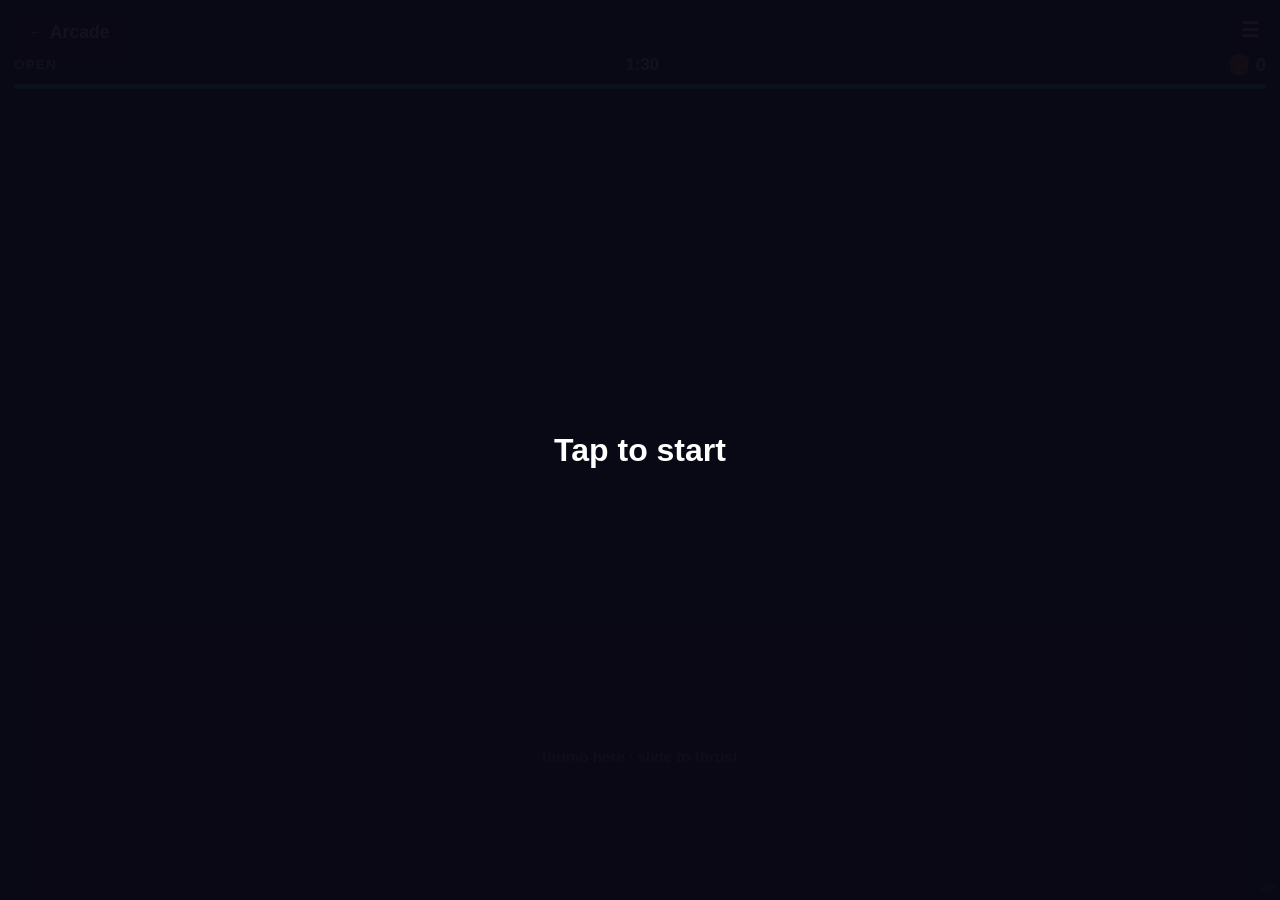
<file: games/unkle-lijahs-jetpack/index.html>
<!doctype html>
<html lang="en">
<head>
<meta charset="utf-8">
<meta name="viewport" content="width=device-width, initial-scale=1, maximum-scale=1, user-scalable=no, viewport-fit=cover">
<title>Unkle Lijah's Jetpack — Lettuce Arcade</title>
<meta name="theme-color" content="#083734">
<link rel="stylesheet" href="/shared/arcade.css">
<style>
  /* Design direction for the first cut: flat vector shapes on a warm diner
     sky. No image assets. Everything Lijah is drawn in code so the ragdoll
     can bend it. */
  :root {
    --sky-top: #f7c46a;
    --sky-bottom: #f18f5a;
    --diner: #2b1a2e;
    --bun: #e0a75b;
    --patty: #6b3a24;
    --cheese: #ffd23f;
    --ketchup: #e63b2e;
    --mustard: #f2c218;
    --pickle: #5aa839;
    --onion: #f0d9a8;
  }
  html, body { height: 100%; overflow: hidden; }
  body {
    display: flex;
    flex-direction: column;
    padding: calc(52px + var(--safe-top)) 0 var(--safe-bottom);
    -webkit-user-select: none; user-select: none;
    touch-action: none;
  }

  /* HUD: one row, under the shared buttons. */
  #hud {
    display: flex; align-items: center; justify-content: space-between;
    padding: 0 14px 6px;
    font-weight: 800; font-variant-numeric: tabular-nums;
  }
  #act { font-size: 0.85rem; letter-spacing: 0.08em; color: var(--fg-dim); text-transform: uppercase; }
  #act.rush { color: #ffe066; }
  #clock { font-size: 1.05rem; }
  #banked { font-size: 1.15rem; }
  #banked.pop { animation: pop 380ms ease-out; }
  @keyframes pop { 0% { transform: scale(1); } 40% { transform: scale(1.35); color: #ffe066; } 100% { transform: scale(1); } }
  #timebar { height: 5px; margin: 0 14px 4px; border-radius: 3px; background: rgba(0, 0, 0, 0.35); overflow: hidden; }
  #timebar i { display: block; height: 100%; width: 100%; background: var(--accent); border-radius: 3px; }
  #timebar.rush i { background: #ffe066; }

  /* The play space: the upper two thirds. Walls are its edges. */
  #stage { flex: 1; position: relative; min-height: 0; margin: 0 8px; }
  canvas#play { position: absolute; inset: 0; width: 100%; height: 100%; border-radius: 18px; display: block; }
  #toast {
    position: absolute; left: 0; right: 0; top: 38%;
    text-align: center; font-size: clamp(28px, 9vw, 44px); font-weight: 900;
    pointer-events: none; opacity: 0; text-shadow: 0 3px 14px rgba(0, 0, 0, 0.5);
  }
  #toast.show { animation: toast 1s ease-out forwards; }
  @keyframes toast {
    0% { opacity: 0; transform: translateY(20px) scale(0.6); }
    20% { opacity: 1; transform: translateY(0) scale(1.15); }
    40% { transform: scale(1); }
    100% { opacity: 0; transform: translateY(-40px); }
  }
  #toast.bank { color: #ffe066; }
  #toast.spill { color: #ff8a7a; }
  #toast.bell { color: #fff; }

  /* The thrust pad: the bottom third. Inset from both edges so a thumb
     never starts a drag inside iOS's back-swipe zone. */
  #pad {
    height: 30vh; min-height: 190px;
    margin: 8px 24px 8px;
    border-radius: 22px;
    background: rgba(0, 0, 0, 0.35);
    position: relative;
    touch-action: none;
  }
  #pad .hint { position: absolute; inset: 0; display: flex; align-items: center; justify-content: center; color: var(--fg-dim); font-weight: 700; font-size: 0.95rem; opacity: 0.7; pointer-events: none; }
  #pad.live .hint { opacity: 0; }
  #stick { position: absolute; width: 96px; height: 96px; border-radius: 50%; border: 3px solid rgba(255, 255, 255, 0.25); transform: translate(-50%, -50%); display: none; pointer-events: none; }
  #knob { position: absolute; width: 52px; height: 52px; border-radius: 50%; background: var(--accent); box-shadow: 0 4px 16px rgba(0, 0, 0, 0.4); transform: translate(-50%, -50%); display: none; pointer-events: none; }
  #pad.live #stick, #pad.live #knob { display: block; }

  /* Cards. */
  #card {
    position: fixed; inset: 0; background: rgba(8, 55, 52, 0.96);
    display: none; align-items: flex-start; justify-content: center;
    padding: calc(56px + var(--safe-top)) 18px calc(20px + var(--safe-bottom));
    z-index: 9998; overflow-y: auto;
  }
  #card.show { display: flex; }
  /* margin:auto centres a short box and never clips a tall one. */
  .box { width: 100%; max-width: 380px; margin: auto; display: flex; flex-direction: column; align-items: stretch; gap: 10px; text-align: center; }
  .box h2 { font-size: 1.5rem; line-height: 1.2; }
  .box p { color: var(--fg-dim); font-size: 0.98rem; }
  .box .big { font-size: 2.4rem; font-weight: 900; }
  .box .btn { min-height: 60px; font-size: 1.15rem; font-weight: 800; }
  .box .btn.quiet { background: var(--bg-elevated); }
  .box .btn.gold { background: #ffe066; color: #3a2d00; }
  .box .btn:disabled { opacity: 0.45; }
  .box .row { display: flex; gap: 8px; }
  .box .row .btn { flex: 1; padding-left: 8px; padding-right: 8px; }
  .box ul { text-align: left; color: var(--fg); padding-left: 1.2em; font-size: 0.98rem; }
  .box li { margin: 5px 0; }
  .box .panel { background: #052926; border: 1px solid rgba(255, 255, 255, 0.08); border-radius: 18px; padding: 14px 16px; display: flex; flex-direction: column; gap: 8px; }
  .box .panel-top { display: flex; justify-content: space-between; font-size: 0.9rem; color: var(--fg-dim); }
  .box .panel-top .game { color: var(--fg); font-weight: 700; }
  .box .hint { font-size: 0.8rem; color: var(--fg-dim); min-height: 1.1em; }
  .box .foot { font-size: 0.72rem; color: var(--fg-dim); opacity: 0.75; }

  /* Loadout: Lijah on top, the pack below. Portrait, so stacked. */
  canvas#idle { width: 100%; height: 220px; border-radius: 18px; background: linear-gradient(var(--sky-top), var(--sky-bottom)); display: block; touch-action: none; }
  .shop { display: flex; flex-direction: column; gap: 6px; text-align: left; }
  .shop h3 { font-size: 0.85rem; letter-spacing: 0.08em; text-transform: uppercase; color: #ffe066; margin-top: 6px; }
  .shop .item { display: flex; align-items: center; gap: 10px; min-height: 52px; padding: 6px 10px; border-radius: 12px; background: rgba(0, 0, 0, 0.25); }
  .shop .item .sw { width: 26px; height: 26px; border-radius: 8px; flex: none; border: 2px solid rgba(255, 255, 255, 0.25); }
  .shop .item .t { flex: 1; font-size: 0.95rem; font-weight: 700; }
  .shop .item .t small { display: block; color: var(--fg-dim); font-weight: 600; font-size: 0.8rem; }
  .shop .item .btn { min-height: 44px; min-width: 92px; font-size: 0.9rem; padding: 6px 10px; }
  .shop .item.on { outline: 2px solid var(--accent); }
  .pile { display: flex; justify-content: space-between; align-items: center; color: var(--fg-dim); font-weight: 700; }
  .pile b { color: #ffe066; font-size: 1.3rem; }
  canvas#pilecv { width: 100%; height: 56px; display: block; }

  @media (prefers-reduced-motion: reduce) {
    #banked.pop, #toast.show { animation: none; opacity: 1; }
  }
</style>
</head>
<body>
<div id="hud">
  <span id="act">Open</span>
  <span id="clock">1:30</span>
  <span id="banked">🍔 0</span>
</div>
<div id="timebar"><i></i></div>
<div id="stage">
  <canvas id="play"></canvas>
  <div id="toast"></div>
</div>
<div id="pad">
  <div class="hint">thumb here · slide to thrust</div>
  <div id="stick"></div><div id="knob"></div>
</div>
<div id="card" role="dialog" aria-modal="true"><div class="box" id="box"></div></div>

<script src="/shared/arcade.js"></script>
<script>
  Arcade.backButton();
  Arcade.trapBack(); // dragging a thumb near the edge must never leave the game

  // ---- constants --------------------------------------------------------
  var RUN_SECONDS = 90;
  var ACTS = [
    { name: "Open", from: 0 },
    { name: "Lunch", from: 30 },
    { name: "Dinner Rush", from: 75 }
  ];
  var CATCH_AT_STACK_TOP = true;   // open call A
  var BUZZER_FREE_BUN = true;      // open call B
  var GRAVITY = 900;               // px/s²
  var ROD = 74;                    // pack → head
  var LAYER_H = 13;                // stack layer spacing
  var HEAD_R = 17;

  // Ingredient order. `next` says what may land on a stack whose top is `k`.
  var ING = ["bun_b", "patty", "cheese", "bun_t"];
  function nextLegal(top) {
    if (!top) return ["bun_b"];
    if (top === "bun_b" || top === "cheese") return top === "cheese" ? ["patty", "bun_t"] : ["patty"];
    if (top === "patty") return ["cheese"];
    return [];
  }
  var CONDIMENTS = ["ketchup", "mustard", "pickle", "onion"];

  // Parts: every one is a trade. Numbers are multipliers on stock.
  var PARTS = {
    stock:  { name: "Stock pack",      blurb: "The one he came with.",               cost: 0,  thrust: 1,    catchR: 1,    stiff: 1,    swing: 1 },
    brim:   { name: "Wide Brim",       blurb: "Bigger hat, easier catch. Higher pivot, more wobble.", cost: 12, thrust: 1, catchR: 1.4, stiff: 0.8, swing: 1.25 },
    fins:   { name: "Stabilizer Fins", blurb: "Settles fast, swings less. Slower.", cost: 18, thrust: 0.78, catchR: 1, stiff: 1.6, swing: 0.7 },
    burner: { name: "Afterburner",     blurb: "Much more thrust. Much wilder swing.", cost: 25, thrust: 1.45, catchR: 1, stiff: 0.85, swing: 1.5 }
  };
  var PAINTS = [
    { id: "teal", name: "Diner teal", cost: 0, color: "#18aca4" },
    { id: "red", name: "Ketchup red", cost: 6, color: "#e63b2e" },
    { id: "mustard", name: "Mustard", cost: 6, color: "#f2c218" },
    { id: "night", name: "Midnight", cost: 10, color: "#2b2d42" },
    { id: "gold", name: "Gold", cost: 40, color: "#f5c542" }
  ];
  var EXHAUSTS = [
    { id: "flame", name: "Flame", cost: 0, color: "#ff9f1c" },
    { id: "blue", name: "Blue jet", cost: 8, color: "#4cc9f0" },
    { id: "pink", name: "Bubblegum", cost: 8, color: "#ff7ab6" },
    { id: "green", name: "Pickle juice", cost: 12, color: "#8be04e" }
  ];
  var HATS = [
    { id: "cap", name: "Paper cap", cost: 0 },
    { id: "none", name: "Bald and proud", cost: 3 },
    { id: "chef", name: "Chef's toque", cost: 15 },
    { id: "crown", name: "Crown", cost: 60 }
  ];

  var HELP = [
    "# The idea",
    "Unkle Lijah wears a jetpack. You fly the pack. He hangs under it and swings.",
    "Burger parts fall. Catch them on his head in order: bottom bun, patty, cheese, top bun.",
    "# Banking",
    "The top bun banks the stack: one 🍔 per cheese layer.",
    "After a cheese you can skip the top bun and stack another patty + cheese. Taller pays more and wobbles more.",
    "# Condiments",
    "Ketchup, mustard, pickles, onion rings. Touch one and the stack spills. Nothing else happens. Keep flying.",
    "# The run",
    RUN_SECONDS + " seconds. Open, Lunch, then the Dinner Rush. At the buzzer a free top bun banks a legal stack.",
    "# Daily",
    "Same run for the whole family, stock jetpack, once a day. Free Play uses whatever you've equipped."
  ];

  // Test hooks. All no-ops unless the URL asks.
  var Q = new URLSearchParams(location.search);
  var TURBO = Q.has("turbo");
  var SPEED = TURBO ? 8 : Math.max(0.25, Math.min(16, Number(Q.get("speed")) || 1));
  var BOT = TURBO || Q.has("bot");
  var FORCED_SEED = Q.get("seed");
  var REDUCED = Arcade.reducedMotion ? Arcade.reducedMotion() : false;

  // ---- schedule (pure) --------------------------------------------------
  // @schedule-begin
  // makeSchedule(rng, opts) → sorted [{ t, kind, x, vx, col }]. `rng` is a
  // () → [0,1) function. `x` is 0..1 of the play width. `col` marks the
  // items of a clean column. This block is lifted verbatim by the sim in
  // gdd/sim/unkle-lijahs-jetpack/, so it must stay self-contained.
  function makeSchedule(rng, opts) {
    opts = opts || {};
    var RUN = 90;
    var acts = [
      { from: 0,  to: 30, gap: 1.35, cond: opts.firstRun ? 0 : 0.12 },
      { from: 30, to: 75, gap: 0.85, cond: 0.36 },
      { from: 75, to: 90, gap: 0.42, cond: 0.4 }
    ];
    // Equal weights: a rarer top bun sounded like tension and played like
    // waiting. Greed is taxed by the wobble and the sauce, not by scarcity.
    var ingW = [["bun_b", 25], ["patty", 25], ["cheese", 25], ["bun_t", 25]];
    var conds = ["ketchup", "mustard", "pickle", "onion"];
    function pick(w) {
      var total = 0, i;
      for (i = 0; i < w.length; i++) total += w[i][1];
      var r = rng() * total;
      for (i = 0; i < w.length; i++) { r -= w[i][1]; if (r < 0) return w[i][0]; }
      return w[w.length - 1][0];
    }
    var out = [];
    var t = 1.2;
    acts.forEach(function (a) {
      if (t < a.from) t = a.from;
      while (t < a.to) {
        var isCond = rng() < a.cond;
        var kind = isCond ? conds[Math.floor(rng() * conds.length)] : pick(ingW);
        var x = 0.08 + rng() * 0.84;
        out.push({ t: +t.toFixed(3), kind: kind, x: +x.toFixed(3), vx: isCond && kind === "pickle" ? (rng() < 0.5 ? -1 : 1) : 0, col: false });
        var r = rng();
        var gap = a.gap * (0.45 + 1.1 * rng());
        if (r < 0.14) gap = 0.16 + rng() * 0.16;          // a cluster
        else if (r < 0.24) gap = a.gap * 2.4;             // a lull
        t += gap;
      }
    });
    // The rare clean column: bun, patty, cheese, top bun in one line.
    var wantColumn = opts.firstRun || rng() < 0.09;
    if (wantColumn) {
      var ct = opts.firstRun ? 6 : 8 + rng() * 60;
      var cx = 0.25 + rng() * 0.5;
      // Clear a window around it so nothing lands in the column's lane.
      out = out.filter(function (e) { return e.t < ct - 0.6 || e.t > ct + 2.6 || Math.abs(e.x - cx) > 0.22; });
      ["bun_b", "patty", "cheese", "bun_t"].forEach(function (k, i) {
        out.push({ t: +(ct + i * 0.58).toFixed(3), kind: k, x: +cx.toFixed(3), vx: 0, col: true });
      });
    }
    out.sort(function (a, b) { return a.t - b.t; });
    return out;
  }
  // @schedule-end

  // ---- elements ---------------------------------------------------------
  function $(id) { return document.getElementById(id); }
  var cv = $("play"), ctx = cv.getContext("2d");
  var padEl = $("pad"), stickEl = $("stick"), knobEl = $("knob");
  var actEl = $("act"), clockEl = $("clock"), bankedEl = $("banked"), timebar = $("timebar"), timefill = timebar.firstElementChild;
  var toastEl = $("toast"), cardEl = $("card"), boxEl = $("box");
  var W = 360, H = 520, DPR = 1;

  function resize() {
    var r = cv.getBoundingClientRect();
    DPR = Math.min(2, window.devicePixelRatio || 1);
    W = Math.max(200, r.width); H = Math.max(200, r.height);
    cv.width = Math.round(W * DPR); cv.height = Math.round(H * DPR);
    ctx.setTransform(DPR, 0, 0, DPR, 0, 0);
  }
  window.addEventListener("resize", resize);

  // ---- save -------------------------------------------------------------
  function num(v) { var n = Number(v); return isFinite(n) ? n : 0; }
  var burgers = num(Arcade.load("burgers", 0));
  var bestDaily = num(Arcade.load("bestDaily", 0));
  var bestFree = num(Arcade.load("bestFree", 0));
  var runs = num(Arcade.load("runs", 0));
  var spills = num(Arcade.load("spills", 0));
  var firstRun = Arcade.load("firstRun", true) !== false;
  var equipped = Arcade.load("equipped", "stock"); if (!PARTS[equipped]) equipped = "stock";
  var owned = Arcade.load("owned", ["stock", "teal", "flame", "cap"]); if (!Array.isArray(owned)) owned = ["stock", "teal", "flame", "cap"];
  var paint = Arcade.load("paint", "teal"), exhaust = Arcade.load("exhaust", "flame"), hat = Arcade.load("hat", "cap");
  function saveAll() {
    Arcade.save("burgers", burgers); Arcade.save("bestDaily", bestDaily); Arcade.save("bestFree", bestFree);
    Arcade.save("runs", runs); Arcade.save("spills", spills); Arcade.save("firstRun", firstRun);
    Arcade.save("equipped", equipped); Arcade.save("owned", owned);
    Arcade.save("paint", paint); Arcade.save("exhaust", exhaust); Arcade.save("hat", hat);
    Arcade.brag(bestDaily > 0 ? "Best Daily " + bestDaily + " 🍔" : burgers > 0 ? burgers + " 🍔 banked" : "");
    if (runs > 0) Arcade.stats([
      "# Runs", ["Best Daily", bestDaily], ["Best Free Play", bestFree], ["Runs", runs], ["Spills", spills],
      "# Pack", ["Burgers banked", burgers], ["Equipped", PARTS[equipped].name]
    ]); else Arcade.stats(null);
  }
  function has(id) { return owned.indexOf(id) >= 0; }
  function findC(list, id) { for (var i = 0; i < list.length; i++) if (list[i].id === id) return list[i]; return list[0]; }

  // ---- physics ----------------------------------------------------------
  // Two Verlet points (pack, head) joined by a rod, then a chain of layer
  // points above the head. The pack is driven; everything else hangs.
  var pack, head, layers, debris, items, run, thrust, params;
  var phase = "card"; // card | play | buzzer
  var last = 0, acc = 0;
  var DT = 1 / 120;

  function mkPoint(x, y) { return { x: x, y: y, px: x, py: y }; }
  function partParams(id) {
    var p = PARTS[id] || PARTS.stock;
    return { thrust: 1900 * p.thrust, catchR: 24 * p.catchR, stiff: 0.32 * p.stiff, swingDamp: 0.985 + (1 - p.swing) * 0.01, pivot: p.catchR > 1 ? 6 : 0 };
  }

  function resetLijah() {
    pack = { x: W / 2, y: H * 0.42, vx: 0, vy: 0 };
    head = mkPoint(W / 2, H * 0.42 + ROD);
    layers = [];
    debris = [];
    items = [];
  }

  function stepPhysics(dt) {
    var tx = thrust.x * params.thrust, ty = thrust.y * params.thrust;
    if (BOT && phase === "play") { var b = botThrust(); tx = b.x * params.thrust; ty = b.y * params.thrust; }
    // pack: gravity vs thrust, drag, walls, never lands
    pack.vx += tx * dt; pack.vy += (GRAVITY + ty) * dt;
    pack.vx *= Math.pow(0.35, dt); pack.vy *= Math.pow(0.35, dt);
    pack.x += pack.vx * dt; pack.y += pack.vy * dt;
    if (pack.x < 26) { pack.x = 26; pack.vx = Math.abs(pack.vx) * 0.3; }
    if (pack.x > W - 26) { pack.x = W - 26; pack.vx = -Math.abs(pack.vx) * 0.3; }
    if (pack.y < 30) { pack.y = 30; pack.vy = Math.max(0, pack.vy); }
    var floorY = H - 40 - ROD;
    if (pack.y > floorY) { pack.y = floorY; pack.vy = Math.min(0, pack.vy) * 0.2; }

    // head: verlet with gravity, then rod constraint to the pack
    verlet(head, dt, params.swingDamp);
    constrain(head, pack.x, pack.y - params.pivot, ROD);
    // Lijah is a body, not a point: keep him below the pack a little.
    if (head.y < pack.y + ROD * 0.35) head.y = pack.y + ROD * 0.35;

    // stack: each layer hangs upward off the one below via a stiff spring
    // to the upright position, plus a distance constraint. Taller = floppier.
    var prevX = head.x, prevY = head.y - HEAD_R;
    for (var i = 0; i < layers.length; i++) {
      var L = layers[i];
      verlet(L, dt, 0.96);
      var upX = prevX, upY = prevY - LAYER_H;
      var k = params.stiff / (1 + i * 0.35);
      L.x += (upX - L.x) * k; L.y += (upY - L.y) * k;
      constrain(L, prevX, prevY, LAYER_H);
      prevX = L.x; prevY = L.y;
    }
    // debris
    for (var d = debris.length - 1; d >= 0; d--) {
      var D = debris[d];
      D.vy += GRAVITY * dt; D.x += D.vx * dt; D.y += D.vy * dt; D.rot += D.vr * dt;
      if (D.y > H + 40) debris.splice(d, 1);
    }
  }
  function verlet(p, dt, damp) {
    var vx = (p.x - p.px) * damp, vy = (p.y - p.py) * damp;
    p.px = p.x; p.py = p.y;
    p.x += vx; p.y += vy + GRAVITY * dt * dt;
  }
  function constrain(p, ax, ay, len) {
    var dx = p.x - ax, dy = p.y - ay, d = Math.sqrt(dx * dx + dy * dy) || 0.0001;
    var f = (d - len) / d;
    p.x -= dx * f; p.y -= dy * f;
  }
  function topOfStack() {
    if (layers.length) { var L = layers[layers.length - 1]; return { x: L.x, y: L.y - LAYER_H / 2 }; }
    return { x: head.x, y: head.y - HEAD_R };
  }
  function catchPoint() { return CATCH_AT_STACK_TOP ? topOfStack() : { x: head.x, y: head.y - HEAD_R }; }

  // ---- items ------------------------------------------------------------
  var SPEEDS = { bun_b: 230, patty: 240, cheese: 235, bun_t: 225, ketchup: 520, mustard: 140, pickle: 250, onion: 135 };
  function spawn(e) {
    var it = { kind: e.kind, x: e.x * W, y: -24, vx: 0, vy: SPEEDS[e.kind], r: 15, age: 0, col: e.col, wob: Math.random() * 6.28 };
    if (e.kind === "pickle") it.vx = 220 * (e.vx || 1);
    if (e.kind === "mustard") it.r = 14;
    if (e.kind === "onion") it.r = 17;
    items.push(it);
  }
  function stepItems(dt) {
    var cp = catchPoint();
    var legal = nextLegal(layers.length ? layers[layers.length - 1].kind : null);
    for (var i = items.length - 1; i >= 0; i--) {
      var it = items[i];
      it.age += dt;
      if (it.kind === "mustard") it.vx = Math.sin(it.age * 2.1 + it.wob) * 70;
      if (it.kind === "onion" && it.age > 1.1 && it.age < 2.2) {
        var tgt = topOfStack();
        it.vx += Math.max(-350, Math.min(350, (tgt.x - it.x) * 3)) * dt;
        it.vy += Math.max(-200, Math.min(200, (tgt.y - it.y) * 1.5)) * dt;
      }
      it.x += it.vx * dt; it.y += it.vy * dt;
      if (it.kind === "pickle") {
        if (it.x < it.r) { it.x = it.r; it.vx = Math.abs(it.vx); }
        if (it.x > W - it.r) { it.x = W - it.r; it.vx = -Math.abs(it.vx); }
      } else if (it.x < it.r) it.x = it.r; else if (it.x > W - it.r) it.x = W - it.r;
      if (it.y > H + 30) { items.splice(i, 1); continue; }
      var isCond = CONDIMENTS.indexOf(it.kind) >= 0;
      if (run.flail > 0) continue;
      if (isCond) {
        if (touchesLijah(it)) { spill(it); items.splice(i, 1); }
        continue;
      }
      // ingredient: catch at the catch point if legal, bounce otherwise
      var dx = it.x - cp.x, dy = it.y - cp.y;
      if (it.vy > 0 && dy > -12 && dy < 18 && Math.abs(dx) < params.catchR + it.r * 0.5) {
        if (legal.indexOf(it.kind) >= 0) { catchItem(it); items.splice(i, 1); }
        else if (!it.bounced) { it.bounced = true; it.vy = -140; it.vx = dx > 0 ? 160 : -160; }
      }
    }
  }
  function touchesLijah(it) {
    var pts = [{ x: head.x, y: head.y, r: HEAD_R }];
    layers.forEach(function (L) { pts.push({ x: L.x, y: L.y, r: 13 }); });
    for (var i = 0; i < pts.length; i++) {
      var dx = it.x - pts[i].x, dy = it.y - pts[i].y, rr = it.r + pts[i].r - 4;
      if (dx * dx + dy * dy < rr * rr) return true;
    }
    return false;
  }
  function catchItem(it) {
    var top = topOfStack();
    var L = mkPoint(top.x, top.y - LAYER_H / 2);
    L.kind = it.kind;
    layers.push(L);
    run.caught += 1;
    if (it.kind === "bun_t") bank();
  }
  function stackValue() { var n = 0; layers.forEach(function (L) { if (L.kind === "cheese") n += 1; }); return n; }
  function stackLegal() { return layers.length >= 3 && layers[layers.length - 1].kind === "cheese"; }
  function bank() {
    var v = stackValue();
    run.score += v;
    burgers += v;
    layers = [];
    toast("+" + v + " 🍔" + (v >= 3 ? " TRIPLE" : v === 2 ? " DOUBLE" : ""), "bank");
    bankedEl.textContent = "🍔 " + run.score;
    bankedEl.classList.remove("pop"); void bankedEl.offsetWidth; bankedEl.classList.add("pop");
    if (v >= 2) Arcade.confetti(["#ffe066", "#e0a75b", "#ffd23f", "#fff"]);
    saveAll();
  }
  function spill(cond) {
    run.spills += 1; spills += 1;
    layers.forEach(function (L, i) {
      debris.push({ kind: L.kind, x: L.x, y: L.y, vx: (Math.random() - 0.5) * 420 + (L.x - cond.x) * 6, vy: -220 - i * 60, rot: 0, vr: (Math.random() - 0.5) * 12 });
    });
    debris.push({ kind: cond.kind, x: cond.x, y: cond.y, vx: (Math.random() - 0.5) * 200, vy: -160, rot: 0, vr: 8 });
    layers = [];
    run.flail = 0.5;
    head.px = head.x + (Math.random() - 0.5) * 30; // a jolt
    toast("SPILL", "spill");
    if (!REDUCED) { $("stage").style.transform = "translateX(6px)"; setTimeout(function () { $("stage").style.transform = ""; }, 90); }
  }
  function toast(text, cls) {
    toastEl.textContent = text; toastEl.className = cls;
    void toastEl.offsetWidth; toastEl.classList.add("show");
  }

  // ---- the run ----------------------------------------------------------
  function startRun(mode) {
    var seed = mode === "daily" ? "daily:" + Arcade.dailySeed() : FORCED_SEED ? "free:" + FORCED_SEED : "free:" + Date.now().toString(36) + Math.random().toString(36).slice(2, 8);
    var rng = Arcade.seededRandom(seed);
    params = partParams(mode === "daily" ? "stock" : equipped);
    run = {
      mode: mode, seed: seed, t: 0, score: 0, caught: 0, spills: 0, flail: 0, bell: false, act: 0,
      schedule: makeSchedule(rng, { firstRun: firstRun }), next: 0, slow: 1
    };
    items = [];
    resize();
    resetLijah();
    thrust = { x: 0, y: 0 };
    runs += 1;
    phase = "play";
    closeCard();
    updateHud();
    last = performance.now(); acc = 0;
    requestAnimationFrame(frame);
  }

  function frame(now) {
    if (phase === "card") return;
    var elapsed = Math.min(0.1, (now - last) / 1000) * SPEED * run.slow;
    last = now;
    acc += elapsed;
    while (acc >= DT) {
      acc -= DT;
      tick(DT);
    }
    draw();
    requestAnimationFrame(frame);
  }

  function tick(dt) {
    if (phase === "play") {
      run.t += dt;
      if (run.flail > 0) run.flail -= dt;
      while (run.next < run.schedule.length && run.schedule[run.next].t <= run.t) spawn(run.schedule[run.next++]);
      var act = run.t >= ACTS[2].from ? 2 : run.t >= ACTS[1].from ? 1 : 0;
      if (act !== run.act) { run.act = act; if (act === 2) { toast("🔔 DINNER RUSH", "bell"); } updateHud(); }
      if (run.t >= RUN_SECONDS) beginBuzzer();
    } else if (phase === "buzzer") {
      run.bz -= dt;
      if (run.bz <= 0) finishRun();
    }
    stepPhysics(dt);
    stepItems(dt);
    if (phase === "play" && Math.floor(run.t) !== run.lastSec) { run.lastSec = Math.floor(run.t); updateHud(); }
  }

  function beginBuzzer() {
    phase = "buzzer";
    run.slow = REDUCED ? 1 : 0.3;
    run.bz = REDUCED ? 0.6 : 0.7; // in slowed time ≈ 2.3s real
    items = items.filter(function (it) { return CONDIMENTS.indexOf(it.kind) < 0; }); // nothing can spill you now
    toast("BUZZER", "bell");
    if (BUZZER_FREE_BUN && stackLegal()) {
      var top = topOfStack();
      items.push({ kind: "bun_t", x: top.x, y: top.y - 90, vx: 0, vy: 260, r: 15, age: 0, col: true, free: true });
    }
    updateHud();
  }

  function finishRun() {
    phase = "card";
    run.slow = 1;
    if (run.mode === "daily") { Arcade.save("daily:" + Arcade.dailySeed(), run.score); if (run.score > bestDaily) bestDaily = run.score; }
    else if (run.score > bestFree) bestFree = run.score;
    firstRun = false;
    saveAll();
    showEndCard();
  }

  function updateHud() {
    if (!run) return;
    var left = Math.max(0, RUN_SECONDS - run.t);
    clockEl.textContent = Math.floor(left / 60) + ":" + String(Math.floor(left % 60)).padStart(2, "0");
    timefill.style.width = (100 * left / RUN_SECONDS) + "%";
    actEl.textContent = phase === "buzzer" ? "Buzzer" : ACTS[run.act].name;
    actEl.classList.toggle("rush", run.act === 2);
    timebar.classList.toggle("rush", run.act === 2);
    bankedEl.textContent = "🍔 " + run.score;
  }

  // ---- bot (test hook) --------------------------------------------------
  function botThrust() {
    var cp = catchPoint();
    var legal = nextLegal(layers.length ? layers[layers.length - 1].kind : null);
    // Banker's greed: take the top bun whenever it's legal.
    var target = null, bestScore = -1e9;
    var dodge = null, dodgeT = 1e9;
    items.forEach(function (it) {
      if (CONDIMENTS.indexOf(it.kind) >= 0) {
        if (it.y > head.y) return;
        var tt = (head.y - it.y) / Math.max(60, it.vy);
        var px = it.x + it.vx * tt;
        if (tt < 1.3 && Math.abs(px - head.x) < 60 && tt < dodgeT) { dodgeT = tt; dodge = px; }
        return;
      }
      if (legal.indexOf(it.kind) < 0 || it.y > cp.y - 4) return;
      var t = (cp.y - it.y) / it.vy;
      var reach = Math.abs(it.x + it.vx * t - pack.x) / Math.max(0.2, t); // px/s needed
      if (reach > 320) return;
      var sc = (it.kind === "bun_t" ? 1000 : 0) - t * 100 - reach * 0.5;
      if (sc > bestScore) { bestScore = sc; target = it; target._t = t; }
    });
    var hoverY = H * 0.46;
    var y = Math.max(-1, Math.min(1, (hoverY - pack.y) / 90 - pack.vy / 400)) - 0.48;
    var wantX = target ? target.x + target.vx * target._t : W / 2;
    if (dodge !== null) wantX = dodge > head.x ? Math.max(40, dodge - 110) : Math.min(W - 40, dodge + 110);
    var lead = wantX + (wantX - cp.x) * 0.35;
    var x = Math.max(-1, Math.min(1, (lead - pack.x) / 70 - pack.vx / 260));
    return { x: x, y: y };
  }

  // ---- drawing ----------------------------------------------------------
  function draw() {
    ctx.clearRect(0, 0, W, H);
    // sky
    var g = ctx.createLinearGradient(0, 0, 0, H);
    g.addColorStop(0, "#f7c46a"); g.addColorStop(1, "#f18f5a");
    ctx.fillStyle = g; ctx.fillRect(0, 0, W, H);
    // walls + floor
    ctx.fillStyle = "#2b1a2e";
    ctx.fillRect(0, 0, 8, H); ctx.fillRect(W - 8, 0, 8, H);
    ctx.fillRect(0, H - 18, W, 18);
    ctx.fillStyle = "#3d2742";
    for (var tx = 8; tx < W - 8; tx += 24) ctx.fillRect(tx, H - 18, 12, 18);

    debris.forEach(function (D) { drawItem(D.kind, D.x, D.y, D.rot, 1); });
    items.forEach(function (it) { drawItem(it.kind, it.x, it.y, it.kind === "pickle" ? it.age * 4 : 0, 1); });
    drawLijah(ctx, pack, head, layers, thrust, params, false);

    if (phase === "buzzer") { ctx.fillStyle = "rgba(43,26,46,0.25)"; ctx.fillRect(0, 0, W, H); }
  }

  function drawItem(kind, x, y, rot, s) {
    ctx.save(); ctx.translate(x, y); ctx.rotate(rot || 0); ctx.scale(s, s);
    ctx.lineWidth = 2; ctx.strokeStyle = "rgba(43,26,46,0.55)";
    if (kind === "bun_b") {
      ctx.fillStyle = "#e0a75b"; rr(-16, -6, 32, 12, 4); ctx.fill(); ctx.stroke();
    } else if (kind === "bun_t") {
      ctx.fillStyle = "#e0a75b"; ctx.beginPath(); ctx.arc(0, 4, 17, Math.PI, 0); ctx.closePath(); ctx.fill(); ctx.stroke();
      ctx.fillStyle = "#fff3d6"; [-8, -2, 5].forEach(function (sx) { ctx.beginPath(); ctx.ellipse(sx, -5, 2.2, 1.2, 0.4, 0, 6.29); ctx.fill(); });
    } else if (kind === "patty") {
      ctx.fillStyle = "#6b3a24"; rr(-17, -6, 34, 12, 6); ctx.fill(); ctx.stroke();
    } else if (kind === "cheese") {
      ctx.fillStyle = "#ffd23f"; ctx.beginPath(); ctx.moveTo(-18, -5); ctx.lineTo(18, -5); ctx.lineTo(14, 6); ctx.lineTo(4, 2); ctx.lineTo(-6, 7); ctx.lineTo(-18, 3); ctx.closePath(); ctx.fill(); ctx.stroke();
    } else if (kind === "ketchup") {
      ctx.fillStyle = "#e63b2e"; ctx.beginPath(); ctx.moveTo(0, -18); ctx.quadraticCurveTo(14, 4, 0, 14); ctx.quadraticCurveTo(-14, 4, 0, -18); ctx.fill(); ctx.stroke();
    } else if (kind === "mustard") {
      ctx.fillStyle = "#f2c218"; ctx.beginPath(); ctx.moveTo(-14, 4); ctx.bezierCurveTo(-10, -14, 2, -10, 4, -2); ctx.bezierCurveTo(8, -12, 16, -2, 12, 6); ctx.bezierCurveTo(6, 12, -8, 12, -14, 4); ctx.fill(); ctx.stroke();
    } else if (kind === "pickle") {
      ctx.fillStyle = "#5aa839"; ctx.beginPath(); ctx.ellipse(0, 0, 17, 9, 0, 0, 6.29); ctx.fill(); ctx.stroke();
      ctx.fillStyle = "#3e7f27"; [-9, -2, 6].forEach(function (sx) { ctx.beginPath(); ctx.arc(sx, (sx % 2) * 2, 2, 0, 6.29); ctx.fill(); });
    } else if (kind === "onion") {
      ctx.fillStyle = "#f0d9a8"; ctx.beginPath(); ctx.arc(0, 0, 17, 0, 6.29); ctx.arc(0, 0, 9, 0, 6.29, true); ctx.fill("evenodd"); ctx.stroke();
      ctx.beginPath(); ctx.arc(0, 0, 9, 0, 6.29); ctx.stroke();
    }
    ctx.restore();
  }
  function rr(x, y, w, h, r) { ctx.beginPath(); ctx.moveTo(x + r, y); ctx.arcTo(x + w, y, x + w, y + h, r); ctx.arcTo(x + w, y + h, x, y + h, r); ctx.arcTo(x, y + h, x, y, r); ctx.arcTo(x, y, x + w, y, r); ctx.closePath(); }

  // Lijah, drawn from pack and head positions so the same code serves the
  // run and the loadout idle. Pack on his back, body hanging to the head,
  // arms trailing, stack on top.
  function drawLijah(c, pk, hd, stack, th, prm, big) {
    var s = big ? 1.5 : 1;
    var angle = Math.atan2(hd.x - pk.x, -(hd.y - pk.y)); // lean
    var paintC = findC(PAINTS, paint).color, exC = findC(EXHAUSTS, exhaust).color;
    var power = Math.min(1, Math.hypot(th.x, th.y));
    c.save(); c.translate(pk.x, pk.y); c.rotate(angle * 0.22); c.scale(s, s);
    // exhaust
    if (power > 0.05) {
      c.fillStyle = exC; c.globalAlpha = 0.85;
      var fl = 18 + power * 26 + Math.random() * 6;
      c.beginPath(); c.moveTo(-10, 14); c.lineTo(0, 14 + fl); c.lineTo(10, 14); c.closePath(); c.fill();
      c.globalAlpha = 1;
    }
    // pack
    c.fillStyle = paintC; c.strokeStyle = "rgba(43,26,46,0.6)"; c.lineWidth = 2;
    rrc(c, -16, -18, 32, 34, 8); c.fill(); c.stroke();
    c.fillStyle = "rgba(255,255,255,0.35)"; rrc(c, -11, -13, 8, 22, 4); c.fill();
    if (prm && prm.stiff > 0.4) { c.fillStyle = paintC; c.beginPath(); c.moveTo(-16, 4); c.lineTo(-30, 16); c.lineTo(-16, 14); c.fill(); c.beginPath(); c.moveTo(16, 4); c.lineTo(30, 16); c.lineTo(16, 14); c.fill(); }
    // straps
    c.strokeStyle = "#5a3d2b"; c.lineWidth = 4; c.beginPath(); c.moveTo(-12, -14); c.lineTo(-18, 20); c.moveTo(12, -14); c.lineTo(18, 20); c.stroke();
    c.restore();

    // body: shirt from pack to head, arms flung by lean
    c.save(); c.scale(1, 1);
    c.strokeStyle = "#2b6f8f"; c.lineWidth = 14 * s; c.lineCap = "round";
    c.beginPath(); c.moveTo(pk.x, pk.y + 6 * s); c.lineTo(hd.x, hd.y - 4 * s); c.stroke();
    c.strokeStyle = "#f0b48a"; c.lineWidth = 6 * s;
    var ax = (hd.x - pk.x) * 0.6, ay = (hd.y - pk.y) * 0.6;
    c.beginPath(); c.moveTo(pk.x + ax, pk.y + ay); c.lineTo(pk.x + ax - 22 * s - angle * 30, pk.y + ay + 10 * s); c.stroke();
    c.beginPath(); c.moveTo(pk.x + ax, pk.y + ay); c.lineTo(pk.x + ax + 22 * s - angle * 30, pk.y + ay + 10 * s); c.stroke();
    // legs dangling from the pack (he hangs, remember)
    c.strokeStyle = "#3b3b58"; c.lineWidth = 7 * s;
    c.beginPath(); c.moveTo(pk.x - 6 * s, pk.y + 12 * s); c.lineTo(pk.x - 10 * s + angle * 14, pk.y + 44 * s); c.stroke();
    c.beginPath(); c.moveTo(pk.x + 6 * s, pk.y + 12 * s); c.lineTo(pk.x + 10 * s + angle * 14, pk.y + 44 * s); c.stroke();
    // head
    c.fillStyle = "#f0b48a"; c.strokeStyle = "rgba(43,26,46,0.6)"; c.lineWidth = 2;
    c.beginPath(); c.arc(hd.x, hd.y, HEAD_R * s, 0, 6.29); c.fill(); c.stroke();
    c.fillStyle = "#2b1a2e";
    c.beginPath(); c.arc(hd.x - 6 * s, hd.y - 2 * s, 2.2 * s, 0, 6.29); c.arc(hd.x + 6 * s, hd.y - 2 * s, 2.2 * s, 0, 6.29); c.fill();
    c.strokeStyle = "#2b1a2e"; c.lineWidth = 2 * s;
    c.beginPath(); c.arc(hd.x, hd.y + 4 * s, 6 * s, 0.2, Math.PI - 0.2); c.stroke(); // grin
    c.fillStyle = "#cfcfcf"; c.beginPath(); c.arc(hd.x, hd.y + 11 * s, 9 * s, 0, Math.PI); c.fill(); // beard
    // hat
    var hy = hd.y - HEAD_R * s;
    if (hat === "cap") { c.fillStyle = "#fff"; c.strokeStyle = "rgba(43,26,46,0.5)"; rrc(c, hd.x - 14 * s, hy - 10 * s, 28 * s, 11 * s, 3); c.fill(); c.stroke(); }
    else if (hat === "chef") { c.fillStyle = "#fff"; c.strokeStyle = "rgba(43,26,46,0.5)"; rrc(c, hd.x - 12 * s, hy - 8 * s, 24 * s, 9 * s, 2); c.fill(); c.stroke(); c.beginPath(); c.arc(hd.x - 7 * s, hy - 14 * s, 8 * s, 0, 6.29); c.arc(hd.x + 7 * s, hy - 14 * s, 8 * s, 0, 6.29); c.arc(hd.x, hy - 18 * s, 8 * s, 0, 6.29); c.fill(); }
    else if (hat === "crown") { c.fillStyle = "#f5c542"; c.strokeStyle = "rgba(43,26,46,0.6)"; c.beginPath(); c.moveTo(hd.x - 14 * s, hy); c.lineTo(hd.x - 14 * s, hy - 14 * s); c.lineTo(hd.x - 7 * s, hy - 6 * s); c.lineTo(hd.x, hy - 16 * s); c.lineTo(hd.x + 7 * s, hy - 6 * s); c.lineTo(hd.x + 14 * s, hy - 14 * s); c.lineTo(hd.x + 14 * s, hy); c.closePath(); c.fill(); c.stroke(); }
    // catch surface (brim) hint
    if (prm && prm.catchR > 26 && !big) { c.strokeStyle = "rgba(255,255,255,0.5)"; c.lineWidth = 3; c.beginPath(); c.moveTo(hd.x - prm.catchR, hy - 2); c.lineTo(hd.x + prm.catchR, hy - 2); c.stroke(); }
    // stack
    stack.forEach(function (L, i) {
      var prev = i ? stack[i - 1] : { x: hd.x, y: hd.y - HEAD_R * s };
      var a = Math.atan2(L.x - prev.x, -(L.y - prev.y));
      var saved = ctx; ctx = c; drawItem(L.kind, L.x, L.y, a, s); ctx = saved;
    });
    c.restore();
  }
  function rrc(c, x, y, w, h, r) { c.beginPath(); c.moveTo(x + r, y); c.arcTo(x + w, y, x + w, y + h, r); c.arcTo(x + w, y + h, x, y + h, r); c.arcTo(x, y + h, x, y, r); c.arcTo(x, y, x + w, y, r); c.closePath(); }

  // ---- input: the thrust pad -------------------------------------------
  var origin = null, DEAD = 10, RANGE = 60;
  function setThrustFrom(e) {
    var dx = e.clientX - origin.x, dy = e.clientY - origin.y;
    var d = Math.hypot(dx, dy);
    var m = d < DEAD ? 0 : Math.min(1, (d - DEAD) / RANGE);
    thrust = d < 0.001 ? { x: 0, y: 0 } : { x: dx / d * m, y: dy / d * m * 1.1 };
    // pushing up = thrust up (negative y): the pad reads like a stick
    var r = padEl.getBoundingClientRect();
    knobEl.style.left = (Math.max(0, Math.min(r.width, e.clientX - r.left))) + "px";
    knobEl.style.top = (Math.max(0, Math.min(r.height, e.clientY - r.top))) + "px";
  }
  padEl.addEventListener("pointerdown", function (e) {
    if (phase !== "play") return;
    e.preventDefault();
    padEl.setPointerCapture(e.pointerId);
    origin = { x: e.clientX, y: e.clientY };
    var r = padEl.getBoundingClientRect();
    stickEl.style.left = (e.clientX - r.left) + "px"; stickEl.style.top = (e.clientY - r.top) + "px";
    padEl.classList.add("live");
    setThrustFrom(e);
  });
  padEl.addEventListener("pointermove", function (e) { if (origin) setThrustFrom(e); });
  function padUp() { origin = null; thrust = { x: 0, y: 0 }; padEl.classList.remove("live"); }
  padEl.addEventListener("pointerup", padUp);
  padEl.addEventListener("pointercancel", padUp);
  // keyboard for the desk
  var keys = {};
  document.addEventListener("keydown", function (e) {
    if (phase === "card") { if (e.key === "Enter") { var b = boxEl.querySelector(".btn.primary"); if (b) b.click(); } return; }
    keys[e.key] = true; keyThrust();
  });
  document.addEventListener("keyup", function (e) { keys[e.key] = false; keyThrust(); });
  function keyThrust() {
    var x = (keys.ArrowRight || keys.d ? 1 : 0) - (keys.ArrowLeft || keys.a ? 1 : 0);
    var y = (keys.ArrowDown || keys.s ? 0.6 : 0) - (keys.ArrowUp || keys.w || keys[" "] ? 1 : 0);
    if (x || y || !origin) thrust = { x: x * 0.8, y: y };
  }

  // ---- cards ------------------------------------------------------------
  function el(tag, cls, text) { var e = document.createElement(tag); if (cls) e.className = cls; if (text != null) e.textContent = text; return e; }
  function button(label, cls, onClick) { var b = el("button", "btn " + (cls || ""), label); b.addEventListener("click", onClick); return b; }
  function openCard(kids) { phase = "card"; boxEl.innerHTML = ""; kids.forEach(function (k) { boxEl.appendChild(k); }); cardEl.classList.add("show"); }
  function closeCard() { cardEl.classList.remove("show"); }

  function showStart() {
    var today = Arcade.dailySeed();
    var dailyDone = Arcade.load("daily:" + today, null);
    var kids = [el("h2", null, "🍔 Unkle Lijah's Jetpack"), el("p", null, "Fly under the falling food. Catch it in order. Don't touch the sauce.")];
    if (dailyDone == null) kids.push(button("DAILY · stock pack", "primary gold", function () { startRun("daily"); }));
    else { var d = button("Daily done · " + dailyDone + " 🍔", "quiet", function () {}); d.disabled = true; kids.push(d); }
    kids.push(button("FREE PLAY · " + PARTS[equipped].name, dailyDone == null ? "quiet" : "primary", function () { startRun("free"); }));
    kids.push(button("Loadout · " + burgers + " 🍔", "quiet", showLoadout));
    var ul = el("ul");
    ["Bottom bun, patty, cheese, top bun. In that order, on his head.", "Top bun banks it. Stack more patty + cheese first for more.", "Condiments spill the stack. Nothing else happens."].forEach(function (t) { ul.appendChild(el("li", null, t)); });
    kids.push(ul);
    if (bestDaily || bestFree) kids.push(el("p", null, "best daily " + bestDaily + " · best free " + bestFree));
    openCard(kids);
    stopIdle();
  }

  function showEndCard() {
    var r = run;
    var best = r.mode === "daily" ? bestDaily : bestFree;
    var panel = el("div", "panel");
    var top = el("div", "panel-top"); top.appendChild(el("span", "game", "🍔 Unkle Lijah's Jetpack")); top.appendChild(el("span", null, Arcade.cardDate())); panel.appendChild(top);
    panel.appendChild(el("p", null, (r.mode === "daily" ? "Daily" : "Free Play · " + PARTS[equipped].name) + (r.score >= best && r.score > 0 ? " · 🎉 best" : "")));
    panel.appendChild(el("div", "big", r.score + " 🍔"));
    panel.appendChild(el("p", null, r.caught + " caught · " + r.spills + " spill" + (r.spills === 1 ? "" : "s")));
    panel.appendChild(el("div", "foot", "lettuce arcade"));
    var hint = el("div", "hint");
    var row = el("div", "row");
    var share = el("button", "btn quiet", "Share");
    Arcade.shareButton(share, hint, function () { return { text: "🍔 Unkle Lijah's Jetpack · " + (r.mode === "daily" ? "Daily " : "") + r.score + " burgers · " + r.spills + " spills", title: "Unkle Lijah's Jetpack" }; });
    row.appendChild(share);
    row.appendChild(button("Again", "primary", showStart));
    openCard([panel, row, hint]);
    if (r.score > 0 && r.score >= best) { Arcade.confetti(["#ffe066", "#e0a75b", "#ffd23f", "#fff"]); }
  }

  // ---- loadout ----------------------------------------------------------
  var idleCv, idleTimer = null, iPack, iHead, iLayers;
  function showLoadout() {
    var kids = [el("h2", null, "Loadout")];
    idleCv = el("canvas"); idleCv.id = "idle";
    kids.push(idleCv);
    var pile = el("div", "pile"); pile.appendChild(el("span", null, "banked")); var pb = el("b", null, burgers + " 🍔"); pile.appendChild(pb); kids.push(pile);
    var pcv = el("canvas"); pcv.id = "pilecv"; kids.push(pcv);
    var shop = el("div", "shop");
    shop.appendChild(el("h3", null, "Pack parts · one equipped"));
    Object.keys(PARTS).forEach(function (id) { shop.appendChild(shopItem(PARTS[id].name, PARTS[id].blurb, PARTS[id].cost, id, null, equipped === id, function () { equipped = id; })); });
    shop.appendChild(el("h3", null, "Paint"));
    PAINTS.forEach(function (p) { shop.appendChild(shopItem(p.name, null, p.cost, p.id, p.color, paint === p.id, function () { paint = p.id; })); });
    shop.appendChild(el("h3", null, "Exhaust"));
    EXHAUSTS.forEach(function (p) { shop.appendChild(shopItem(p.name, null, p.cost, p.id, p.color, exhaust === p.id, function () { exhaust = p.id; })); });
    shop.appendChild(el("h3", null, "Hat"));
    HATS.forEach(function (p) { shop.appendChild(shopItem(p.name, null, p.cost, p.id, null, hat === p.id, function () { hat = p.id; })); });
    kids.push(shop);
    kids.push(button("Back", "primary", showStart));
    openCard(kids);
    startIdle();
    drawPile(pcv);
  }
  function shopItem(name, blurb, cost, id, swatch, on, equip) {
    var row = el("div", "item" + (on ? " on" : ""));
    if (swatch) { var sw = el("span", "sw"); sw.style.background = swatch; row.appendChild(sw); }
    var t = el("div", "t", name); if (blurb) t.appendChild(el("small", null, blurb)); row.appendChild(t);
    var b;
    if (on) { b = button("Equipped", "quiet", function () {}); b.disabled = true; }
    else if (has(id)) b = button("Equip", "", function () { equip(); saveAll(); showLoadout(); });
    else { b = button(cost + " 🍔", "quiet", function () { if (burgers < cost) return; burgers -= cost; owned.push(id); equip(); saveAll(); showLoadout(); }); if (burgers < cost) b.disabled = true; }
    row.appendChild(b);
    return row;
  }
  function drawPile(pcv) {
    var r = pcv.getBoundingClientRect(); var dpr = Math.min(2, window.devicePixelRatio || 1);
    pcv.width = Math.round(r.width * dpr); pcv.height = Math.round(56 * dpr);
    var c = pcv.getContext("2d"); c.setTransform(dpr, 0, 0, dpr, 0, 0);
    var n = Math.min(burgers, 300), perRow = Math.floor(r.width / 14), saved = ctx; ctx = c;
    for (var i = 0; i < n; i++) {
      var row = Math.floor(i / perRow), col = i % perRow;
      var x = 8 + col * 14 + (row % 2) * 7, y = 48 - row * 9;
      ctx.save(); ctx.translate(x, y); ctx.scale(0.32, 0.32);
      drawItem("bun_b", 0, 8, 0, 1); drawItem("patty", 0, 0, 0, 1); drawItem("cheese", 0, -6, 0, 1); drawItem("bun_t", 0, -14, 0, 1);
      ctx.restore();
    }
    ctx = saved;
  }
  // Lijah idles on the loadout screen and flops when tugged.
  function startIdle() {
    stopIdle();
    var r = idleCv.getBoundingClientRect(); var dpr = Math.min(2, window.devicePixelRatio || 1);
    idleCv.width = Math.round(r.width * dpr); idleCv.height = Math.round(220 * dpr);
    var c = idleCv.getContext("2d"); c.setTransform(dpr, 0, 0, dpr, 0, 0);
    var iw = r.width;
    iPack = { x: iw / 2, y: 60 }; iHead = mkPoint(iw / 2, 60 + ROD * 1.5); iLayers = [];
    var prm = partParams(equipped), t = 0;
    idleCv.addEventListener("pointerdown", function (e) { var rr2 = idleCv.getBoundingClientRect(); iHead.px = iHead.x - (e.clientX - rr2.left - iHead.x) * 0.4; iHead.py = iHead.y + 6; });
    idleTimer = setInterval(function () {
      t += 1 / 60;
      iPack.x = iw / 2 + Math.sin(t * 0.9) * 10; iPack.y = 58 + Math.sin(t * 1.7) * 4;
      verlet(iHead, 1 / 60, 0.99); constrain(iHead, iPack.x, iPack.y, ROD * 1.5);
      c.clearRect(0, 0, iw, 220);
      drawLijah(c, iPack, iHead, iLayers, { x: 0, y: -0.3 }, prm, true);
    }, 1000 / 60);
  }
  function stopIdle() { if (idleTimer) { clearInterval(idleTimer); idleTimer = null; } }

  // ---- menu -------------------------------------------------------------
  Arcade.menuButton({
    rules: HELP,
    canOpen: function () { return phase !== "play"; },
    actions: [{ label: "New run", confirm: "This run is gone. Nothing banked is lost.", onClick: function () { phase = "card"; showStart(); } }],
    describeSave: function () { return burgers + " 🍔 banked · best daily " + bestDaily + " · " + PARTS[equipped].name + " equipped."; }
  });

  // ---- boot -------------------------------------------------------------
  window.__lijah = { get params() { return params; }, get run() { return run; }, get layers() { return layers; }, get items() { return items; }, get head() { return head; }, get pack() { return pack; }, get cp() { return catchPoint(); }, get legal() { return nextLegal(layers.length ? layers[layers.length - 1].kind : null); }, makeSchedule: makeSchedule };
  function start() {
    resize();
    saveAll();
    resetLijah();
    thrust = { x: 0, y: 0 };
    params = partParams(equipped);
    draw();
    showStart();
    if (TURBO) startRun(Q.get("mode") === "daily" ? "daily" : "free");
  }
  Arcade.boot(start);
</script>
</body>
</html>
</file>
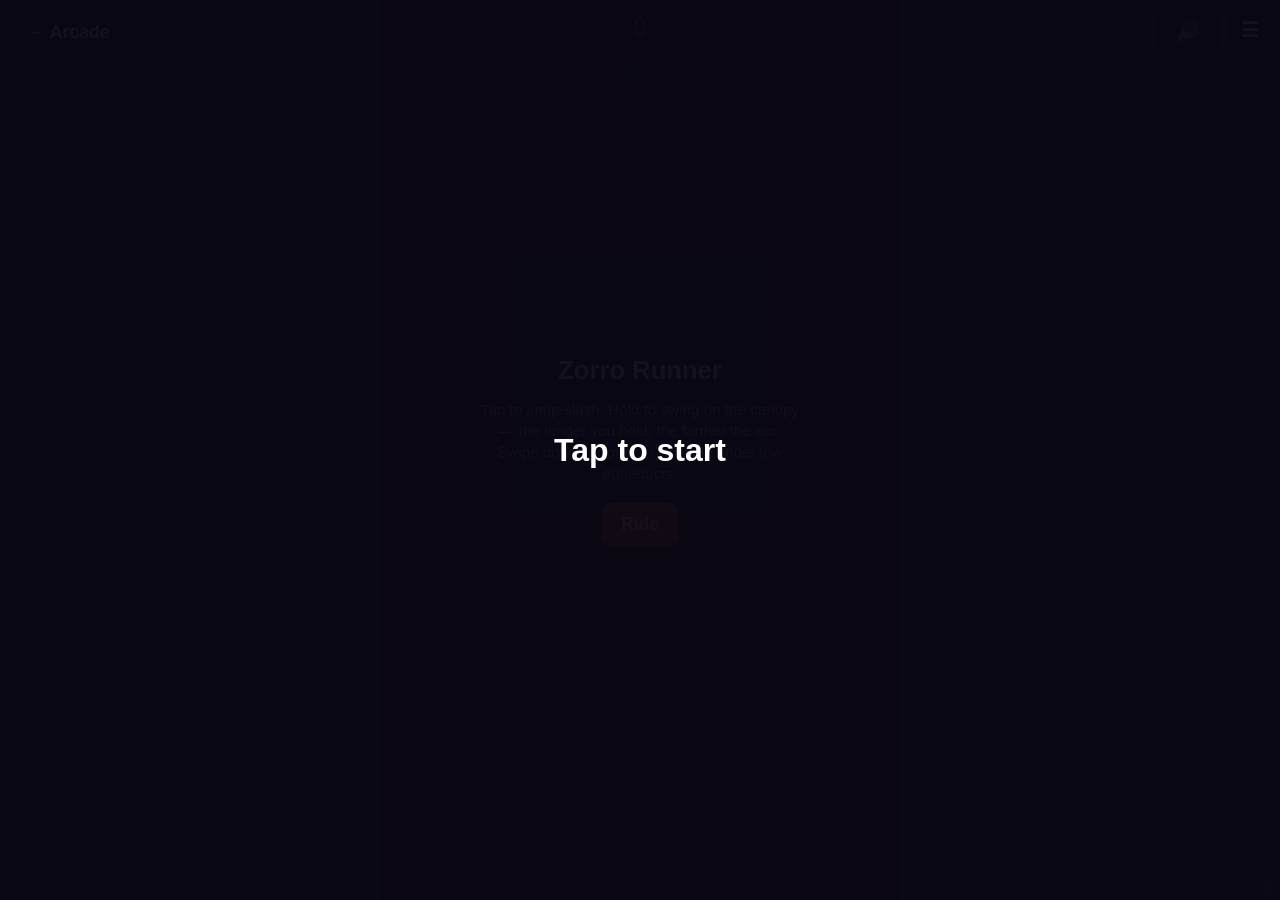
<file: games/zorro-runner/index.html>
<!doctype html>
<html lang="en">
<head>
<meta charset="utf-8">
<meta name="viewport" content="width=device-width, initial-scale=1, maximum-scale=1, user-scalable=no, viewport-fit=cover">
<title>Zorro Runner — Lettuce Arcade</title>
<meta name="theme-color" content="#3a1f14">
<link rel="stylesheet" href="/shared/arcade.css">
<style>
  body {
    display: flex;
    flex-direction: column;
    align-items: center;
    justify-content: center;
    min-height: 100vh;
    background: #180d08;
    overflow: hidden;
  }

  #stage {
    position: relative;
    width: 100%;
    max-width: 520px;
    height: 100vh;
    max-height: 900px;
  }

  #game {
    display: block;
    width: 100%;
    height: 100%;
    touch-action: none;
    -webkit-user-select: none;
    user-select: none;
  }

  #hud {
    position: absolute;
    top: calc(10px + var(--safe-top));
    left: 0;
    right: 0;
    display: flex;
    flex-direction: column;
    align-items: center;
    pointer-events: none;
    text-shadow: 0 2px 6px rgba(0,0,0,0.6);
  }

  #score {
    font-size: 1.6rem;
    font-weight: 800;
    color: #ffe9c7;
    letter-spacing: 0.02em;
  }

  #combo {
    font-size: 0.95rem;
    font-weight: 700;
    color: #ffcf6b;
    min-height: 1.2rem;
  }

  #best {
    font-size: 0.75rem;
    color: #d7b89a;
    opacity: 0.85;
    margin-top: 2px;
  }

  #popups {
    position: absolute;
    inset: 0;
    pointer-events: none;
  }

  .popup {
    position: absolute;
    font-weight: 800;
    color: #ffe066;
    font-size: 1rem;
    text-shadow: 0 2px 4px rgba(0,0,0,0.7);
    animation: popup-rise 700ms ease-out forwards;
  }

  @keyframes popup-rise {
    from { transform: translateY(0); opacity: 1; }
    to { transform: translateY(-34px); opacity: 0; }
  }

  #mute {
    position: fixed;
    top: calc(8px + var(--safe-top));
    right: calc(60px + var(--safe-right)); /* the shared ☰ menu sits at 8px */
    min-height: 44px;
    min-width: 44px;
    font-size: 1.2rem;
    background: rgba(0, 0, 0, 0.5);
    z-index: 9999;
  }

  #overlay {
    position: absolute;
    inset: 0;
    display: flex;
    flex-direction: column;
    align-items: center;
    justify-content: center;
    gap: 10px;
    text-align: center;
    background: rgba(10, 6, 4, 0.72);
    padding: 24px;
  }

  #overlay h2 {
    font-size: 1.6rem;
    color: #ffe9c7;
  }

  #overlay p {
    color: #d7b89a;
    font-size: 0.95rem;
    max-width: 320px;
  }

  #overlay .btn {
    margin-top: 8px;
    background: #d9542b;
  }

  #overlay .btn:active {
    background: #b8401d;
  }

  [hidden] { display: none !important; }
</style>
</head>
<body>

<div id="stage">
  <canvas id="game"></canvas>

  <div id="hud">
    <div id="score">0</div>
    <div id="combo"></div>
    <div id="best">BEST 0</div>
  </div>

  <div id="popups"></div>

  <div id="overlay">
    <h2>Zorro Runner</h2>
    <p>Tap to jump-slash. Hold to swing on the canopy — the longer you hold, the farther the arc.
       Swipe down (or press ↓) to slide under low aqueducts.</p>
    <button id="startBtn" class="btn">Ride</button>
  </div>
</div>

<button id="mute" class="btn" aria-label="Mute sound">🔊</button>

<script src="/shared/arcade.js"></script>
<script>
Arcade.backButton();
Arcade.menuButton({
  rules: [
    "Zorro runs on his own. You get him past what's ahead.",
    "Tap to jump and slash. Hold to swing high on the whip.",
    "Swipe down to slide under aqueducts.",
    "Clean clears build a combo. One hit ends the run."
  ],
  describeSave: function () { return "Your best distance in Zorro Runner."; }
});

(function () {
  "use strict";

  var REF_H = 380;
  var canvas = document.getElementById("game");
  var ctx = canvas.getContext("2d");
  var stage = document.getElementById("stage");
  var scoreEl = document.getElementById("score");
  var comboEl = document.getElementById("combo");
  var bestEl = document.getElementById("best");
  var popupsEl = document.getElementById("popups");
  var overlayEl = document.getElementById("overlay");
  var startBtn = document.getElementById("startBtn");
  var muteBtn = document.getElementById("mute");

  var muted = Arcade.load("muted", false) === true;
  var best = Number(Arcade.load("best", 0)) || 0;
  var rides = Number(Arcade.load("rides", 0)) || 0;
  var totalDist = Number(Arcade.load("totalDist", 0)) || 0;
  function saveBrag() {
    Arcade.brag(best > 0 ? "Best " + Math.floor(best).toLocaleString() : "");
    Arcade.stats(rides > 0 ? [
      ["Best distance", Math.floor(best)],
      ["Rides", rides],
      ["Total distance", Math.floor(totalDist)]
    ] : null);
  }
  saveBrag();

  function renderMute() {
    muteBtn.textContent = muted ? "🔇" : "🔊";
    muteBtn.setAttribute("aria-label", muted ? "Unmute sound" : "Mute sound");
  }
  muteBtn.addEventListener("click", function () {
    muted = !muted;
    Arcade.save("muted", muted);
    renderMute();
  });
  renderMute();
  bestEl.textContent = "BEST " + Math.floor(best);

  // ---- canvas sizing -------------------------------------------------------
  var W = 0, H = 0, scale = 1, refW = 0;
  function resize() {
    var rect = stage.getBoundingClientRect();
    var dpr = Math.min(window.devicePixelRatio || 1, 2);
    W = Math.round(rect.width * dpr);
    H = Math.round(rect.height * dpr);
    canvas.width = W;
    canvas.height = H;
    scale = H / REF_H;
    refW = W / scale;
  }
  resize();
  window.addEventListener("resize", resize);

  // ---- audio ----------------------------------------------------------------
  function tone(freq, dur, delay, vol, type) {
    var ac = Arcade.audioCtx;
    if (!ac || muted) return;
    try {
      var t0 = ac.currentTime + (delay || 0);
      var osc = ac.createOscillator();
      var gain = ac.createGain();
      osc.type = type || "triangle";
      osc.frequency.value = freq;
      gain.gain.setValueAtTime(0.0001, t0);
      gain.gain.exponentialRampToValueAtTime(vol || 0.15, t0 + 0.01);
      gain.gain.exponentialRampToValueAtTime(0.0001, t0 + dur);
      osc.connect(gain);
      gain.connect(ac.destination);
      osc.start(t0);
      osc.stop(t0 + dur + 0.02);
    } catch (e) { /* no audio */ }
  }
  function whipSound() { tone(1200, 0.07, 0, 0.14, "square"); tone(700, 0.05, 0.02, 0.1, "square"); }
  function landSound() { tone(180, 0.09, 0, 0.1, "sine"); }
  function guardSound() { tone(150, 0.14, 0, 0.16, "sawtooth"); }
  function carveSound() { tone(880, 0.09, 0, 0.14); tone(1175, 0.09, 0.07, 0.13); tone(1568, 0.14, 0.14, 0.13); }
  function deathSound() { tone(320, 0.18, 0, 0.16, "sawtooth"); tone(160, 0.3, 0.1, 0.14, "sawtooth"); }

  // background guitar loop — a simple synthesized flamenco-ish arpeggio
  var GUITAR_CHORDS = [
    [220.0, 261.6, 329.6],   // Am
    [196.0, 246.9, 293.7],   // G
    [174.6, 220.0, 261.6],   // F
    [164.8, 207.7, 246.9]    // E
  ];
  var guitarStep = 0;
  var guitarTimer = null;
  function guitarPluck() {
    var ac = Arcade.audioCtx;
    if (!ac) return;
    var chord = GUITAR_CHORDS[Math.floor(guitarStep / 4) % GUITAR_CHORDS.length];
    var note = chord[guitarStep % chord.length];
    if (!muted) tone(note, 0.5, 0, 0.045, "triangle");
    guitarStep++;
  }
  function startGuitar() {
    if (guitarTimer) return;
    guitarTimer = setInterval(guitarPluck, 260);
  }
  function stopGuitar() {
    if (guitarTimer) { clearInterval(guitarTimer); guitarTimer = null; }
  }

  // ---- world constants (reference units, 380 = screen height) -------------
  var GROUND_Y = 330;
  var CANOPY_H = 46;
  var PLAYER_W = 26;
  var PLAYER_STAND_H = 54;
  var PLAYER_SLIDE_H = 24;

  var HOLD_THRESHOLD = 0.15;
  var MAX_HOLD = 0.9;
  var JUMP_V = 300;
  var GRAVITY = 780;
  var JUMP_APEX_H = (JUMP_V * JUMP_V) / (2 * GRAVITY);
  var SWING_MAX_H = 230;
  var SWING_SPEED_BOOST = 90;
  var SWING_DESCEND_T = 0.32;
  var SLIDE_TIME = 0.46;
  var STRIKE_RANGE = 46;

  var CART_CLEAR_H = 46;
  var WALL_CLEAR_H = 130;
  var GRAZE_MARGIN = 14;

  var BASE_SPEED = 168;
  var SPEED_RAMP = 3.1;
  var SPEED_CAP = 420;

  // ---- obstacle chunk pool --------------------------------------------------
  function chunk(items) { return items; }
  var EASY = [
    chunk([{ t: "cart", x: 0 }]),
    chunk([{ t: "wall", x: 0 }]),
    chunk([{ t: "guard", x: 0 }]),
    chunk([{ t: "aqueduct", x: 0 }]),
    chunk([{ t: "banner", x: 0 }])
  ];
  var MEDIUM = [
    chunk([{ t: "wall", x: 0 }, { t: "cart", x: 150 }]),
    chunk([{ t: "guard", x: 0 }, { t: "banner", x: 100 }]),
    chunk([{ t: "aqueduct", x: 0 }, { t: "wall", x: 170 }]),
    chunk([{ t: "cart", x: 0 }, { t: "guard", x: 140 }])
  ];
  var HARD = [
    chunk([{ t: "cart", x: 0 }, { t: "aqueduct", x: 130 }, { t: "wall", x: 280 }]),
    chunk([{ t: "guard", x: 0 }, { t: "guard", x: 95 }]),
    chunk([{ t: "wall", x: 0 }, { t: "banner", x: 45 }, { t: "cart", x: 190 }]),
    chunk([{ t: "aqueduct", x: 0 }, { t: "guard", x: 150 }, { t: "banner", x: 220 }])
  ];

  function pickChunk(score) {
    var pool = EASY.slice();
    if (score > 260) pool = pool.concat(MEDIUM);
    if (score > 700) pool = pool.concat(HARD);
    return pool[Math.floor(Math.random() * pool.length)];
  }

  var OBSTACLE_W = { wall: 40, cart: 56, aqueduct: 70, guard: 32, banner: 14 };

  // ---- game state -------------------------------------------------------
  var running = false;
  var scrollDist = 0;
  var speed = BASE_SPEED;
  var elapsed = 0;
  var score = 0;
  var combo = 0;
  var obstacles = [];
  var nextSpawnX = 0;
  var lastTime = 0;

  var player = {
    state: "run",        // run | jump | swing | swingDown | slide | dead
    height: 0,
    vy: 0,
    t: 0,                 // state timer
    holdT: 0,
    swingDur: 0,
    swingStartH: 0,
    legPhase: 0,
    strikeT: -1
  };

  var pressStart = -1;
  var holding = false;

  function reset() {
    running = true;
    scrollDist = 0;
    speed = BASE_SPEED;
    elapsed = 0;
    score = 0;
    combo = 0;
    obstacles = [];
    nextSpawnX = 260;
    player.state = "run";
    player.height = 0;
    player.vy = 0;
    player.t = 0;
    player.legPhase = 0;
    player.strikeT = -1;
    updateHud();
    comboEl.textContent = "";
  }

  // ---- input -------------------------------------------------------------
  function doJump() {
    if (player.state !== "run") return;
    player.state = "jump";
    player.vy = JUMP_V;
    player.height = 0.001;
    player.strikeT = 0;
    whipSound();
    tryStrikeGuard();
  }

  function doSwingStart() {
    if (player.state !== "run" && player.state !== "jump") return;
    player.state = "swing";
    player.holdT = 0;
    whipSound();
  }

  function doSwingRelease() {
    if (player.state !== "swing") return;
    player.state = "swingDown";
    player.swingStartH = player.height;
    player.t = 0;
  }

  function doSlide() {
    if (player.state !== "run") return;
    player.state = "slide";
    player.t = 0;
  }

  function tryStrikeGuard() {
    var px = playerWorldX();
    for (var i = 0; i < obstacles.length; i++) {
      var o = obstacles[i];
      if (o.type === "guard" && !o.struck && !o.passed) {
        var dist = o.x - px;
        if (dist >= -10 && dist <= STRIKE_RANGE) {
          o.struck = true;
          guardSound();
          spawnPopup("+25", worldToScreenX(o.x), GROUND_Y - 60, "#ffcf6b");
          addScore(25, true);
        }
      }
    }
  }

  function playerWorldX() { return scrollDist + refW * 0.24; }
  function worldToScreenX(x) { return (x - scrollDist) * scale; }

  canvas.addEventListener("pointerdown", function (e) {
    if (!running) return;
    e.preventDefault();
    pressStart = performance.now() / 1000;
    holding = true;
  }, { passive: false });

  canvas.addEventListener("pointerup", function () {
    if (!running) { holding = false; return; }
    holding = false;
    if (pressStart < 0) return;
    var dur = performance.now() / 1000 - pressStart;
    pressStart = -1;
    if (player.state === "swing") {
      doSwingRelease();
    } else if (dur < HOLD_THRESHOLD) {
      doJump();
    }
  });

  canvas.addEventListener("touchstart", function (e) { e.preventDefault(); }, { passive: false });

  var touchStartY = null;
  canvas.addEventListener("pointerdown", function (e) { touchStartY = e.clientY; });
  canvas.addEventListener("pointerup", function (e) {
    if (touchStartY === null) return;
    var dy = e.clientY - touchStartY;
    touchStartY = null;
    if (dy > 40) doSlide();
  });

  window.addEventListener("keydown", function (e) {
    if (!running) return;
    if (e.code === "Space") {
      if (pressStart < 0) { pressStart = performance.now() / 1000; holding = true; }
      e.preventDefault();
    } else if (e.code === "ArrowDown") {
      doSlide();
    }
  });
  window.addEventListener("keyup", function (e) {
    if (e.code === "Space") {
      holding = false;
      if (pressStart < 0) return;
      var dur = performance.now() / 1000 - pressStart;
      pressStart = -1;
      if (player.state === "swing") doSwingRelease();
      else if (dur < HOLD_THRESHOLD) doJump();
    }
  });

  startBtn.addEventListener("click", function () {
    overlayEl.hidden = true;
    startGuitar();
    reset();
  });

  // ---- scoring -------------------------------------------------------------
  function updateHud() {
    scoreEl.textContent = Math.floor(score).toLocaleString();
  }

  function addScore(base, isBonus) {
    var mult = 1 + Math.min(combo, 20) * 0.1;
    score += isBonus ? base : base * mult;
    updateHud();
  }

  function spawnPopup(text, x, yRef, color) {
    var el = document.createElement("div");
    el.className = "popup";
    el.textContent = text;
    el.style.left = x + "px";
    el.style.top = (yRef * scale) + "px";
    el.style.color = color || "#ffe066";
    popupsEl.appendChild(el);
    setTimeout(function () { el.remove(); }, 720);
  }

  function registerClear(o, clean) {
    if (clean) {
      combo++;
      addScore(10 + combo, false);
    } else {
      combo = 0;
      addScore(5, false);
    }
    comboEl.textContent = combo >= 2 ? (combo + "x combo") : "";
  }

  // ---- update ----------------------------------------------------------
  function spawnChunkIfNeeded() {
    var horizon = scrollDist + refW + 40;
    if (nextSpawnX < horizon) {
      var items = pickChunk(score);
      var maxEnd = 0;
      items.forEach(function (it) {
        var w = OBSTACLE_W[it.t];
        var o = {
          type: it.t,
          x: nextSpawnX + it.x,
          w: w,
          passed: false,
          struck: false,
          scored: false,
          carved: false
        };
        obstacles.push(o);
        maxEnd = Math.max(maxEnd, it.x + w);
      });
      var gap = 210 + Math.random() * 150;
      nextSpawnX += maxEnd + gap;
    }
  }

  function updatePlayer(dt) {
    player.legPhase += dt * (player.state === "run" || player.state === "slide" ? 10 : 0);

    if (player.state === "jump") {
      player.strikeT += dt;
      if (player.strikeT < 0.12) tryStrikeGuard();
      player.height += player.vy * dt;
      player.vy -= GRAVITY * dt;
      if (player.height <= 0) {
        player.height = 0;
        player.state = "run";
        landSound();
      }
    } else if (player.state === "swing") {
      player.holdT = Math.min(player.holdT + dt, MAX_HOLD);
      var t = player.holdT / MAX_HOLD;
      player.height = Math.sin(t * Math.PI / 2) * SWING_MAX_H;
      if (!holding || player.holdT >= MAX_HOLD) {
        doSwingRelease();
      }
    } else if (player.state === "swingDown") {
      player.t += dt;
      var t2 = Math.min(player.t / SWING_DESCEND_T, 1);
      var ease = 1 - Math.pow(1 - t2, 2);
      player.height = player.swingStartH * (1 - ease);
      if (t2 >= 1) {
        player.height = 0;
        player.state = "run";
        landSound();
      }
    } else if (player.state === "slide") {
      player.t += dt;
      if (player.t >= SLIDE_TIME) player.state = "run";
    }
  }

  function currentSpeedBoost() {
    return (player.state === "swing" || player.state === "swingDown") ? SWING_SPEED_BOOST : 0;
  }

  function playerBox() {
    var top, bottom;
    if (player.state === "slide") {
      bottom = 0; top = PLAYER_SLIDE_H;
    } else {
      bottom = player.height; top = player.height + PLAYER_STAND_H;
    }
    return { bottom: bottom, top: top, low: player.height };
  }

  function checkCollisions() {
    var px = playerWorldX();
    var pLeft = px - PLAYER_W / 2, pRight = px + PLAYER_W / 2;
    var box = playerBox();

    for (var i = 0; i < obstacles.length; i++) {
      var o = obstacles[i];
      if (o.passed) continue;
      var oLeft = o.x, oRight = o.x + o.w;
      var overlapping = pRight > oLeft && pLeft < oRight;

      if (overlapping) {
        if (o.type === "banner") {
          if (!o.carved && (player.state === "swing" || player.state === "swingDown") && player.height > 30) {
            o.carved = true;
            carveSound();
            spawnPopup("Z-CARVE!", worldToScreenX(o.x), GROUND_Y - 90, "#7be4ff");
            addScore(50, true);
          }
          continue;
        }
        if (o.type === "guard") {
          if (o.struck) continue;
          if (box.low >= CART_CLEAR_H) continue;
          return true;
        }
        if (o.type === "cart") {
          if (box.low >= CART_CLEAR_H) continue;
          return true;
        }
        if (o.type === "wall") {
          if (box.low >= WALL_CLEAR_H) continue;
          return true;
        }
        if (o.type === "aqueduct") {
          if (player.state === "slide") continue;
          return true;
        }
      }

      if (oRight < pLeft && !o.passed) {
        o.passed = true;
        if (o.type === "banner") continue;
        var clean;
        if (o.type === "guard") clean = o.struck || box.low >= CART_CLEAR_H + GRAZE_MARGIN;
        else if (o.type === "cart") clean = box.low >= CART_CLEAR_H + GRAZE_MARGIN;
        else if (o.type === "wall") clean = box.low >= WALL_CLEAR_H + GRAZE_MARGIN;
        else if (o.type === "aqueduct") clean = player.state === "slide";
        else clean = true;
        registerClear(o, clean);
      }
    }
    return false;
  }

  function die() {
    running = false;
    player.state = "dead";
    deathSound();
    stopGuitar();
    if (score > best) {
      best = score;
      Arcade.save("best", best);
    }
    rides += 1;
    totalDist += score;
    Arcade.save("rides", rides);
    Arcade.save("totalDist", totalDist);
    saveBrag();
    bestEl.textContent = "BEST " + Math.floor(best);
    showGameOver();
  }

  function showGameOver() {
    overlayEl.querySelector("h2").textContent = "You've been caught!";
    overlayEl.querySelector("p").textContent =
      "Distance " + Math.floor(score).toLocaleString() + " — best " + Math.floor(best).toLocaleString() + ".";
    startBtn.textContent = "Ride again";
    overlayEl.hidden = false;
  }

  function pollHold() {
    if (holding && pressStart >= 0 && player.state === "run") {
      var dur = performance.now() / 1000 - pressStart;
      if (dur >= HOLD_THRESHOLD) doSwingStart();
    }
  }

  function update(dt) {
    pollHold();
    elapsed += dt;
    speed = Math.min(BASE_SPEED + elapsed * SPEED_RAMP, SPEED_CAP);
    scrollDist += (speed + currentSpeedBoost()) * dt;
    score += dt * (speed / 34);
    updateHud();

    updatePlayer(dt);
    spawnChunkIfNeeded();

    while (obstacles.length && worldToScreenX(obstacles[0].x + obstacles[0].w) < -60 && obstacles[0].passed) {
      obstacles.shift();
    }

    if (checkCollisions()) {
      die();
    }
  }

  // ---- render ---------------------------------------------------------------
  function drawSky() {
    var g = ctx.createLinearGradient(0, 0, 0, H);
    g.addColorStop(0, "#5b1f4a");
    g.addColorStop(0.35, "#a3416a");
    g.addColorStop(0.62, "#e08a4f");
    g.addColorStop(1, "#f7c873");
    ctx.fillStyle = g;
    ctx.fillRect(0, 0, W, H);

    var sunX = W * 0.72, sunY = H * 0.4, r = 46 * scale;
    var sg = ctx.createRadialGradient(sunX, sunY, 0, sunX, sunY, r);
    sg.addColorStop(0, "rgba(255,230,170,0.95)");
    sg.addColorStop(1, "rgba(255,230,170,0)");
    ctx.fillStyle = sg;
    ctx.beginPath(); ctx.arc(sunX, sunY, r, 0, Math.PI * 2); ctx.fill();
  }

  function drawHills(offset) {
    ctx.fillStyle = "#7a3a52";
    ctx.beginPath();
    ctx.moveTo(0, H);
    var baseY = H * 0.62;
    var step = 120 * scale;
    var n = Math.ceil(W / step) + 2;
    for (var i = -1; i <= n; i++) {
      var x = i * step - (offset % step);
      var hy = baseY - Math.sin(i * 1.7) * 22 * scale;
      ctx.lineTo(x, hy);
    }
    ctx.lineTo(W, H);
    ctx.closePath();
    ctx.fill();
  }

  function drawRooftops(offset) {
    ctx.fillStyle = "#7d3620";
    var step = 96 * scale;
    var baseY = GROUND_Y * scale - 6 * scale;
    var n = Math.ceil(W / step) + 2;
    for (var i = -1; i <= n; i++) {
      var x = i * step - (offset % step);
      var bw = 60 * scale, bh = 40 * scale;
      ctx.fillRect(x, baseY - bh, bw, bh);
      ctx.beginPath();
      ctx.moveTo(x - 4 * scale, baseY - bh);
      ctx.lineTo(x + bw / 2, baseY - bh - 18 * scale);
      ctx.lineTo(x + bw + 4 * scale, baseY - bh);
      ctx.closePath();
      ctx.fillStyle = "#5f2716";
      ctx.fill();
      ctx.fillStyle = "#7d3620";
    }
  }

  function drawCanopy(offset) {
    var h = CANOPY_H * scale;
    ctx.fillStyle = "#1c3018";
    ctx.fillRect(0, 0, W, h);
    ctx.fillStyle = "#25401f";
    var step = 26 * scale;
    var n = Math.ceil(W / step) + 2;
    for (var i = -1; i <= n; i++) {
      var x = i * step - (offset % step);
      ctx.beginPath();
      ctx.arc(x, h - 4 * scale, 15 * scale, 0, Math.PI * 2);
      ctx.fill();
    }
  }

  function drawRoad() {
    var gy = GROUND_Y * scale;
    ctx.fillStyle = "#8a5a3a";
    ctx.fillRect(0, gy, W, H - gy);
    ctx.fillStyle = "rgba(0,0,0,0.15)";
    var step = 50 * scale;
    var off = scrollDist * scale % step;
    for (var x = -off; x < W; x += step) {
      ctx.fillRect(x, gy + 6 * scale, 22 * scale, 4 * scale);
    }
  }

  function drawObstacle(o) {
    var sx = worldToScreenX(o.x);
    var sw = o.w * scale;
    if (sx + sw < -20 || sx > W + 20) return;
    var gy = GROUND_Y * scale;

    if (o.type === "wall") {
      var h = WALL_CLEAR_H * scale;
      ctx.fillStyle = "#c9a878";
      ctx.fillRect(sx, gy - h, sw, h);
      ctx.fillStyle = "rgba(0,0,0,0.12)";
      for (var r = 0; r < 3; r++) ctx.fillRect(sx, gy - h + r * (h / 3) + 2, sw, 2);
    } else if (o.type === "cart") {
      var ch = CART_CLEAR_H * scale;
      ctx.fillStyle = "#7a4a26";
      ctx.fillRect(sx, gy - ch, sw, ch);
      ctx.fillStyle = "#e0c27a";
      ctx.fillRect(sx + sw * 0.15, gy - ch - 8 * scale, sw * 0.7, 8 * scale);
      ctx.fillStyle = "#3a2413";
      ctx.beginPath(); ctx.arc(sx + sw * 0.2, gy, 6 * scale, 0, Math.PI * 2); ctx.fill();
      ctx.beginPath(); ctx.arc(sx + sw * 0.8, gy, 6 * scale, 0, Math.PI * 2); ctx.fill();
    } else if (o.type === "aqueduct") {
      var top = 0, bottom = GROUND_Y - 8;
      ctx.fillStyle = "#b3a68f";
      ctx.fillRect(sx, top * scale, sw * 0.24, (bottom) * scale);
      ctx.fillRect(sx + sw * 0.76, top * scale, sw * 0.24, (bottom) * scale);
      ctx.fillRect(sx, (bottom - 30) * scale, sw, 22 * scale);
    } else if (o.type === "guard") {
      var alive = !o.struck;
      var col = alive ? "#3a2c22" : "rgba(58,44,34,0.25)";
      ctx.fillStyle = col;
      var gh = CART_CLEAR_H * scale;
      ctx.fillRect(sx + sw * 0.35, gy - gh, sw * 0.3, gh * 0.7);
      ctx.beginPath();
      ctx.ellipse(sx + sw * 0.5, gy - gh * 0.9, sw * 0.28, gh * 0.4, 0, 0, Math.PI * 2);
      ctx.fill();
      ctx.fillStyle = alive ? "#5a4632" : "rgba(90,70,50,0.2)";
      ctx.fillRect(sx, gy - gh * 0.55, sw, gh * 0.55);
    } else if (o.type === "banner") {
      var carved = o.carved;
      ctx.fillStyle = "#6b4a2a";
      ctx.fillRect(sx + sw * 0.4, 0, sw * 0.2, gy);
      ctx.fillStyle = carved ? "rgba(217,84,43,0.4)" : "#d9542b";
      ctx.fillRect(sx, 30 * scale, sw, 60 * scale);
      if (!carved) {
        ctx.strokeStyle = "#ffe9c7";
        ctx.lineWidth = 3 * scale;
        ctx.beginPath();
        ctx.moveTo(sx + sw * 0.2, 40 * scale);
        ctx.lineTo(sx + sw * 0.8, 40 * scale);
        ctx.lineTo(sx + sw * 0.2, 80 * scale);
        ctx.lineTo(sx + sw * 0.8, 80 * scale);
        ctx.stroke();
      }
    }
  }

  function drawZorro() {
    var px = refW * 0.24 * scale;
    var gy = GROUND_Y * scale;
    var h = player.height * scale;
    var bob = (player.state === "run") ? Math.abs(Math.sin(player.legPhase)) * 3 * scale : 0;
    var cy = gy - h - bob;
    var bodyH = (player.state === "slide" ? PLAYER_SLIDE_H : PLAYER_STAND_H) * scale;

    if (player.state === "swing" || player.state === "swingDown") {
      ctx.strokeStyle = "rgba(30,20,10,0.8)";
      ctx.lineWidth = 2 * scale;
      ctx.beginPath();
      ctx.moveTo(px, CANOPY_H * scale);
      ctx.lineTo(px + 6 * scale, cy - bodyH * 0.3);
      ctx.stroke();
    }

    ctx.save();
    ctx.translate(px, cy);

    ctx.fillStyle = "#1b1b22";
    ctx.beginPath();
    ctx.moveTo(-2 * scale, -bodyH * 0.55);
    ctx.quadraticCurveTo(-16 * scale, -bodyH * 0.2, -10 * scale, 4 * scale);
    ctx.lineTo(2 * scale, -bodyH * 0.15);
    ctx.closePath();
    ctx.fill();

    ctx.fillStyle = "#2a2a33";
    ctx.fillRect(-8 * scale, -bodyH * 0.55, 16 * scale, bodyH * 0.55);

    var headR = 9 * scale;
    var headY = -bodyH * 0.55 - headR * 0.6;
    ctx.fillStyle = "#e0b48a";
    ctx.beginPath(); ctx.arc(0, headY, headR, 0, Math.PI * 2); ctx.fill();

    ctx.fillStyle = "#161616";
    ctx.fillRect(-headR, headY - 3 * scale, headR * 2, 5 * scale);

    ctx.fillStyle = "#161616";
    ctx.beginPath();
    ctx.moveTo(-headR - 2 * scale, headY - 6 * scale);
    ctx.lineTo(headR + 2 * scale, headY - 6 * scale);
    ctx.lineTo(headR - 3 * scale, headY - 12 * scale);
    ctx.lineTo(-headR + 3 * scale, headY - 12 * scale);
    ctx.closePath();
    ctx.fill();

    if (player.strikeT >= 0 && player.strikeT < 0.14) {
      ctx.strokeStyle = "#ffe9c7";
      ctx.lineWidth = 2 * scale;
      ctx.beginPath();
      ctx.moveTo(8 * scale, -bodyH * 0.3);
      ctx.quadraticCurveTo(30 * scale, -bodyH * 0.5, 44 * scale, -bodyH * 0.15);
      ctx.stroke();
    }

    ctx.restore();
  }

  function render() {
    drawSky();
    drawHills(scrollDist * 0.25 * scale);
    drawRooftops(scrollDist * 0.5 * scale);
    drawRoad();
    for (var i = 0; i < obstacles.length; i++) drawObstacle(obstacles[i]);
    drawZorro();
    drawCanopy(scrollDist * 0.1 * scale);
  }

  // ---- loop ---------------------------------------------------------------
  function frame(ts) {
    if (!lastTime) lastTime = ts;
    var dt = Math.min((ts - lastTime) / 1000, 0.05);
    lastTime = ts;

    if (running) update(dt);
    render();

    requestAnimationFrame(frame);
  }

  Arcade.boot(function () {
    requestAnimationFrame(frame);
  });
})();
</script>
</body>
</html>
</file>
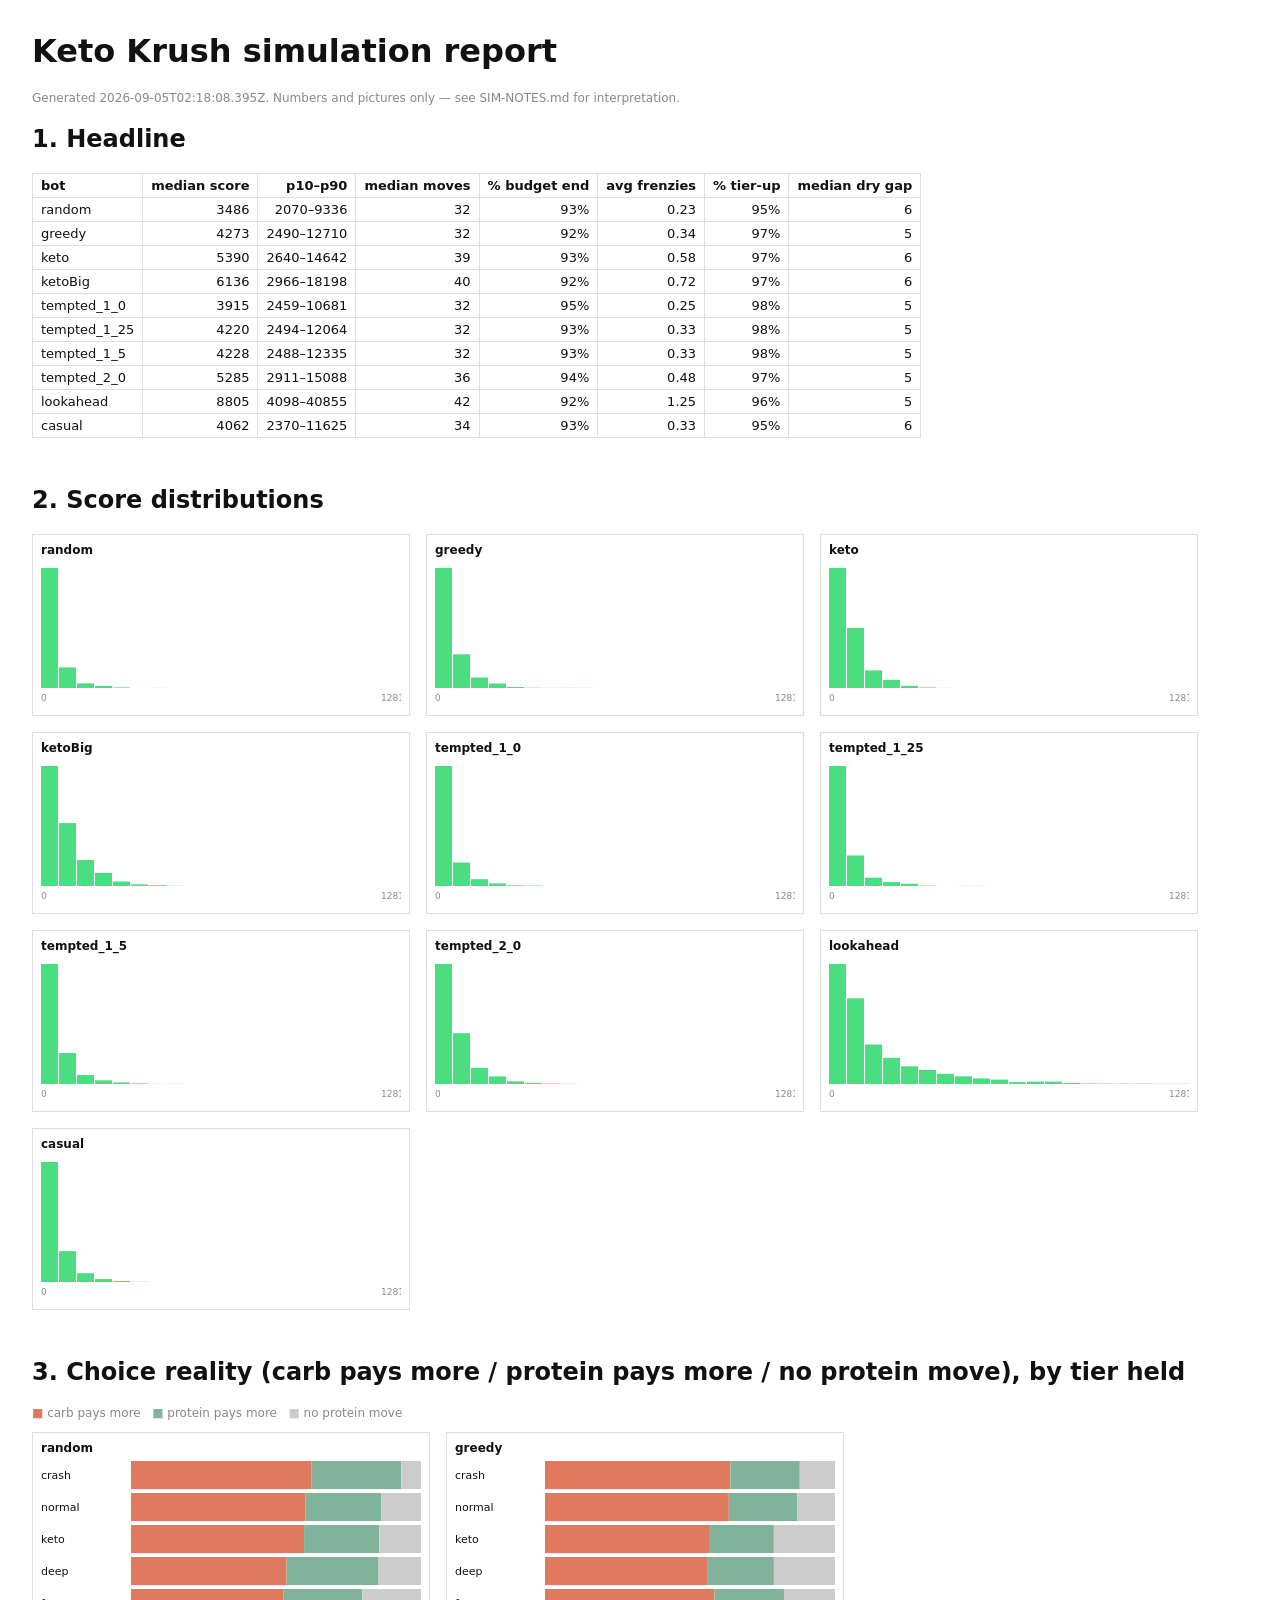
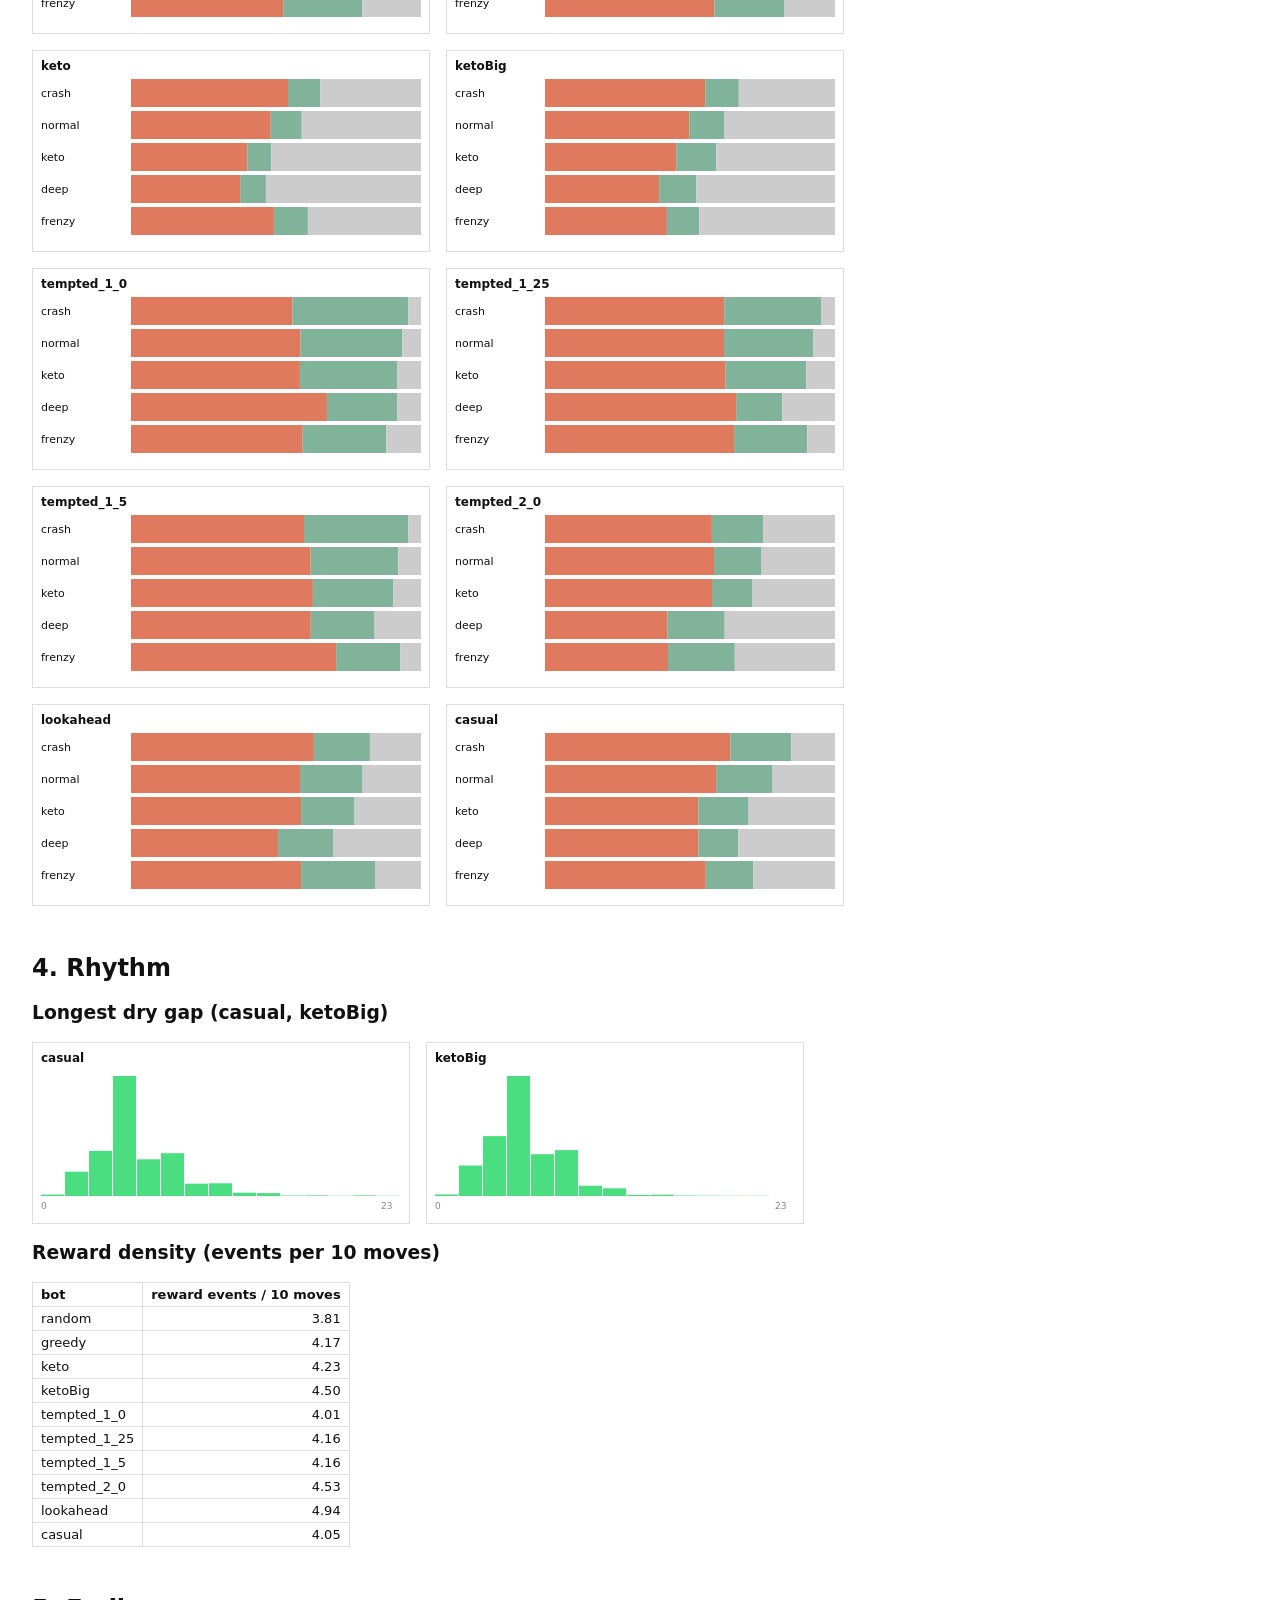
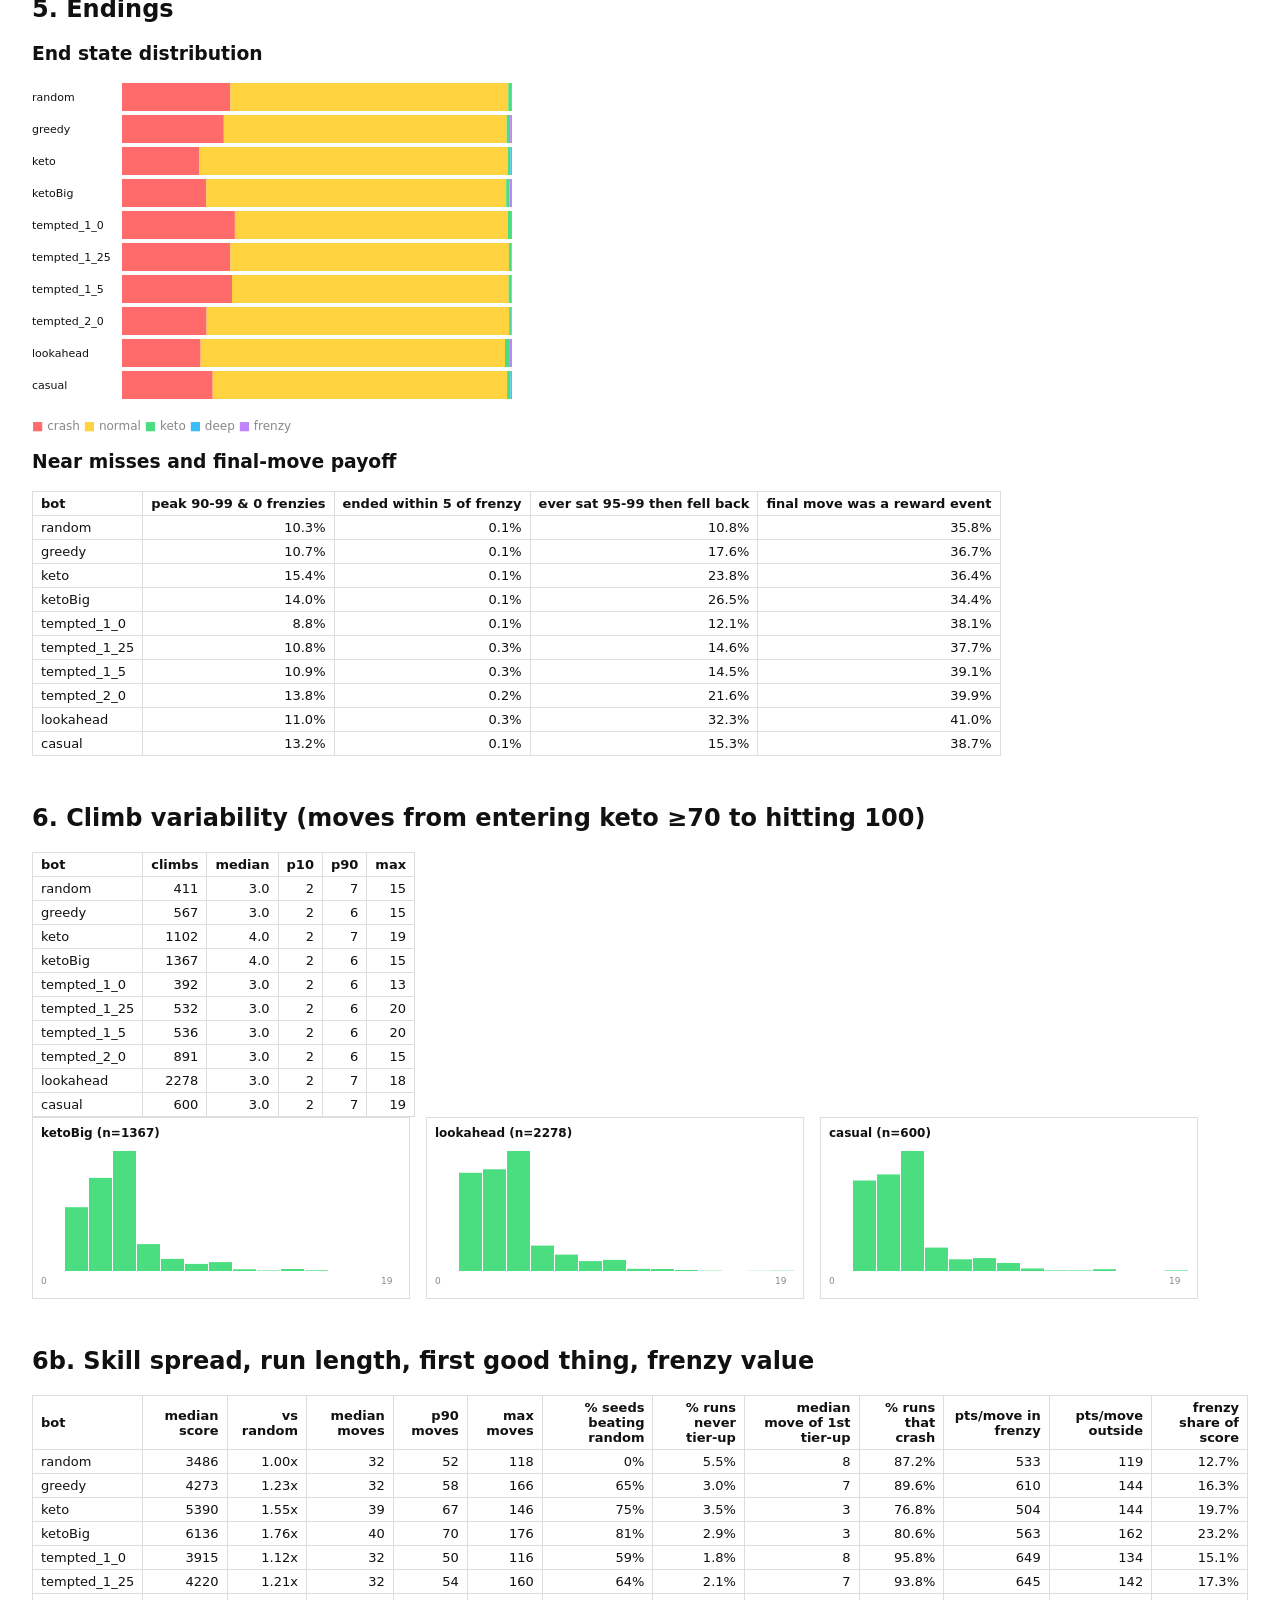
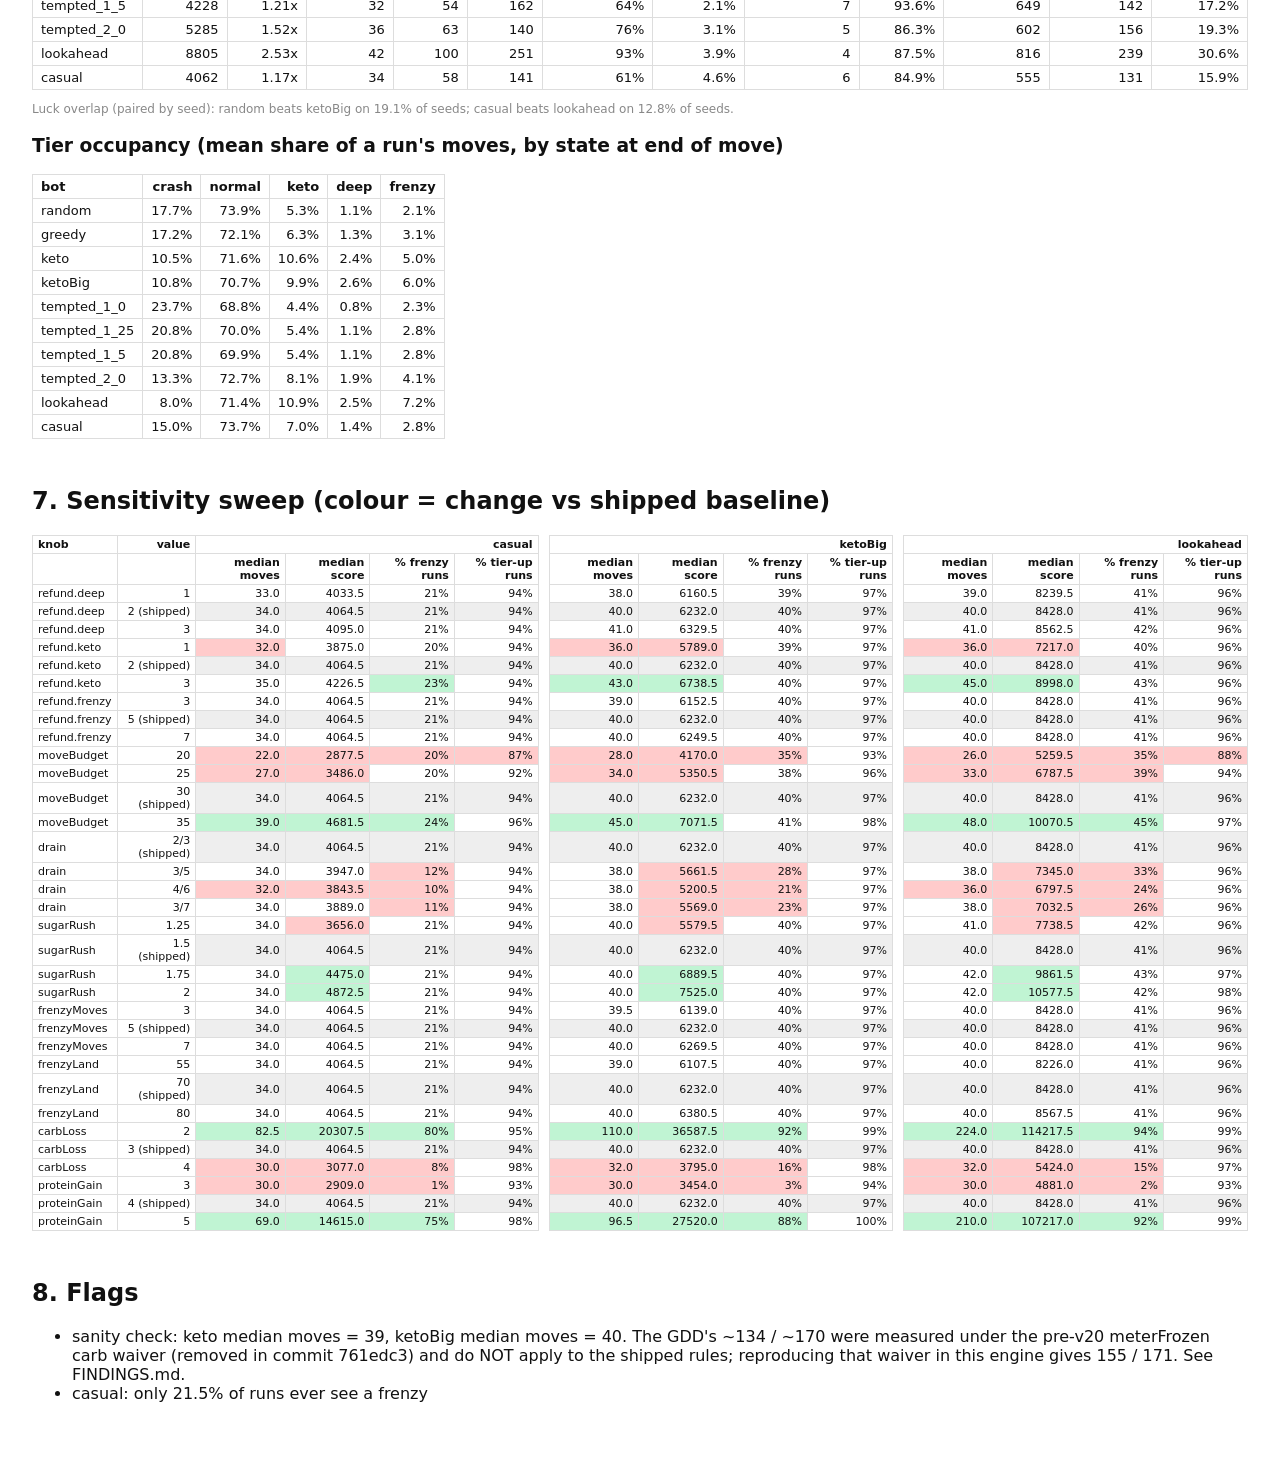
<file: gdd/sim/keto-krush/report.html>
<!doctype html><html><head><meta charset="utf-8"><title>Keto Krush sim report</title>
  <style>
    :root { --bg:#fff; --fg:#111; --fg-dim:#888; --bar:#4ade80; --base-cell:#eee; --border:#ddd; }
    @media (prefers-color-scheme: dark) { :root { --bg:#151515; --fg:#eee; --fg-dim:#999; --bar:#4ade80; --base-cell:#333; --border:#333; } }
    body { background:var(--bg); color:var(--fg); font-family: -apple-system, system-ui, sans-serif; padding: 24px; }
    h1 { margin-top: 0; }
    section { margin-bottom: 48px; }
    table { border-collapse: collapse; font-size: 13px; }
    th, td { border: 1px solid var(--border); padding: 4px 8px; text-align: right; }
    th:first-child, td:first-child { text-align: left; }
    td.sep, th.sep { border: none; padding: 0 6px; }
    .grid { display: flex; flex-wrap: wrap; gap: 16px; }
    .chart { border: 1px solid var(--border); padding: 8px; }
    .chart h4 { margin: 0 0 6px; font-size: 12px; }
    .legend { font-size: 12px; color: var(--fg-dim); }
    table.sweep th, table.sweep td { font-size: 11px; padding: 2px 5px; }
  </style></head><body>
  <h1>Keto Krush simulation report</h1>
  <p class="legend">Generated 2026-09-05T02:18:08.395Z. Numbers and pictures only — see SIM-NOTES.md for interpretation.</p>
  <section><h2>1. Headline</h2><table><thead><tr><th>bot</th><th>median score</th><th>p10–p90</th><th>median moves</th>
    <th>% budget end</th><th>avg frenzies</th><th>% tier-up</th><th>median dry gap</th></tr></thead>
    <tbody><tr><td>random</td><td>3486</td>
      <td>2070–9336</td>
      <td>32</td>
      <td>93%</td>
      <td>0.23</td>
      <td>95%</td>
      <td>6</td></tr><tr><td>greedy</td><td>4273</td>
      <td>2490–12710</td>
      <td>32</td>
      <td>92%</td>
      <td>0.34</td>
      <td>97%</td>
      <td>5</td></tr><tr><td>keto</td><td>5390</td>
      <td>2640–14642</td>
      <td>39</td>
      <td>93%</td>
      <td>0.58</td>
      <td>97%</td>
      <td>6</td></tr><tr><td>ketoBig</td><td>6136</td>
      <td>2966–18198</td>
      <td>40</td>
      <td>92%</td>
      <td>0.72</td>
      <td>97%</td>
      <td>6</td></tr><tr><td>tempted_1_0</td><td>3915</td>
      <td>2459–10681</td>
      <td>32</td>
      <td>95%</td>
      <td>0.25</td>
      <td>98%</td>
      <td>5</td></tr><tr><td>tempted_1_25</td><td>4220</td>
      <td>2494–12064</td>
      <td>32</td>
      <td>93%</td>
      <td>0.33</td>
      <td>98%</td>
      <td>5</td></tr><tr><td>tempted_1_5</td><td>4228</td>
      <td>2488–12335</td>
      <td>32</td>
      <td>93%</td>
      <td>0.33</td>
      <td>98%</td>
      <td>5</td></tr><tr><td>tempted_2_0</td><td>5285</td>
      <td>2911–15088</td>
      <td>36</td>
      <td>94%</td>
      <td>0.48</td>
      <td>97%</td>
      <td>5</td></tr><tr><td>lookahead</td><td>8805</td>
      <td>4098–40855</td>
      <td>42</td>
      <td>92%</td>
      <td>1.25</td>
      <td>96%</td>
      <td>5</td></tr><tr><td>casual</td><td>4062</td>
      <td>2370–11625</td>
      <td>34</td>
      <td>93%</td>
      <td>0.33</td>
      <td>95%</td>
      <td>6</td></tr></tbody></table></section>
<section><h2>2. Score distributions</h2><div class="grid"><div class="chart"><h4>random</h4><svg viewBox="0 0 360 140" width="360" height="140"><rect x="0.0" y="5.0" width="17.0" height="120.0" fill="var(--bar)" /><rect x="18.0" y="104.4" width="17.0" height="20.6" fill="var(--bar)" /><rect x="36.0" y="120.4" width="17.0" height="4.6" fill="var(--bar)" /><rect x="54.0" y="123.0" width="17.0" height="2.0" fill="var(--bar)" /><rect x="72.0" y="124.4" width="17.0" height="0.6" fill="var(--bar)" /><rect x="90.0" y="125.0" width="17.0" height="0.0" fill="var(--bar)" /><rect x="108.0" y="124.9" width="17.0" height="0.1" fill="var(--bar)" /><rect x="126.0" y="125.0" width="17.0" height="0.0" fill="var(--bar)" /><rect x="144.0" y="125.0" width="17.0" height="0.0" fill="var(--bar)" /><rect x="162.0" y="125.0" width="17.0" height="0.0" fill="var(--bar)" /><rect x="180.0" y="125.0" width="17.0" height="0.0" fill="var(--bar)" /><rect x="198.0" y="125.0" width="17.0" height="0.0" fill="var(--bar)" /><rect x="216.0" y="125.0" width="17.0" height="0.0" fill="var(--bar)" /><rect x="234.0" y="125.0" width="17.0" height="0.0" fill="var(--bar)" /><rect x="252.0" y="125.0" width="17.0" height="0.0" fill="var(--bar)" /><rect x="270.0" y="125.0" width="17.0" height="0.0" fill="var(--bar)" /><rect x="288.0" y="125.0" width="17.0" height="0.0" fill="var(--bar)" /><rect x="306.0" y="125.0" width="17.0" height="0.0" fill="var(--bar)" /><rect x="324.0" y="125.0" width="17.0" height="0.0" fill="var(--bar)" /><rect x="342.0" y="125.0" width="17.0" height="0.0" fill="var(--bar)" />
    <text x="0" y="138" font-size="9" fill="var(--fg-dim)">0</text>
    <text x="340" y="138" font-size="9" fill="var(--fg-dim)">128100</text>
  </svg></div><div class="chart"><h4>greedy</h4><svg viewBox="0 0 360 140" width="360" height="140"><rect x="0.0" y="5.0" width="17.0" height="120.0" fill="var(--bar)" /><rect x="18.0" y="91.3" width="17.0" height="33.8" fill="var(--bar)" /><rect x="36.0" y="114.5" width="17.0" height="10.5" fill="var(--bar)" /><rect x="54.0" y="120.5" width="17.0" height="4.5" fill="var(--bar)" /><rect x="72.0" y="124.0" width="17.0" height="1.0" fill="var(--bar)" /><rect x="90.0" y="124.7" width="17.0" height="0.3" fill="var(--bar)" /><rect x="108.0" y="124.9" width="17.0" height="0.1" fill="var(--bar)" /><rect x="126.0" y="124.8" width="17.0" height="0.2" fill="var(--bar)" /><rect x="144.0" y="124.9" width="17.0" height="0.1" fill="var(--bar)" /><rect x="162.0" y="125.0" width="17.0" height="0.0" fill="var(--bar)" /><rect x="180.0" y="125.0" width="17.0" height="0.0" fill="var(--bar)" /><rect x="198.0" y="125.0" width="17.0" height="0.0" fill="var(--bar)" /><rect x="216.0" y="125.0" width="17.0" height="0.0" fill="var(--bar)" /><rect x="234.0" y="125.0" width="17.0" height="0.0" fill="var(--bar)" /><rect x="252.0" y="125.0" width="17.0" height="0.0" fill="var(--bar)" /><rect x="270.0" y="125.0" width="17.0" height="0.0" fill="var(--bar)" /><rect x="288.0" y="125.0" width="17.0" height="0.0" fill="var(--bar)" /><rect x="306.0" y="125.0" width="17.0" height="0.0" fill="var(--bar)" /><rect x="324.0" y="125.0" width="17.0" height="0.0" fill="var(--bar)" /><rect x="342.0" y="125.0" width="17.0" height="0.0" fill="var(--bar)" />
    <text x="0" y="138" font-size="9" fill="var(--fg-dim)">0</text>
    <text x="340" y="138" font-size="9" fill="var(--fg-dim)">128100</text>
  </svg></div><div class="chart"><h4>keto</h4><svg viewBox="0 0 360 140" width="360" height="140"><rect x="0.0" y="5.0" width="17.0" height="120.0" fill="var(--bar)" /><rect x="18.0" y="64.9" width="17.0" height="60.1" fill="var(--bar)" /><rect x="36.0" y="107.4" width="17.0" height="17.6" fill="var(--bar)" /><rect x="54.0" y="116.9" width="17.0" height="8.1" fill="var(--bar)" /><rect x="72.0" y="122.8" width="17.0" height="2.2" fill="var(--bar)" /><rect x="90.0" y="124.5" width="17.0" height="0.5" fill="var(--bar)" /><rect x="108.0" y="124.9" width="17.0" height="0.1" fill="var(--bar)" /><rect x="126.0" y="125.0" width="17.0" height="0.0" fill="var(--bar)" /><rect x="144.0" y="125.0" width="17.0" height="0.0" fill="var(--bar)" /><rect x="162.0" y="125.0" width="17.0" height="0.0" fill="var(--bar)" /><rect x="180.0" y="125.0" width="17.0" height="0.0" fill="var(--bar)" /><rect x="198.0" y="125.0" width="17.0" height="0.0" fill="var(--bar)" /><rect x="216.0" y="125.0" width="17.0" height="0.0" fill="var(--bar)" /><rect x="234.0" y="125.0" width="17.0" height="0.0" fill="var(--bar)" /><rect x="252.0" y="125.0" width="17.0" height="0.0" fill="var(--bar)" /><rect x="270.0" y="125.0" width="17.0" height="0.0" fill="var(--bar)" /><rect x="288.0" y="125.0" width="17.0" height="0.0" fill="var(--bar)" /><rect x="306.0" y="125.0" width="17.0" height="0.0" fill="var(--bar)" /><rect x="324.0" y="125.0" width="17.0" height="0.0" fill="var(--bar)" /><rect x="342.0" y="125.0" width="17.0" height="0.0" fill="var(--bar)" />
    <text x="0" y="138" font-size="9" fill="var(--fg-dim)">0</text>
    <text x="340" y="138" font-size="9" fill="var(--fg-dim)">128100</text>
  </svg></div><div class="chart"><h4>ketoBig</h4><svg viewBox="0 0 360 140" width="360" height="140"><rect x="0.0" y="5.0" width="17.0" height="120.0" fill="var(--bar)" /><rect x="18.0" y="62.1" width="17.0" height="62.9" fill="var(--bar)" /><rect x="36.0" y="99.0" width="17.0" height="26.0" fill="var(--bar)" /><rect x="54.0" y="111.8" width="17.0" height="13.2" fill="var(--bar)" /><rect x="72.0" y="120.5" width="17.0" height="4.5" fill="var(--bar)" /><rect x="90.0" y="123.4" width="17.0" height="1.6" fill="var(--bar)" /><rect x="108.0" y="124.2" width="17.0" height="0.8" fill="var(--bar)" /><rect x="126.0" y="124.8" width="17.0" height="0.2" fill="var(--bar)" /><rect x="144.0" y="125.0" width="17.0" height="0.0" fill="var(--bar)" /><rect x="162.0" y="125.0" width="17.0" height="0.0" fill="var(--bar)" /><rect x="180.0" y="125.0" width="17.0" height="0.0" fill="var(--bar)" /><rect x="198.0" y="125.0" width="17.0" height="0.0" fill="var(--bar)" /><rect x="216.0" y="125.0" width="17.0" height="0.0" fill="var(--bar)" /><rect x="234.0" y="125.0" width="17.0" height="0.0" fill="var(--bar)" /><rect x="252.0" y="125.0" width="17.0" height="0.0" fill="var(--bar)" /><rect x="270.0" y="125.0" width="17.0" height="0.0" fill="var(--bar)" /><rect x="288.0" y="125.0" width="17.0" height="0.0" fill="var(--bar)" /><rect x="306.0" y="125.0" width="17.0" height="0.0" fill="var(--bar)" /><rect x="324.0" y="125.0" width="17.0" height="0.0" fill="var(--bar)" /><rect x="342.0" y="125.0" width="17.0" height="0.0" fill="var(--bar)" />
    <text x="0" y="138" font-size="9" fill="var(--fg-dim)">0</text>
    <text x="340" y="138" font-size="9" fill="var(--fg-dim)">128100</text>
  </svg></div><div class="chart"><h4>tempted_1_0</h4><svg viewBox="0 0 360 140" width="360" height="140"><rect x="0.0" y="5.0" width="17.0" height="120.0" fill="var(--bar)" /><rect x="18.0" y="101.5" width="17.0" height="23.5" fill="var(--bar)" /><rect x="36.0" y="118.2" width="17.0" height="6.8" fill="var(--bar)" /><rect x="54.0" y="122.4" width="17.0" height="2.6" fill="var(--bar)" /><rect x="72.0" y="124.3" width="17.0" height="0.7" fill="var(--bar)" /><rect x="90.0" y="124.6" width="17.0" height="0.4" fill="var(--bar)" /><rect x="108.0" y="125.0" width="17.0" height="0.0" fill="var(--bar)" /><rect x="126.0" y="125.0" width="17.0" height="0.0" fill="var(--bar)" /><rect x="144.0" y="125.0" width="17.0" height="0.0" fill="var(--bar)" /><rect x="162.0" y="125.0" width="17.0" height="0.0" fill="var(--bar)" /><rect x="180.0" y="125.0" width="17.0" height="0.0" fill="var(--bar)" /><rect x="198.0" y="125.0" width="17.0" height="0.0" fill="var(--bar)" /><rect x="216.0" y="125.0" width="17.0" height="0.0" fill="var(--bar)" /><rect x="234.0" y="125.0" width="17.0" height="0.0" fill="var(--bar)" /><rect x="252.0" y="125.0" width="17.0" height="0.0" fill="var(--bar)" /><rect x="270.0" y="125.0" width="17.0" height="0.0" fill="var(--bar)" /><rect x="288.0" y="125.0" width="17.0" height="0.0" fill="var(--bar)" /><rect x="306.0" y="125.0" width="17.0" height="0.0" fill="var(--bar)" /><rect x="324.0" y="125.0" width="17.0" height="0.0" fill="var(--bar)" /><rect x="342.0" y="125.0" width="17.0" height="0.0" fill="var(--bar)" />
    <text x="0" y="138" font-size="9" fill="var(--fg-dim)">0</text>
    <text x="340" y="138" font-size="9" fill="var(--fg-dim)">128100</text>
  </svg></div><div class="chart"><h4>tempted_1_25</h4><svg viewBox="0 0 360 140" width="360" height="140"><rect x="0.0" y="5.0" width="17.0" height="120.0" fill="var(--bar)" /><rect x="18.0" y="94.5" width="17.0" height="30.5" fill="var(--bar)" /><rect x="36.0" y="116.7" width="17.0" height="8.3" fill="var(--bar)" /><rect x="54.0" y="121.1" width="17.0" height="3.9" fill="var(--bar)" /><rect x="72.0" y="122.8" width="17.0" height="2.2" fill="var(--bar)" /><rect x="90.0" y="124.6" width="17.0" height="0.4" fill="var(--bar)" /><rect x="108.0" y="125.0" width="17.0" height="0.0" fill="var(--bar)" /><rect x="126.0" y="124.9" width="17.0" height="0.1" fill="var(--bar)" /><rect x="144.0" y="124.9" width="17.0" height="0.1" fill="var(--bar)" /><rect x="162.0" y="125.0" width="17.0" height="0.0" fill="var(--bar)" /><rect x="180.0" y="125.0" width="17.0" height="0.0" fill="var(--bar)" /><rect x="198.0" y="125.0" width="17.0" height="0.0" fill="var(--bar)" /><rect x="216.0" y="125.0" width="17.0" height="0.0" fill="var(--bar)" /><rect x="234.0" y="125.0" width="17.0" height="0.0" fill="var(--bar)" /><rect x="252.0" y="125.0" width="17.0" height="0.0" fill="var(--bar)" /><rect x="270.0" y="125.0" width="17.0" height="0.0" fill="var(--bar)" /><rect x="288.0" y="125.0" width="17.0" height="0.0" fill="var(--bar)" /><rect x="306.0" y="125.0" width="17.0" height="0.0" fill="var(--bar)" /><rect x="324.0" y="125.0" width="17.0" height="0.0" fill="var(--bar)" /><rect x="342.0" y="125.0" width="17.0" height="0.0" fill="var(--bar)" />
    <text x="0" y="138" font-size="9" fill="var(--fg-dim)">0</text>
    <text x="340" y="138" font-size="9" fill="var(--fg-dim)">128100</text>
  </svg></div><div class="chart"><h4>tempted_1_5</h4><svg viewBox="0 0 360 140" width="360" height="140"><rect x="0.0" y="5.0" width="17.0" height="120.0" fill="var(--bar)" /><rect x="18.0" y="94.0" width="17.0" height="31.0" fill="var(--bar)" /><rect x="36.0" y="115.9" width="17.0" height="9.1" fill="var(--bar)" /><rect x="54.0" y="121.3" width="17.0" height="3.7" fill="var(--bar)" /><rect x="72.0" y="123.4" width="17.0" height="1.6" fill="var(--bar)" /><rect x="90.0" y="124.4" width="17.0" height="0.6" fill="var(--bar)" /><rect x="108.0" y="124.9" width="17.0" height="0.1" fill="var(--bar)" /><rect x="126.0" y="124.9" width="17.0" height="0.1" fill="var(--bar)" /><rect x="144.0" y="125.0" width="17.0" height="0.0" fill="var(--bar)" /><rect x="162.0" y="125.0" width="17.0" height="0.0" fill="var(--bar)" /><rect x="180.0" y="125.0" width="17.0" height="0.0" fill="var(--bar)" /><rect x="198.0" y="125.0" width="17.0" height="0.0" fill="var(--bar)" /><rect x="216.0" y="125.0" width="17.0" height="0.0" fill="var(--bar)" /><rect x="234.0" y="125.0" width="17.0" height="0.0" fill="var(--bar)" /><rect x="252.0" y="125.0" width="17.0" height="0.0" fill="var(--bar)" /><rect x="270.0" y="125.0" width="17.0" height="0.0" fill="var(--bar)" /><rect x="288.0" y="125.0" width="17.0" height="0.0" fill="var(--bar)" /><rect x="306.0" y="125.0" width="17.0" height="0.0" fill="var(--bar)" /><rect x="324.0" y="125.0" width="17.0" height="0.0" fill="var(--bar)" /><rect x="342.0" y="125.0" width="17.0" height="0.0" fill="var(--bar)" />
    <text x="0" y="138" font-size="9" fill="var(--fg-dim)">0</text>
    <text x="340" y="138" font-size="9" fill="var(--fg-dim)">128100</text>
  </svg></div><div class="chart"><h4>tempted_2_0</h4><svg viewBox="0 0 360 140" width="360" height="140"><rect x="0.0" y="5.0" width="17.0" height="120.0" fill="var(--bar)" /><rect x="18.0" y="74.2" width="17.0" height="50.8" fill="var(--bar)" /><rect x="36.0" y="108.8" width="17.0" height="16.2" fill="var(--bar)" /><rect x="54.0" y="117.4" width="17.0" height="7.6" fill="var(--bar)" /><rect x="72.0" y="122.3" width="17.0" height="2.7" fill="var(--bar)" /><rect x="90.0" y="123.8" width="17.0" height="1.2" fill="var(--bar)" /><rect x="108.0" y="124.5" width="17.0" height="0.5" fill="var(--bar)" /><rect x="126.0" y="124.8" width="17.0" height="0.2" fill="var(--bar)" /><rect x="144.0" y="125.0" width="17.0" height="0.0" fill="var(--bar)" /><rect x="162.0" y="125.0" width="17.0" height="0.0" fill="var(--bar)" /><rect x="180.0" y="125.0" width="17.0" height="0.0" fill="var(--bar)" /><rect x="198.0" y="125.0" width="17.0" height="0.0" fill="var(--bar)" /><rect x="216.0" y="125.0" width="17.0" height="0.0" fill="var(--bar)" /><rect x="234.0" y="125.0" width="17.0" height="0.0" fill="var(--bar)" /><rect x="252.0" y="125.0" width="17.0" height="0.0" fill="var(--bar)" /><rect x="270.0" y="125.0" width="17.0" height="0.0" fill="var(--bar)" /><rect x="288.0" y="125.0" width="17.0" height="0.0" fill="var(--bar)" /><rect x="306.0" y="125.0" width="17.0" height="0.0" fill="var(--bar)" /><rect x="324.0" y="125.0" width="17.0" height="0.0" fill="var(--bar)" /><rect x="342.0" y="125.0" width="17.0" height="0.0" fill="var(--bar)" />
    <text x="0" y="138" font-size="9" fill="var(--fg-dim)">0</text>
    <text x="340" y="138" font-size="9" fill="var(--fg-dim)">128100</text>
  </svg></div><div class="chart"><h4>lookahead</h4><svg viewBox="0 0 360 140" width="360" height="140"><rect x="0.0" y="5.0" width="17.0" height="120.0" fill="var(--bar)" /><rect x="18.0" y="39.3" width="17.0" height="85.7" fill="var(--bar)" /><rect x="36.0" y="85.5" width="17.0" height="39.5" fill="var(--bar)" /><rect x="54.0" y="98.8" width="17.0" height="26.3" fill="var(--bar)" /><rect x="72.0" y="107.3" width="17.0" height="17.7" fill="var(--bar)" /><rect x="90.0" y="111.0" width="17.0" height="14.0" fill="var(--bar)" /><rect x="108.0" y="114.8" width="17.0" height="10.2" fill="var(--bar)" /><rect x="126.0" y="117.3" width="17.0" height="7.7" fill="var(--bar)" /><rect x="144.0" y="119.4" width="17.0" height="5.6" fill="var(--bar)" /><rect x="162.0" y="120.6" width="17.0" height="4.4" fill="var(--bar)" /><rect x="180.0" y="123.1" width="17.0" height="1.9" fill="var(--bar)" /><rect x="198.0" y="122.6" width="17.0" height="2.4" fill="var(--bar)" /><rect x="216.0" y="122.6" width="17.0" height="2.4" fill="var(--bar)" /><rect x="234.0" y="123.8" width="17.0" height="1.2" fill="var(--bar)" /><rect x="252.0" y="124.5" width="17.0" height="0.5" fill="var(--bar)" /><rect x="270.0" y="124.7" width="17.0" height="0.3" fill="var(--bar)" /><rect x="288.0" y="124.7" width="17.0" height="0.3" fill="var(--bar)" /><rect x="306.0" y="124.7" width="17.0" height="0.3" fill="var(--bar)" /><rect x="324.0" y="124.8" width="17.0" height="0.2" fill="var(--bar)" /><rect x="342.0" y="124.8" width="17.0" height="0.2" fill="var(--bar)" />
    <text x="0" y="138" font-size="9" fill="var(--fg-dim)">0</text>
    <text x="340" y="138" font-size="9" fill="var(--fg-dim)">128100</text>
  </svg></div><div class="chart"><h4>casual</h4><svg viewBox="0 0 360 140" width="360" height="140"><rect x="0.0" y="5.0" width="17.0" height="120.0" fill="var(--bar)" /><rect x="18.0" y="94.1" width="17.0" height="30.9" fill="var(--bar)" /><rect x="36.0" y="116.2" width="17.0" height="8.8" fill="var(--bar)" /><rect x="54.0" y="121.9" width="17.0" height="3.1" fill="var(--bar)" /><rect x="72.0" y="123.9" width="17.0" height="1.1" fill="var(--bar)" /><rect x="90.0" y="124.8" width="17.0" height="0.2" fill="var(--bar)" /><rect x="108.0" y="125.0" width="17.0" height="0.0" fill="var(--bar)" /><rect x="126.0" y="125.0" width="17.0" height="0.0" fill="var(--bar)" /><rect x="144.0" y="125.0" width="17.0" height="0.0" fill="var(--bar)" /><rect x="162.0" y="125.0" width="17.0" height="0.0" fill="var(--bar)" /><rect x="180.0" y="125.0" width="17.0" height="0.0" fill="var(--bar)" /><rect x="198.0" y="125.0" width="17.0" height="0.0" fill="var(--bar)" /><rect x="216.0" y="125.0" width="17.0" height="0.0" fill="var(--bar)" /><rect x="234.0" y="125.0" width="17.0" height="0.0" fill="var(--bar)" /><rect x="252.0" y="125.0" width="17.0" height="0.0" fill="var(--bar)" /><rect x="270.0" y="125.0" width="17.0" height="0.0" fill="var(--bar)" /><rect x="288.0" y="125.0" width="17.0" height="0.0" fill="var(--bar)" /><rect x="306.0" y="125.0" width="17.0" height="0.0" fill="var(--bar)" /><rect x="324.0" y="125.0" width="17.0" height="0.0" fill="var(--bar)" /><rect x="342.0" y="125.0" width="17.0" height="0.0" fill="var(--bar)" />
    <text x="0" y="138" font-size="9" fill="var(--fg-dim)">0</text>
    <text x="340" y="138" font-size="9" fill="var(--fg-dim)">128100</text>
  </svg></div></div></section>
<section><h2>3. Choice reality (carb pays more / protein pays more / no protein move), by tier held</h2>
    <p class="legend"><span style="color:#e07a5f">■</span> carb pays more &nbsp; <span style="color:#81b29a">■</span> protein pays more &nbsp; <span style="color:#ccc">■</span> no protein move</p>
    <div class="grid"><div class="chart"><h4>random</h4><svg viewBox="0 0 380 160" width="380" height="160"><text x="0" y="18" font-size="11" fill="var(--fg)">crash</text><rect x="90.0" y="0" width="180.5" height="28" fill="#e07a5f" /><rect x="270.5" y="0" width="89.8" height="28" fill="#81b29a" /><rect x="360.4" y="0" width="19.6" height="28" fill="#ccc" /><text x="0" y="50" font-size="11" fill="var(--fg)">normal</text><rect x="90.0" y="32" width="174.3" height="28" fill="#e07a5f" /><rect x="264.3" y="32" width="75.9" height="28" fill="#81b29a" /><rect x="340.2" y="32" width="39.8" height="28" fill="#ccc" /><text x="0" y="82" font-size="11" fill="var(--fg)">keto</text><rect x="90.0" y="64" width="173.1" height="28" fill="#e07a5f" /><rect x="263.1" y="64" width="75.0" height="28" fill="#81b29a" /><rect x="338.2" y="64" width="41.8" height="28" fill="#ccc" /><text x="0" y="114" font-size="11" fill="var(--fg)">deep</text><rect x="90.0" y="96" width="155.6" height="28" fill="#e07a5f" /><rect x="245.6" y="96" width="92.0" height="28" fill="#81b29a" /><rect x="337.6" y="96" width="42.4" height="28" fill="#ccc" /><text x="0" y="146" font-size="11" fill="var(--fg)">frenzy</text><rect x="90.0" y="128" width="152.3" height="28" fill="#e07a5f" /><rect x="242.3" y="128" width="79.1" height="28" fill="#81b29a" /><rect x="321.4" y="128" width="58.6" height="28" fill="#ccc" /></svg></div><div class="chart"><h4>greedy</h4><svg viewBox="0 0 380 160" width="380" height="160"><text x="0" y="18" font-size="11" fill="var(--fg)">crash</text><rect x="90.0" y="0" width="185.3" height="28" fill="#e07a5f" /><rect x="275.3" y="0" width="69.5" height="28" fill="#81b29a" /><rect x="344.8" y="0" width="35.2" height="28" fill="#ccc" /><text x="0" y="50" font-size="11" fill="var(--fg)">normal</text><rect x="90.0" y="32" width="183.8" height="28" fill="#e07a5f" /><rect x="273.8" y="32" width="68.3" height="28" fill="#81b29a" /><rect x="342.1" y="32" width="37.9" height="28" fill="#ccc" /><text x="0" y="82" font-size="11" fill="var(--fg)">keto</text><rect x="90.0" y="64" width="164.0" height="28" fill="#e07a5f" /><rect x="254.0" y="64" width="64.9" height="28" fill="#81b29a" /><rect x="318.8" y="64" width="61.2" height="28" fill="#ccc" /><text x="0" y="114" font-size="11" fill="var(--fg)">deep</text><rect x="90.0" y="96" width="162.8" height="28" fill="#e07a5f" /><rect x="252.8" y="96" width="66.1" height="28" fill="#81b29a" /><rect x="318.9" y="96" width="61.1" height="28" fill="#ccc" /><text x="0" y="146" font-size="11" fill="var(--fg)">frenzy</text><rect x="90.0" y="128" width="169.4" height="28" fill="#e07a5f" /><rect x="259.4" y="128" width="69.6" height="28" fill="#81b29a" /><rect x="329.0" y="128" width="51.0" height="28" fill="#ccc" /></svg></div><div class="chart"><h4>keto</h4><svg viewBox="0 0 380 160" width="380" height="160"><text x="0" y="18" font-size="11" fill="var(--fg)">crash</text><rect x="90.0" y="0" width="157.0" height="28" fill="#e07a5f" /><rect x="247.0" y="0" width="32.5" height="28" fill="#81b29a" /><rect x="279.6" y="0" width="100.4" height="28" fill="#ccc" /><text x="0" y="50" font-size="11" fill="var(--fg)">normal</text><rect x="90.0" y="32" width="139.8" height="28" fill="#e07a5f" /><rect x="229.8" y="32" width="30.9" height="28" fill="#81b29a" /><rect x="260.7" y="32" width="119.3" height="28" fill="#ccc" /><text x="0" y="82" font-size="11" fill="var(--fg)">keto</text><rect x="90.0" y="64" width="116.3" height="28" fill="#e07a5f" /><rect x="206.3" y="64" width="23.9" height="28" fill="#81b29a" /><rect x="230.2" y="64" width="149.8" height="28" fill="#ccc" /><text x="0" y="114" font-size="11" fill="var(--fg)">deep</text><rect x="90.0" y="96" width="109.1" height="28" fill="#e07a5f" /><rect x="199.1" y="96" width="25.8" height="28" fill="#81b29a" /><rect x="225.0" y="96" width="155.0" height="28" fill="#ccc" /><text x="0" y="146" font-size="11" fill="var(--fg)">frenzy</text><rect x="90.0" y="128" width="142.9" height="28" fill="#e07a5f" /><rect x="232.9" y="128" width="34.0" height="28" fill="#81b29a" /><rect x="266.8" y="128" width="113.2" height="28" fill="#ccc" /></svg></div><div class="chart"><h4>ketoBig</h4><svg viewBox="0 0 380 160" width="380" height="160"><text x="0" y="18" font-size="11" fill="var(--fg)">crash</text><rect x="90.0" y="0" width="160.4" height="28" fill="#e07a5f" /><rect x="250.4" y="0" width="33.4" height="28" fill="#81b29a" /><rect x="283.8" y="0" width="96.2" height="28" fill="#ccc" /><text x="0" y="50" font-size="11" fill="var(--fg)">normal</text><rect x="90.0" y="32" width="144.3" height="28" fill="#e07a5f" /><rect x="234.3" y="32" width="35.2" height="28" fill="#81b29a" /><rect x="269.5" y="32" width="110.5" height="28" fill="#ccc" /><text x="0" y="82" font-size="11" fill="var(--fg)">keto</text><rect x="90.0" y="64" width="131.2" height="28" fill="#e07a5f" /><rect x="221.2" y="64" width="40.1" height="28" fill="#81b29a" /><rect x="261.2" y="64" width="118.8" height="28" fill="#ccc" /><text x="0" y="114" font-size="11" fill="var(--fg)">deep</text><rect x="90.0" y="96" width="114.2" height="28" fill="#e07a5f" /><rect x="204.2" y="96" width="37.3" height="28" fill="#81b29a" /><rect x="241.6" y="96" width="138.4" height="28" fill="#ccc" /><text x="0" y="146" font-size="11" fill="var(--fg)">frenzy</text><rect x="90.0" y="128" width="121.9" height="28" fill="#e07a5f" /><rect x="211.9" y="128" width="32.4" height="28" fill="#81b29a" /><rect x="244.3" y="128" width="135.7" height="28" fill="#ccc" /></svg></div><div class="chart"><h4>tempted_1_0</h4><svg viewBox="0 0 380 160" width="380" height="160"><text x="0" y="18" font-size="11" fill="var(--fg)">crash</text><rect x="90.0" y="0" width="161.3" height="28" fill="#e07a5f" /><rect x="251.3" y="0" width="116.0" height="28" fill="#81b29a" /><rect x="367.3" y="0" width="12.7" height="28" fill="#ccc" /><text x="0" y="50" font-size="11" fill="var(--fg)">normal</text><rect x="90.0" y="32" width="169.3" height="28" fill="#e07a5f" /><rect x="259.3" y="32" width="102.0" height="28" fill="#81b29a" /><rect x="361.3" y="32" width="18.7" height="28" fill="#ccc" /><text x="0" y="82" font-size="11" fill="var(--fg)">keto</text><rect x="90.0" y="64" width="168.9" height="28" fill="#e07a5f" /><rect x="258.9" y="64" width="97.2" height="28" fill="#81b29a" /><rect x="356.1" y="64" width="23.9" height="28" fill="#ccc" /><text x="0" y="114" font-size="11" fill="var(--fg)">deep</text><rect x="90.0" y="96" width="195.9" height="28" fill="#e07a5f" /><rect x="285.9" y="96" width="70.5" height="28" fill="#81b29a" /><rect x="356.5" y="96" width="23.5" height="28" fill="#ccc" /><text x="0" y="146" font-size="11" fill="var(--fg)">frenzy</text><rect x="90.0" y="128" width="171.7" height="28" fill="#e07a5f" /><rect x="261.7" y="128" width="83.5" height="28" fill="#81b29a" /><rect x="345.2" y="128" width="34.8" height="28" fill="#ccc" /></svg></div><div class="chart"><h4>tempted_1_25</h4><svg viewBox="0 0 380 160" width="380" height="160"><text x="0" y="18" font-size="11" fill="var(--fg)">crash</text><rect x="90.0" y="0" width="179.2" height="28" fill="#e07a5f" /><rect x="269.2" y="0" width="97.0" height="28" fill="#81b29a" /><rect x="366.1" y="0" width="13.9" height="28" fill="#ccc" /><text x="0" y="50" font-size="11" fill="var(--fg)">normal</text><rect x="90.0" y="32" width="179.0" height="28" fill="#e07a5f" /><rect x="269.0" y="32" width="89.1" height="28" fill="#81b29a" /><rect x="358.1" y="32" width="21.9" height="28" fill="#ccc" /><text x="0" y="82" font-size="11" fill="var(--fg)">keto</text><rect x="90.0" y="64" width="180.6" height="28" fill="#e07a5f" /><rect x="270.6" y="64" width="80.7" height="28" fill="#81b29a" /><rect x="351.3" y="64" width="28.7" height="28" fill="#ccc" /><text x="0" y="114" font-size="11" fill="var(--fg)">deep</text><rect x="90.0" y="96" width="191.1" height="28" fill="#e07a5f" /><rect x="281.1" y="96" width="46.1" height="28" fill="#81b29a" /><rect x="327.3" y="96" width="52.7" height="28" fill="#ccc" /><text x="0" y="146" font-size="11" fill="var(--fg)">frenzy</text><rect x="90.0" y="128" width="189.1" height="28" fill="#e07a5f" /><rect x="279.1" y="128" width="73.1" height="28" fill="#81b29a" /><rect x="352.3" y="128" width="27.7" height="28" fill="#ccc" /></svg></div><div class="chart"><h4>tempted_1_5</h4><svg viewBox="0 0 380 160" width="380" height="160"><text x="0" y="18" font-size="11" fill="var(--fg)">crash</text><rect x="90.0" y="0" width="173.0" height="28" fill="#e07a5f" /><rect x="263.0" y="0" width="104.1" height="28" fill="#81b29a" /><rect x="367.1" y="0" width="12.9" height="28" fill="#ccc" /><text x="0" y="50" font-size="11" fill="var(--fg)">normal</text><rect x="90.0" y="32" width="179.6" height="28" fill="#e07a5f" /><rect x="269.6" y="32" width="87.6" height="28" fill="#81b29a" /><rect x="357.2" y="32" width="22.8" height="28" fill="#ccc" /><text x="0" y="82" font-size="11" fill="var(--fg)">keto</text><rect x="90.0" y="64" width="181.9" height="28" fill="#e07a5f" /><rect x="271.9" y="64" width="80.4" height="28" fill="#81b29a" /><rect x="352.3" y="64" width="27.7" height="28" fill="#ccc" /><text x="0" y="114" font-size="11" fill="var(--fg)">deep</text><rect x="90.0" y="96" width="179.8" height="28" fill="#e07a5f" /><rect x="269.8" y="96" width="63.8" height="28" fill="#81b29a" /><rect x="333.6" y="96" width="46.4" height="28" fill="#ccc" /><text x="0" y="146" font-size="11" fill="var(--fg)">frenzy</text><rect x="90.0" y="128" width="205.1" height="28" fill="#e07a5f" /><rect x="295.1" y="128" width="64.2" height="28" fill="#81b29a" /><rect x="359.3" y="128" width="20.7" height="28" fill="#ccc" /></svg></div><div class="chart"><h4>tempted_2_0</h4><svg viewBox="0 0 380 160" width="380" height="160"><text x="0" y="18" font-size="11" fill="var(--fg)">crash</text><rect x="90.0" y="0" width="166.9" height="28" fill="#e07a5f" /><rect x="256.9" y="0" width="51.2" height="28" fill="#81b29a" /><rect x="308.1" y="0" width="71.9" height="28" fill="#ccc" /><text x="0" y="50" font-size="11" fill="var(--fg)">normal</text><rect x="90.0" y="32" width="169.0" height="28" fill="#e07a5f" /><rect x="259.0" y="32" width="47.6" height="28" fill="#81b29a" /><rect x="306.6" y="32" width="73.4" height="28" fill="#ccc" /><text x="0" y="82" font-size="11" fill="var(--fg)">keto</text><rect x="90.0" y="64" width="167.0" height="28" fill="#e07a5f" /><rect x="257.0" y="64" width="40.0" height="28" fill="#81b29a" /><rect x="297.0" y="64" width="83.0" height="28" fill="#ccc" /><text x="0" y="114" font-size="11" fill="var(--fg)">deep</text><rect x="90.0" y="96" width="122.5" height="28" fill="#e07a5f" /><rect x="212.5" y="96" width="57.2" height="28" fill="#81b29a" /><rect x="269.7" y="96" width="110.3" height="28" fill="#ccc" /><text x="0" y="146" font-size="11" fill="var(--fg)">frenzy</text><rect x="90.0" y="128" width="123.0" height="28" fill="#e07a5f" /><rect x="213.0" y="128" width="66.8" height="28" fill="#81b29a" /><rect x="279.8" y="128" width="100.2" height="28" fill="#ccc" /></svg></div><div class="chart"><h4>lookahead</h4><svg viewBox="0 0 380 160" width="380" height="160"><text x="0" y="18" font-size="11" fill="var(--fg)">crash</text><rect x="90.0" y="0" width="182.9" height="28" fill="#e07a5f" /><rect x="272.9" y="0" width="56.0" height="28" fill="#81b29a" /><rect x="328.9" y="0" width="51.1" height="28" fill="#ccc" /><text x="0" y="50" font-size="11" fill="var(--fg)">normal</text><rect x="90.0" y="32" width="169.0" height="28" fill="#e07a5f" /><rect x="259.0" y="32" width="62.6" height="28" fill="#81b29a" /><rect x="321.7" y="32" width="58.3" height="28" fill="#ccc" /><text x="0" y="82" font-size="11" fill="var(--fg)">keto</text><rect x="90.0" y="64" width="170.1" height="28" fill="#e07a5f" /><rect x="260.1" y="64" width="53.5" height="28" fill="#81b29a" /><rect x="313.6" y="64" width="66.4" height="28" fill="#ccc" /><text x="0" y="114" font-size="11" fill="var(--fg)">deep</text><rect x="90.0" y="96" width="147.1" height="28" fill="#e07a5f" /><rect x="237.1" y="96" width="55.4" height="28" fill="#81b29a" /><rect x="292.6" y="96" width="87.4" height="28" fill="#ccc" /><text x="0" y="146" font-size="11" fill="var(--fg)">frenzy</text><rect x="90.0" y="128" width="170.1" height="28" fill="#e07a5f" /><rect x="260.1" y="128" width="74.5" height="28" fill="#81b29a" /><rect x="334.5" y="128" width="45.5" height="28" fill="#ccc" /></svg></div><div class="chart"><h4>casual</h4><svg viewBox="0 0 380 160" width="380" height="160"><text x="0" y="18" font-size="11" fill="var(--fg)">crash</text><rect x="90.0" y="0" width="185.4" height="28" fill="#e07a5f" /><rect x="275.4" y="0" width="60.9" height="28" fill="#81b29a" /><rect x="336.3" y="0" width="43.7" height="28" fill="#ccc" /><text x="0" y="50" font-size="11" fill="var(--fg)">normal</text><rect x="90.0" y="32" width="171.1" height="28" fill="#e07a5f" /><rect x="261.1" y="32" width="56.5" height="28" fill="#81b29a" /><rect x="317.7" y="32" width="62.3" height="28" fill="#ccc" /><text x="0" y="82" font-size="11" fill="var(--fg)">keto</text><rect x="90.0" y="64" width="153.4" height="28" fill="#e07a5f" /><rect x="243.4" y="64" width="50.3" height="28" fill="#81b29a" /><rect x="293.6" y="64" width="86.4" height="28" fill="#ccc" /><text x="0" y="114" font-size="11" fill="var(--fg)">deep</text><rect x="90.0" y="96" width="153.5" height="28" fill="#e07a5f" /><rect x="243.5" y="96" width="39.8" height="28" fill="#81b29a" /><rect x="283.3" y="96" width="96.7" height="28" fill="#ccc" /><text x="0" y="146" font-size="11" fill="var(--fg)">frenzy</text><rect x="90.0" y="128" width="160.8" height="28" fill="#e07a5f" /><rect x="250.8" y="128" width="47.5" height="28" fill="#81b29a" /><rect x="298.3" y="128" width="81.7" height="28" fill="#ccc" /></svg></div></div></section>
<section><h2>4. Rhythm</h2>
    <h3>Longest dry gap (casual, ketoBig)</h3><div class="grid"><div class="chart"><h4>casual</h4><svg viewBox="0 0 360 140" width="360" height="140"><rect x="0.0" y="123.6" width="23.0" height="1.4" fill="var(--bar)" /><rect x="24.0" y="100.7" width="23.0" height="24.3" fill="var(--bar)" /><rect x="48.0" y="79.9" width="23.0" height="45.1" fill="var(--bar)" /><rect x="72.0" y="5.0" width="23.0" height="120.0" fill="var(--bar)" /><rect x="96.0" y="88.3" width="23.0" height="36.7" fill="var(--bar)" /><rect x="120.0" y="82.2" width="23.0" height="42.8" fill="var(--bar)" /><rect x="144.0" y="112.7" width="23.0" height="12.3" fill="var(--bar)" /><rect x="168.0" y="112.3" width="23.0" height="12.7" fill="var(--bar)" /><rect x="192.0" y="121.7" width="23.0" height="3.3" fill="var(--bar)" /><rect x="216.0" y="122.1" width="23.0" height="2.9" fill="var(--bar)" /><rect x="240.0" y="124.5" width="23.0" height="0.5" fill="var(--bar)" /><rect x="264.0" y="124.4" width="23.0" height="0.6" fill="var(--bar)" /><rect x="288.0" y="124.8" width="23.0" height="0.2" fill="var(--bar)" /><rect x="312.0" y="124.4" width="23.0" height="0.6" fill="var(--bar)" /><rect x="336.0" y="124.8" width="23.0" height="0.2" fill="var(--bar)" />
    <text x="0" y="138" font-size="9" fill="var(--fg-dim)">0</text>
    <text x="340" y="138" font-size="9" fill="var(--fg-dim)">23</text>
  </svg></div><div class="chart"><h4>ketoBig</h4><svg viewBox="0 0 360 140" width="360" height="140"><rect x="0.0" y="123.4" width="23.0" height="1.6" fill="var(--bar)" /><rect x="24.0" y="94.5" width="23.0" height="30.5" fill="var(--bar)" /><rect x="48.0" y="65.1" width="23.0" height="59.9" fill="var(--bar)" /><rect x="72.0" y="5.0" width="23.0" height="120.0" fill="var(--bar)" /><rect x="96.0" y="83.2" width="23.0" height="41.8" fill="var(--bar)" /><rect x="120.0" y="79.1" width="23.0" height="45.9" fill="var(--bar)" /><rect x="144.0" y="114.7" width="23.0" height="10.3" fill="var(--bar)" /><rect x="168.0" y="117.3" width="23.0" height="7.7" fill="var(--bar)" /><rect x="192.0" y="123.9" width="23.0" height="1.1" fill="var(--bar)" /><rect x="216.0" y="123.7" width="23.0" height="1.3" fill="var(--bar)" /><rect x="240.0" y="124.5" width="23.0" height="0.5" fill="var(--bar)" /><rect x="264.0" y="124.7" width="23.0" height="0.3" fill="var(--bar)" /><rect x="288.0" y="124.8" width="23.0" height="0.2" fill="var(--bar)" /><rect x="312.0" y="124.8" width="23.0" height="0.2" fill="var(--bar)" /><rect x="336.0" y="125.0" width="23.0" height="0.0" fill="var(--bar)" />
    <text x="0" y="138" font-size="9" fill="var(--fg-dim)">0</text>
    <text x="340" y="138" font-size="9" fill="var(--fg-dim)">23</text>
  </svg></div></div>
    <h3>Reward density (events per 10 moves)</h3>
    <table><thead><tr><th>bot</th><th>reward events / 10 moves</th></tr></thead><tbody><tr><td>random</td><td>3.81</td></tr><tr><td>greedy</td><td>4.17</td></tr><tr><td>keto</td><td>4.23</td></tr><tr><td>ketoBig</td><td>4.50</td></tr><tr><td>tempted_1_0</td><td>4.01</td></tr><tr><td>tempted_1_25</td><td>4.16</td></tr><tr><td>tempted_1_5</td><td>4.16</td></tr><tr><td>tempted_2_0</td><td>4.53</td></tr><tr><td>lookahead</td><td>4.94</td></tr><tr><td>casual</td><td>4.05</td></tr></tbody></table>
  </section>
<section><h2>5. Endings</h2>
    <h3>End state distribution</h3>
    <svg viewBox="0 0 480 320" width="480" height="320"><text x="0" y="18" font-size="11" fill="var(--fg)">random</text><rect x="90.0" y="0" width="108.4" height="28" fill="#ff6b6b" /><rect x="198.4" y="0" width="277.9" height="28" fill="#ffd23f" /><rect x="476.3" y="0" width="2.7" height="28" fill="#4ade80" /><rect x="479.0" y="0" width="0.2" height="28" fill="#38bdf8" /><rect x="479.2" y="0" width="0.8" height="28" fill="#c084fc" /><text x="0" y="50" font-size="11" fill="var(--fg)">greedy</text><rect x="90.0" y="32" width="101.8" height="28" fill="#ff6b6b" /><rect x="191.8" y="32" width="282.9" height="28" fill="#ffd23f" /><rect x="474.7" y="32" width="3.3" height="28" fill="#4ade80" /><rect x="478.1" y="32" width="0.0" height="28" fill="#38bdf8" /><rect x="478.1" y="32" width="1.9" height="28" fill="#c084fc" /><text x="0" y="82" font-size="11" fill="var(--fg)">keto</text><rect x="90.0" y="64" width="77.0" height="28" fill="#ff6b6b" /><rect x="167.0" y="64" width="308.9" height="28" fill="#ffd23f" /><rect x="475.9" y="64" width="2.5" height="28" fill="#4ade80" /><rect x="478.4" y="64" width="0.6" height="28" fill="#38bdf8" /><rect x="479.0" y="64" width="1.0" height="28" fill="#c084fc" /><text x="0" y="114" font-size="11" fill="var(--fg)">ketoBig</text><rect x="90.0" y="96" width="84.2" height="28" fill="#ff6b6b" /><rect x="174.2" y="96" width="299.9" height="28" fill="#ffd23f" /><rect x="474.2" y="96" width="3.1" height="28" fill="#4ade80" /><rect x="477.3" y="96" width="0.2" height="28" fill="#38bdf8" /><rect x="477.5" y="96" width="2.5" height="28" fill="#c084fc" /><text x="0" y="146" font-size="11" fill="var(--fg)">tempted_1_0</text><rect x="90.0" y="128" width="112.9" height="28" fill="#ff6b6b" /><rect x="202.9" y="128" width="273.0" height="28" fill="#ffd23f" /><rect x="475.9" y="128" width="3.1" height="28" fill="#4ade80" /><rect x="479.0" y="128" width="0.8" height="28" fill="#38bdf8" /><rect x="479.8" y="128" width="0.2" height="28" fill="#c084fc" /><text x="0" y="178" font-size="11" fill="var(--fg)">tempted_1_25</text><rect x="90.0" y="160" width="108.4" height="28" fill="#ff6b6b" /><rect x="198.4" y="160" width="278.5" height="28" fill="#ffd23f" /><rect x="476.9" y="160" width="2.7" height="28" fill="#4ade80" /><rect x="479.6" y="160" width="0.2" height="28" fill="#38bdf8" /><rect x="479.8" y="160" width="0.2" height="28" fill="#c084fc" /><text x="0" y="210" font-size="11" fill="var(--fg)">tempted_1_5</text><rect x="90.0" y="192" width="110.0" height="28" fill="#ff6b6b" /><rect x="200.0" y="192" width="276.7" height="28" fill="#ffd23f" /><rect x="476.7" y="192" width="2.5" height="28" fill="#4ade80" /><rect x="479.2" y="192" width="0.2" height="28" fill="#38bdf8" /><rect x="479.4" y="192" width="0.6" height="28" fill="#c084fc" /><text x="0" y="242" font-size="11" fill="var(--fg)">tempted_2_0</text><rect x="90.0" y="224" width="84.6" height="28" fill="#ff6b6b" /><rect x="174.6" y="224" width="302.4" height="28" fill="#ffd23f" /><rect x="477.1" y="224" width="1.8" height="28" fill="#4ade80" /><rect x="478.8" y="224" width="0.8" height="28" fill="#38bdf8" /><rect x="479.6" y="224" width="0.4" height="28" fill="#c084fc" /><text x="0" y="274" font-size="11" fill="var(--fg)">lookahead</text><rect x="90.0" y="256" width="78.6" height="28" fill="#ff6b6b" /><rect x="168.6" y="256" width="304.4" height="28" fill="#ffd23f" /><rect x="473.0" y="256" width="4.1" height="28" fill="#4ade80" /><rect x="477.1" y="256" width="0.8" height="28" fill="#38bdf8" /><rect x="477.9" y="256" width="2.1" height="28" fill="#c084fc" /><text x="0" y="306" font-size="11" fill="var(--fg)">casual</text><rect x="90.0" y="288" width="90.7" height="28" fill="#ff6b6b" /><rect x="180.7" y="288" width="294.4" height="28" fill="#ffd23f" /><rect x="475.1" y="288" width="3.3" height="28" fill="#4ade80" /><rect x="478.4" y="288" width="0.6" height="28" fill="#38bdf8" /><rect x="479.0" y="288" width="1.0" height="28" fill="#c084fc" /></svg>
    <p class="legend"><span style="color:#ff6b6b">■</span> crash <span style="color:#ffd23f">■</span> normal <span style="color:#4ade80">■</span> keto <span style="color:#38bdf8">■</span> deep <span style="color:#c084fc">■</span> frenzy</p>
    <h3>Near misses and final-move payoff</h3>
    <table><thead><tr><th>bot</th><th>peak 90-99 &amp; 0 frenzies</th><th>ended within 5 of frenzy</th>
      <th>ever sat 95-99 then fell back</th><th>final move was a reward event</th></tr></thead><tbody><tr><td>random</td><td>10.3%</td><td>0.1%</td>
      <td>10.8%</td><td>35.8%</td></tr><tr><td>greedy</td><td>10.7%</td><td>0.1%</td>
      <td>17.6%</td><td>36.7%</td></tr><tr><td>keto</td><td>15.4%</td><td>0.1%</td>
      <td>23.8%</td><td>36.4%</td></tr><tr><td>ketoBig</td><td>14.0%</td><td>0.1%</td>
      <td>26.5%</td><td>34.4%</td></tr><tr><td>tempted_1_0</td><td>8.8%</td><td>0.1%</td>
      <td>12.1%</td><td>38.1%</td></tr><tr><td>tempted_1_25</td><td>10.8%</td><td>0.3%</td>
      <td>14.6%</td><td>37.7%</td></tr><tr><td>tempted_1_5</td><td>10.9%</td><td>0.3%</td>
      <td>14.5%</td><td>39.1%</td></tr><tr><td>tempted_2_0</td><td>13.8%</td><td>0.2%</td>
      <td>21.6%</td><td>39.9%</td></tr><tr><td>lookahead</td><td>11.0%</td><td>0.3%</td>
      <td>32.3%</td><td>41.0%</td></tr><tr><td>casual</td><td>13.2%</td><td>0.1%</td>
      <td>15.3%</td><td>38.7%</td></tr></tbody></table>
  </section>
<section><h2>6. Climb variability (moves from entering keto &ge;70 to hitting 100)</h2>
    <table><thead><tr><th>bot</th><th>climbs</th><th>median</th><th>p10</th><th>p90</th><th>max</th></tr></thead>
    <tbody><tr><td>random</td><td>411</td><td>3.0</td>
      <td>2</td><td>7</td><td>15</td></tr><tr><td>greedy</td><td>567</td><td>3.0</td>
      <td>2</td><td>6</td><td>15</td></tr><tr><td>keto</td><td>1102</td><td>4.0</td>
      <td>2</td><td>7</td><td>19</td></tr><tr><td>ketoBig</td><td>1367</td><td>4.0</td>
      <td>2</td><td>6</td><td>15</td></tr><tr><td>tempted_1_0</td><td>392</td><td>3.0</td>
      <td>2</td><td>6</td><td>13</td></tr><tr><td>tempted_1_25</td><td>532</td><td>3.0</td>
      <td>2</td><td>6</td><td>20</td></tr><tr><td>tempted_1_5</td><td>536</td><td>3.0</td>
      <td>2</td><td>6</td><td>20</td></tr><tr><td>tempted_2_0</td><td>891</td><td>3.0</td>
      <td>2</td><td>6</td><td>15</td></tr><tr><td>lookahead</td><td>2278</td><td>3.0</td>
      <td>2</td><td>7</td><td>18</td></tr><tr><td>casual</td><td>600</td><td>3.0</td>
      <td>2</td><td>7</td><td>19</td></tr></tbody></table>
    <div class="grid"><div class="chart"><h4>ketoBig (n=1367)</h4><svg viewBox="0 0 360 140" width="360" height="140"><rect x="0.0" y="125.0" width="23.0" height="0.0" fill="var(--bar)" /><rect x="24.0" y="61.2" width="23.0" height="63.8" fill="var(--bar)" /><rect x="48.0" y="31.9" width="23.0" height="93.1" fill="var(--bar)" /><rect x="72.0" y="5.0" width="23.0" height="120.0" fill="var(--bar)" /><rect x="96.0" y="98.1" width="23.0" height="26.9" fill="var(--bar)" /><rect x="120.0" y="112.9" width="23.0" height="12.1" fill="var(--bar)" /><rect x="144.0" y="117.9" width="23.0" height="7.1" fill="var(--bar)" /><rect x="168.0" y="116.1" width="23.0" height="8.9" fill="var(--bar)" /><rect x="192.0" y="123.3" width="23.0" height="1.7" fill="var(--bar)" /><rect x="216.0" y="124.5" width="23.0" height="0.5" fill="var(--bar)" /><rect x="240.0" y="123.0" width="23.0" height="2.0" fill="var(--bar)" /><rect x="264.0" y="124.3" width="23.0" height="0.7" fill="var(--bar)" /><rect x="288.0" y="125.0" width="23.0" height="0.0" fill="var(--bar)" /><rect x="312.0" y="125.0" width="23.0" height="0.0" fill="var(--bar)" /><rect x="336.0" y="125.0" width="23.0" height="0.0" fill="var(--bar)" />
    <text x="0" y="138" font-size="9" fill="var(--fg-dim)">0</text>
    <text x="340" y="138" font-size="9" fill="var(--fg-dim)">19</text>
  </svg></div><div class="chart"><h4>lookahead (n=2278)</h4><svg viewBox="0 0 360 140" width="360" height="140"><rect x="0.0" y="125.0" width="23.0" height="0.0" fill="var(--bar)" /><rect x="24.0" y="26.8" width="23.0" height="98.2" fill="var(--bar)" /><rect x="48.0" y="23.3" width="23.0" height="101.7" fill="var(--bar)" /><rect x="72.0" y="5.0" width="23.0" height="120.0" fill="var(--bar)" /><rect x="96.0" y="99.6" width="23.0" height="25.4" fill="var(--bar)" /><rect x="120.0" y="108.6" width="23.0" height="16.4" fill="var(--bar)" /><rect x="144.0" y="115.1" width="23.0" height="9.9" fill="var(--bar)" /><rect x="168.0" y="113.9" width="23.0" height="11.1" fill="var(--bar)" /><rect x="192.0" y="122.8" width="23.0" height="2.2" fill="var(--bar)" /><rect x="216.0" y="123.0" width="23.0" height="2.0" fill="var(--bar)" /><rect x="240.0" y="124.0" width="23.0" height="1.0" fill="var(--bar)" /><rect x="264.0" y="124.7" width="23.0" height="0.3" fill="var(--bar)" /><rect x="288.0" y="125.0" width="23.0" height="0.0" fill="var(--bar)" /><rect x="312.0" y="124.8" width="23.0" height="0.2" fill="var(--bar)" /><rect x="336.0" y="124.7" width="23.0" height="0.3" fill="var(--bar)" />
    <text x="0" y="138" font-size="9" fill="var(--fg-dim)">0</text>
    <text x="340" y="138" font-size="9" fill="var(--fg-dim)">19</text>
  </svg></div><div class="chart"><h4>casual (n=600)</h4><svg viewBox="0 0 360 140" width="360" height="140"><rect x="0.0" y="125.0" width="23.0" height="0.0" fill="var(--bar)" /><rect x="24.0" y="34.5" width="23.0" height="90.5" fill="var(--bar)" /><rect x="48.0" y="28.4" width="23.0" height="96.6" fill="var(--bar)" /><rect x="72.0" y="5.0" width="23.0" height="120.0" fill="var(--bar)" /><rect x="96.0" y="101.6" width="23.0" height="23.4" fill="var(--bar)" /><rect x="120.0" y="113.3" width="23.0" height="11.7" fill="var(--bar)" /><rect x="144.0" y="112.1" width="23.0" height="12.9" fill="var(--bar)" /><rect x="168.0" y="117.0" width="23.0" height="8.0" fill="var(--bar)" /><rect x="192.0" y="122.5" width="23.0" height="2.5" fill="var(--bar)" /><rect x="216.0" y="124.4" width="23.0" height="0.6" fill="var(--bar)" /><rect x="240.0" y="124.4" width="23.0" height="0.6" fill="var(--bar)" /><rect x="264.0" y="123.2" width="23.0" height="1.8" fill="var(--bar)" /><rect x="288.0" y="125.0" width="23.0" height="0.0" fill="var(--bar)" /><rect x="312.0" y="125.0" width="23.0" height="0.0" fill="var(--bar)" /><rect x="336.0" y="124.4" width="23.0" height="0.6" fill="var(--bar)" />
    <text x="0" y="138" font-size="9" fill="var(--fg-dim)">0</text>
    <text x="340" y="138" font-size="9" fill="var(--fg-dim)">19</text>
  </svg></div></div></section>
<section><h2>6b. Skill spread, run length, first good thing, frenzy value</h2>
    <table><thead><tr><th>bot</th><th>median score</th><th>vs random</th><th>median moves</th><th>p90 moves</th><th>max moves</th>
      <th>% seeds beating random</th><th>% runs never tier-up</th><th>median move of 1st tier-up</th><th>% runs that crash</th>
      <th>pts/move in frenzy</th><th>pts/move outside</th><th>frenzy share of score</th></tr></thead>
    <tbody><tr><td>random</td>
      <td>3486</td><td>1.00x</td>
      <td>32</td><td>52</td><td>118</td>
      <td>0%</td>
      <td>5.5%</td>
      <td>8</td>
      <td>87.2%</td>
      <td>533</td>
      <td>119</td>
      <td>12.7%</td></tr><tr><td>greedy</td>
      <td>4273</td><td>1.23x</td>
      <td>32</td><td>58</td><td>166</td>
      <td>65%</td>
      <td>3.0%</td>
      <td>7</td>
      <td>89.6%</td>
      <td>610</td>
      <td>144</td>
      <td>16.3%</td></tr><tr><td>keto</td>
      <td>5390</td><td>1.55x</td>
      <td>39</td><td>67</td><td>146</td>
      <td>75%</td>
      <td>3.5%</td>
      <td>3</td>
      <td>76.8%</td>
      <td>504</td>
      <td>144</td>
      <td>19.7%</td></tr><tr><td>ketoBig</td>
      <td>6136</td><td>1.76x</td>
      <td>40</td><td>70</td><td>176</td>
      <td>81%</td>
      <td>2.9%</td>
      <td>3</td>
      <td>80.6%</td>
      <td>563</td>
      <td>162</td>
      <td>23.2%</td></tr><tr><td>tempted_1_0</td>
      <td>3915</td><td>1.12x</td>
      <td>32</td><td>50</td><td>116</td>
      <td>59%</td>
      <td>1.8%</td>
      <td>8</td>
      <td>95.8%</td>
      <td>649</td>
      <td>134</td>
      <td>15.1%</td></tr><tr><td>tempted_1_25</td>
      <td>4220</td><td>1.21x</td>
      <td>32</td><td>54</td><td>160</td>
      <td>64%</td>
      <td>2.1%</td>
      <td>7</td>
      <td>93.8%</td>
      <td>645</td>
      <td>142</td>
      <td>17.3%</td></tr><tr><td>tempted_1_5</td>
      <td>4228</td><td>1.21x</td>
      <td>32</td><td>54</td><td>162</td>
      <td>64%</td>
      <td>2.1%</td>
      <td>7</td>
      <td>93.6%</td>
      <td>649</td>
      <td>142</td>
      <td>17.2%</td></tr><tr><td>tempted_2_0</td>
      <td>5285</td><td>1.52x</td>
      <td>36</td><td>63</td><td>140</td>
      <td>76%</td>
      <td>3.1%</td>
      <td>5</td>
      <td>86.3%</td>
      <td>602</td>
      <td>156</td>
      <td>19.3%</td></tr><tr><td>lookahead</td>
      <td>8805</td><td>2.53x</td>
      <td>42</td><td>100</td><td>251</td>
      <td>93%</td>
      <td>3.9%</td>
      <td>4</td>
      <td>87.5%</td>
      <td>816</td>
      <td>239</td>
      <td>30.6%</td></tr><tr><td>casual</td>
      <td>4062</td><td>1.17x</td>
      <td>34</td><td>58</td><td>141</td>
      <td>61%</td>
      <td>4.6%</td>
      <td>6</td>
      <td>84.9%</td>
      <td>555</td>
      <td>131</td>
      <td>15.9%</td></tr></tbody></table>
    <p class="legend">Luck overlap (paired by seed): random beats ketoBig on 19.1% of seeds;
      casual beats lookahead on 12.8% of seeds.</p>
    <h3>Tier occupancy (mean share of a run's moves, by state at end of move)</h3>
    <table><thead><tr><th>bot</th><th>crash</th><th>normal</th><th>keto</th><th>deep</th><th>frenzy</th></tr></thead>
    <tbody><tr><td>random</td><td>17.7%</td><td>73.9%</td><td>5.3%</td><td>1.1%</td><td>2.1%</td></tr><tr><td>greedy</td><td>17.2%</td><td>72.1%</td><td>6.3%</td><td>1.3%</td><td>3.1%</td></tr><tr><td>keto</td><td>10.5%</td><td>71.6%</td><td>10.6%</td><td>2.4%</td><td>5.0%</td></tr><tr><td>ketoBig</td><td>10.8%</td><td>70.7%</td><td>9.9%</td><td>2.6%</td><td>6.0%</td></tr><tr><td>tempted_1_0</td><td>23.7%</td><td>68.8%</td><td>4.4%</td><td>0.8%</td><td>2.3%</td></tr><tr><td>tempted_1_25</td><td>20.8%</td><td>70.0%</td><td>5.4%</td><td>1.1%</td><td>2.8%</td></tr><tr><td>tempted_1_5</td><td>20.8%</td><td>69.9%</td><td>5.4%</td><td>1.1%</td><td>2.8%</td></tr><tr><td>tempted_2_0</td><td>13.3%</td><td>72.7%</td><td>8.1%</td><td>1.9%</td><td>4.1%</td></tr><tr><td>lookahead</td><td>8.0%</td><td>71.4%</td><td>10.9%</td><td>2.5%</td><td>7.2%</td></tr><tr><td>casual</td><td>15.0%</td><td>73.7%</td><td>7.0%</td><td>1.4%</td><td>2.8%</td></tr></tbody></table></section>
<section><h2>7. Sensitivity sweep (colour = change vs shipped baseline)</h2><table class="sweep"><thead><tr><th>knob</th><th>value</th><th colspan="4">casual</th><th class='sep'></th><th colspan="4">ketoBig</th><th class='sep'></th><th colspan="4">lookahead</th></tr><tr><th></th><th></th><th>median moves</th><th>median score</th><th>% frenzy runs</th><th>% tier-up runs</th><th class='sep'></th><th>median moves</th><th>median score</th><th>% frenzy runs</th><th>% tier-up runs</th><th class='sep'></th><th>median moves</th><th>median score</th><th>% frenzy runs</th><th>% tier-up runs</th></tr></thead><tbody><tr><td>refund.deep</td><td>1</td><td style="background:transparent" title="median moves: 33">33.0</td><td style="background:transparent" title="median score: 4033.5">4033.5</td><td style="background:transparent" title="% frenzy runs: 0.21">21%</td><td style="background:transparent" title="% tier-up runs: 0.942">94%</td><td class='sep'></td><td style="background:transparent" title="median moves: 38">38.0</td><td style="background:transparent" title="median score: 6160.5">6160.5</td><td style="background:transparent" title="% frenzy runs: 0.394">39%</td><td style="background:transparent" title="% tier-up runs: 0.972">97%</td><td class='sep'></td><td style="background:transparent" title="median moves: 39">39.0</td><td style="background:transparent" title="median score: 8239.5">8239.5</td><td style="background:transparent" title="% frenzy runs: 0.414">41%</td><td style="background:transparent" title="% tier-up runs: 0.96">96%</td></tr><tr><td>refund.deep</td><td>2 (shipped)</td><td style="background:var(--base-cell)" title="median moves: 34">34.0</td><td style="background:var(--base-cell)" title="median score: 4064.5">4064.5</td><td style="background:var(--base-cell)" title="% frenzy runs: 0.21">21%</td><td style="background:var(--base-cell)" title="% tier-up runs: 0.942">94%</td><td class='sep'></td><td style="background:var(--base-cell)" title="median moves: 40">40.0</td><td style="background:var(--base-cell)" title="median score: 6232">6232.0</td><td style="background:var(--base-cell)" title="% frenzy runs: 0.398">40%</td><td style="background:var(--base-cell)" title="% tier-up runs: 0.972">97%</td><td class='sep'></td><td style="background:var(--base-cell)" title="median moves: 40">40.0</td><td style="background:var(--base-cell)" title="median score: 8428">8428.0</td><td style="background:var(--base-cell)" title="% frenzy runs: 0.414">41%</td><td style="background:var(--base-cell)" title="% tier-up runs: 0.96">96%</td></tr><tr><td>refund.deep</td><td>3</td><td style="background:transparent" title="median moves: 34">34.0</td><td style="background:transparent" title="median score: 4095">4095.0</td><td style="background:transparent" title="% frenzy runs: 0.214">21%</td><td style="background:transparent" title="% tier-up runs: 0.942">94%</td><td class='sep'></td><td style="background:transparent" title="median moves: 41">41.0</td><td style="background:transparent" title="median score: 6329.5">6329.5</td><td style="background:transparent" title="% frenzy runs: 0.4">40%</td><td style="background:transparent" title="% tier-up runs: 0.972">97%</td><td class='sep'></td><td style="background:transparent" title="median moves: 41">41.0</td><td style="background:transparent" title="median score: 8562.5">8562.5</td><td style="background:transparent" title="% frenzy runs: 0.418">42%</td><td style="background:transparent" title="% tier-up runs: 0.96">96%</td></tr><tr><td>refund.keto</td><td>1</td><td style="background:rgba(255,107,107,0.35)" title="median moves: 32">32.0</td><td style="background:transparent" title="median score: 3875">3875.0</td><td style="background:transparent" title="% frenzy runs: 0.204">20%</td><td style="background:transparent" title="% tier-up runs: 0.942">94%</td><td class='sep'></td><td style="background:rgba(255,107,107,0.35)" title="median moves: 36">36.0</td><td style="background:rgba(255,107,107,0.35)" title="median score: 5789">5789.0</td><td style="background:transparent" title="% frenzy runs: 0.386">39%</td><td style="background:transparent" title="% tier-up runs: 0.972">97%</td><td class='sep'></td><td style="background:rgba(255,107,107,0.35)" title="median moves: 36">36.0</td><td style="background:rgba(255,107,107,0.35)" title="median score: 7217">7217.0</td><td style="background:transparent" title="% frenzy runs: 0.398">40%</td><td style="background:transparent" title="% tier-up runs: 0.96">96%</td></tr><tr><td>refund.keto</td><td>2 (shipped)</td><td style="background:var(--base-cell)" title="median moves: 34">34.0</td><td style="background:var(--base-cell)" title="median score: 4064.5">4064.5</td><td style="background:var(--base-cell)" title="% frenzy runs: 0.21">21%</td><td style="background:var(--base-cell)" title="% tier-up runs: 0.942">94%</td><td class='sep'></td><td style="background:var(--base-cell)" title="median moves: 40">40.0</td><td style="background:var(--base-cell)" title="median score: 6232">6232.0</td><td style="background:var(--base-cell)" title="% frenzy runs: 0.398">40%</td><td style="background:var(--base-cell)" title="% tier-up runs: 0.972">97%</td><td class='sep'></td><td style="background:var(--base-cell)" title="median moves: 40">40.0</td><td style="background:var(--base-cell)" title="median score: 8428">8428.0</td><td style="background:var(--base-cell)" title="% frenzy runs: 0.414">41%</td><td style="background:var(--base-cell)" title="% tier-up runs: 0.96">96%</td></tr><tr><td>refund.keto</td><td>3</td><td style="background:transparent" title="median moves: 35">35.0</td><td style="background:transparent" title="median score: 4226.5">4226.5</td><td style="background:rgba(74,222,128,0.35)" title="% frenzy runs: 0.226">23%</td><td style="background:transparent" title="% tier-up runs: 0.942">94%</td><td class='sep'></td><td style="background:rgba(74,222,128,0.35)" title="median moves: 43">43.0</td><td style="background:rgba(74,222,128,0.35)" title="median score: 6738.5">6738.5</td><td style="background:transparent" title="% frenzy runs: 0.404">40%</td><td style="background:transparent" title="% tier-up runs: 0.972">97%</td><td class='sep'></td><td style="background:rgba(74,222,128,0.35)" title="median moves: 45">45.0</td><td style="background:rgba(74,222,128,0.35)" title="median score: 8998">8998.0</td><td style="background:transparent" title="% frenzy runs: 0.43">43%</td><td style="background:transparent" title="% tier-up runs: 0.96">96%</td></tr><tr><td>refund.frenzy</td><td>3</td><td style="background:transparent" title="median moves: 34">34.0</td><td style="background:transparent" title="median score: 4064.5">4064.5</td><td style="background:transparent" title="% frenzy runs: 0.21">21%</td><td style="background:transparent" title="% tier-up runs: 0.942">94%</td><td class='sep'></td><td style="background:transparent" title="median moves: 39">39.0</td><td style="background:transparent" title="median score: 6152.5">6152.5</td><td style="background:transparent" title="% frenzy runs: 0.398">40%</td><td style="background:transparent" title="% tier-up runs: 0.972">97%</td><td class='sep'></td><td style="background:transparent" title="median moves: 40">40.0</td><td style="background:transparent" title="median score: 8428">8428.0</td><td style="background:transparent" title="% frenzy runs: 0.414">41%</td><td style="background:transparent" title="% tier-up runs: 0.96">96%</td></tr><tr><td>refund.frenzy</td><td>5 (shipped)</td><td style="background:var(--base-cell)" title="median moves: 34">34.0</td><td style="background:var(--base-cell)" title="median score: 4064.5">4064.5</td><td style="background:var(--base-cell)" title="% frenzy runs: 0.21">21%</td><td style="background:var(--base-cell)" title="% tier-up runs: 0.942">94%</td><td class='sep'></td><td style="background:var(--base-cell)" title="median moves: 40">40.0</td><td style="background:var(--base-cell)" title="median score: 6232">6232.0</td><td style="background:var(--base-cell)" title="% frenzy runs: 0.398">40%</td><td style="background:var(--base-cell)" title="% tier-up runs: 0.972">97%</td><td class='sep'></td><td style="background:var(--base-cell)" title="median moves: 40">40.0</td><td style="background:var(--base-cell)" title="median score: 8428">8428.0</td><td style="background:var(--base-cell)" title="% frenzy runs: 0.414">41%</td><td style="background:var(--base-cell)" title="% tier-up runs: 0.96">96%</td></tr><tr><td>refund.frenzy</td><td>7</td><td style="background:transparent" title="median moves: 34">34.0</td><td style="background:transparent" title="median score: 4064.5">4064.5</td><td style="background:transparent" title="% frenzy runs: 0.21">21%</td><td style="background:transparent" title="% tier-up runs: 0.942">94%</td><td class='sep'></td><td style="background:transparent" title="median moves: 40">40.0</td><td style="background:transparent" title="median score: 6249.5">6249.5</td><td style="background:transparent" title="% frenzy runs: 0.398">40%</td><td style="background:transparent" title="% tier-up runs: 0.972">97%</td><td class='sep'></td><td style="background:transparent" title="median moves: 40">40.0</td><td style="background:transparent" title="median score: 8428">8428.0</td><td style="background:transparent" title="% frenzy runs: 0.414">41%</td><td style="background:transparent" title="% tier-up runs: 0.96">96%</td></tr><tr><td>moveBudget</td><td>20</td><td style="background:rgba(255,107,107,0.35)" title="median moves: 22">22.0</td><td style="background:rgba(255,107,107,0.35)" title="median score: 2877.5">2877.5</td><td style="background:rgba(255,107,107,0.35)" title="% frenzy runs: 0.196">20%</td><td style="background:rgba(255,107,107,0.35)" title="% tier-up runs: 0.868">87%</td><td class='sep'></td><td style="background:rgba(255,107,107,0.35)" title="median moves: 28">28.0</td><td style="background:rgba(255,107,107,0.35)" title="median score: 4170">4170.0</td><td style="background:rgba(255,107,107,0.35)" title="% frenzy runs: 0.354">35%</td><td style="background:transparent" title="% tier-up runs: 0.93">93%</td><td class='sep'></td><td style="background:rgba(255,107,107,0.35)" title="median moves: 26">26.0</td><td style="background:rgba(255,107,107,0.35)" title="median score: 5259.5">5259.5</td><td style="background:rgba(255,107,107,0.35)" title="% frenzy runs: 0.352">35%</td><td style="background:rgba(255,107,107,0.35)" title="% tier-up runs: 0.884">88%</td></tr><tr><td>moveBudget</td><td>25</td><td style="background:rgba(255,107,107,0.35)" title="median moves: 27">27.0</td><td style="background:rgba(255,107,107,0.35)" title="median score: 3486">3486.0</td><td style="background:transparent" title="% frenzy runs: 0.204">20%</td><td style="background:transparent" title="% tier-up runs: 0.922">92%</td><td class='sep'></td><td style="background:rgba(255,107,107,0.35)" title="median moves: 34">34.0</td><td style="background:rgba(255,107,107,0.35)" title="median score: 5350.5">5350.5</td><td style="background:transparent" title="% frenzy runs: 0.38">38%</td><td style="background:transparent" title="% tier-up runs: 0.956">96%</td><td class='sep'></td><td style="background:rgba(255,107,107,0.35)" title="median moves: 33">33.0</td><td style="background:rgba(255,107,107,0.35)" title="median score: 6787.5">6787.5</td><td style="background:rgba(255,107,107,0.35)" title="% frenzy runs: 0.392">39%</td><td style="background:transparent" title="% tier-up runs: 0.938">94%</td></tr><tr><td>moveBudget</td><td>30 (shipped)</td><td style="background:var(--base-cell)" title="median moves: 34">34.0</td><td style="background:var(--base-cell)" title="median score: 4064.5">4064.5</td><td style="background:var(--base-cell)" title="% frenzy runs: 0.21">21%</td><td style="background:var(--base-cell)" title="% tier-up runs: 0.942">94%</td><td class='sep'></td><td style="background:var(--base-cell)" title="median moves: 40">40.0</td><td style="background:var(--base-cell)" title="median score: 6232">6232.0</td><td style="background:var(--base-cell)" title="% frenzy runs: 0.398">40%</td><td style="background:var(--base-cell)" title="% tier-up runs: 0.972">97%</td><td class='sep'></td><td style="background:var(--base-cell)" title="median moves: 40">40.0</td><td style="background:var(--base-cell)" title="median score: 8428">8428.0</td><td style="background:var(--base-cell)" title="% frenzy runs: 0.414">41%</td><td style="background:var(--base-cell)" title="% tier-up runs: 0.96">96%</td></tr><tr><td>moveBudget</td><td>35</td><td style="background:rgba(74,222,128,0.35)" title="median moves: 39">39.0</td><td style="background:rgba(74,222,128,0.35)" title="median score: 4681.5">4681.5</td><td style="background:rgba(74,222,128,0.35)" title="% frenzy runs: 0.238">24%</td><td style="background:transparent" title="% tier-up runs: 0.96">96%</td><td class='sep'></td><td style="background:rgba(74,222,128,0.35)" title="median moves: 45">45.0</td><td style="background:rgba(74,222,128,0.35)" title="median score: 7071.5">7071.5</td><td style="background:transparent" title="% frenzy runs: 0.406">41%</td><td style="background:transparent" title="% tier-up runs: 0.982">98%</td><td class='sep'></td><td style="background:rgba(74,222,128,0.35)" title="median moves: 48">48.0</td><td style="background:rgba(74,222,128,0.35)" title="median score: 10070.5">10070.5</td><td style="background:rgba(74,222,128,0.35)" title="% frenzy runs: 0.446">45%</td><td style="background:transparent" title="% tier-up runs: 0.972">97%</td></tr><tr><td>drain</td><td>2/3 (shipped)</td><td style="background:var(--base-cell)" title="median moves: 34">34.0</td><td style="background:var(--base-cell)" title="median score: 4064.5">4064.5</td><td style="background:var(--base-cell)" title="% frenzy runs: 0.21">21%</td><td style="background:var(--base-cell)" title="% tier-up runs: 0.942">94%</td><td class='sep'></td><td style="background:var(--base-cell)" title="median moves: 40">40.0</td><td style="background:var(--base-cell)" title="median score: 6232">6232.0</td><td style="background:var(--base-cell)" title="% frenzy runs: 0.398">40%</td><td style="background:var(--base-cell)" title="% tier-up runs: 0.972">97%</td><td class='sep'></td><td style="background:var(--base-cell)" title="median moves: 40">40.0</td><td style="background:var(--base-cell)" title="median score: 8428">8428.0</td><td style="background:var(--base-cell)" title="% frenzy runs: 0.414">41%</td><td style="background:var(--base-cell)" title="% tier-up runs: 0.96">96%</td></tr><tr><td>drain</td><td>3/5</td><td style="background:transparent" title="median moves: 34">34.0</td><td style="background:transparent" title="median score: 3947">3947.0</td><td style="background:rgba(255,107,107,0.35)" title="% frenzy runs: 0.122">12%</td><td style="background:transparent" title="% tier-up runs: 0.942">94%</td><td class='sep'></td><td style="background:transparent" title="median moves: 38">38.0</td><td style="background:rgba(255,107,107,0.35)" title="median score: 5661.5">5661.5</td><td style="background:rgba(255,107,107,0.35)" title="% frenzy runs: 0.28">28%</td><td style="background:transparent" title="% tier-up runs: 0.972">97%</td><td class='sep'></td><td style="background:transparent" title="median moves: 38">38.0</td><td style="background:rgba(255,107,107,0.35)" title="median score: 7345">7345.0</td><td style="background:rgba(255,107,107,0.35)" title="% frenzy runs: 0.328">33%</td><td style="background:transparent" title="% tier-up runs: 0.958">96%</td></tr><tr><td>drain</td><td>4/6</td><td style="background:rgba(255,107,107,0.35)" title="median moves: 32">32.0</td><td style="background:rgba(255,107,107,0.35)" title="median score: 3843.5">3843.5</td><td style="background:rgba(255,107,107,0.35)" title="% frenzy runs: 0.102">10%</td><td style="background:transparent" title="% tier-up runs: 0.942">94%</td><td class='sep'></td><td style="background:transparent" title="median moves: 38">38.0</td><td style="background:rgba(255,107,107,0.35)" title="median score: 5200.5">5200.5</td><td style="background:rgba(255,107,107,0.35)" title="% frenzy runs: 0.208">21%</td><td style="background:transparent" title="% tier-up runs: 0.972">97%</td><td class='sep'></td><td style="background:rgba(255,107,107,0.35)" title="median moves: 36">36.0</td><td style="background:rgba(255,107,107,0.35)" title="median score: 6797.5">6797.5</td><td style="background:rgba(255,107,107,0.35)" title="% frenzy runs: 0.236">24%</td><td style="background:transparent" title="% tier-up runs: 0.956">96%</td></tr><tr><td>drain</td><td>3/7</td><td style="background:transparent" title="median moves: 34">34.0</td><td style="background:transparent" title="median score: 3889">3889.0</td><td style="background:rgba(255,107,107,0.35)" title="% frenzy runs: 0.106">11%</td><td style="background:transparent" title="% tier-up runs: 0.942">94%</td><td class='sep'></td><td style="background:transparent" title="median moves: 38">38.0</td><td style="background:rgba(255,107,107,0.35)" title="median score: 5569">5569.0</td><td style="background:rgba(255,107,107,0.35)" title="% frenzy runs: 0.234">23%</td><td style="background:transparent" title="% tier-up runs: 0.972">97%</td><td class='sep'></td><td style="background:transparent" title="median moves: 38">38.0</td><td style="background:rgba(255,107,107,0.35)" title="median score: 7032.5">7032.5</td><td style="background:rgba(255,107,107,0.35)" title="% frenzy runs: 0.264">26%</td><td style="background:transparent" title="% tier-up runs: 0.958">96%</td></tr><tr><td>sugarRush</td><td>1.25</td><td style="background:transparent" title="median moves: 34">34.0</td><td style="background:rgba(255,107,107,0.35)" title="median score: 3656">3656.0</td><td style="background:transparent" title="% frenzy runs: 0.21">21%</td><td style="background:transparent" title="% tier-up runs: 0.942">94%</td><td class='sep'></td><td style="background:transparent" title="median moves: 40">40.0</td><td style="background:rgba(255,107,107,0.35)" title="median score: 5579.5">5579.5</td><td style="background:transparent" title="% frenzy runs: 0.398">40%</td><td style="background:transparent" title="% tier-up runs: 0.972">97%</td><td class='sep'></td><td style="background:transparent" title="median moves: 41">41.0</td><td style="background:rgba(255,107,107,0.35)" title="median score: 7738.5">7738.5</td><td style="background:transparent" title="% frenzy runs: 0.42">42%</td><td style="background:transparent" title="% tier-up runs: 0.964">96%</td></tr><tr><td>sugarRush</td><td>1.5 (shipped)</td><td style="background:var(--base-cell)" title="median moves: 34">34.0</td><td style="background:var(--base-cell)" title="median score: 4064.5">4064.5</td><td style="background:var(--base-cell)" title="% frenzy runs: 0.21">21%</td><td style="background:var(--base-cell)" title="% tier-up runs: 0.942">94%</td><td class='sep'></td><td style="background:var(--base-cell)" title="median moves: 40">40.0</td><td style="background:var(--base-cell)" title="median score: 6232">6232.0</td><td style="background:var(--base-cell)" title="% frenzy runs: 0.398">40%</td><td style="background:var(--base-cell)" title="% tier-up runs: 0.972">97%</td><td class='sep'></td><td style="background:var(--base-cell)" title="median moves: 40">40.0</td><td style="background:var(--base-cell)" title="median score: 8428">8428.0</td><td style="background:var(--base-cell)" title="% frenzy runs: 0.414">41%</td><td style="background:var(--base-cell)" title="% tier-up runs: 0.96">96%</td></tr><tr><td>sugarRush</td><td>1.75</td><td style="background:transparent" title="median moves: 34">34.0</td><td style="background:rgba(74,222,128,0.35)" title="median score: 4475">4475.0</td><td style="background:transparent" title="% frenzy runs: 0.21">21%</td><td style="background:transparent" title="% tier-up runs: 0.942">94%</td><td class='sep'></td><td style="background:transparent" title="median moves: 40">40.0</td><td style="background:rgba(74,222,128,0.35)" title="median score: 6889.5">6889.5</td><td style="background:transparent" title="% frenzy runs: 0.398">40%</td><td style="background:transparent" title="% tier-up runs: 0.972">97%</td><td class='sep'></td><td style="background:transparent" title="median moves: 42">42.0</td><td style="background:rgba(74,222,128,0.35)" title="median score: 9861.5">9861.5</td><td style="background:transparent" title="% frenzy runs: 0.426">43%</td><td style="background:transparent" title="% tier-up runs: 0.972">97%</td></tr><tr><td>sugarRush</td><td>2</td><td style="background:transparent" title="median moves: 34">34.0</td><td style="background:rgba(74,222,128,0.35)" title="median score: 4872.5">4872.5</td><td style="background:transparent" title="% frenzy runs: 0.21">21%</td><td style="background:transparent" title="% tier-up runs: 0.942">94%</td><td class='sep'></td><td style="background:transparent" title="median moves: 40">40.0</td><td style="background:rgba(74,222,128,0.35)" title="median score: 7525">7525.0</td><td style="background:transparent" title="% frenzy runs: 0.398">40%</td><td style="background:transparent" title="% tier-up runs: 0.972">97%</td><td class='sep'></td><td style="background:transparent" title="median moves: 42">42.0</td><td style="background:rgba(74,222,128,0.35)" title="median score: 10577.5">10577.5</td><td style="background:transparent" title="% frenzy runs: 0.422">42%</td><td style="background:transparent" title="% tier-up runs: 0.976">98%</td></tr><tr><td>frenzyMoves</td><td>3</td><td style="background:transparent" title="median moves: 34">34.0</td><td style="background:transparent" title="median score: 4064.5">4064.5</td><td style="background:transparent" title="% frenzy runs: 0.21">21%</td><td style="background:transparent" title="% tier-up runs: 0.942">94%</td><td class='sep'></td><td style="background:transparent" title="median moves: 39.5">39.5</td><td style="background:transparent" title="median score: 6139">6139.0</td><td style="background:transparent" title="% frenzy runs: 0.398">40%</td><td style="background:transparent" title="% tier-up runs: 0.972">97%</td><td class='sep'></td><td style="background:transparent" title="median moves: 40">40.0</td><td style="background:transparent" title="median score: 8428">8428.0</td><td style="background:transparent" title="% frenzy runs: 0.414">41%</td><td style="background:transparent" title="% tier-up runs: 0.96">96%</td></tr><tr><td>frenzyMoves</td><td>5 (shipped)</td><td style="background:var(--base-cell)" title="median moves: 34">34.0</td><td style="background:var(--base-cell)" title="median score: 4064.5">4064.5</td><td style="background:var(--base-cell)" title="% frenzy runs: 0.21">21%</td><td style="background:var(--base-cell)" title="% tier-up runs: 0.942">94%</td><td class='sep'></td><td style="background:var(--base-cell)" title="median moves: 40">40.0</td><td style="background:var(--base-cell)" title="median score: 6232">6232.0</td><td style="background:var(--base-cell)" title="% frenzy runs: 0.398">40%</td><td style="background:var(--base-cell)" title="% tier-up runs: 0.972">97%</td><td class='sep'></td><td style="background:var(--base-cell)" title="median moves: 40">40.0</td><td style="background:var(--base-cell)" title="median score: 8428">8428.0</td><td style="background:var(--base-cell)" title="% frenzy runs: 0.414">41%</td><td style="background:var(--base-cell)" title="% tier-up runs: 0.96">96%</td></tr><tr><td>frenzyMoves</td><td>7</td><td style="background:transparent" title="median moves: 34">34.0</td><td style="background:transparent" title="median score: 4064.5">4064.5</td><td style="background:transparent" title="% frenzy runs: 0.21">21%</td><td style="background:transparent" title="% tier-up runs: 0.942">94%</td><td class='sep'></td><td style="background:transparent" title="median moves: 40">40.0</td><td style="background:transparent" title="median score: 6269.5">6269.5</td><td style="background:transparent" title="% frenzy runs: 0.398">40%</td><td style="background:transparent" title="% tier-up runs: 0.972">97%</td><td class='sep'></td><td style="background:transparent" title="median moves: 40">40.0</td><td style="background:transparent" title="median score: 8428">8428.0</td><td style="background:transparent" title="% frenzy runs: 0.414">41%</td><td style="background:transparent" title="% tier-up runs: 0.96">96%</td></tr><tr><td>frenzyLand</td><td>55</td><td style="background:transparent" title="median moves: 34">34.0</td><td style="background:transparent" title="median score: 4064.5">4064.5</td><td style="background:transparent" title="% frenzy runs: 0.21">21%</td><td style="background:transparent" title="% tier-up runs: 0.942">94%</td><td class='sep'></td><td style="background:transparent" title="median moves: 39">39.0</td><td style="background:transparent" title="median score: 6107.5">6107.5</td><td style="background:transparent" title="% frenzy runs: 0.398">40%</td><td style="background:transparent" title="% tier-up runs: 0.972">97%</td><td class='sep'></td><td style="background:transparent" title="median moves: 40">40.0</td><td style="background:transparent" title="median score: 8226">8226.0</td><td style="background:transparent" title="% frenzy runs: 0.414">41%</td><td style="background:transparent" title="% tier-up runs: 0.96">96%</td></tr><tr><td>frenzyLand</td><td>70 (shipped)</td><td style="background:var(--base-cell)" title="median moves: 34">34.0</td><td style="background:var(--base-cell)" title="median score: 4064.5">4064.5</td><td style="background:var(--base-cell)" title="% frenzy runs: 0.21">21%</td><td style="background:var(--base-cell)" title="% tier-up runs: 0.942">94%</td><td class='sep'></td><td style="background:var(--base-cell)" title="median moves: 40">40.0</td><td style="background:var(--base-cell)" title="median score: 6232">6232.0</td><td style="background:var(--base-cell)" title="% frenzy runs: 0.398">40%</td><td style="background:var(--base-cell)" title="% tier-up runs: 0.972">97%</td><td class='sep'></td><td style="background:var(--base-cell)" title="median moves: 40">40.0</td><td style="background:var(--base-cell)" title="median score: 8428">8428.0</td><td style="background:var(--base-cell)" title="% frenzy runs: 0.414">41%</td><td style="background:var(--base-cell)" title="% tier-up runs: 0.96">96%</td></tr><tr><td>frenzyLand</td><td>80</td><td style="background:transparent" title="median moves: 34">34.0</td><td style="background:transparent" title="median score: 4064.5">4064.5</td><td style="background:transparent" title="% frenzy runs: 0.21">21%</td><td style="background:transparent" title="% tier-up runs: 0.942">94%</td><td class='sep'></td><td style="background:transparent" title="median moves: 40">40.0</td><td style="background:transparent" title="median score: 6380.5">6380.5</td><td style="background:transparent" title="% frenzy runs: 0.398">40%</td><td style="background:transparent" title="% tier-up runs: 0.972">97%</td><td class='sep'></td><td style="background:transparent" title="median moves: 40">40.0</td><td style="background:transparent" title="median score: 8567.5">8567.5</td><td style="background:transparent" title="% frenzy runs: 0.414">41%</td><td style="background:transparent" title="% tier-up runs: 0.96">96%</td></tr><tr><td>carbLoss</td><td>2</td><td style="background:rgba(74,222,128,0.35)" title="median moves: 82.5">82.5</td><td style="background:rgba(74,222,128,0.35)" title="median score: 20307.5">20307.5</td><td style="background:rgba(74,222,128,0.35)" title="% frenzy runs: 0.798">80%</td><td style="background:transparent" title="% tier-up runs: 0.952">95%</td><td class='sep'></td><td style="background:rgba(74,222,128,0.35)" title="median moves: 110">110.0</td><td style="background:rgba(74,222,128,0.35)" title="median score: 36587.5">36587.5</td><td style="background:rgba(74,222,128,0.35)" title="% frenzy runs: 0.922">92%</td><td style="background:transparent" title="% tier-up runs: 0.994">99%</td><td class='sep'></td><td style="background:rgba(74,222,128,0.35)" title="median moves: 224">224.0</td><td style="background:rgba(74,222,128,0.35)" title="median score: 114217.5">114217.5</td><td style="background:rgba(74,222,128,0.35)" title="% frenzy runs: 0.938">94%</td><td style="background:transparent" title="% tier-up runs: 0.988">99%</td></tr><tr><td>carbLoss</td><td>3 (shipped)</td><td style="background:var(--base-cell)" title="median moves: 34">34.0</td><td style="background:var(--base-cell)" title="median score: 4064.5">4064.5</td><td style="background:var(--base-cell)" title="% frenzy runs: 0.21">21%</td><td style="background:var(--base-cell)" title="% tier-up runs: 0.942">94%</td><td class='sep'></td><td style="background:var(--base-cell)" title="median moves: 40">40.0</td><td style="background:var(--base-cell)" title="median score: 6232">6232.0</td><td style="background:var(--base-cell)" title="% frenzy runs: 0.398">40%</td><td style="background:var(--base-cell)" title="% tier-up runs: 0.972">97%</td><td class='sep'></td><td style="background:var(--base-cell)" title="median moves: 40">40.0</td><td style="background:var(--base-cell)" title="median score: 8428">8428.0</td><td style="background:var(--base-cell)" title="% frenzy runs: 0.414">41%</td><td style="background:var(--base-cell)" title="% tier-up runs: 0.96">96%</td></tr><tr><td>carbLoss</td><td>4</td><td style="background:rgba(255,107,107,0.35)" title="median moves: 30">30.0</td><td style="background:rgba(255,107,107,0.35)" title="median score: 3077">3077.0</td><td style="background:rgba(255,107,107,0.35)" title="% frenzy runs: 0.076">8%</td><td style="background:transparent" title="% tier-up runs: 0.978">98%</td><td class='sep'></td><td style="background:rgba(255,107,107,0.35)" title="median moves: 32">32.0</td><td style="background:rgba(255,107,107,0.35)" title="median score: 3795">3795.0</td><td style="background:rgba(255,107,107,0.35)" title="% frenzy runs: 0.16">16%</td><td style="background:transparent" title="% tier-up runs: 0.984">98%</td><td class='sep'></td><td style="background:rgba(255,107,107,0.35)" title="median moves: 32">32.0</td><td style="background:rgba(255,107,107,0.35)" title="median score: 5424">5424.0</td><td style="background:rgba(255,107,107,0.35)" title="% frenzy runs: 0.148">15%</td><td style="background:transparent" title="% tier-up runs: 0.974">97%</td></tr><tr><td>proteinGain</td><td>3</td><td style="background:rgba(255,107,107,0.35)" title="median moves: 30">30.0</td><td style="background:rgba(255,107,107,0.35)" title="median score: 2909">2909.0</td><td style="background:rgba(255,107,107,0.35)" title="% frenzy runs: 0.01">1%</td><td style="background:transparent" title="% tier-up runs: 0.928">93%</td><td class='sep'></td><td style="background:rgba(255,107,107,0.35)" title="median moves: 30">30.0</td><td style="background:rgba(255,107,107,0.35)" title="median score: 3454">3454.0</td><td style="background:rgba(255,107,107,0.35)" title="% frenzy runs: 0.028">3%</td><td style="background:transparent" title="% tier-up runs: 0.942">94%</td><td class='sep'></td><td style="background:rgba(255,107,107,0.35)" title="median moves: 30">30.0</td><td style="background:rgba(255,107,107,0.35)" title="median score: 4881">4881.0</td><td style="background:rgba(255,107,107,0.35)" title="% frenzy runs: 0.024">2%</td><td style="background:transparent" title="% tier-up runs: 0.928">93%</td></tr><tr><td>proteinGain</td><td>4 (shipped)</td><td style="background:var(--base-cell)" title="median moves: 34">34.0</td><td style="background:var(--base-cell)" title="median score: 4064.5">4064.5</td><td style="background:var(--base-cell)" title="% frenzy runs: 0.21">21%</td><td style="background:var(--base-cell)" title="% tier-up runs: 0.942">94%</td><td class='sep'></td><td style="background:var(--base-cell)" title="median moves: 40">40.0</td><td style="background:var(--base-cell)" title="median score: 6232">6232.0</td><td style="background:var(--base-cell)" title="% frenzy runs: 0.398">40%</td><td style="background:var(--base-cell)" title="% tier-up runs: 0.972">97%</td><td class='sep'></td><td style="background:var(--base-cell)" title="median moves: 40">40.0</td><td style="background:var(--base-cell)" title="median score: 8428">8428.0</td><td style="background:var(--base-cell)" title="% frenzy runs: 0.414">41%</td><td style="background:var(--base-cell)" title="% tier-up runs: 0.96">96%</td></tr><tr><td>proteinGain</td><td>5</td><td style="background:rgba(74,222,128,0.35)" title="median moves: 69">69.0</td><td style="background:rgba(74,222,128,0.35)" title="median score: 14615">14615.0</td><td style="background:rgba(74,222,128,0.35)" title="% frenzy runs: 0.75">75%</td><td style="background:transparent" title="% tier-up runs: 0.98">98%</td><td class='sep'></td><td style="background:rgba(74,222,128,0.35)" title="median moves: 96.5">96.5</td><td style="background:rgba(74,222,128,0.35)" title="median score: 27520">27520.0</td><td style="background:rgba(74,222,128,0.35)" title="% frenzy runs: 0.878">88%</td><td style="background:transparent" title="% tier-up runs: 0.998">100%</td><td class='sep'></td><td style="background:rgba(74,222,128,0.35)" title="median moves: 210">210.0</td><td style="background:rgba(74,222,128,0.35)" title="median score: 107217">107217.0</td><td style="background:rgba(74,222,128,0.35)" title="% frenzy runs: 0.916">92%</td><td style="background:transparent" title="% tier-up runs: 0.988">99%</td></tr></tbody></table></section>
<section><h2>8. Flags</h2><ul><li>sanity check: keto median moves = 39, ketoBig median moves = 40. The GDD's ~134 / ~170 were measured under the pre-v20 meterFrozen carb waiver (removed in commit 761edc3) and do NOT apply to the shipped rules; reproducing that waiver in this engine gives 155 / 171. See FINDINGS.md.</li><li>casual: only 21.5% of runs ever see a frenzy</li></ul></section>
  </body></html>
</file>
<file: shared/arcade.css>
/* Lettuce Arcade — shared theme. Keep this file dependency-free. */

* {
  margin: 0;
  padding: 0;
  box-sizing: border-box;
}

:root {
  --bg: #083734;
  --bg-elevated: #18aca4;
  --fg: #d2f9f7;
  --fg-dim: #a5f3ef;
  --accent: #4adec5;
  --accent-dim: #18aca4;
  --safe-top: env(safe-area-inset-top, 0px);
  --safe-bottom: env(safe-area-inset-bottom, 0px);
  --safe-left: env(safe-area-inset-left, 0px);
  --safe-right: env(safe-area-inset-right, 0px);
}

html, body {
  height: 100%;
  /* pan-x pan-y keeps scrolling but drops double-tap and pinch zoom; iOS
     honours this from 13 on. overscroll-behavior stops the rubber-band and
     pull-to-refresh under a game. The arcade index scrolls exactly as before. */
  touch-action: pan-x pan-y;
  overscroll-behavior: none;
}

body {
  background: var(--bg);
  color: var(--fg);
  font-family: -apple-system, BlinkMacSystemFont, "Segoe UI", Roboto, Helvetica, Arial, sans-serif;
  font-size: 18px;
  line-height: 1.4;
  padding-top: var(--safe-top);
  padding-bottom: var(--safe-bottom);
  padding-left: var(--safe-left);
  padding-right: var(--safe-right);
  -webkit-tap-highlight-color: transparent;
}

button, a, [role="button"], .btn {
  touch-action: manipulation;
  -webkit-user-select: none;
  user-select: none;
}

/* Tap-and-hold on iOS pops a callout (link preview, "Save Image", text
   selection). None of that belongs in an arcade, so the whole page is
   non-selectable and callout-free; inputs opt back in. */
body {
  -webkit-touch-callout: none;
  -webkit-user-select: none;
  user-select: none;
}
img {
  -webkit-touch-callout: none;
  -webkit-user-drag: none;
}
input, textarea, [contenteditable] {
  -webkit-user-select: text;
  user-select: text;
}

.btn {
  display: inline-flex;
  align-items: center;
  justify-content: center;
  min-height: 44px;
  min-width: 44px;
  padding: 12px 20px;
  border-radius: 12px;
  border: none;
  background: var(--accent);
  color: #fff;
  font-size: 1.1rem;
  font-weight: 600;
  cursor: pointer;
  text-decoration: none;
}

.btn:active {
  background: var(--accent-dim);
}

.btn:disabled {
  opacity: 0.5;
  cursor: default;
}
</file>
<file: games/holey-cheese/style.css>
/* Holey Cheese. Flat and cheap on purpose: a grid of cells, two colours,
   and one accent held back for the very end. */

:root {
  --cheese: #f3c14b;
  --cheese-lit: #ffdd8a;
  --rind: #c9982c;
  --pit: #05211f;
  --panel: #062b29;
}

body {
  overflow: hidden;
  height: 100%;
}

main {
  height: 100%;
  display: flex;
  flex-direction: column;
  align-items: center;
}

/* Row one belongs to ← Arcade and ☰; the date sits between them. */
.day {
  height: 52px;
  flex: 0 0 auto;
  display: flex;
  align-items: center;
  margin-top: calc(8px + env(safe-area-inset-top, 0px));
  font-size: 1rem;
  font-weight: 700;
  letter-spacing: 0.04em;
  color: var(--fg-dim);
  text-transform: uppercase;
}

/* Row two is left-aligned and stops well short of the right edge, which is
   reserved for the ↻ pin button (house rule: keep the top 110px clear). */
.tapbar {
  width: 100%;
  max-width: calc(100% - 128px);
  align-self: flex-start;
  padding-left: calc(10px + env(safe-area-inset-left, 0px));
  height: 52px;
  display: flex;
  align-items: center;
  gap: 10px;
}

.pips { display: flex; gap: 7px; }

.pip {
  width: 15px;
  height: 15px;
  border-radius: 50%;
  background: var(--cheese);
  box-shadow: inset 0 -2px 0 rgba(0, 0, 0, 0.18);
  transition: background 220ms, box-shadow 220ms, transform 220ms;
}
.pip.spent {
  background: var(--pit);
  box-shadow: inset 0 2px 3px rgba(0, 0, 0, 0.7);
  transform: scale(0.82);
}

.tapsLabel {
  white-space: nowrap;
  font-size: 0.85rem;
  font-weight: 700;
  letter-spacing: 0.06em;
  text-transform: uppercase;
  color: var(--fg-dim);
  opacity: 0.75;
}

.stage {
  flex: 1;
  width: 100%;
  display: flex;
  align-items: center;
  justify-content: center;
  padding: 4px 8px;
  min-height: 0;
}

.board {
  width: min(94vw, 100%, 60vh, 430px);
  aspect-ratio: 1;
  display: grid;
  grid-template-columns: repeat(7, 1fr);
  grid-template-rows: repeat(7, 1fr);
  gap: min(1.3vw, 5px);
  padding: min(1.3vw, 5px);
  background: var(--panel);
  border-radius: 14px;
  box-shadow: 0 6px 22px rgba(0, 0, 0, 0.35);
  touch-action: manipulation;
  transition: width 460ms cubic-bezier(0.4, 0, 0.2, 1), gap 460ms, padding 460ms;
}

.cell {
  border: none;
  padding: 0;
  border-radius: 5px;
  background: var(--cheese);
  box-shadow: inset 0 -3px 0 rgba(0, 0, 0, 0.16), inset 0 2px 0 rgba(255, 255, 255, 0.28);
  -webkit-tap-highlight-color: transparent;
  touch-action: manipulation;
  cursor: pointer;
  transition: transform 140ms ease, background 140ms, box-shadow 140ms;
  will-change: transform;
}

.cell.hole {
  background: var(--pit);
  box-shadow: inset 0 3px 6px rgba(0, 0, 0, 0.75), inset 0 -1px 0 rgba(255, 255, 255, 0.05);
  cursor: default;
}

.cell.sel {
  background: var(--cheese-lit);
  transform: scale(1.1);
  box-shadow: 0 5px 12px rgba(0, 0, 0, 0.45), inset 0 -3px 0 var(--rind);
  z-index: 3;
}

/* The punch: the tapped cell goes first, on its own beat. */
.cell.punch { animation: hc-punch 150ms ease-in forwards; }
@keyframes hc-punch {
  0% { transform: scale(1.1); background: var(--cheese-lit); }
  45% { transform: scale(0.72); background: var(--rind); }
  100% { transform: scale(1); background: var(--pit); }
}

/* Each generation of the collapse crumbles as its own beat. */
.cell.fall { animation: hc-fall 190ms ease-in forwards; z-index: 2; }
@keyframes hc-fall {
  0% { transform: scale(1) rotate(0deg); background: var(--cheese); }
  40% { transform: scale(1.12) rotate(-3deg); background: var(--cheese-lit); }
  100% { transform: scale(0.55) rotate(6deg); background: var(--pit); }
}

/* Cheese that came within one hole of falling, shown for a beat when the
   collapse settles, then gone. The near-miss is the best part. */
.cell.near { animation: hc-near 460ms ease-out 1; }
@keyframes hc-near {
  0%, 100% { box-shadow: inset 0 -3px 0 rgba(0, 0, 0, 0.16), inset 0 2px 0 rgba(255, 255, 255, 0.28); }
  25%, 75% { box-shadow: 0 0 0 3px #fff3cf, inset 0 0 0 2px #fff3cf; }
}

/* The one place the arcade accent is allowed to appear. */
.cell.slab {
  background: var(--accent);
  box-shadow: inset 0 -3px 0 rgba(0, 0, 0, 0.2), inset 0 2px 0 rgba(255, 255, 255, 0.35), 0 0 14px rgba(74, 222, 197, 0.45);
  animation: hc-slab 320ms cubic-bezier(0.2, 0.9, 0.3, 1.25) both;
}
@keyframes hc-slab {
  0% { transform: scale(0.82); }
  55% { transform: scale(1.12); }
  100% { transform: scale(1); }
}

.cell.dim { opacity: 0.4; transition: opacity 400ms; }

.caption {
  min-height: 2.4em;
  padding: 8px 18px 0;
  text-align: center;
  font-size: 1rem;
  color: var(--fg-dim);
  line-height: 1.25;
}
.caption b { color: var(--fg); font-weight: 800; }

.firstRun {
  padding: 0 18px calc(10px + env(safe-area-inset-bottom, 0px));
  text-align: center;
}
.link {
  background: none;
  border: none;
  color: var(--fg-dim);
  font: inherit;
  font-size: 0.95rem;
  text-decoration: underline;
  text-underline-offset: 4px;
  padding: 12px 8px;
  min-height: 44px;
  cursor: pointer;
}

/* ---- the ending ------------------------------------------------------
   No card slides over the peak. The board shrinks, the lit slab and its
   number stay on screen, and everything else arrives quietly underneath. */

main.ended { overflow-y: auto; }
main.ended .tapbar, main.ended .caption, main.ended .firstRun { display: none; }
main.ended .stage { flex: 0 0 auto; padding-top: 0; }
main.ended .board { width: min(52vw, 26vh, 200px); gap: 3px; padding: 4px; }
main.ended .cell { border-radius: 3px; }

.peak, .tail {
  flex: 0 0 auto;
  width: 100%;
  max-width: 340px;
  padding: 0 20px;
  text-align: center;
}
.peak[hidden], .tail[hidden] { display: none; }
.peak { margin-top: 8px; }

.verdict {
  font-size: 0.85rem;
  font-weight: 800;
  letter-spacing: 0.1em;
  text-transform: uppercase;
  color: var(--fg-dim);
}
.headline {
  font-size: 4.4rem;
  font-weight: 900;
  line-height: 1;
  color: var(--accent);
  font-variant-numeric: tabular-nums;
}
.subline { font-size: 0.98rem; color: var(--fg-dim); }
.tier { margin-top: 4px; font-size: 1.25rem; font-weight: 800; color: #ffe066; }

.tail {
  margin-top: 10px;
  padding-bottom: calc(20px + env(safe-area-inset-bottom, 0px));
  animation: hc-rise 420ms ease-out both;
}
@keyframes hc-rise { from { opacity: 0; transform: translateY(10px); } to { opacity: 1; transform: none; } }

.statCard { display: flex; flex-direction: column; gap: 2px; text-align: left; }
.statRow {
  display: flex;
  justify-content: space-between;
  gap: 12px;
  padding: 5px 0;
  border-bottom: 1px solid rgba(255, 255, 255, 0.08);
  font-size: 0.96rem;
  color: var(--fg-dim);
}
.statRow b { color: #ffe066; font-variant-numeric: tabular-nums; }

.actions { display: flex; flex-direction: column; gap: 10px; margin-top: 12px; align-items: stretch; }
.actions .link { align-self: center; }
.actions .btn { width: 100%; min-height: 54px; font-weight: 800; }
.actions .btn.quiet { background: var(--bg-elevated); }
.shareHint { min-height: 1.3em; margin-top: 6px; font-size: 0.9rem; color: var(--fg-dim); }

/* ---- help sheet ------------------------------------------------------- */

.sheet {
  position: fixed;
  inset: 0;
  z-index: 10002;
  background: rgba(8, 55, 52, 0.98);
  display: flex;
  align-items: center;
  justify-content: center;
  padding: calc(56px + env(safe-area-inset-top, 0px)) 20px calc(24px + env(safe-area-inset-bottom, 0px));
  overflow-y: auto;
}
.sheet[hidden] { display: none; }
.panel { width: 100%; max-width: 360px; }
.panel h2 { font-size: 1.5rem; text-align: center; margin-bottom: 10px; }
.panel .rule {
  color: #ffe066;
  font-weight: 700;
  text-align: center;
  font-size: 1.05rem;
  line-height: 1.35;
  margin-bottom: 14px;
}
.panel ul { text-align: left; padding-left: 1.2em; font-size: 0.98rem; }
.panel li { margin: 9px 0; color: var(--fg); }
.panel .btn { width: 100%; min-height: 56px; margin-top: 16px; font-weight: 800; }

.settingsRow {
  display: flex;
  align-items: center;
  justify-content: space-between;
  margin-top: 18px;
  padding: 10px 0;
  border-top: 1px solid rgba(255, 255, 255, 0.1);
}
.toggle {
  width: 58px;
  height: 34px;
  min-height: 34px;
  border-radius: 17px;
  border: none;
  background: rgba(255, 255, 255, 0.18);
  position: relative;
  cursor: pointer;
}
.toggle::after {
  content: "";
  position: absolute;
  top: 3px;
  left: 3px;
  width: 28px;
  height: 28px;
  border-radius: 50%;
  background: #fff;
  transition: transform 160ms;
}
.toggle.on { background: var(--accent); }
.toggle.on::after { transform: translateX(24px); }

/* Seven cells cannot be 44px wide on a 320px phone, so the smallest screens
   get every pixel back from the gaps. The two-tap confirm is what actually
   protects against a mistap at this size. */
@media (max-width: 360px) {
  .board { width: min(96vw, 100%, 60vh, 430px); gap: 3px; padding: 3px; }
}

@media (prefers-reduced-motion: reduce) {
  .tail { animation: none; }
  .board { transition: none; }
  .cell, .cell.punch, .cell.fall, .cell.near, .cell.slab { animation: none !important; transition: none !important; }
}
</file>
<file: games/tonights-sky/style.css>
/* Tonight's Sky — styles. Portrait, one thumb, dark. */

[hidden] { display: none !important; }

body {
  /* The shared chrome reads these, so the ☰ menu, both confirm sheets and
     the boot gate wear the night sky instead of arcade mint. */
  --bg: #071022;
  --bg-elevated: #14233f;
  --fg: #e6edff;
  --fg-dim: #9db0d6;
  --accent: #ffe066;
  --accent-dim: #d8bb43;
  background: #071022;
  --sky-gold: #ffe066;
  --sky-line: rgba(255, 224, 102, 0.55);
  --card-bg: #f4ecd8;
  --card-ink: #23180c;
  --card-coral: #e2694f;
}

/* Gold primaries need dark ink; the shared sheet hardcodes white. */
.btn { color: #16233d; }
.btn.quiet { background: var(--bg-elevated); color: var(--fg); }

main {
  width: 100%;
  max-width: 460px;
  margin: 0 auto;
  padding: 6px 8px calc(14px + var(--safe-bottom));
  display: flex;
  flex-direction: column;
  gap: 8px;
  min-height: 100vh;
}

/* ---- header ---- */
.top {
  display: flex;
  justify-content: center;
  min-height: 40px;
  padding-left: 132px; /* fixed back button */
  padding-right: 52px; /* fixed ☰ menu */
}
.top .date { font-size: 1rem; color: var(--fg); font-weight: 600; letter-spacing: 0.02em; }
.top .date .practice { color: var(--fg-dim); font-weight: 500; }

/* A short phone (SE-sized) buys the sky its room back from the chrome. */
@media (max-height: 660px) {
  main { gap: 4px; padding-bottom: calc(6px + var(--safe-bottom)); }
  .stage { padding-top: 40px; }
  .thumbbar { padding: 0; }
  .caption { min-height: 0; }
  .thumbbar { gap: 14px; }
  .pileCard { width: 48px; height: 68px; }
  .pileCard.filled { font-size: 1.6rem; }
}

/* ---- pyramid stage ---- */
.stage {
  position: relative;
  width: 100%;
  flex: 1;
  min-height: 0;
  display: flex;
  justify-content: center;
  align-items: center;
  /* the ☰ sits at top 60px, its pinned restart under it: keep off both */
  padding-top: 52px;
}
.pyramid {
  position: relative;
  flex: none;
}

.star {
  position: absolute;
  background: none;
  border: none;
  padding: 0;
  border-radius: 8px;
  display: flex;
  align-items: center;
  justify-content: center;
  transition: transform 120ms ease-out, opacity 160ms ease-out, box-shadow 200ms ease-out;
  touch-action: manipulation;
}
.star .face, .star .back {
  position: absolute;
  inset: 0;
  border-radius: 8px;
  display: flex;
  backface-visibility: hidden;
}
.star .back {
  background: linear-gradient(155deg, #163259, #0c1c39);
  border: 1px solid rgba(255, 255, 255, 0.12);
  background-image:
    radial-gradient(circle, rgba(255,255,255,0.5) 1px, transparent 1.4px),
    linear-gradient(155deg, #163259, #0c1c39);
  background-size: 10px 10px, 100% 100%;
  background-position: 3px 4px, 0 0;
}
.star .face {
  background: var(--card-bg);
  color: var(--card-ink);
  padding: 3px 4px;
  box-shadow: inset 0 -3px 0 rgba(0,0,0,0.12);
  transform: rotateY(180deg);
}
.star.faceup .back { transform: rotateY(180deg); }
.star.faceup .face { transform: none; }
.star.faceup { transform-style: preserve-3d; }
.star .face, .star .back { transition: transform 320ms cubic-bezier(.4,.2,.2,1); }

/* Only rank matters, so rank is the face: big and centered, sized off the
   card width (--cw, set by layout) so "10" still clears the edges on an SE.
   The suit shrinks to a corner mark. */
.star .rank {
  position: absolute; inset: 0; display: flex; align-items: center; justify-content: center;
  font-weight: 800; font-size: calc(var(--cw, 56px) * 0.56); line-height: 1; letter-spacing: -0.05em;
}
.star .suit { position: absolute; top: 3px; left: 4px; font-size: calc(var(--cw, 56px) * 0.26); line-height: 1; opacity: 0.9; }
.star.red .rank, .star.red .suit { color: var(--card-coral); }

.star.covered { opacity: 0.98; }
.star.covered.faceup { cursor: default; }
.skyLines { position: absolute; inset: 0; overflow: visible; pointer-events: none; z-index: 0; }
.skyLines line { stroke: var(--sky-line); stroke-width: 1.2; opacity: 0.6; }

.star { z-index: 1; }
.star.removed { pointer-events: none; }
.star.removed .face, .star.removed .back { opacity: 0; transform: scale(0.4); }
.star.removed::after {
  content: "";
  position: absolute;
  left: 50%; top: 50%;
  width: 7px; height: 7px; margin: -3.5px 0 0 -3.5px;
  border-radius: 50%;
  background: #fff6d2;
  box-shadow: 0 0 8px 2px rgba(255, 224, 102, 0.5);
  transform: translate(var(--jx, 0px), var(--jy, 0px));
  animation: starLit 420ms ease-out;
}
.star.removed.north::after {
  width: 11px; height: 11px; margin: -5.5px 0 0 -5.5px;
  background: var(--sky-gold);
  box-shadow: 0 0 14px 4px rgba(255, 224, 102, 0.6);
}
@keyframes starLit {
  0% { transform: translate(var(--jx, 0px), var(--jy, 0px)) scale(3.2); opacity: 0; }
  60% { opacity: 1; }
  100% { transform: translate(var(--jx, 0px), var(--jy, 0px)) scale(1); opacity: 1; }
}
/* the stars still on the pyramid when a sky dead-ends */
/* The ring goes on the card, not on its two sides: a transform there would
   unflip a face-down card and show its blank back face. */
.star.stranded { z-index: 3; }
.star.stranded.faceup, .star.stranded:not(.faceup) {
  box-shadow: 0 0 0 3px #ffd166, 0 0 18px 5px rgba(255, 209, 102, 0.45);
  animation: stranded 1.7s ease-in-out infinite;
}
@keyframes stranded { 0%, 100% { transform: scale(1); } 50% { transform: scale(1.06); } }
@media (prefers-reduced-motion: reduce) {
  .star.removed::after { animation: none; }
  .star.stranded.faceup, .star.stranded:not(.faceup) { animation: none; }
}

.star.playable.faceup {
  box-shadow: 0 0 0 2px var(--sky-gold), 0 0 14px 2px rgba(255, 224, 102, 0.55);
}
.star.pocketable.faceup:not(.playable) {
  box-shadow: 0 0 0 2px rgba(210, 249, 247, 0.5);
}
@media (prefers-reduced-motion: reduce) {
  .star, .star .face, .star .back { transition: none !important; }
}

/* ---- onboarding caption ---- */
.caption {
  text-align: center;
  color: var(--fg-dim);
  font-size: 0.92rem;
  min-height: 1.3em;
  padding: 0 8px;
}

/* ---- thumb bar ---- */
.thumbbar {
  display: flex;
  justify-content: center;
  align-items: flex-start;
  gap: 18px;
  padding: 4px 0 2px;
  margin-top: auto;
}
.pile {
  display: flex;
  flex-direction: column;
  align-items: center;
  gap: 4px;
  background: none;
  border: none;
  color: var(--fg);
  padding: 0;
  min-width: 64px;
  touch-action: manipulation;
}
.pileCard {
  width: 56px;
  height: 80px;
  border-radius: 8px;
  position: relative;
  display: flex;
  align-items: center;
  justify-content: center;
  background: rgba(255, 255, 255, 0.06);
  border: 1.5px dashed rgba(255, 255, 255, 0.25);
}
.pileCard.back {
  background: linear-gradient(155deg, #163259, #0c1c39);
  border: 1px solid rgba(255, 255, 255, 0.15);
  background-image:
    radial-gradient(circle, rgba(255,255,255,0.5) 1px, transparent 1.4px),
    linear-gradient(155deg, #163259, #0c1c39);
  background-size: 10px 10px, 100% 100%;
}
.pileCard.filled {
  background: var(--card-bg);
  color: var(--card-ink);
  border: none;
  box-shadow: inset 0 -3px 0 rgba(0,0,0,0.12);
  flex-direction: column;
  gap: 2px;
  font-weight: 800;
  font-size: 1.9rem;
  line-height: 1;
  letter-spacing: -0.05em;
}
.pileCard.filled .pipSuit { font-size: 0.55em; letter-spacing: 0; }
.pileCard.filled.red { color: var(--card-coral); }
.pile:active .pileCard.filled, .pile:active .pileCard.back { transform: scale(0.95); }
.pile[disabled] { opacity: 1; }
#wastePile .pileCard.filled { box-shadow: inset 0 -3px 0 rgba(0,0,0,0.12), 0 0 0 2px rgba(255, 224, 102, 0.35); }
#pocketPile .pileCard.filled { filter: brightness(0.9); }
#pocketPile.glow .pileCard.filled { filter: none; }
.pileCount { font-size: 0.85rem; font-weight: 700; color: var(--fg-dim); }
.pileLabel { font-size: 0.78rem; color: var(--fg-dim); letter-spacing: 0.03em; }
.pile.shake { animation: shake 320ms ease-out; }
@keyframes shake {
  0%, 100% { transform: translateX(0); }
  25% { transform: translateX(-5px); }
  50% { transform: translateX(5px); }
  75% { transform: translateX(-3px); }
}
@media (prefers-reduced-motion: reduce) { .pile.shake { animation: none; } }
.pile.glow .pileCard { box-shadow: 0 0 0 2px var(--sky-gold), 0 0 12px 2px rgba(255, 224, 102, 0.5); }

/* ---- controls row ---- */
.controls {
  display: flex;
  justify-content: space-between;
  align-items: center;
  min-height: 44px;
}
.link {
  background: none; border: none; color: var(--fg-dim);
  text-decoration: underline; font-size: 0.95rem;
  min-height: 44px; padding: 0 8px;
}
.link:disabled { opacity: 0.35; text-decoration: none; }
.hint { text-align: center; color: var(--fg-dim); font-size: 0.85rem; flex: 1; }

/* ---- sheets (help/settings) ---- */
.sheet {
  position: fixed; inset: 0; z-index: 10001;
  background: rgba(0, 0, 0, 0.62);
  display: flex; align-items: flex-end; justify-content: center;
}
.sheet .panel {
  width: 100%; max-width: 480px; max-height: 88vh; overflow-y: auto;
  background: var(--bg);
  border-radius: 18px 18px 0 0;
  padding: 20px 20px calc(20px + var(--safe-bottom));
  display: flex; flex-direction: column; gap: 12px;
}
.sheet .panel h2 { font-size: 1.4rem; }
.sheet .panel p, .sheet .panel li { font-size: 0.98rem; color: var(--fg); }
.sheet .panel ul { padding-left: 20px; display: flex; flex-direction: column; gap: 6px; }
.settingsRow {
  display: flex; align-items: center; justify-content: space-between;
  min-height: 44px; padding: 4px 0; border-top: 1px solid rgba(255,255,255,0.08);
}
.settingsRow:first-of-type { border-top: none; margin-top: 4px; }
.settingsRow span { font-size: 1rem; }
.toggle {
  width: 50px; height: 30px; border-radius: 999px; border: none; position: relative;
  background: rgba(255,255,255,0.15); flex: none;
}
.toggle::after {
  content: ""; position: absolute; top: 3px; left: 3px; width: 24px; height: 24px;
  border-radius: 50%; background: #fff; transition: transform 160ms ease-out;
}
.toggle.on { background: var(--accent); }
.toggle.on::after { transform: translateX(20px); }

/* ---- result overlay (win / miss) ---- */
.result {
  position: fixed; inset: 0; z-index: 10000;
  background: radial-gradient(ellipse at 50% 30%, #0d1f3f 0%, #071022 70%);
  display: flex; flex-direction: column; align-items: center; justify-content: flex-start;
  padding: calc(24px + var(--safe-top)) 20px calc(24px + var(--safe-bottom));
  overflow-y: auto; text-align: center;
}
.result .peakStage { position: relative; width: 100%; max-width: 340px; margin: 0 auto; flex: none; }
.result svg { width: 100%; height: auto; overflow: visible; }
.result .peakLine {
  fill: none; stroke: var(--sky-line); stroke-width: 1.2;
  stroke-dasharray: 40; stroke-dashoffset: 40;
  animation: drawLine 500ms ease-out forwards;
}
.result .peakDot { fill: rgba(255,255,255,0.55); }
.result .peakDot.north { fill: var(--sky-gold); }
@keyframes drawLine { to { stroke-dashoffset: 0; } }
.result .northFlare {
  filter: drop-shadow(0 0 0 rgba(255,224,102,0));
  animation: flare 900ms ease-out forwards;
}
@keyframes flare {
  0% { filter: drop-shadow(0 0 0 rgba(255,224,102,0)); }
  50% { filter: drop-shadow(0 0 10px rgba(255,224,102,0.9)); }
  100% { filter: drop-shadow(0 0 4px rgba(255,224,102,0.6)); }
}
@media (prefers-reduced-motion: reduce) {
  .result .peakLine { animation: none; stroke-dashoffset: 0; }
  .result .northFlare { animation: none; filter: drop-shadow(0 0 6px rgba(255,224,102,0.7)); }
}

.result .constellation {
  font-size: 1.3rem; font-weight: 700; color: var(--sky-gold);
  margin-top: 14px;
}
/* Everything the player is waiting to read waits for the sky to finish
   drawing. Each element carries its own delay, set in game.js. */
.result .staged { opacity: 0; animation: fadeUp 460ms ease-out forwards; }
@media (prefers-reduced-motion: reduce) {
  .result .staged { animation: none; opacity: 1; }
}
.result .verdict { font-size: 1.05rem; color: var(--fg-dim); margin-top: 4px; }
.result .headline {
  font-size: 2.4rem; font-weight: 900; margin-top: 18px; color: #eafffb;
}
.result .subline { font-size: 1rem; color: var(--fg-dim); margin-top: 4px; }
.result .score { font-size: 1.35rem; font-weight: 700; color: var(--sky-gold); margin-top: 6px; }
.result .statCard {
  margin-top: 18px; width: 100%; max-width: 340px;
  background: rgba(255,255,255,0.05); border-radius: 14px; padding: 14px 16px;
  display: flex; flex-direction: column; gap: 6px;
}
.result .statRow { display: flex; justify-content: space-between; font-size: 0.95rem; color: var(--fg-dim); }
.result .statRow b { color: var(--fg); font-weight: 700; }
.result .signoff { margin-top: 20px; font-size: 1.1rem; color: var(--fg); font-style: italic; }
.result .actions { margin-top: 18px; display: flex; flex-direction: column; gap: 10px; width: 100%; max-width: 300px; }
.result .actions .btn.quiet { background: rgba(255,255,255,0.1); }
.result .shareHint { min-height: 1.3em; font-size: 0.85rem; color: var(--fg-dim); margin-top: 6px; }

@keyframes fadeUp { from { opacity: 0; transform: translateY(6px); } to { opacity: 1; transform: none; } }
.fadeUp { animation: fadeUp 400ms ease-out both; }
@media (prefers-reduced-motion: reduce) { .fadeUp, .constellation { animation: none !important; opacity: 1 !important; } }

.result.miss {
  background: linear-gradient(180deg, rgba(7, 16, 34, 0) 0%, rgba(7, 16, 34, 0.15) 38%, rgba(7, 16, 34, 0.9) 56%, #071022 66%);
  justify-content: flex-end;
  padding-bottom: calc(18px + var(--safe-bottom));
}
.result.miss .headline { font-size: 1.9rem; margin-top: 0; }
.result.miss .peakline {
  margin-top: 6px; font-size: 1rem; color: var(--sky-gold); font-weight: 700;
}
.result.miss .subline { margin-top: 2px; }

/* ---- archive ("Your sky") ---- */
.archive {
  position: fixed; inset: 0; z-index: 10001;
  background: #050b1a;
  display: flex; flex-direction: column;
  padding: calc(16px + var(--safe-top)) 16px calc(16px + var(--safe-bottom));
}
.archive h2 { text-align: center; color: var(--fg); font-size: 1.2rem; margin-bottom: 8px; }
.archiveField {
  position: relative; flex: 1; min-height: 220px; border-radius: 14px;
  background: radial-gradient(ellipse at 50% 20%, #0d1f3f 0%, #050b1a 75%);
  overflow: hidden; margin-bottom: 10px;
}
.archiveStar {
  position: absolute; width: 44px; height: 44px; margin: -22px 0 0 -22px;
  border: none; background: none; padding: 0;
}
.archiveStar::after {
  content: ""; position: absolute; left: 50%; top: 50%;
  width: 10px; height: 10px; margin: -5px 0 0 -5px;
  border-radius: 50%; background: rgba(255,255,255,0.55);
}
.archiveStar.solved::after { background: var(--sky-gold); box-shadow: 0 0 6px 1px rgba(255,224,102,0.7); }
.archiveStar.today::after { box-shadow: 0 0 0 2px rgba(255,255,255,0.6); }
.archiveLegend { text-align: center; font-size: 0.82rem; color: var(--fg-dim); margin-bottom: 8px; }
.archiveDetail {
  position: absolute; left: 8px; right: 8px; bottom: 8px;
  background: rgba(0,0,0,0.7); border-radius: 10px; padding: 8px 12px;
  font-size: 0.9rem; color: var(--fg);
}
.archiveStats { display: flex; flex-direction: column; gap: 2px; margin-bottom: 10px; }
.archiveStats .row { display: flex; justify-content: space-between; font-size: 0.95rem; color: var(--fg-dim); padding: 5px 0; border-bottom: 1px solid rgba(255,255,255,0.08); }
.archiveStats .row b { color: var(--fg); font-weight: 700; }

/* ---- pinned restart sits at right:60px isn't needed here; default corner ---- */
</file>
